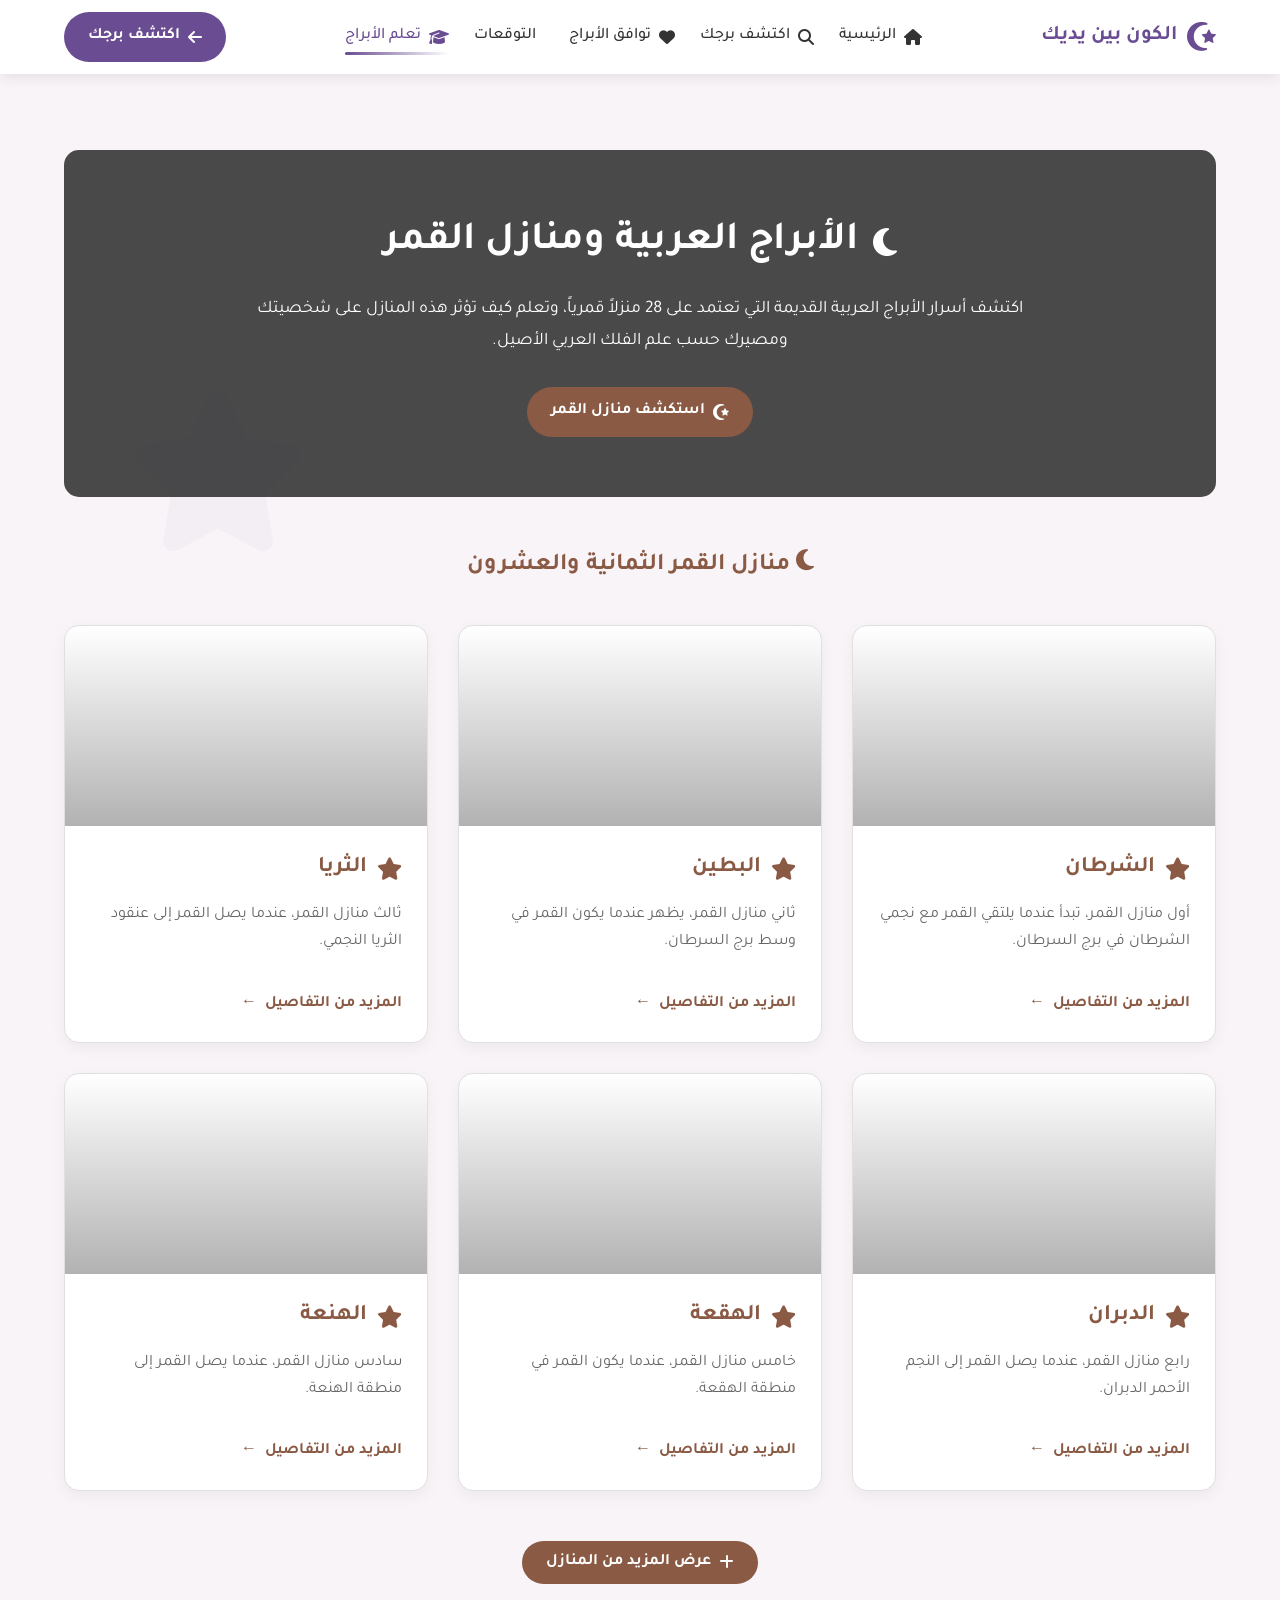
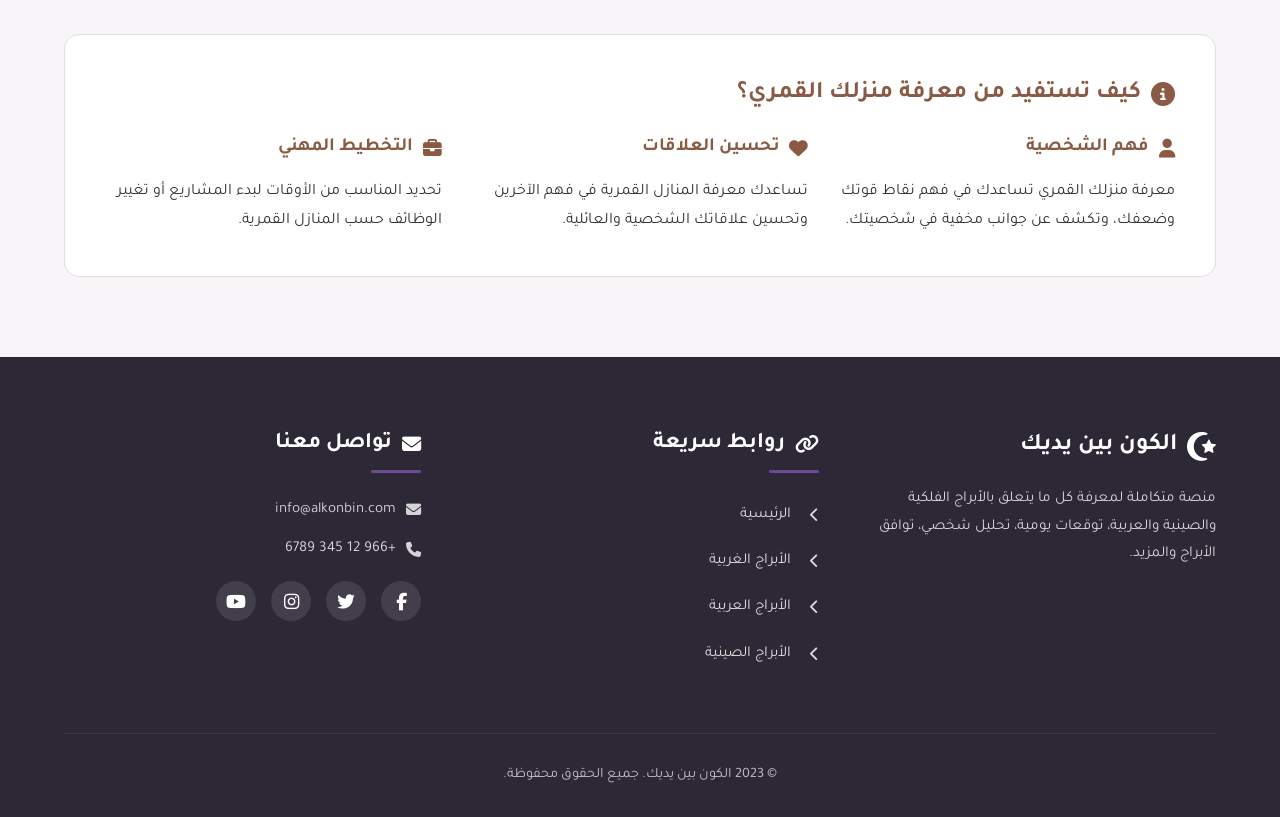
<file: arabic-zodiac.html>
<!DOCTYPE html>
<html lang="ar" dir="rtl">
<head>
    <meta charset="UTF-8">
    <meta name="viewport" content="width=device-width, initial-scale=1.0">
    <title>الكون بين يديك - الأبراج العربية</title>
    <link rel="stylesheet" href="https://cdnjs.cloudflare.com/ajax/libs/font-awesome/6.4.0/css/all.min.css">
    <link href="https://fonts.googleapis.com/css2?family=Tajawal:wght@400;500;700&display=swap" rel="stylesheet">
    <style>
        :root {
            --primary-color: #6a4c93;
            --primary-light: #8a6cb3;
            --arabic-color: #8a5a44;
            --arabic-light: #9c6b4f;
            --text-color: #333;
            --light-bg: #f9f4f8;
            --dark-bg: #2c2836;
            --white: #ffffff;
            --gray: #f5f5f5;
            --dark-gray: #e0e0e0;
        }

        * {
            margin: 0;
            padding: 0;
            box-sizing: border-box;
            font-family: 'Tajawal', sans-serif;
        }

        body {
            background-color: var(--light-bg);
            color: var(--text-color);
            line-height: 1.6;
        }

        .container {
            width: 90%;
            max-width: 1200px;
            margin: 0 auto;
        }

        /* تحسينات الأزرار */
        .btn {
            display: inline-flex;
            align-items: center;
            justify-content: center;
            gap: 8px;
            padding: 12px 24px;
            border-radius: 30px;
            font-weight: bold;
            transition: all 0.3s ease;
            text-align: center;
            cursor: pointer;
            border: none;
            font-size: 1rem;
            text-decoration: none;
        }

        .btn-primary {
            background-color: var(--primary-color);
            color: var(--white);
        }

        .btn-arabic {
            background-color: var(--arabic-color);
            color: var(--white);
        }

        .btn-primary:hover {
            background-color: var(--primary-light);
            transform: translateY(-2px);
            box-shadow: 0 4px 12px rgba(106, 76, 147, 0.3);
        }

        .btn-arabic:hover {
            background-color: var(--arabic-light);
            transform: translateY(-2px);
            box-shadow: 0 4px 12px rgba(138, 90, 68, 0.3);
        }

        /* تحسين الهيدر */
        .main-header {
            background-color: var(--white);
            box-shadow: 0 2px 15px rgba(0,0,0,0.1);
            position: fixed;
            width: 100%;
            top: 0;
            z-index: 1000;
            padding: 12px 0;
        }

        .main-header .container {
            display: flex;
            justify-content: space-between;
            align-items: center;
        }

        .logo {
            display: flex;
            align-items: center;
            gap: 10px;
            font-size: 1.3rem;
            font-weight: 700;
            color: var(--primary-color);
            text-decoration: none;
        }

        .logo-icon {
            font-size: 1.8rem;
            color: var(--primary-color);
        }

        .main-nav ul {
            display: flex;
            list-style: none;
            gap: 25px;
        }

        .main-nav a {
            color: var(--text-color);
            font-weight: 500;
            transition: all 0.3s;
            padding: 5px 0;
            position: relative;
            display: flex;
            align-items: center;
            gap: 8px;
            text-decoration: none;
        }

        .main-nav a.active,
        .main-nav a:hover {
            color: var(--primary-color);
        }

        .main-nav a.active:after {
            content: '';
            position: absolute;
            bottom: 0;
            left: 0;
            width: 100%;
            height: 3px;
            background: linear-gradient(90deg, var(--primary-color), transparent);
            border-radius: 3px;
        }

        .mobile-menu-btn {
            display: none;
            flex-direction: column;
            justify-content: space-between;
            width: 30px;
            height: 22px;
            cursor: pointer;
            background: none;
            border: none;
        }

        .mobile-menu-btn span {
            display: block;
            width: 100%;
            height: 3px;
            background-color: var(--primary-color);
            border-radius: 3px;
            transition: all 0.3s;
        }

        /* قسم الأبراج العربية */
        .arabic-zodiac-section {
            padding: 150px 0 80px;
            position: relative;
        }

        .arabic-zodiac-intro {
            background: linear-gradient(rgba(0, 0, 0, 0.7), rgba(0, 0, 0, 0.7)), url('https://images.unsplash.com/photo-1534447677768-be436bb09401?ixlib=rb-1.2.1&auto=format&fit=crop&w=1350&q=80') center/cover;
            color: white;
            padding: 60px 40px;
            border-radius: 15px;
            margin-bottom: 50px;
            position: relative;
            overflow: hidden;
            text-align: center;
        }

        .arabic-zodiac-intro-content {
            position: relative;
            z-index: 1;
            max-width: 800px;
            margin: 0 auto;
        }

        .arabic-zodiac-intro h1 {
            font-size: 2.5rem;
            margin-bottom: 20px;
            display: flex;
            align-items: center;
            justify-content: center;
            gap: 15px;
        }

        .arabic-zodiac-intro h1 i {
            font-size: 2rem;
        }

        .arabic-zodiac-intro p {
            font-size: 1.1rem;
            line-height: 1.8;
            margin-bottom: 30px;
        }

        .arabic-moon-houses {
            display: grid;
            grid-template-columns: repeat(auto-fill, minmax(300px, 1fr));
            gap: 30px;
            margin-bottom: 50px;
        }

        .moon-house-card {
            background-color: var(--white);
            border-radius: 15px;
            overflow: hidden;
            box-shadow: 0 5px 15px rgba(0,0,0,0.05);
            transition: all 0.3s;
            border: 1px solid var(--dark-gray);
        }

        .moon-house-card:hover {
            transform: translateY(-10px);
            box-shadow: 0 15px 30px rgba(0,0,0,0.1);
        }

        .moon-house-image {
            height: 200px;
            background-size: cover;
            background-position: center;
            position: relative;
        }

        .moon-house-image:before {
            content: '';
            position: absolute;
            top: 0;
            left: 0;
            width: 100%;
            height: 100%;
            background: linear-gradient(to top, rgba(0,0,0,0.3), transparent);
        }

        .moon-house-content {
            padding: 25px;
        }

        .moon-house-content h3 {
            color: var(--arabic-color);
            margin-bottom: 15px;
            font-size: 1.4rem;
            display: flex;
            align-items: center;
            gap: 10px;
        }

        .moon-house-content p {
            color: #666;
            margin-bottom: 20px;
            line-height: 1.7;
        }

        .moon-house-details {
            max-height: 0;
            overflow: hidden;
            transition: max-height 0.5s ease;
            padding: 0 20px;
        }

        .moon-house-card.active .moon-house-details {
            max-height: 500px;
            padding: 0 20px 20px;
        }

        .learn-more {
            color: var(--arabic-color);
            font-weight: 600;
            display: inline-flex;
            align-items: center;
            transition: all 0.3s;
            text-decoration: none;
            margin-top: 15px;
            cursor: pointer;
        }

        .learn-more:hover {
            color: var(--arabic-light);
        }

        .learn-more:after {
            content: '←';
            margin-right: 8px;
            transition: margin 0.3s;
        }

        .learn-more:hover:after {
            margin-right: 12px;
        }

        .learn-more.active:after {
            content: '↑';
        }

        /* تأثيرات إضافية */
        .floating-element {
            position: absolute;
            font-size: 10rem;
            opacity: 0.03;
            color: var(--primary-color);
            z-index: -1;
            animation: float 15s infinite ease-in-out;
        }

        @keyframes float {
            0%, 100% {
                transform: translateY(0) rotate(0deg);
            }
            50% {
                transform: translateY(-20px) rotate(5deg);
            }
        }

        /* الفوتر */
        .main-footer {
            background-color: var(--dark-bg);
            color: var(--white);
            padding: 70px 0 30px;
            position: relative;
        }

        .footer-grid {
            display: grid;
            grid-template-columns: repeat(auto-fit, minmax(250px, 1fr));
            gap: 40px;
            margin-bottom: 50px;
        }

        .footer-logo {
            display: flex;
            align-items: center;
            gap: 10px;
            font-size: 1.5rem;
            font-weight: 700;
            color: var(--white);
            margin-bottom: 20px;
            text-decoration: none;
        }

        .footer-logo i {
            font-size: 1.8rem;
        }

        .footer-about p {
            line-height: 1.8;
            opacity: 0.8;
            font-size: 0.95rem;
        }

        .footer-links h3,
        .footer-contact h3 {
            font-size: 1.4rem;
            margin-bottom: 25px;
            position: relative;
            padding-bottom: 10px;
            display: flex;
            align-items: center;
            gap: 10px;
        }

        .footer-links h3 i,
        .footer-contact h3 i {
            font-size: 1.2rem;
        }

        .footer-links h3:after,
        .footer-contact h3:after {
            content: '';
            position: absolute;
            bottom: 0;
            right: 0;
            width: 50px;
            height: 3px;
            background-color: var(--primary-color);
            border-radius: 2px;
        }

        .footer-links ul {
            list-style: none;
        }

        .footer-links li {
            margin-bottom: 12px;
        }

        .footer-links a {
            color: #ddd;
            transition: all 0.3s;
            display: flex;
            align-items: center;
            gap: 8px;
            padding: 5px 0;
            font-size: 0.95rem;
            text-decoration: none;
        }

        .footer-links a:hover {
            color: var(--white);
            padding-right: 10px;
        }

        .footer-links a i {
            font-size: 0.9rem;
            width: 20px;
        }

        .footer-contact p {
            margin-bottom: 15px;
            opacity: 0.8;
            font-size: 0.95rem;
            display: flex;
            align-items: center;
            gap: 10px;
        }

        .social-links {
            display: flex;
            gap: 15px;
            margin-top: 20px;
        }

        .social-links a {
            display: flex;
            align-items: center;
            justify-content: center;
            width: 40px;
            height: 40px;
            background-color: rgba(255,255,255,0.1);
            border-radius: 50%;
            transition: all 0.3s;
            text-decoration: none;
            color: var(--white);
        }

        .social-links a:hover {
            background-color: var(--primary-color);
            transform: translateY(-3px);
        }

        .social-links i {
            font-size: 1.1rem;
        }

        .copyright {
            text-align: center;
            padding-top: 30px;
            border-top: 1px solid rgba(255,255,255,0.1);
            opacity: 0.7;
            font-size: 0.9rem;
        }

        /* تصميم متجاوب */
        @media (max-width: 992px) {
            .arabic-moon-houses {
                grid-template-columns: repeat(auto-fill, minmax(250px, 1fr));
            }
        }

        @media (max-width: 768px) {
            .main-nav {
                display: none;
                position: fixed;
                top: 80px;
                right: 0;
                width: 280px;
                background-color: var(--white);
                padding: 20px;
                box-shadow: -5px 5px 15px rgba(0,0,0,0.1);
                border-radius: 0 0 0 15px;
            }
            
            .main-nav.active {
                display: block;
                animation: slideIn 0.3s ease-out;
            }
            
            @keyframes slideIn {
                from {
                    transform: translateX(100%);
                }
                to {
                    transform: translateX(0);
                }
            }
            
            .main-nav ul {
                flex-direction: column;
                gap: 15px;
            }
            
            .mobile-menu-btn {
                display: flex;
            }
            
            .mobile-menu-btn.active span:nth-child(1) {
                transform: translateY(9px) rotate(45deg);
            }
            
            .mobile-menu-btn.active span:nth-child(2) {
                opacity: 0;
            }
            
            .mobile-menu-btn.active span:nth-child(3) {
                transform: translateY(-9px) rotate(-45deg);
            }
            
            .header-cta {
                display: none;
            }
            
            .arabic-zodiac-section {
                padding: 120px 0 60px;
            }
            
            .arabic-zodiac-intro h1 {
                font-size: 2rem;
            }
        }

        @media (max-width: 576px) {
            .arabic-moon-houses {
                grid-template-columns: 1fr;
            }
            
            .footer-grid {
                grid-template-columns: 1fr;
            }
            
            .arabic-zodiac-intro {
                padding: 40px 20px;
            }
        }
    </style>
</head>
<body>
    <!-- شريط التنقل -->
    <header class="main-header">
        <div class="container">
            <a href="index.html" class="logo">
                <i class="fas fa-star-and-crescent logo-icon"></i>
                <span>الكون بين يديك</span>
            </a>
            <nav class="main-nav">
                <ul>
                    <li><a href="index.html"><i class="fas fa-home"></i> الرئيسية</a></li>
                    <li><a href="discover.html"><i class="fas fa-search"></i> اكتشف برجك</a></li>
                    <li><a href="compatibility.html"><i class="fas fa-heart"></i> توافق الأبراج</a></li>
                    <li><a href="predictions.html"><i class="fas fa-crystal-ball"></i> التوقعات</a></li>
                    <li><a href="learn.html" class="active"><i class="fas fa-graduation-cap"></i> تعلم الأبراج</a></li>
                </ul>
            </nav>
            <div class="header-cta">
                <a href="discover.html" class="btn btn-primary">
                    <i class="fas fa-arrow-left"></i> اكتشف برجك
                </a>
            </div>
            <button class="mobile-menu-btn">
                <span></span>
                <span></span>
                <span></span>
            </button>
        </div>
    </header>

    <!-- قسم الأبراج العربية -->
    <main class="arabic-zodiac-section">
        <i class="fas fa-star floating-element" style="top: 20%; left: 10%;"></i>
        <i class="fas fa-moon floating-element" style="bottom: 30%; right: 15%; animation-delay: 2s;"></i>
        
        <div class="container">
            <!-- مقدمة الأبراج العربية -->
            <div class="arabic-zodiac-intro">
                <div class="arabic-zodiac-intro-content">
                    <h1>
                        <i class="fas fa-moon"></i>
                        الأبراج العربية ومنازل القمر
                    </h1>
                    <p>اكتشف أسرار الأبراج العربية القديمة التي تعتمد على 28 منزلاً قمرياً، وتعلم كيف تؤثر هذه المنازل على شخصيتك ومصيرك حسب علم الفلك العربي الأصيل.</p>
                    <a href="#moon-houses" class="btn btn-arabic">
                        <i class="fas fa-star-and-crescent"></i> استكشف منازل القمر
                    </a>
                </div>
            </div>

            <!-- منازل القمر -->
            <h2 id="moon-houses" style="text-align: center; margin-bottom: 40px; color: var(--arabic-color);">
                <i class="fas fa-moon"></i>
                منازل القمر الثمانية والعشرون
            </h2>

            <div class="arabic-moon-houses">
                <!-- المنازل الـ28 -->
                <div class="moon-house-card">
                    <div class="moon-house-image" style="background-image: url('https://images.unsplash.com/photo-1614642264762-d0a3b8bf3700?ixlib=rb-1.2.1&auto=format&fit=crop&w=500&q=80');"></div>
                    <div class="moon-house-content">
                        <h3><i class="fas fa-star"></i> الشرطان</h3>
                        <p>أول منازل القمر، تبدأ عندما يلتقي القمر مع نجمي الشرطان في برج السرطان.</p>
                        <div class="moon-house-details">
                            <p><strong>التأثير:</strong> وقت مناسب لبدء المشاريع الجديدة واتخاذ القرارات المهمة.</p>
                            <p><strong>صفات المولود:</strong> طموح، شجاع، قيادي، يحب التحديات.</p>
                        </div>
                        <div class="learn-more">المزيد من التفاصيل</div>
                    </div>
                </div>

                <div class="moon-house-card">
                    <div class="moon-house-image" style="background-image: url('https://images.unsplash.com/photo-1534447677768-be436bb09401?ixlib=rb-1.2.1&auto=format&fit=crop&w=500&q=80');"></div>
                    <div class="moon-house-content">
                        <h3><i class="fas fa-star"></i> البطين</h3>
                        <p>ثاني منازل القمر، يظهر عندما يكون القمر في وسط برج السرطان.</p>
                        <div class="moon-house-details">
                            <p><strong>التأثير:</strong> وقت مناسب للاستقرار العائلي وبناء المنزل.</p>
                            <p><strong>صفات المولود:</strong> عاطفي، عائلي، محب للأمان والاستقرار.</p>
                        </div>
                        <div class="learn-more">المزيد من التفاصيل</div>
                    </div>
                </div>

                <div class="moon-house-card">
                    <div class="moon-house-image" style="background-image: url('https://images.unsplash.com/photo-1543722530-d2c3201371e7?ixlib=rb-1.2.1&auto=format&fit=crop&w=500&q=80');"></div>
                    <div class="moon-house-content">
                        <h3><i class="fas fa-star"></i> الثريا</h3>
                        <p>ثالث منازل القمر، عندما يصل القمر إلى عنقود الثريا النجمي.</p>
                        <div class="moon-house-details">
                            <p><strong>التأثير:</strong> وقت مناسب للتعلم واكتساب المعرفة.</p>
                            <p><strong>صفات المولود:</strong> ذكي، فضولي، محب للعلم والتعلم.</p>
                        </div>
                        <div class="learn-more">المزيد من التفاصيل</div>
                    </div>
                </div>

                <div class="moon-house-card">
                    <div class="moon-house-image" style="background-image: url('https://images.unsplash.com/photo-1462331940025-496dfbfc7564?ixlib=rb-1.2.1&auto=format&fit=crop&w=500&q=80');"></div>
                    <div class="moon-house-content">
                        <h3><i class="fas fa-star"></i> الدبران</h3>
                        <p>رابع منازل القمر، عندما يصل القمر إلى النجم الأحمر الدبران.</p>
                        <div class="moon-house-details">
                            <p><strong>التأثير:</strong> وقت مناسب لتعزيز الثقة بالنفس والقيادة.</p>
                            <p><strong>صفات المولود:</strong> قوي الشخصية، طموح، لديه إرادة صلبة.</p>
                        </div>
                        <div class="learn-more">المزيد من التفاصيل</div>
                    </div>
                </div>

                <div class="moon-house-card">
                    <div class="moon-house-image" style="background-image: url('https://images.unsplash.com/photo-1516589178581-6cd7833ae3b2?ixlib=rb-1.2.1&auto=format&fit=crop&w=500&q=80');"></div>
                    <div class="moon-house-content">
                        <h3><i class="fas fa-star"></i> الهقعة</h3>
                        <p>خامس منازل القمر، عندما يكون القمر في منطقة الهقعة.</p>
                        <div class="moon-house-details">
                            <p><strong>التأثير:</strong> وقت مناسب للتأمل والتفكير العميق.</p>
                            <p><strong>صفات المولود:</strong> مفكر، عميق، يحب الفلسفة والتحليل.</p>
                        </div>
                        <div class="learn-more">المزيد من التفاصيل</div>
                    </div>
                </div>

                <div class="moon-house-card">
                    <div class="moon-house-image" style="background-image: url('https://images.unsplash.com/photo-1483721310020-03333e577078?ixlib=rb-1.2.1&auto=format&fit=crop&w=500&q=80');"></div>
                    <div class="moon-house-content">
                        <h3><i class="fas fa-star"></i> الهنعة</h3>
                        <p>سادس منازل القمر، عندما يصل القمر إلى منطقة الهنعة.</p>
                        <div class="moon-house-details">
                            <p><strong>التأثير:</strong> وقت مناسب للراحة والاسترخاء.</p>
                            <p><strong>صفات المولود:</strong> هادئ، متزن، يحب السلام والاستقرار.</p>
                        </div>
                        <div class="learn-more">المزيد من التفاصيل</div>
                    </div>
                </div>

                <!-- يمكن إضافة المزيد من المنازل هنا -->
            </div>

            <!-- زر تحميل المزيد -->
            <div style="text-align: center; margin-top: 30px;">
                <button class="btn btn-arabic" id="load-more">
                    <i class="fas fa-plus"></i> عرض المزيد من المنازل
                </button>
            </div>

            <!-- معلومات إضافية -->
            <div style="background-color: var(--white); padding: 40px; border-radius: 15px; margin-top: 50px; border: 1px solid var(--dark-gray);">
                <h2 style="color: var(--arabic-color); margin-bottom: 20px; display: flex; align-items: center; gap: 10px;">
                    <i class="fas fa-info-circle"></i>
                    كيف تستفيد من معرفة منزلك القمري؟
                </h2>
                <div style="display: grid; grid-template-columns: repeat(auto-fit, minmax(300px, 1fr)); gap: 30px;">
                    <div>
                        <h3 style="color: var(--arabic-color); margin-bottom: 15px; display: flex; align-items: center; gap: 10px;">
                            <i class="fas fa-user"></i> فهم الشخصية
                        </h3>
                        <p style="line-height: 1.8;">معرفة منزلك القمري تساعدك في فهم نقاط قوتك وضعفك، وتكشف عن جوانب مخفية في شخصيتك.</p>
                    </div>
                    <div>
                        <h3 style="color: var(--arabic-color); margin-bottom: 15px; display: flex; align-items: center; gap: 10px;">
                            <i class="fas fa-heart"></i> تحسين العلاقات
                        </h3>
                        <p style="line-height: 1.8;">تساعدك معرفة المنازل القمرية في فهم الآخرين وتحسين علاقاتك الشخصية والعائلية.</p>
                    </div>
                    <div>
                        <h3 style="color: var(--arabic-color); margin-bottom: 15px; display: flex; align-items: center; gap: 10px;">
                            <i class="fas fa-briefcase"></i> التخطيط المهني
                        </h3>
                        <p style="line-height: 1.8;">تحديد المناسب من الأوقات لبدء المشاريع أو تغيير الوظائف حسب المنازل القمرية.</p>
                    </div>
                </div>
            </div>
        </div>
    </main>

    <!-- الفوتر -->
    <footer class="main-footer">
        <div class="container">
            <div class="footer-grid">
                <div class="footer-about">
                    <a href="index.html" class="footer-logo">
                        <i class="fas fa-star-and-crescent"></i>
                        <span>الكون بين يديك</span>
                    </a>
                    <p>منصة متكاملة لمعرفة كل ما يتعلق بالأبراج الفلكية والصينية والعربية، توقعات يومية، تحليل شخصي، توافق الأبراج والمزيد.</p>
                </div>
                <div class="footer-links">
                    <h3>
                        <i class="fas fa-link"></i>
                        روابط سريعة
                    </h3>
                    <ul>
                        <li><a href="index.html"><i class="fas fa-chevron-left"></i> الرئيسية</a></li>
                        <li><a href="discover.html"><i class="fas fa-chevron-left"></i> الأبراج الغربية</a></li>
                        <li><a href="arabic-zodiac.html"><i class="fas fa-chevron-left"></i> الأبراج العربية</a></li>
                        <li><a href="chinese-zodiac.html"><i class="fas fa-chevron-left"></i> الأبراج الصينية</a></li>
                    </ul>
                </div>
                <div class="footer-contact">
                    <h3>
                        <i class="fas fa-envelope"></i>
                        تواصل معنا
                    </h3>
                    <p>
                        <i class="fas fa-envelope"></i>
                        info@alkonbin.com
                    </p>
                    <p>
                        <i class="fas fa-phone"></i>
                        +966 12 345 6789
                    </p>
                    <div class="social-links">
                        <a href="#"><i class="fab fa-facebook-f"></i></a>
                        <a href="#"><i class="fab fa-twitter"></i></a>
                        <a href="#"><i class="fab fa-instagram"></i></a>
                        <a href="#"><i class="fab fa-youtube"></i></a>
                    </div>
                </div>
            </div>
            <div class="copyright">
                <p>© 2023 الكون بين يديك. جميع الحقوق محفوظة.</p>
            </div>
        </div>
    </footer>

    <!-- السكريبتات -->
    <script>
        document.addEventListener('DOMContentLoaded', function() {
            // القائمة المتنقلة
            const mobileMenuBtn = document.querySelector('.mobile-menu-btn');
            const mainNav = document.querySelector('.main-nav');
            
            if (mobileMenuBtn && mainNav) {
                mobileMenuBtn.addEventListener('click', () => {
                    mainNav.classList.toggle('active');
                    mobileMenuBtn.classList.toggle('active');
                });
            }

            // تفاصيل منازل القمر
            const learnMoreBtns = document.querySelectorAll('.learn-more');
            learnMoreBtns.forEach(btn => {
                btn.addEventListener('click', function() {
                    const card = this.closest('.moon-house-card');
                    card.classList.toggle('active');
                    this.classList.toggle('active');
                });
            });

            // تأثيرات عند التمرير
            window.addEventListener('scroll', function() {
                const moonHouses = document.querySelectorAll('.moon-house-card');
                moonHouses.forEach((house, index) => {
                    const housePosition = house.getBoundingClientRect().top;
                    const screenPosition = window.innerHeight / 1.3;
                    
                    if (housePosition < screenPosition) {
                        house.style.transitionDelay = `${index * 0.1}s`;
                        house.style.opacity = '1';
                        house.style.transform = 'translateY(0)';
                    }
                });
            });

            // زر تحميل المزيد
            const loadMoreBtn = document.getElementById('load-more');
            if (loadMoreBtn) {
                loadMoreBtn.addEventListener('click', function() {
                    // هنا يمكن إضافة المزيد من المنازل عبر AJAX أو عرضها
                    alert('سيتم تحميل المزيد من المنازل القمرية في التحديثات القادمة');
                });
            }

            // تهيئة العناصر للتحريك
            const moonHouses = document.querySelectorAll('.moon-house-card');
            moonHouses.forEach(house => {
                house.style.opacity = '0';
                house.style.transform = 'translateY(20px)';
                house.style.transition = 'all 0.5s ease';
            });
        });
    </script>
</body>
</html>
</file>
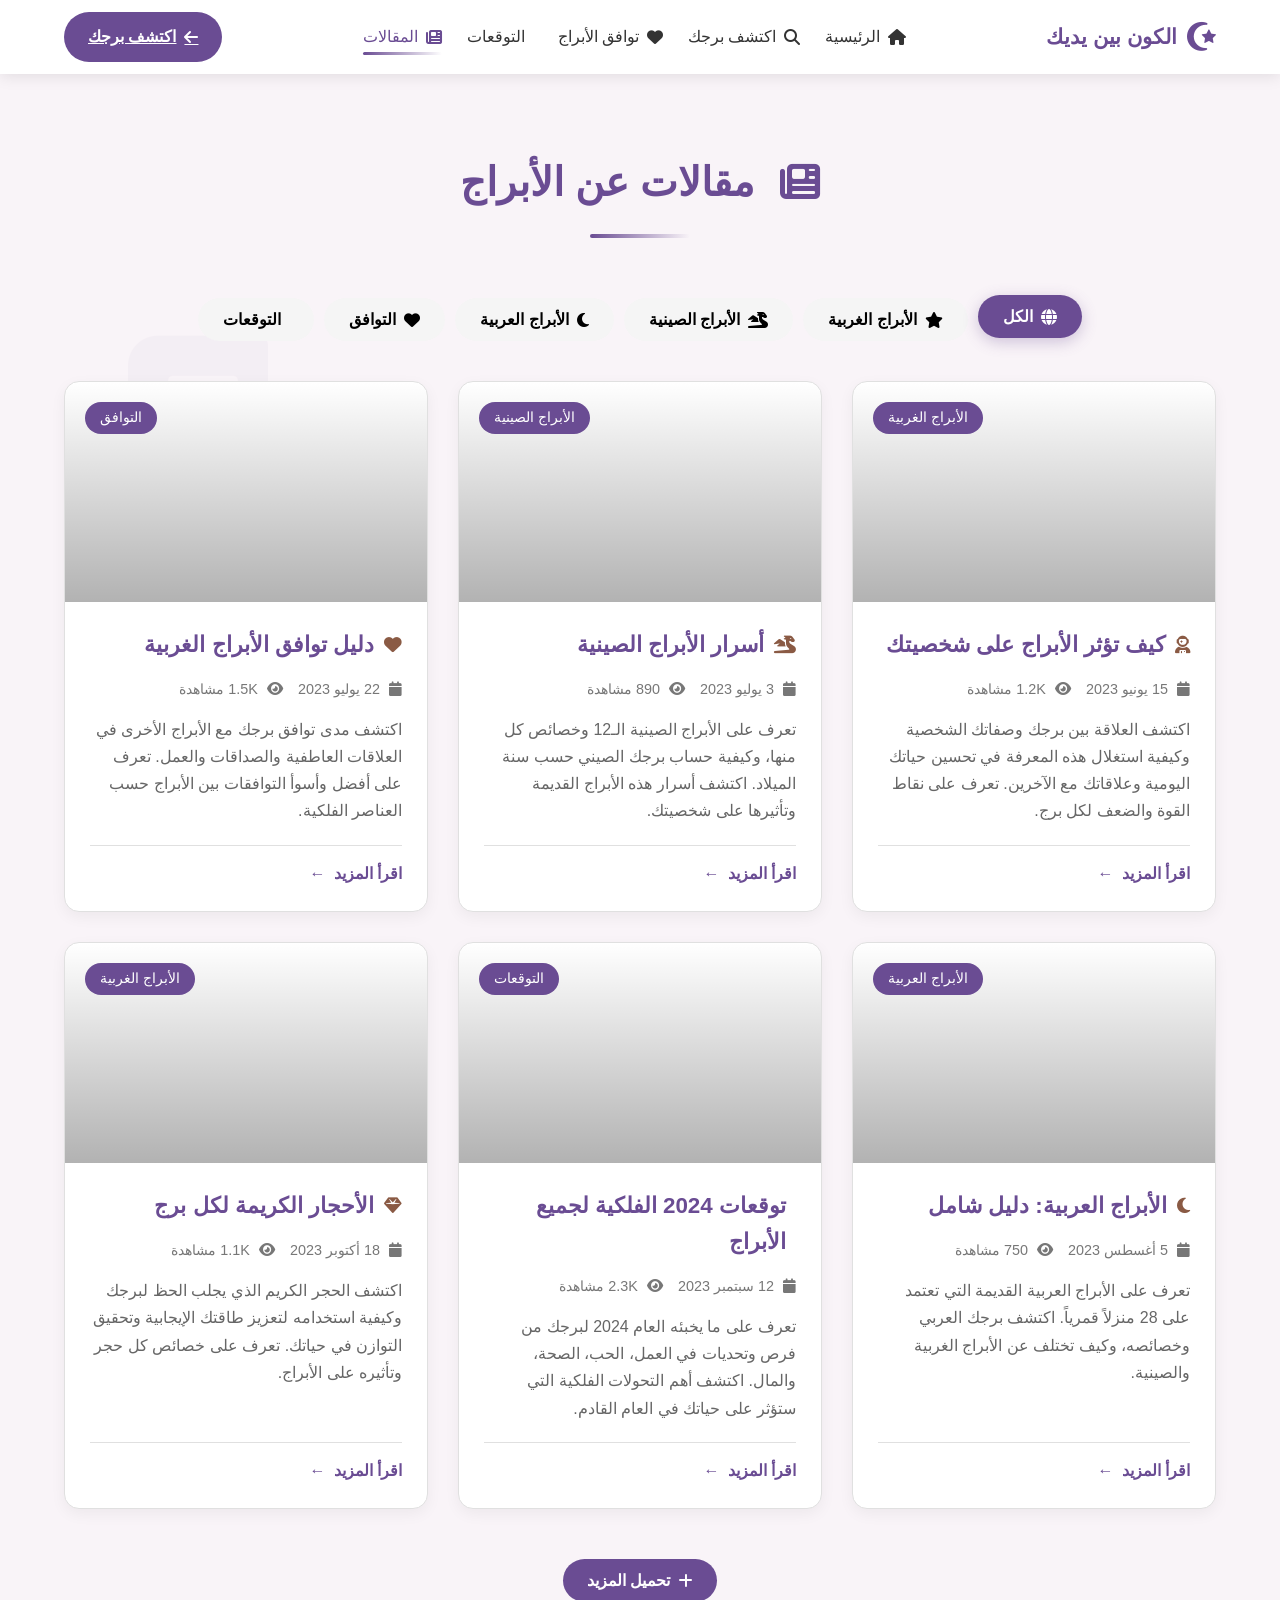
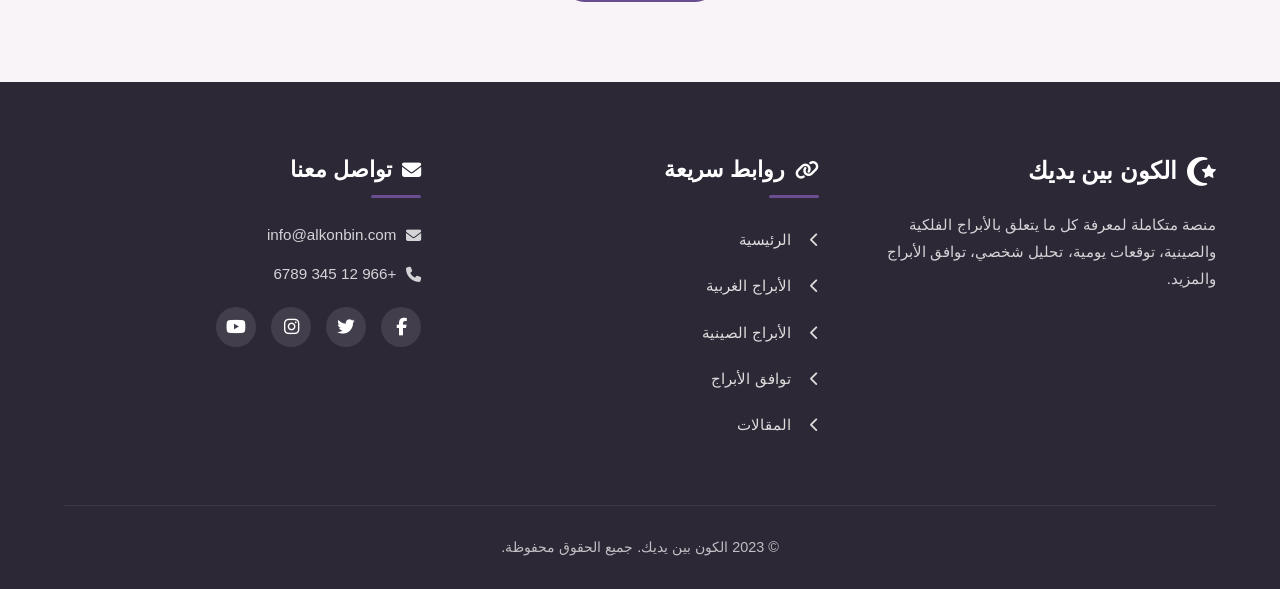
<file: articles.html>
<!DOCTYPE html>
<html lang="ar" dir="rtl">
<head>
    <meta charset="UTF-8">
    <meta name="viewport" content="width=device-width, initial-scale=1.0">
    <title>الكون بين يديك - المقالات</title>
    <link rel="stylesheet" href="https://cdnjs.cloudflare.com/ajax/libs/font-awesome/6.4.0/css/all.min.css">
    <style>
        :root {
            --primary-color: #6a4c93;
            --primary-light: #8a6cb3;
            --secondary-color: #8a5a44;
            --chinese-color: #c52a2a;
            --text-color: #333;
            --light-bg: #f9f4f8;
            --dark-bg: #2c2836;
            --white: #ffffff;
            --gray: #f5f5f5;
            --dark-gray: #e0e0e0;
        }

        * {
            margin: 0;
            padding: 0;
            box-sizing: border-box;
            font-family: 'Tajawal', sans-serif;
        }

        body {
            background-color: var(--light-bg);
            color: var(--text-color);
            line-height: 1.6;
        }

        .container {
            width: 90%;
            max-width: 1200px;
            margin: 0 auto;
        }

        /* تحسينات الأزرار */
        .btn {
            display: inline-flex;
            align-items: center;
            gap: 8px;
            padding: 12px 24px;
            border-radius: 30px;
            font-weight: bold;
            transition: all 0.3s ease;
            text-align: center;
            cursor: pointer;
            border: none;
            font-size: 1rem;
        }

        .btn-primary {
            background-color: var(--primary-color);
            color: var(--white);
        }

        .btn-primary:hover {
            background-color: var(--primary-light);
            transform: translateY(-2px);
            box-shadow: 0 4px 12px rgba(106, 76, 147, 0.3);
        }

        /* تحسين الهيدر */
        .main-header {
            background-color: var(--white);
            box-shadow: 0 2px 15px rgba(0,0,0,0.1);
            position: fixed;
            width: 100%;
            top: 0;
            z-index: 1000;
            padding: 12px 0;
        }

        .main-header .container {
            display: flex;
            justify-content: space-between;
            align-items: center;
        }

        .logo {
            display: flex;
            align-items: center;
            gap: 10px;
            font-size: 1.3rem;
            font-weight: 700;
            color: var(--primary-color);
        }

        .logo-icon {
            font-size: 1.8rem;
            color: var(--primary-color);
        }

        .main-nav ul {
            display: flex;
            list-style: none;
            gap: 25px;
        }

        .main-nav a {
            color: var(--text-color);
            font-weight: 500;
            transition: all 0.3s;
            padding: 5px 0;
            position: relative;
            display: flex;
            align-items: center;
            gap: 8px;
            text-decoration: none;
        }

        .main-nav a.active,
        .main-nav a:hover {
            color: var(--primary-color);
        }

        .main-nav a.active:after {
            content: '';
            position: absolute;
            bottom: 0;
            left: 0;
            width: 100%;
            height: 3px;
            background: linear-gradient(90deg, var(--primary-color), transparent);
            border-radius: 3px;
        }

        .mobile-menu-btn {
            display: none;
            flex-direction: column;
            justify-content: space-between;
            width: 30px;
            height: 22px;
            cursor: pointer;
        }

        .mobile-menu-btn span {
            display: block;
            width: 100%;
            height: 3px;
            background-color: var(--primary-color);
            border-radius: 3px;
            transition: all 0.3s;
        }

        /* قسم المقالات الرئيسي */
        .articles-main-section {
            padding: 150px 0 80px;
            position: relative;
        }

        .section-title {
            text-align: center;
            font-size: 2.5rem;
            color: var(--primary-color);
            margin-bottom: 60px;
            position: relative;
        }

        .section-title:after {
            content: '';
            display: block;
            width: 100px;
            height: 4px;
            background: linear-gradient(90deg, var(--primary-color), transparent);
            margin: 20px auto 0;
            border-radius: 2px;
        }

        .section-title i {
            margin-left: 15px;
        }

        /* نظام التبويب */
        .articles-tabs {
            display: flex;
            justify-content: center;
            gap: 10px;
            margin-bottom: 40px;
            flex-wrap: wrap;
        }

        .articles-tab {
            padding: 12px 25px;
            border-radius: 30px;
            border: none;
            font-weight: 600;
            cursor: pointer;
            transition: all 0.3s;
            background-color: var(--gray);
            display: flex;
            align-items: center;
            gap: 8px;
            font-size: 1rem;
        }

        .articles-tab:hover {
            transform: translateY(-3px);
            box-shadow: 0 4px 12px rgba(0,0,0,0.1);
        }

        .articles-tab.active {
            background-color: var(--primary-color);
            color: white;
            transform: translateY(-3px);
            box-shadow: 0 4px 15px rgba(106, 76, 147, 0.3);
        }

        /* شبكة المقالات */
        .articles-grid {
            display: grid;
            grid-template-columns: repeat(auto-fill, minmax(350px, 1fr));
            gap: 30px;
            margin-bottom: 50px;
        }

        .article-card {
            background-color: var(--white);
            border-radius: 15px;
            overflow: hidden;
            box-shadow: 0 5px 15px rgba(0,0,0,0.05);
            transition: all 0.3s;
            border: 1px solid var(--dark-gray);
            display: flex;
            flex-direction: column;
            height: 100%;
        }

        .article-card:hover {
            transform: translateY(-10px);
            box-shadow: 0 15px 30px rgba(0,0,0,0.1);
        }

        .article-image {
            height: 220px;
            background-size: cover;
            background-position: center;
            position: relative;
        }

        .article-image:before {
            content: '';
            position: absolute;
            top: 0;
            left: 0;
            width: 100%;
            height: 100%;
            background: linear-gradient(to top, rgba(0,0,0,0.3), transparent);
        }

        .article-category {
            position: absolute;
            top: 20px;
            left: 20px;
            background-color: var(--primary-color);
            color: white;
            padding: 5px 15px;
            border-radius: 30px;
            font-size: 0.85rem;
            font-weight: 500;
        }

        .article-content {
            padding: 25px;
            flex-grow: 1;
            display: flex;
            flex-direction: column;
        }

        .article-content h3 {
            color: var(--primary-color);
            margin-bottom: 15px;
            font-size: 1.4rem;
            display: flex;
            align-items: center;
            gap: 10px;
        }

        .article-content h3 i {
            font-size: 1.1rem;
            color: var(--secondary-color);
        }

        .article-meta {
            display: flex;
            align-items: center;
            gap: 15px;
            margin-bottom: 15px;
            font-size: 0.9rem;
            color: #777;
        }

        .article-meta i {
            margin-left: 5px;
        }

        .article-excerpt {
            color: #666;
            margin-bottom: 20px;
            line-height: 1.7;
            flex-grow: 1;
        }

        .read-more {
            color: var(--primary-color);
            font-weight: 600;
            display: inline-flex;
            align-items: center;
            transition: all 0.3s;
            text-decoration: none;
            margin-top: auto;
            padding-top: 15px;
            border-top: 1px solid var(--dark-gray);
        }

        .read-more:hover {
            color: var(--primary-light);
        }

        .read-more:after {
            content: '←';
            margin-right: 8px;
            transition: margin 0.3s;
        }

        .read-more:hover:after {
            margin-right: 12px;
        }

        /* تفاصيل المقال */
        .article-details {
            display: none;
            background-color: var(--white);
            border-radius: 15px;
            padding: 30px;
            margin-top: 20px;
            box-shadow: 0 5px 15px rgba(0,0,0,0.05);
            border: 1px solid var(--dark-gray);
        }

        .article-details.active {
            display: block;
            animation: fadeIn 0.5s ease;
        }

        @keyframes fadeIn {
            from { opacity: 0; transform: translateY(10px); }
            to { opacity: 1; transform: translateY(0); }
        }

        .article-details-header {
            margin-bottom: 25px;
        }

        .article-details-title {
            font-size: 1.8rem;
            color: var(--primary-color);
            margin-bottom: 10px;
        }

        .article-details-meta {
            display: flex;
            align-items: center;
            gap: 20px;
            color: #777;
            margin-bottom: 20px;
        }

        .article-details-image {
            width: 100%;
            height: 400px;
            background-size: cover;
            background-position: center;
            border-radius: 10px;
            margin-bottom: 25px;
        }

        .article-details-content {
            line-height: 1.8;
            font-size: 1.1rem;
        }

        .article-details-content p {
            margin-bottom: 20px;
        }

        .article-details-content h2 {
            color: var(--primary-color);
            margin: 30px 0 15px;
            font-size: 1.5rem;
        }

        .article-details-content ul,
        .article-details-content ol {
            margin-bottom: 20px;
            padding-right: 20px;
        }

        .article-details-content li {
            margin-bottom: 10px;
        }

        .close-details {
            display: inline-flex;
            align-items: center;
            gap: 8px;
            padding: 10px 20px;
            background-color: var(--primary-color);
            color: white;
            border-radius: 30px;
            margin-top: 30px;
            cursor: pointer;
            transition: all 0.3s;
            border: none;
            font-weight: 500;
        }

        .close-details:hover {
            background-color: var(--primary-light);
            transform: translateY(-3px);
        }

        /* زر التحميل المزيد */
        .load-more {
            text-align: center;
            margin-top: 40px;
        }

        /* تأثيرات إضافية */
        .floating-element {
            position: absolute;
            font-size: 10rem;
            opacity: 0.03;
            color: var(--primary-color);
            z-index: -1;
            animation: float 15s infinite ease-in-out;
        }

        @keyframes float {
            0%, 100% {
                transform: translateY(0) rotate(0deg);
            }
            50% {
                transform: translateY(-20px) rotate(5deg);
            }
        }

        /* الفوتر */
        .main-footer {
            background-color: var(--dark-bg);
            color: var(--white);
            padding: 70px 0 30px;
            position: relative;
        }

        .footer-grid {
            display: grid;
            grid-template-columns: repeat(auto-fit, minmax(250px, 1fr));
            gap: 40px;
            margin-bottom: 50px;
        }

        .footer-logo {
            display: flex;
            align-items: center;
            gap: 10px;
            font-size: 1.5rem;
            font-weight: 700;
            color: var(--white);
            margin-bottom: 20px;
        }

        .footer-logo i {
            font-size: 1.8rem;
        }

        .footer-about p {
            line-height: 1.8;
            opacity: 0.8;
            font-size: 0.95rem;
        }

        .footer-links h3,
        .footer-contact h3 {
            font-size: 1.4rem;
            margin-bottom: 25px;
            position: relative;
            padding-bottom: 10px;
            display: flex;
            align-items: center;
            gap: 10px;
        }

        .footer-links h3 i,
        .footer-contact h3 i {
            font-size: 1.2rem;
        }

        .footer-links h3:after,
        .footer-contact h3:after {
            content: '';
            position: absolute;
            bottom: 0;
            right: 0;
            width: 50px;
            height: 3px;
            background-color: var(--primary-color);
            border-radius: 2px;
        }

        .footer-links ul {
            list-style: none;
        }

        .footer-links li {
            margin-bottom: 12px;
        }

        .footer-links a {
            color: #ddd;
            transition: all 0.3s;
            display: flex;
            align-items: center;
            gap: 8px;
            padding: 5px 0;
            font-size: 0.95rem;
            text-decoration: none;
        }

        .footer-links a:hover {
            color: var(--white);
            padding-right: 10px;
        }

        .footer-links a i {
            font-size: 0.9rem;
            width: 20px;
        }

        .footer-contact p {
            margin-bottom: 15px;
            opacity: 0.8;
            font-size: 0.95rem;
            display: flex;
            align-items: center;
            gap: 10px;
        }

        .social-links {
            display: flex;
            gap: 15px;
            margin-top: 20px;
        }

        .social-links a {
            display: flex;
            align-items: center;
            justify-content: center;
            width: 40px;
            height: 40px;
            background-color: rgba(255,255,255,0.1);
            border-radius: 50%;
            transition: all 0.3s;
            text-decoration: none;
            color: var(--white);
        }

        .social-links a:hover {
            background-color: var(--primary-color);
            transform: translateY(-3px);
        }

        .social-links i {
            font-size: 1.1rem;
        }

        .copyright {
            text-align: center;
            padding-top: 30px;
            border-top: 1px solid rgba(255,255,255,0.1);
            opacity: 0.7;
            font-size: 0.9rem;
        }

        /* تصميم متجاوب */
        @media (max-width: 992px) {
            .articles-grid {
                grid-template-columns: repeat(auto-fill, minmax(300px, 1fr));
            }
            
            .article-details-image {
                height: 300px;
            }
        }

        @media (max-width: 768px) {
            .main-nav {
                display: none;
                position: fixed;
                top: 80px;
                right: 0;
                width: 280px;
                background-color: var(--white);
                padding: 20px;
                box-shadow: -5px 5px 15px rgba(0,0,0,0.1);
                border-radius: 0 0 0 15px;
            }
            
            .main-nav.active {
                display: block;
                animation: slideIn 0.3s ease-out;
            }
            
            @keyframes slideIn {
                from {
                    transform: translateX(100%);
                }
                to {
                    transform: translateX(0);
                }
            }
            
            .main-nav ul {
                flex-direction: column;
                gap: 15px;
            }
            
            .mobile-menu-btn {
                display: flex;
            }
            
            .mobile-menu-btn.active span:nth-child(1) {
                transform: translateY(9px) rotate(45deg);
            }
            
            .mobile-menu-btn.active span:nth-child(2) {
                opacity: 0;
            }
            
            .mobile-menu-btn.active span:nth-child(3) {
                transform: translateY(-9px) rotate(-45deg);
            }
            
            .header-cta {
                display: none;
            }
            
            .articles-main-section {
                padding: 120px 0 60px;
            }
            
            .section-title {
                font-size: 2rem;
            }
            
            .article-details-title {
                font-size: 1.5rem;
            }
            
            .article-details-content {
                font-size: 1rem;
            }
        }

        @media (max-width: 576px) {
            .articles-tabs {
                justify-content: flex-start;
                overflow-x: auto;
                padding-bottom: 10px;
                scrollbar-width: none;
            }
            
            .articles-tabs::-webkit-scrollbar {
                display: none;
            }
            
            .articles-tab {
                flex-shrink: 0;
            }
            
            .articles-grid {
                grid-template-columns: 1fr;
            }
            
            .article-image {
                height: 180px;
            }
            
            .article-details-image {
                height: 200px;
            }
            
            .footer-grid {
                grid-template-columns: 1fr;
            }
        }
    </style>
</head>
<body>
    <!-- شريط التنقل -->
    <header class="main-header">
        <div class="container">
            <div class="logo">
                <i class="fas fa-star-and-crescent logo-icon"></i>
                <span>الكون بين يديك</span>
            </div>
            <nav class="main-nav">
                <ul>
                    <li><a href="index.html"><i class="fas fa-home"></i> الرئيسية</a></li>
                    <li><a href="discover.html"><i class="fas fa-search"></i> اكتشف برجك</a></li>
                    <li><a href="compatibility.html"><i class="fas fa-heart"></i> توافق الأبراج</a></li>
                    <li><a href="predictions.html"><i class="fas fa-crystal-ball"></i> التوقعات</a></li>
                    <li><a href="articles.html" class="active"><i class="fas fa-newspaper"></i> المقالات</a></li>
                </ul>
            </nav>
            <div class="header-cta">
                <a href="discover.html" class="btn btn-primary">
                    <i class="fas fa-arrow-left"></i> اكتشف برجك
                </a>
            </div>
            <div class="mobile-menu-btn">
                <span></span>
                <span></span>
                <span></span>
            </div>
        </div>
    </header>

    <!-- المحتوى الرئيسي -->
    <main class="articles-main-section">
        <i class="fas fa-book floating-element" style="top: 20%; left: 10%;"></i>
        <i class="fas fa-pen floating-element" style="bottom: 30%; right: 15%; animation-delay: 2s;"></i>
        
        <div class="container">
            <h2 class="section-title">
                <i class="fas fa-newspaper"></i>
                مقالات عن الأبراج
            </h2>
            
            <!-- تبويبات التصنيف -->
            <div class="articles-tabs">
                <button class="articles-tab active" data-category="all">
                    <i class="fas fa-globe"></i> الكل
                </button>
                <button class="articles-tab" data-category="western">
                    <i class="fas fa-star"></i> الأبراج الغربية
                </button>
                <button class="articles-tab" data-category="chinese">
                    <i class="fas fa-dragon"></i> الأبراج الصينية
                </button>
                <button class="articles-tab" data-category="arabic">
                    <i class="fas fa-moon"></i> الأبراج العربية
                </button>
                <button class="articles-tab" data-category="compatibility">
                    <i class="fas fa-heart"></i> التوافق
                </button>
                <button class="articles-tab" data-category="predictions">
                    <i class="fas fa-crystal-ball"></i> التوقعات
                </button>
            </div>
            
            <!-- شبكة المقالات -->
            <div class="articles-grid" id="articles-grid">
                <!-- المقال 1 -->
                <article class="article-card" data-category="western">
                    <div class="article-image" style="background-image: url('https://images.unsplash.com/photo-1534447677768-be436bb09401?ixlib=rb-1.2.1&auto=format&fit=crop&w=500&q=80');">
                        <span class="article-category">الأبراج الغربية</span>
                    </div>
                    <div class="article-content">
                        <h3>
                            <i class="fas fa-user-astronaut"></i>
                            كيف تؤثر الأبراج على شخصيتك
                        </h3>
                        <div class="article-meta">
                            <span><i class="fas fa-calendar"></i> 15 يونيو 2023</span>
                            <span><i class="fas fa-eye"></i> 1.2K مشاهدة</span>
                        </div>
                        <p class="article-excerpt">
                            اكتشف العلاقة بين برجك وصفاتك الشخصية وكيفية استغلال هذه المعرفة في تحسين حياتك اليومية وعلاقاتك مع الآخرين. تعرف على نقاط القوة والضعف لكل برج.
                        </p>
                        <a href="#" class="read-more" data-article="1">اقرأ المزيد</a>
                    </div>
                    
                    <!-- تفاصيل المقال -->
                    <div class="article-details" id="article-details-1">
                        <div class="article-details-header">
                            <h2 class="article-details-title">كيف تؤثر الأبراج على شخصيتك</h2>
                            <div class="article-details-meta">
                                <span><i class="fas fa-calendar"></i> 15 يونيو 2023</span>
                                <span><i class="fas fa-eye"></i> 1.2K مشاهدة</span>
                                <span><i class="fas fa-tag"></i> الأبراج الغربية</span>
                            </div>
                        </div>
                        <div class="article-details-image" style="background-image: url('https://images.unsplash.com/photo-1534447677768-be436bb09401?ixlib=rb-1.2.1&auto=format&fit=crop&w=1000&q=80');"></div>
                        <div class="article-details-content">
                            <p>لطالما اعتقد البشر منذ القدم أن للأبراج تأثيرًا على شخصياتنا وسلوكياتنا. في هذا المقال، سنستكشف كيف يمكن لبرجك الفلكي أن يؤثر على شخصيتك، وكيف يمكنك استخدام هذه المعرفة لتحسين حياتك.</p>
                            
                            <h2>الأبراج وعلم النفس</h2>
                            <p>تشير الدراسات إلى أن هناك علاقة بين تاريخ ميلاد الشخص وصفاته الشخصية. بينما يرفض بعض العلماء هذه الفكرة، إلا أن الكثيرين يجدون تطابقًا بين صفاتهم وصفات برجهم.</p>
                            
                            <h2>نقاط القوة والضعف لكل برج</h2>
                            <p>كل برج فلكي له مجموعة من الصفات المميزة:</p>
                            <ul>
                                <li><strong>الحمل (21 مارس - 19 أبريل):</strong> قيادي، شجاع، متسرع</li>
                                <li><strong>الثور (20 أبريل - 20 مايو):</strong> عملي، صبور، عنيد</li>
                                <li><strong>الجوزاء (21 مايو - 20 يونيو):</strong> اجتماعي، فضولي، متقلب</li>
                                <li><strong>السرطان (21 يونيو - 22 يوليو):</strong> عاطفي، حنون، حساس</li>
                                <li><strong>الأسد (23 يوليو - 22 أغسطس):</strong> كريم، واثق، متعجرف</li>
                                <li><strong>العذراء (23 أغسطس - 22 سبتمبر):</strong> منظم، دقيق، قلق</li>
                                <li><strong>الميزان (23 سبتمبر - 22 أكتوبر):</strong> عادل، اجتماعي، متردد</li>
                                <li><strong>العقرب (23 أكتوبر - 21 نوفمبر):</strong> غامض، عاطفي، متشكك</li>
                                <li><strong>القوس (22 نوفمبر - 21 ديسمبر):</strong> مغامر، متفائل، غير صبور</li>
                                <li><strong>الجدي (22 ديسمبر - 19 يناير):</strong> طموح، مسؤول، متشائم</li>
                                <li><strong>الدلو (20 يناير - 18 فبراير):</strong> مستقل، إنساني، غير عاطفي</li>
                                <li><strong>الحوت (19 فبراير - 20 مارس):</strong> حدسي، عاطفي، هارب من الواقع</li>
                            </ul>
                            
                            <h2>كيف تستفيد من معرفة برجك</h2>
                            <p>يمكنك استخدام معرفتك ببرجك لتطوير نفسك:</p>
                            <ol>
                                <li>تعرف على نقاط قوتك واستغلها</li>
                                <li>اعمل على تحسين نقاط ضعفك</li>
                                <li>افهم كيفية تفاعلك مع الآخرين</li>
                                <li>اختر المهن والهوايات المناسبة لصفاتك</li>
                            </ol>
                            
                            <p>في النهاية، تذكر أن الأبراج هي مجرد دليل وليس حتمية. لديك دائمًا حرية الاختيار والقدرة على تغيير نفسك للأفضل.</p>
                        </div>
                        <button class="close-details">
                            <i class="fas fa-times"></i> إغلاق المقال
                        </button>
                    </div>
                </article>
                
                <!-- المقال 2 -->
                <article class="article-card" data-category="chinese">
                    <div class="article-image" style="background-image: url('https://images.unsplash.com/photo-1548188489-06d58a6e598f?ixlib=rb-1.2.1&auto=format&fit=crop&w=500&q=80');">
                        <span class="article-category">الأبراج الصينية</span>
                    </div>
                    <div class="article-content">
                        <h3>
                            <i class="fas fa-dragon"></i>
                            أسرار الأبراج الصينية
                        </h3>
                        <div class="article-meta">
                            <span><i class="fas fa-calendar"></i> 3 يوليو 2023</span>
                            <span><i class="fas fa-eye"></i> 890 مشاهدة</span>
                        </div>
                        <p class="article-excerpt">
                            تعرف على الأبراج الصينية الـ12 وخصائص كل منها، وكيفية حساب برجك الصيني حسب سنة الميلاد. اكتشف أسرار هذه الأبراج القديمة وتأثيرها على شخصيتك.
                        </p>
                        <a href="#" class="read-more" data-article="2">اقرأ المزيد</a>
                    </div>
                    
                    <!-- تفاصيل المقال -->
                    <div class="article-details" id="article-details-2">
                        <div class="article-details-header">
                            <h2 class="article-details-title">أسرار الأبراج الصينية</h2>
                            <div class="article-details-meta">
                                <span><i class="fas fa-calendar"></i> 3 يوليو 2023</span>
                                <span><i class="fas fa-eye"></i> 890 مشاهدة</span>
                                <span><i class="fas fa-tag"></i> الأبراج الصينية</span>
                            </div>
                        </div>
                        <div class="article-details-image" style="background-image: url('https://images.unsplash.com/photo-1548188489-06d58a6e598f?ixlib=rb-1.2.1&auto=format&fit=crop&w=1000&q=80');"></div>
                        <div class="article-details-content">
                            <p>تمثل الأبراج الصينية جزءًا مهمًا من الثقافة الصينية القديمة، حيث يعود تاريخها إلى أكثر من 2000 عام. في هذا المقال، سنستكشف أسرار هذه الأبراج وكيفية تأثيرها على شخصياتنا.</p>
                            
                            <h2>أصل الأبراج الصينية</h2>
                            <p>تقول الأسطورة الصينية أن الإمبراطور السماوي دعا جميع الحيوانات إلى حفل، لكن 12 حيوانًا فقط حضرت. كتقدير لهم، قرر الإمبراطور تسمية كل سنة باسم أحد هذه الحيوانات حسب ترتيب وصولهم.</p>
                            
                            <h2>كيف تحسب برجك الصيني</h2>
                            <p>يعتمد البرج الصيني على السنة القمرية التي ولدت فيها. يمكنك تحديد برجك باستخدام الجدول التالي:</p>
                            
                            <ul>
                                <li><strong>الفأر:</strong> 2020, 2008, 1996, 1984, 1972, 1960</li>
                                <li><strong>الثور:</strong> 2021, 2009, 1997, 1985, 1973, 1961</li>
                                <li><strong>النمر:</strong> 2022, 2010, 1998, 1986, 1974, 1962</li>
                                <li><strong>الأرنب:</strong> 2023, 2011, 1999, 1987, 1975, 1963</li>
                                <li><strong>التنين:</strong> 2024, 2012, 2000, 1988, 1976, 1964</li>
                                <li><strong>الأفعى:</strong> 2025, 2013, 2001, 1989, 1977, 1965</li>
                                <li><strong>الحصان:</strong> 2026, 2014, 2002, 1990, 1978, 1966</li>
                                <li><strong>العنزة:</strong> 2027, 2015, 2003, 1991, 1979, 1967</li>
                                <li><strong>القرد:</strong> 2028, 2016, 2004, 1992, 1980, 1968</li>
                                <li><strong>الديك:</strong> 2029, 2017, 2005, 1993, 1981, 1969</li>
                                <li><strong>الكلب:</strong> 2030, 2018, 2006, 1994, 1982, 1970</li>
                                <li><strong>الخنزير:</strong> 2031, 2019, 2007, 1995, 1983, 1971</li>
                            </ul>
                            
                            <h2>صفات الأبراج الصينية</h2>
                            <p>كل برج صيني له صفات مميزة:</p>
                            <ul>
                                <li><strong>الفأر:</strong> ذكي، سريع البديهة، اجتماعي</li>
                                <li><strong>الثور:</strong> صبور، موثوق، عملي</li>
                                <li><strong>النمر:</strong> شجاع، قوي، مفعم بالطاقة</li>
                                <li><strong>الأرنب:</strong> لطيف، حساس، دبلوماسي</li>
                                <li><strong>التنين:</strong> قوي، طموح، كاريزمي</li>
                                <li><strong>الأفعى:</strong> حكيم، حدسي، غامض</li>
                                <li><strong>الحصان:</strong> نشيط، مستقيم، مغامر</li>
                                <li><strong>العنزة:</strong> مبدع، لطيف، متعاون</li>
                                <li><strong>القرد:</strong> ذكي، مرن، مبتكر</li>
                                <li><strong>الديك:</strong> صادق، منظم، واثق</li>
                                <li><strong>الكلب:</strong> وفي، صادق، مسئول</li>
                                <li><strong>الخنزير:</strong> كريم، صبور، متفائل</li>
                            </ul>
                            
                            <h2>توافق الأبراج الصينية</h2>
                            <p>يعتمد توافق الأبراج الصينية على نظرية العناصر الخمسة (الخشب، النار، الأرض، المعدن، الماء) وعلى علاقات الحيوانات مع بعضها. بعض الأبراج تتوافق بشكل طبيعي، بينما قد تواجه أخرى صعوبات في التفاهم.</p>
                            
                            <p>في النهاية، تذكر أن الأبراج الصينية هي جزء من ثقافة غنية وتقاليد عريقة، ويمكن أن تقدم نظرة ثاقبة لشخصيتك وعلاقاتك، لكنها ليست حتمية.</p>
                        </div>
                        <button class="close-details">
                            <i class="fas fa-times"></i> إغلاق المقال
                        </button>
                    </div>
                </article>
                
                <!-- المقال 3 -->
                <article class="article-card" data-category="compatibility">
                    <div class="article-image" style="background-image: url('https://images.unsplash.com/photo-1516589178581-6cd7833ae3b2?ixlib=rb-1.2.1&auto=format&fit=crop&w=500&q=80');">
                        <span class="article-category">التوافق</span>
                    </div>
                    <div class="article-content">
                        <h3>
                            <i class="fas fa-heart"></i>
                            دليل توافق الأبراج الغربية
                        </h3>
                        <div class="article-meta">
                            <span><i class="fas fa-calendar"></i> 22 يوليو 2023</span>
                            <span><i class="fas fa-eye"></i> 1.5K مشاهدة</span>
                        </div>
                        <p class="article-excerpt">
                            اكتشف مدى توافق برجك مع الأبراج الأخرى في العلاقات العاطفية والصداقات والعمل. تعرف على أفضل وأسوأ التوافقات بين الأبراج حسب العناصر الفلكية.
                        </p>
                        <a href="#" class="read-more" data-article="3">اقرأ المزيد</a>
                    </div>
                    
                    <!-- تفاصيل المقال -->
                    <div class="article-details" id="article-details-3">
                        <div class="article-details-header">
                            <h2 class="article-details-title">دليل توافق الأبراج الغربية</h2>
                            <div class="article-details-meta">
                                <span><i class="fas fa-calendar"></i> 22 يوليو 2023</span>
                                <span><i class="fas fa-eye"></i> 1.5K مشاهدة</span>
                                <span><i class="fas fa-tag"></i> التوافق</span>
                            </div>
                        </div>
                        <div class="article-details-image" style="background-image: url('https://images.unsplash.com/photo-1516589178581-6cd7833ae3b2?ixlib=rb-1.2.1&auto=format&fit=crop&w=1000&q=80');"></div>
                        <div class="article-details-content">
                            <p>يعد توافق الأبراج من أكثر المواضيع الفلكية إثارة للاهتمام. في هذا المقال، سنستكشف كيف تتفاعل الأبراج مع بعضها في العلاقات العاطفية والصداقات والعمل.</p>
                            
                            <h2>توافق الأبراج حسب العناصر</h2>
                            <p>تنقسم الأبراج الغربية إلى أربعة عناصر: ناري، ترابي، هوائي، ومائي. عادةً ما تتوافق الأبراج من نفس العنصر بشكل جيد:</p>
                            
                            <ul>
                                <li><strong>الأبراج النارية (الحمل، الأسد، القوس):</strong> متحمسة، عفوية، قد تكون متسرعة</li>
                                <li><strong>الأبراج الترابية (الثور، العذراء، الجدي):</strong> عملية، واقعية، قد تكون متحفظة</li>
                                <li><strong>الأبراج الهوائية (الجوزاء، الميزان، الدلو):</strong> فكرية، اجتماعية، قد تكون غير عاطفية</li>
                                <li><strong>الأبراج المائية (السرطان، العقرب، الحوت):</strong> عاطفية، حدسية، قد تكون حساسة</li>
                            </ul>
                            
                            <h2>أفضل التوافقات العاطفية</h2>
                            <p>بعض الأبراج تتوافق بشكل طبيعي:</p>
                            <ul>
                                <li><strong>الحمل مع القوس:</strong> علاقة مليئة بالحماس والمغامرة</li>
                                <li><strong>الثور مع السرطان:</strong> علاقة مستقرة وعاطفية</li>
                                <li><strong>الجوزاء مع الميزان:</strong> علاقة فكرية واجتماعية</li>
                                <li><strong>الأسد مع الدلو:</strong> علاقة إبداعية ومثيرة</li>
                                <li><strong>العذراء مع الجدي:</strong> علاقة عملية ومنظمة</li>
                                <li><strong>العقرب مع الحوت:</strong> علاقة عاطفية وغامضة</li>
                            </ul>
                            
                            <h2>التوافقات الصعبة</h2>
                            <p>بعض الأبراج قد تواجه تحديات في التفاهم:</p>
                            <ul>
                                <li><strong>الحمل مع الجدي:</strong> قد يختلفان في النظرة للحياة</li>
                                <li><strong>الثور مع الدلو:</strong> قد يصعب التفاهم بينهما</li>
                                <li><strong>السرطان مع الميزان:</strong> قد تختلف احتياجاتهما العاطفية</li>
                                <li><strong>الأسد مع العقرب:</strong> صراع على السيطرة</li>
                                <li><strong>القوس مع العذراء:</strong> قد يختلفان في الأسلوب</li>
                                <li><strong>الحوت مع الجوزاء:</strong> قد يصعب التواصل بينهما</li>
                            </ul>
                            
                            <h2>نصائح لتحسين التوافق</h2>
                            <ol>
                                <li>افهم نقاط القوة والضعف في برجك وبرج شريكك</li>
                                <li>تعلم كيفية التواصل بشكل فعال مع أنماط الشخصيات المختلفة</li>
                                <li>احترم الاختلافات بينكما واستغلها لتعزيز العلاقة</li>
                                <li>تعلم من تجارب العلاقات السابقة</li>
                                <li>تذكر أن التوافق الفلكي هو مجرد دليل وليس حتمية</li>
                            </ol>
                            
                            <p>في النهاية، تذكر أن العلاقات الناجحة تعتمد على التفاهم والاحترام المتبادل، بغض النظر عن الأبراج. يمكن للأبراج أن تقدم نظرة ثاقبة، لكنها لا تحدد مصير العلاقة.</p>
                        </div>
                        <button class="close-details">
                            <i class="fas fa-times"></i> إغلاق المقال
                        </button>
                    </div>
                </article>
                
                <!-- المقال 4 -->
                <article class="article-card" data-category="arabic">
                    <div class="article-image" style="background-image: url('https://images.unsplash.com/photo-1483721310020-03333e577078?ixlib=rb-1.2.1&auto=format&fit=crop&w=500&q=80');">
                        <span class="article-category">الأبراج العربية</span>
                    </div>
                    <div class="article-content">
                        <h3>
                            <i class="fas fa-moon"></i>
                            الأبراج العربية: دليل شامل
                        </h3>
                        <div class="article-meta">
                            <span><i class="fas fa-calendar"></i> 5 أغسطس 2023</span>
                            <span><i class="fas fa-eye"></i> 750 مشاهدة</span>
                        </div>
                        <p class="article-excerpt">
                            تعرف على الأبراج العربية القديمة التي تعتمد على 28 منزلاً قمرياً. اكتشف برجك العربي وخصائصه، وكيف تختلف عن الأبراج الغربية والصينية.
                        </p>
                        <a href="#" class="read-more" data-article="4">اقرأ المزيد</a>
                    </div>
                    
                    <!-- تفاصيل المقال -->
                    <div class="article-details" id="article-details-4">
                        <div class="article-details-header">
                            <h2 class="article-details-title">الأبراج العربية: دليل شامل</h2>
                            <div class="article-details-meta">
                                <span><i class="fas fa-calendar"></i> 5 أغسطس 2023</span>
                                <span><i class="fas fa-eye"></i> 750 مشاهدة</span>
                                <span><i class="fas fa-tag"></i> الأبراج العربية</span>
                            </div>
                        </div>
                        <div class="article-details-image" style="background-image: url('https://images.unsplash.com/photo-1483721310020-03333e577078?ixlib=rb-1.2.1&auto=format&fit=crop&w=1000&q=80');"></div>
                        <div class="article-details-content">
                            <p>تمتلك الثقافة العربية نظامًا فلكيًا غنيًا يعتمد على تقسيم السماء إلى 28 منزلاً قمرياً، كل منها له خصائص وتأثيرات مختلفة. في هذا المقال، سنستكشف هذا النظام الفريد وكيفية تحديد برجك العربي.</p>
                            
                            <h2>نظام المنازل القمرية</h2>
                            <p>يعتمد الفلك العربي التقليدي على تقسيم دائرة البروج إلى 28 منزلاً قمرياً، كل منها يمثل موقعًا معينًا للقمر في السماء. هذه المنازل هي:</p>
                            
                            <ul>
                                <li>الشرطان</li>
                                <li>البطين</li>
                                <li>الثريا</li>
                                <li>الدبران</li>
                                <li>الهقعة</li>
                                <li>الهنعة</li>
                                <li>الذراع</li>
                                <li>النثرة</li>
                                <li>الطرف</li>
                                <li>الجبهة</li>
                                <li>الزبرة</li>
                                <li>الصرفة</li>
                                <li>العواء</li>
                                <li>السماك</li>
                                <li>الغفر</li>
                                <li>الزبانا</li>
                                <li>الإكليل</li>
                                <li>القلب</li>
                                <li>الشولة</li>
                                <li>النعائم</li>
                                <li>البلدة</li>
                                <li>سعد الذابح</li>
                                <li>سعد بلع</li>
                                <li>سعد السعود</li>
                                <li>سعد الأخبية</li>
                                <li>الفرغ المقدم</li>
                                <li>الفرغ المؤخر</li>
                                <li>الرشا</li>
                            </ul>
                            
                            <h2>كيف تحدد برجك العربي</h2>
                            <p>لحساب برجك العربي، تحتاج إلى معرفة موقع القمر وقت ميلادك. يمكن استخدام التقويم القمري العربي أو أحد التطبيقات الفلكية لتحديد المنزل القمري الذي كان فيه القمر عند ولادتك.</p>
                            
                            <h2>خصائص الأبراج العربية</h2>
                            <p>كل منزل قمري له خصائص مميزة تؤثر على الشخص المولود تحته:</p>
                            <ul>
                                <li><strong>الشرطان:</strong> شخصية قوية وقيادية</li>
                                <li><strong>الثريا:</strong> ذكاء وحكمة</li>
                                <li><strong>الدبران:</strong> طموح وعزيمة</li>
                                <li><strong>الهقعة:</strong> إبداع وحساسية</li>
                                <li><strong>القلب:</strong> شجاعة وتضحية</li>
                                <li><strong>سعد السعود:</strong> حظ وتفاؤل</li>
                                <li><strong>الرشا:</strong> حدس وتفكير عميق</li>
                            </ul>
                            
                            <h2>الفرق بين الأبراج العربية والغربية</h2>
                            <p>تختلف الأبراج العربية عن الغربية في عدة نقاط:</p>
                            <ol>
                                <li>تعتمد على القمر وليس الشمس</li>
                                <li>عددها 28 برجًا بدلاً من 12</li>
                                <li>تركز أكثر على الجوانب الروحانية</li>
                                <li>تستخدم في التوقعات اليومية أكثر من تحليل الشخصية</li>
                            </ol>
                            
                            <h2>استخدامات الأبراج العربية</h2>
                            <p>استخدم العرب القدماء المنازل القمرية في:</p>
                            <ul>
                                <li>تحديد الأوقات المناسبة للسفر والزواج</li>
                                <li>التنبؤ بالأحوال الجوية</li>
                                <li>اختيار الأسماء الميمونة</li>
                                <li>تحديد أنسب أوقات الزراعة والحصاد</li>
                            </ul>
                            
                            <p>في النهاية، تمثل الأبراج العربية جزءًا مهمًا من التراث الفلكي العربي، وتقدم نظرة فريدة لتأثير الأجرام السماوية على حياتنا.</p>
                        </div>
                        <button class="close-details">
                            <i class="fas fa-times"></i> إغلاق المقال
                        </button>
                    </div>
                </article>
                
                <!-- المقال 5 -->
                <article class="article-card" data-category="predictions">
                    <div class="article-image" style="background-image: url('https://images.unsplash.com/photo-1462331940025-496dfbfc7564?ixlib=rb-1.2.1&auto=format&fit=crop&w=500&q=80');">
                        <span class="article-category">التوقعات</span>
                    </div>
                    <div class="article-content">
                        <h3>
                            <i class="fas fa-crystal-ball"></i>
                            توقعات 2024 الفلكية لجميع الأبراج
                        </h3>
                        <div class="article-meta">
                            <span><i class="fas fa-calendar"></i> 12 سبتمبر 2023</span>
                            <span><i class="fas fa-eye"></i> 2.3K مشاهدة</span>
                        </div>
                        <p class="article-excerpt">
                            تعرف على ما يخبئه العام 2024 لبرجك من فرص وتحديات في العمل، الحب، الصحة، والمال. اكتشف أهم التحولات الفلكية التي ستؤثر على حياتك في العام القادم.
                        </p>
                        <a href="#" class="read-more" data-article="5">اقرأ المزيد</a>
                    </div>
                    
                    <!-- تفاصيل المقال -->
                    <div class="article-details" id="article-details-5">
                        <div class="article-details-header">
                            <h2 class="article-details-title">توقعات 2024 الفلكية لجميع الأبراج</h2>
                            <div class="article-details-meta">
                                <span><i class="fas fa-calendar"></i> 12 سبتمبر 2023</span>
                                <span><i class="fas fa-eye"></i> 2.3K مشاهدة</span>
                                <span><i class="fas fa-tag"></i> التوقعات</span>
                            </div>
                        </div>
                        <div class="article-details-image" style="background-image: url('https://images.unsplash.com/photo-1462331940025-496dfbfc7564?ixlib=rb-1.2.1&auto=format&fit=crop&w=1000&q=80');"></div>
                        <div class="article-details-content">
                            <p>يعد عام 2024 عامًا مميزًا من الناحية الفلكية، حيث سنشهد عدة تحولات كوكبية مهمة ستؤثر على جميع الأبراج. في هذا المقال، سنستعرض توقعات العام لجميع الأبراج الغربية.</p>
                            
                            <h2>أهم الأحداث الفلكية في 2024</h2>
                            <ul>
                                <li>زحل في الحوت (مارس 2024 - فبراير 2026)</li>
                                <li>المشتري في الجوزاء (مايو 2024 - مايو 2025)</li>
                                <li>خسوفان قمريان وكسوفان شمسيان</li>
                                <li>عطارد الرجعي: يناير، مايو، سبتمبر</li>
                            </ul>
                            
                            <h2>توقعات الأبراج النارية (الحمل، الأسد، القوس)</h2>
                            <p><strong>الحمل:</strong> عام مميز على المستوى المهني مع دخول زحل إلى برجك العاشر. قد تواجه بعض التحديات ولكنها ستقويك.</p>
                            <p><strong>الأسد:</strong> عام من التوسع والتعلم مع وجود المشتري في برجك التاسع. فرص للسفر والدراسة.</p>
                            <p><strong>القوس:</strong> عام مالي جيد مع وجود المشتري في برجك الثاني. ركز على الادخار والاستثمار.</p>
                            
                            <h2>توقعات الأبراج الترابية (الثور، العذراء، الجدي)</h2>
                            <p><strong>الثور:</strong> عام عاطفي مميز مع وجود المشتري في برجك السابع. علاقات جديدة أو تطوير العلاقات الحالية.</p>
                            <p><strong>العذراء:</strong> عام صحي جيد مع وجود المشتري في برجك السادس. وقت مثالي لبدء روتين صحي جديد.</p>
                            <p><strong>الجدي:</strong> عام من التغييرات مع وجود زحل في برجك الرابع. قد تشهد تغييرات في المنزل أو الأسرة.</p>
                            
                            <h2>توقعات الأبراج الهوائية (الجوزاء، الميزان، الدلو)</h2>
                            <p><strong>الجوزاء:</strong> عام مميز مع وجود المشتري في برجك. وقت مناسب لبدء مشاريع جديدة وتحقيق أهدافك.</p>
                            <p><strong>الميزان:</strong> عام روحي عميق مع وجود زحل في برجك الثامن. وقت للتأمل والبحث عن معنى أعمق للحياة.</p>
                            <p><strong>الدلو:</strong> عام اجتماعي مع وجود المشتري في برجك الحادي عشر. توسع في دائرة معارفك وأصدقائك.</p>
                            
                            <h2>توقعات الأبراج المائية (السرطان، العقرب، الحوت)</h2>
                            <p><strong>السرطان:</strong> عام مهني مميز مع وجود المشتري في برجك العاشر. ترقيات أو اعتراف بعملك الجاد.</p>
                            <p><strong>العقرب:</strong> عام من النمو الشخصي مع وجود زحل في برجك السادس. تعلم مهارات جديدة وتنظيم وقتك.</p>
                            <p><strong>الحوت:</strong> عام تحويلي مع وجود زحل في برجك. وقت للتخلص من العادات السيئة وبناء أسس جديدة.</p>
                            
                            <h2>نصائح عامة لجميع الأبراج في 2024</h2>
                            <ol>
                                <li>استغل فترة المشتري في الجوزاء لتعلم مهارات جديدة وتوسيع معارفك</li>
                                <li>كن صبورًا أثناء فترات عطارد الرجعي وتجنب اتخاذ قرارات مهمة</li>
                                <li>استخدم طاقة زحل في الحوت لتعميق اتصالك الروحي</li>
                                <li>احتفل بإنجازاتك الصغيرة والكبيرة على حد سواء</li>
                                <li>تذكر أن التوقعات الفلكية هي مجرد دليل وليس حتمية</li>
                            </ol>
                            
                            <p>في النهاية، يعد عام 2024 عامًا من الفرص والتحديات لجميع الأبراج. المفتاح هو الاستعداد الجيد والمرونة في التعامل مع التغييرات.</p>
                        </div>
                        <button class="close-details">
                            <i class="fas fa-times"></i> إغلاق المقال
                        </button>
                    </div>
                </article>
                
                <!-- المقال 6 -->
                <article class="article-card" data-category="western">
                    <div class="article-image" style="background-image: url('https://images.unsplash.com/photo-1534447677768-be436bb09401?ixlib=rb-1.2.1&auto=format&fit=crop&w=500&q=80');">
                        <span class="article-category">الأبراج الغربية</span>
                    </div>
                    <div class="article-content">
                        <h3>
                            <i class="fas fa-gem"></i>
                            الأحجار الكريمة لكل برج
                        </h3>
                        <div class="article-meta">
                            <span><i class="fas fa-calendar"></i> 18 أكتوبر 2023</span>
                            <span><i class="fas fa-eye"></i> 1.1K مشاهدة</span>
                        </div>
                        <p class="article-excerpt">
                            اكتشف الحجر الكريم الذي يجلب الحظ لبرجك وكيفية استخدامه لتعزيز طاقتك الإيجابية وتحقيق التوازن في حياتك. تعرف على خصائص كل حجر وتأثيره على الأبراج.
                        </p>
                        <a href="#" class="read-more" data-article="6">اقرأ المزيد</a>
                    </div>
                    
                    <!-- تفاصيل المقال -->
                    <div class="article-details" id="article-details-6">
                        <div class="article-details-header">
                            <h2 class="article-details-title">الأحجار الكريمة لكل برج</h2>
                            <div class="article-details-meta">
                                <span><i class="fas fa-calendar"></i> 18 أكتوبر 2023</span>
                                <span><i class="fas fa-eye"></i> 1.1K مشاهدة</span>
                                <span><i class="fas fa-tag"></i> الأبراج الغربية</span>
                            </div>
                        </div>
                        <div class="article-details-image" style="background-image: url('https://images.unsplash.com/photo-1534447677768-be436bb09401?ixlib=rb-1.2.1&auto=format&fit=crop&w=1000&q=80');"></div>
                        <div class="article-details-content">
                            <p>لكل برج فلكي أحجار كريمة معينة تتناسب مع طاقته وتساعده على تحقيق التوازن. في هذا المقال، سنستكشف الأحجار المناسبة لكل برج وكيفية الاستفادة منها.</p>
                            
                            <h2>الأحجار الكريمة للأبراج النارية (الحمل، الأسد، القوس)</h2>
                            <p><strong>الحمل (المريخ):</strong> العقيق الأحمر - يعزز الشجاعة والطاقة</p>
                            <p><strong>الأسد (الشمس):</strong> حجر الشمس - يعزز الثقة والكاريزما</p>
                            <p><strong>القوس (المشتري):</strong> الفيروز - يجلب الحظ ويساعد في الرحلات</p>
                            
                            <h2>الأحجار الكريمة للأبراج الترابية (الثور، العذراء، الجدي)</h2>
                            <p><strong>الثور (الزهرة):</strong> الزمرد - يعزز الحب والانسجام</p>
                            <p><strong>العذراء (عطارد):</strong> الجزع الأصفر - يساعد في التركيز والتنظيم</p>
                            <p><strong>الجدي (زحل):</strong> العقيق الأسود - يعزز الانضباط والتحمل</p>
                            
                            <h2>الأحجار الكريمة للأبراج الهوائية (الجوزاء، الميزان، الدلو)</h2>
                            <p><strong>الجوزاء (عطارد):</strong> حجر القمر - يعزز الحدس والتواصل</p>
                            <p><strong>الميزان (الزهرة):</strong> الأوبال - يعزز الجمال والتوازن</p>
                            <p><strong>الدلو (زحل/أورانوس):</strong> اللازورد - يعزز الإبداع والابتكار</p>
                            
                            <h2>الأحجار الكريمة للأبراج المائية (السرطان، العقرب، الحوت)</h2>
                            <p><strong>السرطان (القمر):</strong> اللؤلؤ - يعزز المشاعر والحماية</p>
                            <p><strong>العقرب (بلوتو):</strong> الجمشت - يساعد في التحول الروحي</p>
                            <p><strong>الحوت (نبتون):</strong> حجر الدم - يعزز الحدس والتواصل الروحي</p>
                            
                            <h2>كيف تستخدم الأحجار الكريمة</h2>
                            <ol>
                                <li>اختر الحجر المناسب لبرجك أو لهدف معين</li>
                                <li>نظف الحجر تحت الماء الجاري أو بضوء القمر</li>
                                <li>احمله معك أو ارتديه كمجوهرات</li>
                                <li>استخدمه أثناء التأمل للتركيز على أهدافك</li>
                                <li>ضعه في مكان مناسب في منزلك أو مكان عملك</li>
                            </ol>
                            
                            <h2>فوائد الأحجار الكريمة</h2>
                            <ul>
                                <li>تعزيز الطاقة الإيجابية</li>
                                <li>جلب الحظ والفرص</li>
                                <li>تحسين الصحة والعافية</li>
                                <li>تعزيز العلاقات والحب</li>
                                <li>تحقيق التوازن العاطفي والروحي</li>
                            </ul>
                            
                            <p>في النهاية، تذكر أن الأحجار الكريمة هي أدوات مساعدة وليست حلولًا سحرية. قوتها الحقيقية تأتي من إيمانك بها واستخدامك الواعي لطاقتها.</p>
                        </div>
                        <button class="close-details">
                            <i class="fas fa-times"></i> إغلاق المقال
                        </button>
                    </div>
                </article>
            </div>
            
            <!-- زر التحميل المزيد -->
            <div class="load-more">
                <button class="btn btn-primary">
                    <i class="fas fa-plus"></i> تحميل المزيد
                </button>
            </div>
        </div>
    </main>

    <!-- الفوتر -->
    <footer class="main-footer">
        <div class="container">
            <div class="footer-grid">
                <div class="footer-about">
                    <div class="footer-logo">
                        <i class="fas fa-star-and-crescent"></i>
                        <span>الكون بين يديك</span>
                    </div>
                    <p>منصة متكاملة لمعرفة كل ما يتعلق بالأبراج الفلكية والصينية، توقعات يومية، تحليل شخصي، توافق الأبراج والمزيد.</p>
                </div>
                <div class="footer-links">
                    <h3>
                        <i class="fas fa-link"></i>
                        روابط سريعة
                    </h3>
                    <ul>
                        <li><a href="index.html"><i class="fas fa-chevron-left"></i> الرئيسية</a></li>
                        <li><a href="discover.html"><i class="fas fa-chevron-left"></i> الأبراج الغربية</a></li>
                        <li><a href="chinese-zodiac.html"><i class="fas fa-chevron-left"></i> الأبراج الصينية</a></li>
                        <li><a href="compatibility.html"><i class="fas fa-chevron-left"></i> توافق الأبراج</a></li>
                        <li><a href="articles.html"><i class="fas fa-chevron-left"></i> المقالات</a></li>
                    </ul>
                </div>
                <div class="footer-contact">
                    <h3>
                        <i class="fas fa-envelope"></i>
                        تواصل معنا
                    </h3>
                    <p>
                        <i class="fas fa-envelope"></i>
                        info@alkonbin.com
                    </p>
                    <p>
                        <i class="fas fa-phone"></i>
                        +966 12 345 6789
                    </p>
                    <div class="social-links">
                        <a href="#"><i class="fab fa-facebook-f"></i></a>
                        <a href="#"><i class="fab fa-twitter"></i></a>
                        <a href="#"><i class="fab fa-instagram"></i></a>
                        <a href="#"><i class="fab fa-youtube"></i></a>
                    </div>
                </div>
            </div>
            <div class="copyright">
                <p>© 2023 الكون بين يديك. جميع الحقوق محفوظة.</p>
            </div>
        </div>
    </footer>

    <!-- السكريبتات -->
    <script>
        // عرض/إخفاء تفاصيل المقال
        document.addEventListener('DOMContentLoaded', function() {
            const readMoreLinks = document.querySelectorAll('.read-more');
            const closeButtons = document.querySelectorAll('.close-details');
            
            readMoreLinks.forEach(link => {
                link.addEventListener('click', function(e) {
                    e.preventDefault();
                    const articleId = this.getAttribute('data-article');
                    const articleDetails = document.getElementById(`article-details-${articleId}`);
                    
                    // إخفاء جميع تفاصيل المقالات الأخرى
                    document.querySelectorAll('.article-details').forEach(details => {
                        details.classList.remove('active');
                    });
                    
                    // عرض تفاصيل المقال المحدد
                    articleDetails.classList.add('active');
                    
                    // التمرير إلى تفاصيل المقال
                    articleDetails.scrollIntoView({ behavior: 'smooth' });
                });
            });
            
            closeButtons.forEach(button => {
                button.addEventListener('click', function() {
                    this.parentElement.classList.remove('active');
                });
            });
            
            // تصفية المقالات حسب التصنيف
            const tabs = document.querySelectorAll('.articles-tab');
            
            tabs.forEach(tab => {
                tab.addEventListener('click', function() {
                    const category = this.getAttribute('data-category');
                    
                    // تحديث التبويب النشط
                    tabs.forEach(t => t.classList.remove('active'));
                    this.classList.add('active');
                    
                    // تصفية المقالات
                    const articles = document.querySelectorAll('.article-card');
                    
                    articles.forEach(article => {
                        if (category === 'all' || article.getAttribute('data-category') === category) {
                            article.style.display = 'block';
                        } else {
                            article.style.display = 'none';
                        }
                    });
                });
            });
            
            // القائمة المتنقلة
            const mobileMenuBtn = document.querySelector('.mobile-menu-btn');
            const mainNav = document.querySelector('.main-nav');
            
            if (mobileMenuBtn && mainNav) {
                mobileMenuBtn.addEventListener('click', () => {
                    mainNav.classList.toggle('active');
                    mobileMenuBtn.classList.toggle('active');
                });
            }
        });
    </script>
</body>
</html>
</file>
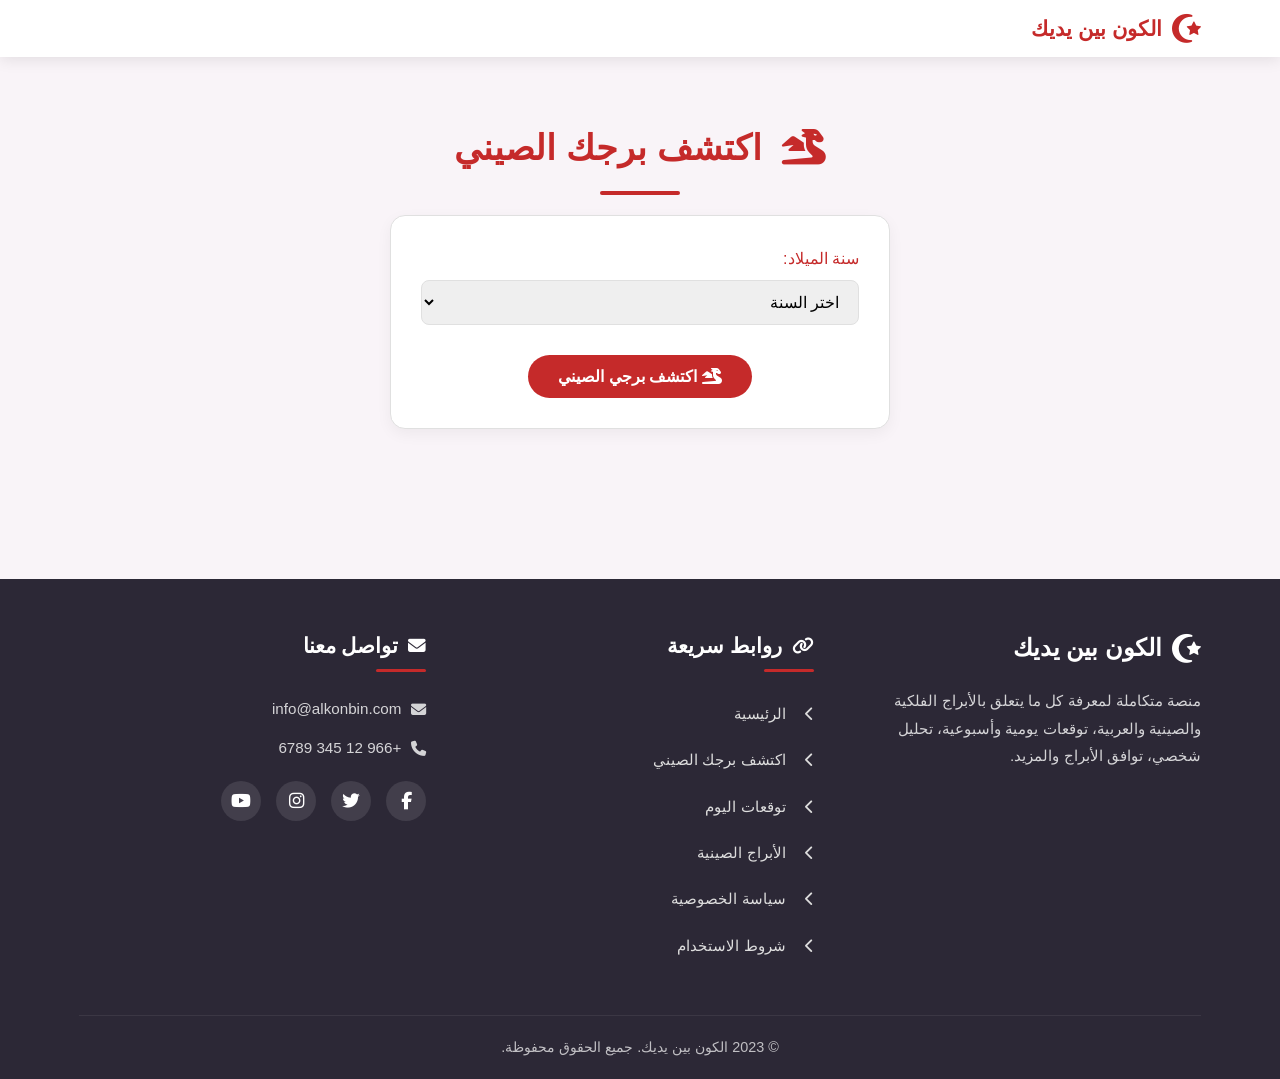
<file: chinese-discover.html>
<!DOCTYPE html>
<html lang="ar" dir="rtl">
<head>
    <meta charset="UTF-8">
    <meta name="viewport" content="width=device-width, initial-scale=1.0">
    <title>اكتشف برجك الصيني - الكون بين يديك</title>
    <link rel="stylesheet" href="https://cdnjs.cloudflare.com/ajax/libs/font-awesome/6.4.0/css/all.min.css">
    <style>
        :root {
            --primary-color: #c52a2a;
            --primary-light: #e74c3c;
            --secondary-color: #8a5a44;
            --western-color: #6a4c93;
            --text-color: #333;
            --light-bg: #f9f4f8;
            --dark-bg: #2c2836;
            --white: #ffffff;
            --gray: #f5f5f5;
            --dark-gray: #e0e0e0;
            --wood: #8a5a44;
            --fire: #ff6b6b;
            --earth: #d2b48c;
            --metal: #b8b8b8;
            --water: #1dd1a1;
            --positive: #2ecc71;
            --negative: #e74c3c;
        }

        * {
            margin: 0;
            padding: 0;
            box-sizing: border-box;
            font-family: 'Tajawal', sans-serif;
        }

        body {
            background-color: var(--light-bg);
            color: var(--text-color);
            line-height: 1.6;
        }

        .container {
            width: 90%;
            max-width: 1200px;
            margin: 0 auto;
            padding: 0 15px;
        }

        /* شريط التنقل */
        .main-header {
            background-color: var(--white);
            box-shadow: 0 2px 15px rgba(0,0,0,0.1);
            position: fixed;
            width: 100%;
            top: 0;
            z-index: 1000;
            padding: 12px 0;
        }

        .header-container {
            display: flex;
            justify-content: space-between;
            align-items: center;
        }

        .logo {
            display: flex;
            align-items: center;
            gap: 10px;
            font-size: 1.3rem;
            font-weight: 700;
            color: var(--primary-color);
            text-decoration: none;
        }

        .logo-icon {
            font-size: 1.8rem;
            color: var(--primary-color);
        }

        .mobile-menu-btn {
            display: none;
            flex-direction: column;
            justify-content: space-between;
            width: 30px;
            height: 22px;
            cursor: pointer;
        }

        .mobile-menu-btn span {
            display: block;
            width: 100%;
            height: 3px;
            background-color: var(--primary-color);
            border-radius: 3px;
            transition: all 0.3s;
        }

        /* القائمة الجانبية */
        .sidebar {
            position: fixed;
            top: 80px;
            right: -300px;
            width: 280px;
            height: calc(100vh - 80px);
            background-color: var(--white);
            box-shadow: -5px 5px 15px rgba(0,0,0,0.1);
            transition: all 0.3s ease;
            z-index: 999;
            overflow-y: auto;
        }

        .sidebar.active {
            right: 0;
        }

        .sidebar-nav {
            padding: 20px;
        }

        .sidebar-nav ul {
            list-style: none;
        }

        .sidebar-nav li {
            margin-bottom: 15px;
        }

        .sidebar-nav a {
            color: var(--text-color);
            font-weight: 500;
            transition: all 0.3s;
            padding: 8px 0;
            position: relative;
            display: flex;
            align-items: center;
            gap: 12px;
            text-decoration: none;
        }

        .sidebar-nav a:hover,
        .sidebar-nav a.active {
            color: var(--primary-color);
        }

        .sidebar-nav a.active:after {
            content: '';
            position: absolute;
            bottom: 0;
            right: 0;
            width: 100%;
            height: 2px;
            background: linear-gradient(90deg, var(--primary-color), transparent);
            border-radius: 2px;
        }

        .sidebar-nav i {
            font-size: 1.1rem;
            width: 24px;
            text-align: center;
        }

        /* المحتوى الرئيسي */
        .main-content {
            margin-top: 80px;
            padding: 40px 0;
        }

        /* قسم اكتشف برجك الصيني */
        .discover-section {
            text-align: center;
            margin-bottom: 50px;
        }

        .section-title {
            font-size: 2.2rem;
            color: var(--primary-color);
            margin-bottom: 20px;
            position: relative;
            display: inline-block;
        }

        .section-title:after {
            content: '';
            display: block;
            width: 80px;
            height: 4px;
            background-color: var(--primary-color);
            margin: 15px auto 0;
            border-radius: 2px;
        }

        .section-title i {
            margin-left: 10px;
        }

        .discover-form {
            max-width: 500px;
            margin: 0 auto;
            background-color: var(--white);
            padding: 30px;
            border-radius: 15px;
            box-shadow: 0 5px 15px rgba(0,0,0,0.05);
            border: 1px solid var(--dark-gray);
        }

        .form-group {
            margin-bottom: 20px;
            text-align: right;
        }

        .form-group label {
            display: block;
            margin-bottom: 8px;
            font-weight: 500;
            color: var(--primary-color);
        }

        .form-control {
            width: 100%;
            padding: 12px 15px;
            border: 1px solid var(--dark-gray);
            border-radius: 8px;
            font-size: 1rem;
            transition: all 0.3s;
        }

        .form-control:focus {
            border-color: var(--primary-color);
            box-shadow: 0 0 0 3px rgba(197, 42, 42, 0.2);
            outline: none;
        }

        .btn {
            display: inline-block;
            padding: 12px 30px;
            background-color: var(--primary-color);
            color: var(--white);
            border: none;
            border-radius: 30px;
            font-weight: bold;
            cursor: pointer;
            transition: all 0.3s;
            font-size: 1rem;
            margin-top: 10px;
        }

        .btn:hover {
            background-color: var(--primary-light);
            transform: translateY(-3px);
            box-shadow: 0 5px 15px rgba(197, 42, 42, 0.3);
        }

        /* نتائج البرج */
        .result-container {
            display: none;
            max-width: 800px;
            margin: 30px auto;
            background-color: var(--white);
            border-radius: 15px;
            padding: 30px;
            box-shadow: 0 5px 15px rgba(0,0,0,0.1);
            border: 1px solid var(--dark-gray);
            animation: fadeIn 0.5s ease;
        }

        .zodiac-header {
            display: flex;
            align-items: center;
            margin-bottom: 30px;
            flex-wrap: wrap;
        }

        .zodiac-icon-large {
            width: 100px;
            height: 100px;
            background-color: var(--light-bg);
            border-radius: 50%;
            display: flex;
            align-items: center;
            justify-content: center;
            margin-left: 20px;
            font-size: 2.5rem;
            color: var(--primary-color);
        }

        .wood .zodiac-icon-large {
            color: var(--wood);
            background-color: rgba(138, 90, 68, 0.1);
        }

        .fire .zodiac-icon-large {
            color: var(--fire);
            background-color: rgba(255, 107, 107, 0.1);
        }

        .earth .zodiac-icon-large {
            color: var(--earth);
            background-color: rgba(210, 180, 140, 0.1);
        }

        .metal .zodiac-icon-large {
            color: var(--metal);
            background-color: rgba(184, 184, 184, 0.1);
        }

        .water .zodiac-icon-large {
            color: var(--water);
            background-color: rgba(29, 209, 161, 0.1);
        }

        .zodiac-info h2 {
            font-size: 1.8rem;
            color: var(--primary-color);
            margin-bottom: 5px;
        }

        .zodiac-date {
            font-size: 1rem;
            color: #666;
            margin-bottom: 15px;
        }

        .zodiac-element {
            display: inline-flex;
            align-items: center;
            gap: 5px;
            padding: 5px 15px;
            border-radius: 30px;
            font-size: 0.9rem;
            margin-bottom: 15px;
        }

        .wood .zodiac-element {
            background-color: rgba(138, 90, 68, 0.1);
            color: var(--wood);
        }

        .fire .zodiac-element {
            background-color: rgba(255, 107, 107, 0.1);
            color: var(--fire);
        }

        .earth .zodiac-element {
            background-color: rgba(210, 180, 140, 0.1);
            color: var(--earth);
        }

        .metal .zodiac-element {
            background-color: rgba(184, 184, 184, 0.1);
            color: var(--metal);
        }

        .water .zodiac-element {
            background-color: rgba(29, 209, 161, 0.1);
            color: var(--water);
        }

        .zodiac-traits {
            margin-bottom: 30px;
        }

        .zodiac-traits h3 {
            font-size: 1.4rem;
            color: var(--primary-color);
            margin-bottom: 15px;
            border-bottom: 2px solid var(--light-bg);
            padding-bottom: 10px;
        }

        .traits-list {
            display: flex;
            flex-wrap: wrap;
            gap: 10px;
            margin-bottom: 20px;
        }

        .trait {
            padding: 8px 15px;
            background-color: var(--light-bg);
            border-radius: 30px;
            font-size: 0.9rem;
        }

        .zodiac-description {
            line-height: 1.8;
            margin-bottom: 20px;
        }
        
        /* قسم الإيجابيات والسلبيات */
        .pros-cons-section {
            display: grid;
            grid-template-columns: 1fr 1fr;
            gap: 20px;
            margin-bottom: 30px;
        }
        
        .pros-box, .cons-box {
            padding: 20px;
            border-radius: 10px;
        }
        
        .pros-box {
            background-color: rgba(46, 204, 113, 0.1);
            border: 1px solid rgba(46, 204, 113, 0.3);
        }
        
        .cons-box {
            background-color: rgba(231, 76, 60, 0.1);
            border: 1px solid rgba(231, 76, 60, 0.3);
        }
        
        .pros-box h3, .cons-box h3 {
            font-size: 1.3rem;
            margin-bottom: 15px;
            display: flex;
            align-items: center;
            gap: 10px;
        }
        
        .pros-box h3 {
            color: var(--positive);
        }
        
        .cons-box h3 {
            color: var(--negative);
        }
        
        .pros-box ul, .cons-box ul {
            list-style: none;
            padding-right: 5px;
        }
        
        .pros-box li, .cons-box li {
            margin-bottom: 10px;
            position: relative;
            padding-right: 25px;
        }
        
        .pros-box li:before {
            content: '\f00c';
            font-family: 'Font Awesome 6 Free';
            font-weight: 900;
            position: absolute;
            right: 0;
            top: 2px;
            color: var(--positive);
        }
        
        .cons-box li:before {
            content: '\f00d';
            font-family: 'Font Awesome 6 Free';
            font-weight: 900;
            position: absolute;
            right: 0;
            top: 2px;
            color: var(--negative);
        }
        
        /* قسم الحجر والكوكب */
        .details-section {
            display: grid;
            grid-template-columns: repeat(auto-fit, minmax(250px, 1fr));
            gap: 20px;
            margin-bottom: 30px;
        }
        
        .detail-card {
            background-color: var(--light-bg);
            padding: 20px;
            border-radius: 10px;
            text-align: center;
        }
        
        .detail-card i {
            font-size: 2rem;
            color: var(--primary-color);
            margin-bottom: 15px;
            display: block;
        }
        
        .detail-card h3 {
            font-size: 1.2rem;
            margin-bottom: 10px;
            color: var(--primary-color);
        }
        
        .detail-card p {
            font-size: 1rem;
            color: #555;
        }

        .compatibility-section {
            margin-top: 30px;
        }

        .compatibility-section h3 {
            font-size: 1.4rem;
            color: var(--primary-color);
            margin-bottom: 20px;
        }

        .compatibility-cards {
            display: grid;
            grid-template-columns: repeat(auto-fill, minmax(200px, 1fr));
            gap: 15px;
        }

        .compatibility-card {
            background-color: var(--light-bg);
            border-radius: 10px;
            padding: 15px;
            text-align: center;
            transition: all 0.3s;
        }

        .compatibility-card:hover {
            transform: translateY(-5px);
            box-shadow: 0 5px 15px rgba(0,0,0,0.1);
        }

        .compatibility-card .zodiac-icon {
            width: 50px;
            height: 50px;
            background-color: var(--white);
            border-radius: 50%;
            display: flex;
            align-items: center;
            justify-content: center;
            margin: 0 auto 10px;
            font-size: 1.5rem;
        }

        .compatibility-card h4 {
            font-size: 1.1rem;
            margin-bottom: 5px;
        }

        .compatibility-rate {
            font-weight: bold;
            color: var(--primary-color);
        }

        /* تأثيرات الحركة */
        @keyframes fadeIn {
            from { opacity: 0; transform: translateY(20px); }
            to { opacity: 1; transform: translateY(0); }
        }

        /* الفوتر */
        .main-footer {
            background-color: var(--dark-bg);
            color: var(--white);
            padding: 50px 0 20px;
            margin-top: 60px;
        }

        .footer-grid {
            display: grid;
            grid-template-columns: repeat(auto-fit, minmax(250px, 1fr));
            gap: 40px;
            margin-bottom: 40px;
        }

        .footer-logo {
            display: flex;
            align-items: center;
            gap: 10px;
            font-size: 1.5rem;
            font-weight: 700;
            color: var(--white);
            margin-bottom: 20px;
            text-decoration: none;
        }

        .footer-logo i {
            font-size: 1.8rem;
        }

        .footer-about p {
            line-height: 1.8;
            opacity: 0.8;
            font-size: 0.95rem;
        }

        .footer-links h3,
        .footer-contact h3 {
            font-size: 1.3rem;
            margin-bottom: 25px;
            position: relative;
            padding-bottom: 10px;
            display: flex;
            align-items: center;
            gap: 10px;
        }

        .footer-links h3 i,
        .footer-contact h3 i {
            font-size: 1.1rem;
        }

        .footer-links h3:after,
        .footer-contact h3:after {
            content: '';
            position: absolute;
            bottom: 0;
            right: 0;
            width: 50px;
            height: 3px;
            background-color: var(--primary-color);
            border-radius: 2px;
        }

        .footer-links ul {
            list-style: none;
        }

        .footer-links li {
            margin-bottom: 12px;
        }

        .footer-links a {
            color: #ddd;
            transition: all 0.3s;
            display: flex;
            align-items: center;
            gap: 8px;
            padding: 5px 0;
            font-size: 0.95rem;
            text-decoration: none;
        }

        .footer-links a:hover {
            color: var(--white);
            padding-right: 10px;
        }

        .footer-links a i {
            font-size: 0.9rem;
            width: 20px;
        }

        .footer-contact p {
            margin-bottom: 15px;
            opacity: 0.8;
            font-size: 0.95rem;
            display: flex;
            align-items: center;
            gap: 10px;
        }

        .social-links {
            display: flex;
            gap: 15px;
            margin-top: 20px;
        }

        .social-links a {
            display: flex;
            align-items: center;
            justify-content: center;
            width: 40px;
            height: 40px;
            background-color: rgba(255,255,255,0.1);
            border-radius: 50%;
            transition: all 0.3s;
            text-decoration: none;
            color: var(--white);
        }

        .social-links a:hover {
            background-color: var(--primary-color);
            transform: translateY(-3px);
        }

        .social-links i {
            font-size: 1.1rem;
        }

        .copyright {
            text-align: center;
            padding-top: 20px;
            border-top: 1px solid rgba(255,255,255,0.1);
            opacity: 0.7;
            font-size: 0.9rem;
        }

        /* تصميم متجاوب */
        @media (max-width: 992px) {
            .mobile-menu-btn {
                display: flex;
            }
            
            .zodiac-header {
                flex-direction: column;
                text-align: center;
            }
            
            .zodiac-icon-large {
                margin: 0 auto 20px;
            }
        }

        @media (max-width: 768px) {
            .discover-form {
                padding: 20px;
            }
            
            .pros-cons-section {
                grid-template-columns: 1fr;
            }
            
            .compatibility-cards {
                grid-template-columns: repeat(auto-fill, minmax(150px, 1fr));
            }
        }

        @media (max-width: 576px) {
            .section-title {
                font-size: 1.8rem;
            }
            
            .zodiac-info h2 {
                font-size: 1.5rem;
            }
            
            .compatibility-cards {
                grid-template-columns: 1fr 1fr;
            }
        }
    </style>
</head>
<body>
    <!-- شريط التنقل -->
    <header class="main-header">
        <div class="container header-container">
            <a href="index.html" class="logo">
                <i class="fas fa-star-and-crescent logo-icon"></i>
                <span>الكون بين يديك</span>
            </a>
            <div class="mobile-menu-btn">
                <span></span>
                <span></span>
                <span></span>
            </div>
        </div>
    </header>

    <!-- القائمة الجانبية -->
    <nav class="sidebar">
        <div class="sidebar-nav">
            <ul>
                <li><a href="index.html"><i class="fas fa-home"></i> الرئيسية</a></li>
                <li><a href="discover.html"><i class="fas fa-search"></i> اكتشف برجك</a></li>
                <li><a href="horoscope.html" class="active"><i class="fas fa-dragon"></i> اكتشف برجك الصيني</a></li>
                <li><a href="compatibility.html"><i class="fas fa-heart"></i> توافق الأبراج</a></li>
                <li><a href="daily-horoscope.html"><i class="fas fa-sun"></i> توقعات اليوم</a></li>
                <li><a href="weekly-horoscope.html"><i class="fas fa-calendar-week"></i> توقعات الأسبوع</a></li>
                <li><a href="chinese-zodiac.html"><i class="fas fa-dragon"></i> الأبراج الصينية</a></li>
                <li><a href="arabic-zodiac.html"><i class="fas fa-moon"></i> الأبراج العربية</a></li>
                <li><a href="articles.html"><i class="fas fa-newspaper"></i> المقالات</a></li>
                <li><a href="learn.html"><i class="fas fa-book-open"></i> تعلم الأبراج</a></li>
                <li><a href="privacy.html"><i class="fas fa-shield-alt"></i> سياسة الخصوصية</a></li>
                <li><a href="terms.html"><i class="fas fa-file-contract"></i> شروط الاستخدام</a></li>
                <li><a href="about.html"><i class="fas fa-info-circle"></i> عن الموقع</a></li>
                <li><a href="contact.html"><i class="fas fa-envelope"></i> اتصل بنا</a></li>
            </ul>
        </div>
    </nav>

    <!-- المحتوى الرئيسي -->
    <main class="main-content">
        <!-- قسم اكتشف برجك الصيني -->
        <section class="discover-section container">
            <h1 class="section-title">
                <i class="fas fa-dragon"></i>
                اكتشف برجك الصيني
            </h1>
            
            <div class="discover-form">
                <div class="form-group">
                    <label for="birth-year">سنة الميلاد:</label>
                    <select id="birth-year" class="form-control">
                        <option value="">اختر السنة</option>
                        <!-- سيتم ملؤها بالجافاسكريبت -->
                    </select>
                </div>
                
                <button id="discover-btn" class="btn">
                    <i class="fas fa-dragon"></i> اكتشف برجي الصيني
                </button>
            </div>
            
            <!-- نتائج البرج -->
            <div id="result-container" class="result-container">
                <div class="zodiac-header">
                    <div class="zodiac-icon-large">
                        <i id="zodiac-sign-icon"></i>
                    </div>
                    <div class="zodiac-info">
                        <h2 id="zodiac-sign-name"></h2>
                        <p id="zodiac-sign-date" class="zodiac-date"></p>
                        <div id="zodiac-sign-element" class="zodiac-element">
                            <i id="element-icon"></i>
                            <span id="element-name"></span>
                        </div>
                    </div>
                </div>
                
                <div class="zodiac-traits">
                    <h3>صفات برجك</h3>
                    <div id="traits-list" class="traits-list">
                        <!-- سيتم ملؤها بالجافاسكريبت -->
                    </div>
                    <p id="zodiac-description" class="zodiac-description"></p>
                </div>
                
                <!-- قسم الإيجابيات والسلبيات -->
                <div class="pros-cons-section">
                    <div class="pros-box">
                        <h3><i class="fas fa-thumbs-up"></i> مميزات برجك</h3>
                        <ul id="pros-list">
                            <!-- سيتم ملؤها بالجافاسكريبت -->
                        </ul>
                    </div>
                    <div class="cons-box">
                        <h3><i class="fas fa-thumbs-down"></i> عيوب برجك</h3>
                        <ul id="cons-list">
                            <!-- سيتم ملؤها بالجافاسكريبت -->
                        </ul>
                    </div>
                </div>
                
                <!-- قسم تفاصيل البرج -->
                <div class="details-section">
                    <div class="detail-card">
                        <i class="fas fa-gem"></i>
                        <h3>الحجر الكريم</h3>
                        <p id="zodiac-stone"></p>
                    </div>
                    <div class="detail-card">
                        <i class="fas fa-yin-yang"></i>
                        <h3>عنصر السنة</h3>
                        <p id="zodiac-year-element"></p>
                    </div>
                    <div class="detail-card">
                        <i class="fas fa-palette"></i>
                        <h3>اللون المفضل</h3>
                        <p id="zodiac-color"></p>
                    </div>
                    <div class="detail-card">
                        <i class="fas fa-flower"></i>
                        <h3>الزهرة المفضلة</h3>
                        <p id="zodiac-flower"></p>
                    </div>
                </div>
                
                <div class="compatibility-section">
                    <h3>توافق الأبراج</h3>
                    <div id="compatibility-cards" class="compatibility-cards">
                        <!-- سيتم ملؤها بالجافاسكريبت -->
                    </div>
                </div>
            </div>
        </section>
    </main>

    <!-- الفوتر -->
    <footer class="main-footer">
        <div class="container">
            <div class="footer-grid">
                <div class="footer-about">
                    <a href="index.html" class="footer-logo">
                        <i class="fas fa-star-and-crescent"></i>
                        <span>الكون بين يديك</span>
                    </a>
                    <p>منصة متكاملة لمعرفة كل ما يتعلق بالأبراج الفلكية والصينية والعربية، توقعات يومية وأسبوعية، تحليل شخصي، توافق الأبراج والمزيد.</p>
                </div>
                <div class="footer-links">
                    <h3>
                        <i class="fas fa-link"></i>
                        روابط سريعة
                    </h3>
                    <ul>
                        <li><a href="index.html"><i class="fas fa-chevron-left"></i> الرئيسية</a></li>
                        <li><a href="horoscope.html"><i class="fas fa-chevron-left"></i> اكتشف برجك الصيني</a></li>
                        <li><a href="daily-horoscope.html"><i class="fas fa-chevron-left"></i> توقعات اليوم</a></li>
                        <li><a href="chinese-zodiac.html"><i class="fas fa-chevron-left"></i> الأبراج الصينية</a></li>
                        <li><a href="privacy.html"><i class="fas fa-chevron-left"></i> سياسة الخصوصية</a></li>
                        <li><a href="terms.html"><i class="fas fa-chevron-left"></i> شروط الاستخدام</a></li>
                    </ul>
                </div>
                <div class="footer-contact">
                    <h3>
                        <i class="fas fa-envelope"></i>
                        تواصل معنا
                    </h3>
                    <p>
                        <i class="fas fa-envelope"></i>
                        info@alkonbin.com
                    </p>
                    <p>
                        <i class="fas fa-phone"></i>
                        +966 12 345 6789
                    </p>
                    <div class="social-links">
                        <a href="#"><i class="fab fa-facebook-f"></i></a>
                        <a href="#"><i class="fab fa-twitter"></i></a>
                        <a href="#"><i class="fab fa-instagram"></i></a>
                        <a href="#"><i class="fab fa-youtube"></i></a>
                    </div>
                </div>
            </div>
            <div class="copyright">
                <p>© 2023 الكون بين يديك. جميع الحقوق محفوظة.</p>
            </div>
        </div>
    </footer>

    <!-- السكريبتات -->
    <script>
        // بيانات الأبراج الصينية
        const chineseZodiacSigns = {
            rat: {
                name: "الفأر",
                years: "2020, 2008, 1996, 1984, 1972, 1960",
                element: "water",
                elementName: "مائي",
                icon: "fas fa-rat",
                traits: ["ذكي", "ماهر", "اجتماعي", "طموح", "حذر"],
                description: "برج الفأر هو أول الأبراج الصينية، يتميز أصحابه بالذكاء والدهاء والطموح. هم أشخاص اجتماعيون ومحبون للمال، لديهم قدرة على التكيف مع الظروف المختلفة. يتميزون بالحذر والبراعة في التعامل مع الآخرين.",
                pros: ["ذكي وسريع البديهة", "اجتماعي ومحب للآخرين", "طموح ونشيط", "ماهر في التعامل مع المال", "قادر على التكيف"],
                cons: ["قد يكون بخيلاً", "متقلب المزاج", "يحب السيطرة", "قد يكون عدوانيًا أحيانًا", "غير صبور"],
                stone: "العقيق، الجمشت",
                yearElement: "المعدن",
                color: "الأزرق، الذهبي",
                flower: "الزنبق، زهرة اللوتس",
                compatibility: {
                    dragon: 90, monkey: 85, ox: 80, tiger: 40, rabbit: 35,
                    snake: 30, horse: 25, goat: 20, rooster: 15, dog: 10, pig: 5
                }
            },
            ox: {
                name: "الثور",
                years: "2021, 2009, 1997, 1985, 1973, 1961",
                element: "earth",
                elementName: "ترابي",
                icon: "fas fa-bull",
                traits: ["صادق", "صبور", "قوي", "عنيد", "موثوق"],
                description: "الثور هو رمز القوة والتحمل في الأبراج الصينية. يتميز أصحابه بالصدق والصبر والقوة الجسدية. هم أشخاص عمليون وموثوق بهم، لكن قد يكونون عنيدين في آرائهم. لديهم إرادة قوية ومثابرة عالية.",
                pros: ["صادق وموثوق", "صبور ومثابر", "قوي الإرادة", "عملي ومنظم", "مخلص في العلاقات"],
                cons: ["عنيد جدًا", "بطيء في التغيير", "غير مرن", "قد يكون قاسيًا أحيانًا", "لا يعبر عن مشاعره بسهولة"],
                stone: "العقيق الأحمر، الجزع",
                yearElement: "المعدن",
                color: "الأخضر، الأصفر",
                flower: "الزنبق، زهرة الخوخ",
                compatibility: {
                    snake: 90, rooster: 85, rat: 80, tiger: 40, rabbit: 35,
                    dragon: 30, horse: 25, goat: 20, monkey: 15, dog: 10, pig: 5
                }
            },
            tiger: {
                name: "النمر",
                years: "2022, 2010, 1998, 1986, 1974, 1962",
                element: "wood",
                elementName: "خشبي",
                icon: "fas fa-paw",
                traits: ["شجاع", "قوي", "متهور", "عاطفي", "قيادي"],
                description: "النمر هو رمز القوة والشجاعة في الأبراج الصينية. يتميز أصحابه بالجرأة والحماس والعاطفة الجياشة. هم أشخاص مغامرون يحبون التحديات، وقد يكونون متهورين في بعض الأحيان. لديهم شخصية قيادية وجذابة.",
                pros: ["شجاع وجريء", "مليء بالطاقة", "عاطفي وحنون", "قيادي بطبيعته", "مبدع ومبتكر"],
                cons: ["متهور أحيانًا", "عنيد", "عديم الصبر", "قد يكون عدوانيًا", "غير منظم"],
                stone: "العقيق الأصفر، الياقوت",
                yearElement: "الماء",
                color: "الأزرق، الرمادي",
                flower: "الزنبق، زهرة الياسمين",
                compatibility: {
                    horse: 90, dog: 85, pig: 80, ox: 40, dragon: 35,
                    snake: 30, goat: 25, monkey: 20, rooster: 15, rat: 10
                }
            },
            rabbit: {
                name: "الأرنب",
                years: "2023, 2011, 1999, 1987, 1975, 1963",
                element: "wood",
                elementName: "خشبي",
                icon: "fas fa-rabbit",
                traits: ["لطيف", "حساس", "ديبلوماسي", "حذر", "ذو ذوق رفيع"],
                description: "الأرنب هو رمز الدبلوماسية والذوق الرفيع في الأبراج الصينية. يتميز أصحابه باللطافة والحساسية والذكاء الاجتماعي. هم أشخاص محبون للسلام والانسجام، ويبتعدون عن الصراعات. لديهم ذوق رفيع في الملابس والطعام.",
                pros: ["لطيف ومهذب", "حساس وعطوف", "ذو ذوق رفيع", "ديبلوماسي في التعامل", "ذكي اجتماعيًا"],
                cons: ["حساس جدًا", "غير حاسم", "يتجنب المواجهة", "قد يكون سطحيًا أحيانًا", "غير عملي"],
                stone: "اللؤلؤ، حجر القمر",
                yearElement: "الماء",
                color: "الأزرق الفاتح، الوردي",
                flower: "الزنبق، زهرة الربيع",
                compatibility: {
                    goat: 90, pig: 85, dog: 80, rooster: 40, dragon: 35,
                    snake: 30, horse: 25, monkey: 20, rat: 15, ox: 10, tiger: 5
                }
            },
            dragon: {
                name: "التنين",
                years: "2024, 2012, 2000, 1988, 1976, 1964",
                element: "earth",
                elementName: "ترابي",
                icon: "fas fa-dragon",
                traits: ["قوي", "طموح", "كاريزمي", "متهور", "متفائل"],
                description: "التنين هو رمز القوة والسلطة في الأبراج الصينية. يتميز أصحابه بالطموح والقوة والكاريزما. هم أشخاص مفعمون بالحيوية والثقة بالنفس، وقد يكونون متهورين في بعض الأحيان. لديهم شخصية جذابة ومؤثرة.",
                pros: ["قوي وطموح", "كاريزمي وجذاب", "متفائل وحيوي", "مبدع ومبتكر", "شجاع وجريء"],
                cons: ["متهور أحيانًا", "متسلط", "غير صبور", "قد يكون مغرورًا", "غير حساس لمشاعر الآخرين"],
                stone: "الياقوت، العقيق الأحمر",
                yearElement: "المعدن",
                color: "الذهبي، الأحمر",
                flower: "الزنبق، زهرة اللوتس",
                compatibility: {
                    rat: 90, monkey: 85, rooster: 80, dog: 40, pig: 35,
                    ox: 30, tiger: 25, rabbit: 20, dragon: 15, snake: 10, horse: 5, goat: 5
                }
            },
            snake: {
                name: "الأفعى",
                years: "2025, 2013, 2001, 1989, 1977, 1965",
                element: "fire",
                elementName: "ناري",
                icon: "fas fa-snake",
                traits: ["حكيم", "غامض", "حدسي", "صادق", "أناني"],
                description: "الأفعى هي رمز الحكمة والغموض في الأبراج الصينية. يتميز أصحابه بالذكاء والحدس القوي والغموض. هم أشخاص عميقون في تفكيرهم، وقد يكونون أنانيين في بعض الأحيان. لديهم قدرة على قراءة الأشخاص جيدًا.",
                pros: ["حكيم وذكي", "حدسي وحساس", "صادق مع نفسه", "هادئ ومركز", "قادر على قراءة الآخرين"],
                cons: ["غامض جدًا", "أناني أحيانًا", "يحمل الضغائن", "غير متسامح", "غير اجتماعي"],
                stone: "العقيق الأسود، الأوبال",
                yearElement: "الخشب",
                color: "الأحمر، الأسود",
                flower: "الزنبق، زهرة الأوركيد",
                compatibility: {
                    ox: 90, rooster: 85, monkey: 80, pig: 40, rat: 35,
                    tiger: 30, rabbit: 25, dragon: 20, snake: 15, horse: 10, goat: 5, dog: 5
                }
            },
            horse: {
                name: "الحصان",
                years: "2026, 2014, 2002, 1990, 1978, 1966",
                element: "fire",
                elementName: "ناري",
                icon: "fas fa-horse",
                traits: ["حيوي", "مستقل", "صادق", "غير صبور", "مغامر"],
                description: "الحصان هو رمز الحرية والحيوية في الأبراج الصينية. يتميز أصحابه بالطاقة العالية والاستقلالية والصدق. هم أشخاص مغامرون يحبون التغيير، وقد يكونون غير صبورين في بعض الأحيان. لديهم روح حرة ومستقلة.",
                pros: ["حيوي ونشيط", "مستقل وحر", "صادق ومباشر", "مغامر وشجاع", "اجتماعي ومحب للحياة"],
                cons: ["غير صبور", "متهور أحيانًا", "غير حساس", "غير ملتزم", "سريع الملل"],
                stone: "التوباز، العقيق الأحمر",
                yearElement: "الخشب",
                color: "الأحمر، البرتقالي",
                flower: "الزنبق، زهرة عباد الشمس",
                compatibility: {
                    tiger: 90, dog: 85, goat: 80, rat: 40, ox: 35,
                    rabbit: 30, dragon: 25, snake: 20, horse: 15, monkey: 10, rooster: 5, pig: 5
                }
            },
            goat: {
                name: "الماعز",
                years: "2027, 2015, 2003, 1991, 1979, 1967",
                element: "earth",
                elementName: "ترابي",
                icon: "fas fa-ram",
                traits: ["عطوف", "فني", "حساس", "غير حاسم", "متسامح"],
                description: "الماعز هو رمز الفن والعطف في الأبراج الصينية. يتميز أصحابه بالحساسية والعطف والموهبة الفنية. هم أشخاص محبون للسلام والانسجام، وقد يكونون غير حاسمين في بعض الأحيان. لديهم ذوق فني رفيع وحب للجمال.",
                pros: ["عطوف وحنون", "موهوب فنيًا", "حساس وعاطفي", "متسامح ومتفهم", "محب للسلام"],
                cons: ["غير حاسم", "ضعيف الإرادة", "يعتمد على الآخرين", "متقلب المزاج", "غير عملي"],
                stone: "حجر القمر، اللؤلؤ",
                yearElement: "المعدن",
                color: "الأخضر، الأزرق الفاتح",
                flower: "الزنبق، زهرة القرنفل",
                compatibility: {
                    rabbit: 90, pig: 85, horse: 80, ox: 40, tiger: 35,
                    dragon: 30, snake: 25, goat: 20, monkey: 15, rooster: 10, dog: 5, rat: 5
                }
            },
            monkey: {
                name: "القرد",
                years: "2028, 2016, 2004, 1992, 1980, 1968",
                element: "metal",
                elementName: "معدني",
                icon: "fas fa-monkey",
                traits: ["ذكي", "ماهر", "مبتكر", "مخادع", "غير مسؤول"],
                description: "القرد هو رمز الذكاء والمرح في الأبراج الصينية. يتميز أصحابه بالذكاء الحاد والبراعة والمهارة. هم أشخاص مبتكرون ومحبون للمرح، وقد يكونون مخادعين في بعض الأحيان. لديهم قدرة على حل المشكلات بطرق إبداعية.",
                pros: ["ذكي وسريع البديهة", "ماهر ومبتكر", "مرح واجتماعي", "قادر على حل المشكلات", "متحمس ومليء بالحيوية"],
                cons: ["مخادع أحيانًا", "غير مسؤول", "سريع الملل", "غير منظم", "غير صادق أحيانًا"],
                stone: "العقيق الأصفر، التوباز",
                yearElement: "الماء",
                color: "الأبيض، الذهبي",
                flower: "الزنبق، زهرة الكرز",
                compatibility: {
                    rat: 90, dragon: 85, snake: 80, tiger: 40, rabbit: 35,
                    horse: 30, goat: 25, monkey: 20, rooster: 15, dog: 10, pig: 5, ox: 5
                }
            },
            rooster: {
                name: "الديك",
                years: "2029, 2017, 2005, 1993, 1981, 1969",
                element: "metal",
                elementName: "معدني",
                icon: "fas fa-crow",
                traits: ["منظم", "صادق", "دقيق", "متكبر", "قاس"],
                description: "الديك هو رمز الدقة والتنظيم في الأبراج الصينية. يتميز أصحابه بالالتزام والدقة والصدق. هم أشخاص منظمون للغاية، وقد يكونون متكبرين أو قاسين في بعض الأحيان. لديهم إحساس قوي بالمسؤولية.",
                pros: ["منظم ودقيق", "صادق ومباشر", "ملتزم ومسؤول", "عملي وواقعي", "قوي الإرادة"],
                cons: ["متكبر", "قاس أحيانًا", "ناقد للآخرين", "غير مرن", "غير متسامح"],
                stone: "العقيق الأحمر، الياقوت",
                yearElement: "الخشب",
                color: "الأحمر، الذهبي",
                flower: "الزنبق، زهرة الكاميليا",
                compatibility: {
                    ox: 90, snake: 85, dragon: 80, rabbit: 40, goat: 35,
                    monkey: 30, rooster: 25, dog: 20, pig: 15, rat: 10, tiger: 5, horse: 5
                }
            },
            dog: {
                name: "الكلب",
                years: "2030, 2018, 2006, 1994, 1982, 1970",
                element: "earth",
                elementName: "ترابي",
                icon: "fas fa-dog",
                traits: ["مخلص", "صادق", "مسؤول", "قلق", "متشائم"],
                description: "الكلب هو رمز الإخلاص والصدق في الأبراج الصينية. يتميز أصحابه بالولاء والصدق والإحساس القوي بالمسؤولية. هم أشخاص يحمون من يحبون، وقد يكونون قلقين أو متشائمين في بعض الأحيان. لديهم حس أخلاقي قوي.",
                pros: ["مخلص وموثوق", "صادق ومباشر", "مسؤول وملتزم", "شجاع وجريء", "عطوف وحنون"],
                cons: ["قلق ومتوتر", "متشائم", "قاس على نفسه", "غير مرن", "غير متسامح"],
                stone: "العقيق الأسود، الجزع",
                yearElement: "النار",
                color: "الأخضر، الأحمر",
                flower: "الزنبق، زهرة الورد",
                compatibility: {
                    tiger: 90, horse: 85, rabbit: 80, dragon: 40, snake: 35,
                    goat: 30, monkey: 25, rooster: 20, dog: 15, pig: 10, rat: 5, ox: 5
                }
            },
            pig: {
                name: "الخنزير",
                years: "2031, 2019, 2007, 1995, 1983, 1971",
                element: "water",
                elementName: "مائي",
                icon: "fas fa-piggy-bank",
                traits: ["كريم", "صادق", "متفائل", "ساذج", "شهواني"],
                description: "الخنزير هو رمز الكرم والصدق في الأبراج الصينية. يتميز أصحابه بالكرم والصدق والمحبة. هم أشخاص متفائلون يحبون الحياة، وقد يكونون ساذجين في بعض الأحيان. لديهم حب للمتع الجسدية والطعام الجيد.",
                pros: ["كريم وسخي", "صادق ومباشر", "متفائل ومرح", "عطوف وحنون", "محب للحياة"],
                cons: ["ساذج", "غير منظم", "شهواني", "غير حاسم", "غير عملي"],
                stone: "حجر القمر، اللؤلؤ",
                yearElement: "النار",
                color: "الأصفر، الرمادي",
                flower: "الزنبق، زهرة الياسمين",
                compatibility: {
                    rabbit: 90, goat: 85, tiger: 80, snake: 40, horse: 35,
                    monkey: 30, rooster: 25, dog: 20, pig: 15, rat: 10, ox: 5, dragon: 5
                }
            }
        };

        // تهيئة سنوات الميلاد (من 1960 إلى 2031)
        const yearSelect = document.getElementById('birth-year');
        for (let i = 1960; i <= 2031; i++) {
            const option = document.createElement('option');
            option.value = i;
            option.textContent = i;
            yearSelect.appendChild(option);
        }

        // اكتشاف البرج الصيني
        document.getElementById('discover-btn').addEventListener('click', function() {
            const year = parseInt(document.getElementById('birth-year').value);
            
            if (!year || year < 1960 || year > 2031) {
                alert('الرجاء اختيار سنة ميلاد صحيحة بين 1960 و 2031');
                return;
            }
            
            const zodiacSign = getChineseZodiacSign(year);
            if (zodiacSign) {
                displayZodiacInfo(zodiacSign);
            } else {
                alert('حدث خطأ في تحديد البرج، الرجاء المحاولة مرة أخرى');
            }
        });

        // تحديد البرج الصيني حسب سنة الميلاد
        function getChineseZodiacSign(year) {
            const animals = [
                'rat', 'ox', 'tiger', 'rabbit', 
                'dragon', 'snake', 'horse', 'goat', 
                'monkey', 'rooster', 'dog', 'pig'
            ];
            const startYear = 1960; // سنة الفأر
            const index = (year - startYear) % 12;
            
            if (index >= 0 && index < animals.length) {
                return animals[index];
            }
            return null;
        }

        // عرض معلومات البرج
        function displayZodiacInfo(sign) {
            const zodiac = chineseZodiacSigns[sign];
            if (!zodiac) {
                alert('لا يوجد بيانات لهذا البرج');
                return;
            }
            
            const resultContainer = document.getElementById('result-container');
            
            // تعبئة المعلومات الأساسية
            document.getElementById('zodiac-sign-name').textContent = zodiac.name;
            document.getElementById('zodiac-sign-date').textContent = zodiac.years;
            document.getElementById('element-name').textContent = zodiac.elementName;
            document.getElementById('zodiac-sign-icon').className = zodiac.icon;
            document.getElementById('element-icon').className = getElementIcon(zodiac.element);
            
            // إضافة كلاس العنصر
            resultContainer.className = 'result-container ' + zodiac.element;
            
            // تعبئة الصفات
            const traitsList = document.getElementById('traits-list');
            traitsList.innerHTML = '';
            zodiac.traits.forEach(trait => {
                const traitElement = document.createElement('div');
                traitElement.className = 'trait';
                traitElement.textContent = trait;
                traitsList.appendChild(traitElement);
            });
            
            // تعبئة الوصف
            document.getElementById('zodiac-description').textContent = zodiac.description;
            
            // تعبئة الإيجابيات
            const prosList = document.getElementById('pros-list');
            prosList.innerHTML = '';
            zodiac.pros.forEach(pro => {
                const li = document.createElement('li');
                li.textContent = pro;
                prosList.appendChild(li);
            });
            
            // تعبئة السلبيات
            const consList = document.getElementById('cons-list');
            consList.innerHTML = '';
            zodiac.cons.forEach(con => {
                const li = document.createElement('li');
                li.textContent = con;
                consList.appendChild(li);
            });
            
            // تعبئة تفاصيل البرج
            document.getElementById('zodiac-stone').textContent = zodiac.stone;
            document.getElementById('zodiac-year-element').textContent = zodiac.yearElement;
            document.getElementById('zodiac-color').textContent = zodiac.color;
            document.getElementById('zodiac-flower').textContent = zodiac.flower;
            
            // تعبئة التوافق
            const compatibilityCards = document.getElementById('compatibility-cards');
            compatibilityCards.innerHTML = '';
            
            for (const [compatibleSign, rate] of Object.entries(zodiac.compatibility)) {
                const compatibleZodiac = chineseZodiacSigns[compatibleSign];
                const card = document.createElement('div');
                card.className = 'compatibility-card';
                
                card.innerHTML = `
                    <div class="zodiac-icon">
                        <i class="${compatibleZodiac.icon}"></i>
                    </div>
                    <h4>${compatibleZodiac.name}</h4>
                    <div class="compatibility-rate">${rate}%</div>
                `;
                
                compatibilityCards.appendChild(card);
            }
            
            // عرض النتائج
            resultContainer.style.display = 'block';
            window.scrollTo({
                top: resultContainer.offsetTop - 100,
                behavior: 'smooth'
            });
        }

        // الحصول على أيقونة العنصر
        function getElementIcon(element) {
            switch(element) {
                case 'wood': return 'fas fa-tree';
                case 'fire': return 'fas fa-fire';
                case 'earth': return 'fas fa-mountain';
                case 'metal': return 'fas fa-gem';
                case 'water': return 'fas fa-tint';
                default: return 'fas fa-question';
            }
        }

        // التحكم في القائمة الجانبية
        const mobileMenuBtn = document.querySelector('.mobile-menu-btn');
        const sidebar = document.querySelector('.sidebar');

        mobileMenuBtn.addEventListener('click', () => {
            mobileMenuBtn.classList.toggle('active');
            sidebar.classList.toggle('active');
            
            // تحريك الأشرطة في زر القائمة
            const spans = mobileMenuBtn.querySelectorAll('span');
            if (mobileMenuBtn.classList.contains('active')) {
                spans[0].style.transform = 'translateY(9px) rotate(45deg)';
                spans[1].style.opacity = '0';
                spans[2].style.transform = 'translateY(-9px) rotate(-45deg)';
            } else {
                spans[0].style.transform = '';
                spans[1].style.opacity = '';
                spans[2].style.transform = '';
            }
        });

        // إغلاق القائمة عند النقر خارجها
        document.addEventListener('click', (e) => {
            if (!sidebar.contains(e.target) && !mobileMenuBtn.contains(e.target)) {
                sidebar.classList.remove('active');
                mobileMenuBtn.classList.remove('active');
                
                // إعادة الأشرطة إلى وضعها الطبيعي
                const spans = mobileMenuBtn.querySelectorAll('span');
                spans[0].style.transform = '';
                spans[1].style.opacity = '';
                spans[2].style.transform = '';
            }
        });
    </script>
</body>
</html>
</file>
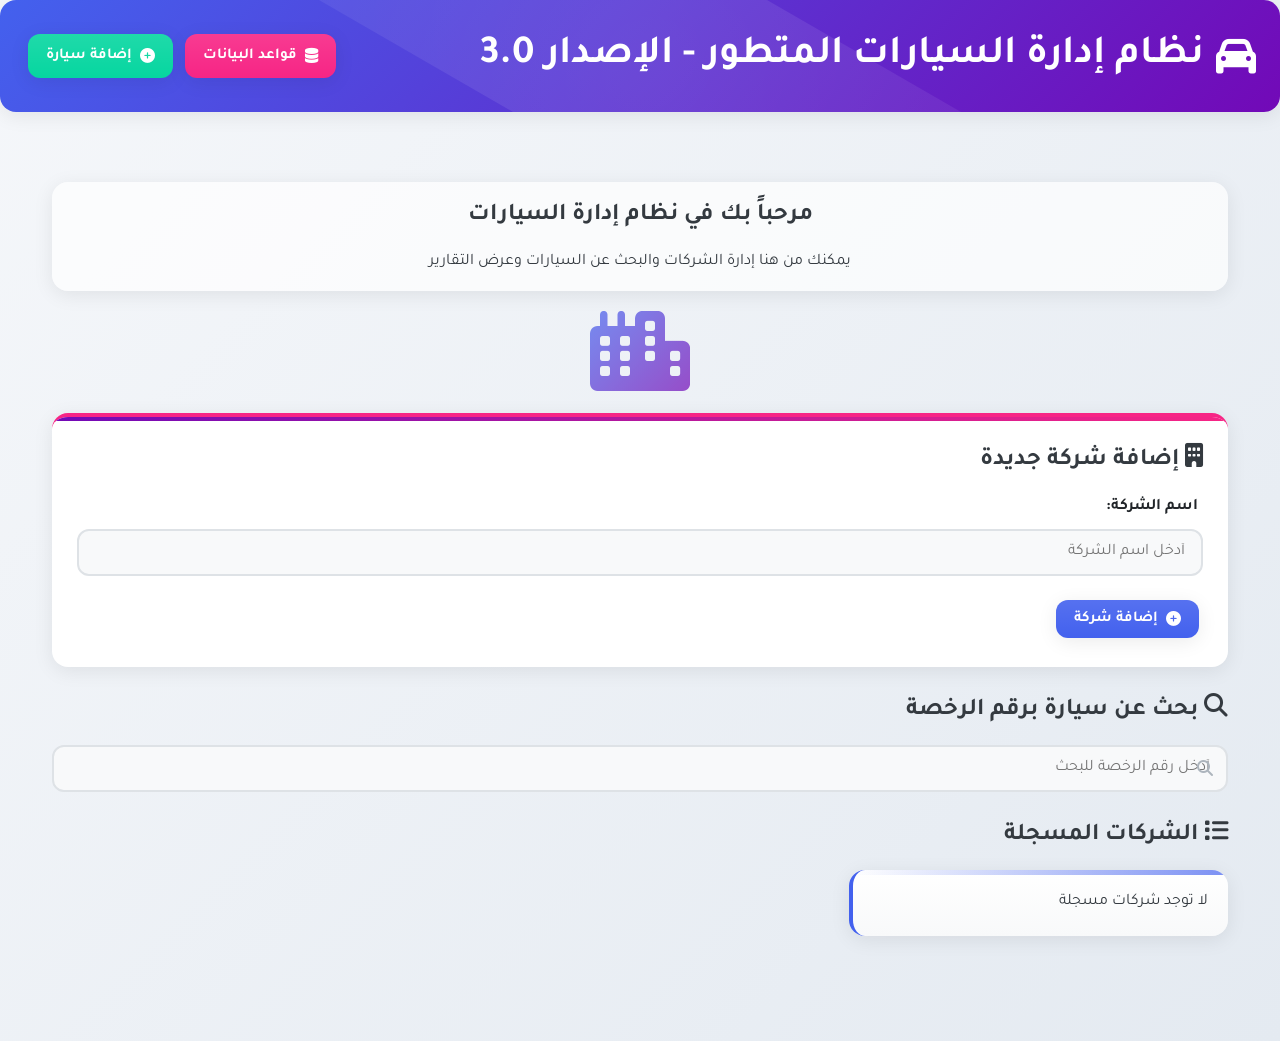
<file: Companies.html>
<!DOCTYPE html>
<html lang="ar" dir="rtl">
<head>
    <meta charset="UTF-8">
    <meta name="viewport" content="width=device-width, initial-scale=1.0">
    <title>نظام إدارة السيارات المتطور - الإصدار 3.0</title>
    <link rel="stylesheet" href="https://cdnjs.cloudflare.com/ajax/libs/font-awesome/6.4.0/css/all.min.css">
    <link href="https://fonts.googleapis.com/css2?family=Tajawal:wght@300;400;500;700;800&display=swap" rel="stylesheet">
    <style>
        :root {
            --primary: #4361ee;
            --primary-dark: #3a56d4;
            --primary-light: #627efe;
            --secondary: #7209b7;
            --secondary-light: #9d4edd;
            --accent: #f72585;
            --accent-light: #ff5c9b;
            --success: #06d6a0;
            --warning: #ffd166;
            --danger: #ef476f;
            --light: #f8f9fa;
            --dark: #212529;
            --gray-100: #f8f9fa;
            --gray-200: #e9ecef;
            --gray-300: #dee2e6;
            --gray-400: #ced4da;
            --gray-500: #adb5bd;
            --gray-600: #6c757d;
            --gray-700: #495057;
            --gray-800: #343a40;
            --gray-900: #212529;
            --border-radius: 12px;
            --border-radius-sm: 8px;
            --border-radius-lg: 16px;
            --box-shadow: 0 4px 20px rgba(0, 0, 0, 0.08);
            --box-shadow-lg: 0 10px 40px rgba(0, 0, 0, 0.12);
            --transition: all 0.3s cubic-bezier(0.25, 0.8, 0.25, 1);
        }

        * {
            box-sizing: border-box;
            margin: 0;
            padding: 0;
            font-family: 'Tajawal', 'Segoe UI', Tahoma, Geneva, Verdana, sans-serif;
        }
        
        body {
            background: linear-gradient(135deg, #f5f7fa 0%, #e4eaf1 100%);
            color: var(--gray-800);
            line-height: 1.6;
            min-height: 100vh;
            padding-bottom: 40px;
        }
        
        .container {
            width: 95%;
            max-width: 1400px;
            margin: 0 auto;
            padding: 15px;
        }
        
        /* شريط التنقل العلوي */
        .top-nav {
            background: linear-gradient(to right, var(--primary), var(--primary-dark));
            padding: 12px 20px;
            border-radius: 0 0 var(--border-radius-lg) var(--border-radius-lg);
            box-shadow: var(--box-shadow);
            margin-bottom: 20px;
            display: flex;
            justify-content: center;
            backdrop-filter: blur(10px);
        }
        
        .nav-items {
            display: flex;
            gap: 15px;
            flex-wrap: wrap;
            justify-content: center;
        }
        
        .nav-link {
            color: white;
            text-decoration: none;
            padding: 8px 15px;
            border-radius: var(--border-radius-sm);
            transition: var(--transition);
            display: flex;
            align-items: center;
            gap: 8px;
            font-weight: 500;
            position: relative;
            overflow: hidden;
        }
        
        .nav-link::before {
            content: "";
            position: absolute;
            top: 0;
            right: 0;
            width: 100%;
            height: 100%;
            background: linear-gradient(rgba(255, 255, 255, 0.1), rgba(255, 255, 255, 0));
            pointer-events: none;
        }
        
        .nav-link:hover, .nav-link.active {
            background: rgba(255, 255, 255, 0.15);
            transform: translateY(-2px);
        }
        
        header {
            background: linear-gradient(135deg, var(--primary) 0%, var(--secondary) 100%);
            color: white;
            padding: 1.5rem;
            text-align: center;
            margin-bottom: 30px;
            border-radius: var(--border-radius-lg);
            box-shadow: var(--box-shadow);
            display: flex;
            flex-direction: column;
            align-items: center;
            gap: 15px;
            position: relative;
            overflow: hidden;
        }
        
        header::before {
            content: "";
            position: absolute;
            top: -50%;
            left: -50%;
            width: 200%;
            height: 200%;
            background: radial-gradient(circle, rgba(255,255,255,0.1) 0%, transparent 70%);
            transform: rotate(30deg);
        }
        
        .header-content {
            display: flex;
            flex-direction: column;
            align-items: center;
            width: 100%;
            position: relative;
            z-index: 1;
        }
        
        h1, h2, h3, h4 {
            margin-bottom: 15px;
            font-weight: 700;
        }
        
        h1 {
            font-size: 2rem;
            display: flex;
            align-items: center;
            justify-content: center;
            gap: 12px;
            text-align: center;
        }
        
        /* أنماط الأزرار */
        .btn {
            display: inline-flex;
            align-items: center;
            justify-content: center;
            gap: 8px;
            background-color: var(--primary);
            color: white;
            border: none;
            padding: 10px 18px;
            border-radius: var(--border-radius);
            cursor: pointer;
            margin: 4px;
            transition: var(--transition);
            font-weight: 600;
            box-shadow: var(--box-shadow);
            font-size: 0.95rem;
            white-space: nowrap;
            position: relative;
            overflow: hidden;
            text-decoration: none;
        }
        
        .btn::after {
            content: "";
            position: absolute;
            top: 0;
            left: 0;
            width: 100%;
            height: 100%;
            background: linear-gradient(rgba(255, 255, 255, 0.1), rgba(255, 255, 255, 0));
            pointer-events: none;
        }
        
        .btn:hover {
            transform: translateY(-3px);
            box-shadow: var(--box-shadow-lg);
        }
        
        .btn:active {
            transform: translateY(0);
        }
        
        .btn-primary {
            background-color: var(--primary);
        }
        
        .btn-primary:hover {
            background-color: var(--primary-dark);
        }
        
        .btn-accent {
            background-color: var(--accent);
        }
        
        .btn-accent:hover {
            background-color: var(--accent-light);
        }
        
        .btn-success {
            background-color: var(--success);
        }
        
        .btn-warning {
            background-color: var(--warning);
            color: var(--gray-800);
        }
        
        .btn-danger {
            background-color: var(--danger);
        }
        
        .btn-sm {
            padding: 8px 14px;
            font-size: 0.85rem;
        }
        
        .btn-xs {
            padding: 6px 12px;
            font-size: 0.8rem;
        }
        
        /* أنماط النماذج */
        .form-container {
            background: white;
            padding: 25px;
            border-radius: var(--border-radius-lg);
            box-shadow: var(--box-shadow);
            margin-bottom: 25px;
            border-top: 4px solid var(--accent);
            position: relative;
            overflow: hidden;
        }
        
        .form-container::before {
            content: "";
            position: absolute;
            top: 0;
            right: 0;
            width: 100%;
            height: 4px;
            background: linear-gradient(to left, var(--accent), var(--secondary));
        }
        
        .form-group {
            margin-bottom: 20px;
            position: relative;
        }
        
        label {
            display: block;
            margin-bottom: 8px;
            font-weight: bold;
            color: var(--dark);
            padding-right: 5px;
        }
        
        .form-control {
            width: 100%;
            padding: 12px 16px;
            border: 2px solid var(--gray-300);
            border-radius: var(--border-radius);
            font-size: 1rem;
            transition: var(--transition);
            background: var(--gray-100);
        }
        
        .form-control:focus {
            border-color: var(--primary);
            outline: none;
            box-shadow: 0 0 0 3px rgba(67, 97, 238, 0.2);
            background: white;
        }
        
        /* أنماط البحث */
        .search-container {
            margin-bottom: 25px;
            position: relative;
        }
        
        .search-input {
            padding-right: 45px;
        }
        
        .search-icon {
            position: absolute;
            right: 15px;
            top: 50%;
            transform: translateY(-50%);
            color: var(--gray-500);
        }
        
        /* أنماط البطاقات */
        .card {
            background: linear-gradient(to bottom, white, var(--gray-100));
            padding: 20px;
            border-radius: var(--border-radius-lg);
            box-shadow: var(--box-shadow);
            margin-bottom: 20px;
            transition: var(--transition);
            border-left: 4px solid var(--primary);
            position: relative;
            overflow: hidden;
        }
        
        .card::before {
            content: "";
            position: absolute;
            top: 0;
            right: 0;
            width: 100%;
            height: 5px;
            background: linear-gradient(to left, var(--primary), transparent);
            opacity: 0.7;
        }
        
        .card:hover {
            transform: translateY(-5px);
            box-shadow: var(--box-shadow-lg);
        }
        
        .card-header {
            display: flex;
            flex-direction: column;
            justify-content: space-between;
            align-items: flex-start;
            margin-bottom: 15px;
            padding-bottom: 15px;
            border-bottom: 1px solid var(--gray-200);
            gap: 12px;
        }
        
        .card-actions {
            display: flex;
            gap: 8px;
            flex-wrap: wrap;
            width: 100%;
            justify-content: center;
        }
        
        /* أنماط الجداول */
        .table-container {
            background: white;
            border-radius: var(--border-radius-lg);
            box-shadow: var(--box-shadow);
            overflow: auto;
            margin-bottom: 25px;
        }
        
        .table {
            width: 100%;
            border-collapse: collapse;
            min-width: 600px;
        }
        
        .table th, .table td {
            padding: 14px 12px;
            text-align: right;
            border-bottom: 1px solid var(--gray-200);
        }
        
        .table th {
            background-color: var(--gray-100);
            font-weight: 700;
            color: var(--dark);
            position: sticky;
            top: 0;
            white-space: nowrap;
            border-top: 1px solid var(--gray-300);
            border-bottom: 2px solid var(--gray-300);
        }
        
        .table tr:last-child td {
            border-bottom: none;
        }
        
        .table tr {
            transition: var(--transition);
        }
        
        .table tr:hover {
            background-color: var(--gray-100);
        }
        
        /* أنماط حالة السيارة */
        .status {
            padding: 6px 12px;
            border-radius: 20px;
            font-size: 0.85rem;
            font-weight: 600;
            display: inline-block;
            text-align: center;
        }
        
        .status-active {
            background-color: rgba(6, 214, 160, 0.2);
            color: var(--success);
            border: 1px solid rgba(6, 214, 160, 0.3);
        }
        
        .status-warning {
            background-color: rgba(255, 209, 102, 0.2);
            color: var(--warning);
            border: 1px solid rgba(255, 209, 102, 0.3);
        }
        
        .status-expired {
            background-color: rgba(239, 71, 111, 0.2);
            color: var(--danger);
            border: 1px solid rgba(239, 71, 111, 0.3);
        }
        
        /* أنماط الملخص */
        .summary {
            display: grid;
            grid-template-columns: repeat(auto-fit, minmax(240px, 1fr));
            gap: 20px;
            margin-bottom: 25px;
        }
        
        .summary-box {
            background: linear-gradient(135deg, white 0%, var(--gray-100) 100%);
            padding: 25px;
            border-radius: var(--border-radius-lg);
            box-shadow: var(--box-shadow);
            text-align: center;
            transition: var(--transition);
            cursor: pointer;
            position: relative;
            overflow: hidden;
        }
        
        .summary-box::after {
            content: "";
            position: absolute;
            top: 0;
            right: 0;
            width: 100%;
            height: 5px;
        }
        
        .summary-box:hover {
            transform: translateY(-5px);
            box-shadow: var(--box-shadow-lg);
        }
        
        .summary-box i {
            font-size: 2.2rem;
            margin-bottom: 15px;
            background: linear-gradient(135deg, var(--primary), var(--secondary));
            -webkit-background-clip: text;
            -webkit-text-fill-color: transparent;
            background-clip: text;
        }
        
        .summary-active {
            border-top: 4px solid var(--success);
        }
        
        .summary-active::after {
            background: linear-gradient(to left, var(--success), transparent);
        }
        
        .summary-warning {
            border-top: 4px solid var(--warning);
        }
        
        .summary-warning::after {
            background: linear-gradient(to left, var(--warning), transparent);
        }
        
        .summary-expired {
            border-top: 4px solid var(--danger);
        }
        
        .summary-expired::after {
            background: linear-gradient(to left, var(--danger), transparent);
        }
        
        .summary-count {
            font-size: 2.2rem;
            font-weight: 800;
            margin: 10px 0;
            background: linear-gradient(135deg, var(--primary), var(--secondary));
            -webkit-background-clip: text;
            -webkit-text-fill-color: transparent;
            background-clip: text;
        }
        
        /* أنماط الصور */
        .image-container {
            display: grid;
            grid-template-columns: repeat(auto-fill, minmax(140px, 1fr));
            gap: 15px;
            margin-top: 18px;
        }
        
        .image-item {
            position: relative;
            border-radius: var(--border-radius);
            overflow: hidden;
            box-shadow: var(--box-shadow);
            transition: var(--transition);
        }
        
        .image-item:hover {
            transform: translateY(-5px);
            box-shadow: var(--box-shadow-lg);
        }
        
        .car-image {
            width: 100%;
            height: 120px;
            object-fit: cover;
            transition: var(--transition);
        }
        
        .car-image:hover {
            transform: scale(1.05);
        }
        
        .image-actions {
            position: absolute;
            top: 5px;
            left: 5px;
        }
        
        .delete-image {
            background: rgba(239, 71, 111, 0.8);
            color: white;
            width: 30px;
            height: 30px;
            border-radius: 50%;
            display: flex;
            align-items: center;
            justify-content: center;
            cursor: pointer;
            transition: var(--transition);
        }
        
        .delete-image:hover {
            transform: scale(1.1);
        }
        
        /* نافذة عرض الصورة */
        .modal {
            display: none;
            position: fixed;
            z-index: 1000;
            left: 0;
            top: 0;
            width: 100%;
            height: 100%;
            background-color: rgba(0, 0, 0, 0.9);
            padding: 60px 0;
        }
        
        .modal-content {
            display: block;
            margin: 0 auto;
            max-width: 85%;
            max-height: 80%;
            border-radius: 8px;
            box-shadow: 0 0 30px rgba(255, 255, 255, 0.1);
        }
        
        .close {
            position: absolute;
            top: 20px;
            right: 30px;
            color: #f1f1f1;
            font-size: 40px;
            font-weight: bold;
            cursor: pointer;
            z-index: 1001;
            transition: var(--transition);
        }
        
        .close:hover {
            color: var(--accent);
            transform: rotate(90deg);
        }
        
        /* تخصيص شريط التمرير */
        ::-webkit-scrollbar {
            width: 10px;
            height: 8px;
        }
        
        ::-webkit-scrollbar-track {
            background: #f1f1f1;
            border-radius: 10px;
        }
        
        ::-webkit-scrollbar-thumb {
            background: var(--primary);
            border-radius: 10px;
        }
        
        ::-webkit-scrollbar-thumb:hover {
            background: var(--primary-dark);
        }
        
        /* تخصيصات إضافية */
        .filter-bar {
            display: flex;
            gap: 12px;
            margin-bottom: 18px;
            flex-wrap: wrap;
            justify-content: center;
        }
        
        .filter-btn {
            background: white;
            border: 2px solid var(--primary);
            color: var(--primary);
            padding: 8px 15px;
            border-radius: var(--border-radius);
            cursor: pointer;
            transition: var(--transition);
            font-weight: 600;
            font-size: 0.95rem;
        }
        
        .filter-btn.active, .filter-btn:hover {
            background: var(--primary);
            color: white;
        }
        
        .badge {
            padding: 5px 12px;
            border-radius: 20px;
            font-size: 0.8rem;
            font-weight: 600;
            margin-right: 5px;
        }
        
        .badge-primary {
            background: var(--primary);
            color: white;
        }
        
        .badge-secondary {
            background: var(--secondary);
            color: white;
        }
        
        /* تخصيصات للأيقونات */
        .icon-lg {
            font-size: 1.4rem;
        }
        
        /* رسومات توضيحية */
        .illustration {
            text-align: center;
            margin: 20px 0;
        }
        
        .illustration i {
            font-size: 5rem;
            background: linear-gradient(135deg, var(--primary), var(--secondary));
            -webkit-background-clip: text;
            -webkit-text-fill-color: transparent;
            background-clip: text;
            opacity: 0.7;
        }
        
        /* أنماط الاستجابة */
        @media (min-width: 768px) {
            .container {
                padding: 20px;
            }
            
            header {
                padding: 1.5rem;
                flex-direction: row;
                justify-content: space-between;
            }
            
            .header-content {
                flex-direction: row;
                justify-content: space-between;
            }
            
            h1 {
                font-size: 2.2rem;
                margin-bottom: 0;
            }
            
            .card-header {
                flex-direction: row;
                align-items: center;
            }
            
            .card-actions {
                width: auto;
                justify-content: flex-end;
            }
            
            .btn {
                padding: 10px 18px;
                font-size: 0.95rem;
            }
            
            .form-control {
                padding: 12px 16px;
            }
            
            .table th, .table td {
                padding: 15px;
            }
            
            .top-nav {
                padding: 15px 25px;
            }
            
            .nav-items {
                gap: 20px;
            }
        }
        
        @media (min-width: 992px) {
            h1 {
                font-size: 2.5rem;
            }
            
            .summary {
                grid-template-columns: repeat(3, 1fr);
            }
        }
        
        @media (max-width: 767px) {
            .table {
                font-size: 0.92rem;
            }
            
            .table th, .table td {
                padding: 10px 8px;
            }
            
            .card {
                padding: 15px;
            }
            
            .form-container {
                padding: 18px;
            }
            
            .summary-box {
                padding: 18px;
            }
            
            .summary-box i {
                font-size: 2rem;
            }
            
            .summary-count {
                font-size: 1.8rem;
            }
            
            .image-container {
                grid-template-columns: repeat(auto-fill, minmax(120px, 1fr));
            }
            
            .car-image {
                height: 100px;
            }
            
            .top-nav {
                padding: 10px 15px;
            }
            
            .nav-items {
                gap: 10px;
            }
            
            .nav-link {
                padding: 6px 10px;
                font-size: 0.9rem;
            }
        }
        
        @media (max-width: 480px) {
            h1 {
                font-size: 1.6rem;
            }
            
            h2 {
                font-size: 1.3rem;
            }
            
            .btn {
                width: 100%;
                margin: 5px 0;
            }
            
            .card-actions {
                flex-direction: column;
            }
            
            .filter-bar {
                flex-direction: column;
            }
            
            .filter-btn {
                width: 100%;
                text-align: center;
            }
            
            .image-container {
                grid-template-columns: repeat(2, 1fr);
            }
            
            .modal-content {
                max-width: 95%;
            }
            
            .close {
                top: 15px;
                right: 20px;
                font-size: 35px;
            }
            
            .nav-items {
                flex-direction: column;
                gap: 8px;
            }
            
            .nav-link {
                justify-content: center;
            }
        }
        
        /* تأثيرات للعناصر */
        .fade-in {
            animation: fadeIn 0.5s ease-in-out;
        }
        
        @keyframes fadeIn {
            from { opacity: 0; transform: translateY(20px); }
            to { opacity: 1; transform: translateY(0); }
        }
        
        .pulse {
            animation: pulse 2s infinite;
        }
        
        @keyframes pulse {
            0% { transform: scale(1); }
            50% { transform: scale(1.05); }
            100% { transform: scale(1); }
        }
        
        /* تحسينات للشاشات الصغيرة جداً */
        @media (max-width: 350px) {
            .container {
                padding: 12px;
            }
            
            .form-container {
                padding: 15px;
            }
            
            .card {
                padding: 12px;
            }
            
            .summary-box {
                padding: 15px;
            }
            
            .summary-box i {
                font-size: 1.8rem;
            }
            
            .summary-count {
                font-size: 1.6rem;
            }
            
            h1 {
                font-size: 1.4rem;
            }
            
            h2 {
                font-size: 1.2rem;
            }
        }
        
        /* تحسينات لوضعية الأفقي (Landscape) على الهواتف */
        @media (max-height: 500px) and (orientation: landscape) {
            header {
                padding: 1rem;
                margin-bottom: 18px;
            }
            
            .container {
                padding: 12px;
            }
            
            .form-container {
                padding: 15px;
                margin-bottom: 18px;
            }
            
            .summary {
                grid-template-columns: repeat(3, 1fr);
                gap: 12px;
                margin-bottom: 18px;
            }
            
            .summary-box {
                padding: 12px;
            }
        }
        
        /* شريط التنقل السفلي للجوال */
        .mobile-nav {
            display: none;
            position: fixed;
            bottom: 0;
            left: 0;
            right: 0;
            background: white;
            box-shadow: 0 -2px 10px rgba(0, 0, 0, 0.1);
            z-index: 999;
            padding: 10px;
            border-radius: var(--border-radius-lg) var(--border-radius-lg) 0 0;
        }
        
        .mobile-nav-items {
            display: flex;
            justify-content: space-around;
        }
        
        .nav-item {
            display: flex;
            flex-direction: column;
            align-items: center;
            text-decoration: none;
            color: var(--gray-600);
            font-size: 0.8rem;
            padding: 5px 10px;
            border-radius: var(--border-radius-sm);
            transition: var(--transition);
        }
        
        .nav-item.active {
            color: var(--primary);
            background: rgba(67, 97, 238, 0.1);
        }
        
        .nav-item i {
            font-size: 1.2rem;
            margin-bottom: 4px;
        }
        
        @media (max-width: 768px) {
            .mobile-nav {
                display: block;
            }
            
            body {
                padding-bottom: 70px;
            }
        }
        
        /* رسالة ترحيب */
        .welcome-message {
            text-align: center;
            margin: 20px 0;
            padding: 15px;
            background: rgba(255, 255, 255, 0.7);
            border-radius: var(--border-radius-lg);
            box-shadow: var(--box-shadow);
        }
    </style>
</head>
<body>
    <!-- الصفحة الرئيسية -->
    <div id="main-page" class="page fade-in">
        
        <header>
            <div class="header-content">
                <h1><i class="fas fa-car"></i> نظام إدارة السيارات المتطور - الإصدار 3.0</h1>
                <div>
                    <a href="Database.html" class="btn btn-accent">
                        <i class="fas fa-database"></i> قواعد البيانات
                    </a>
                    <a href="AddCar.html" class="btn btn-success">
                        <i class="fas fa-plus-circle"></i> إضافة سيارة
                    </a>
                </div>
            </div>
        </header>
        
        <div class="container">
            <!-- رسالة ترحيب -->
            <div class="welcome-message">
                <h2>مرحباً بك في نظام إدارة السيارات</h2>
                <p>يمكنك من هنا إدارة الشركات والبحث عن السيارات وعرض التقارير</p>
            </div>
            
            <!-- رسم توضيحي -->
            <div class="illustration">
                <i class="fas fa-city"></i>
            </div>
            
            <div class="form-container">
                <h2><i class="fas fa-building"></i> إضافة شركة جديدة</h2>
                <div class="form-group">
                    <label for="company-name">اسم الشركة:</label>
                    <input type="text" id="company-name" class="form-control" placeholder="أدخل اسم الشركة">
                </div>
                <button id="add-company-btn" class="btn btn-primary">
                    <i class="fas fa-plus-circle"></i> إضافة شركة
                </button>
            </div>
            
            <div class="search-container">
                <h2><i class="fas fa-search"></i> بحث عن سيارة برقم الرخصة</h2>
                <div class="form-group">
                    <input type="text" id="search-license" class="form-control search-input" placeholder="أدخل رقم الرخصة للبحث">
                    <i class="fas fa-search search-icon"></i>
                </div>
                <div id="search-results"></div>
            </div>
            
            <div>
                <h2><i class="fas fa-list"></i> الشركات المسجلة</h2>
                <div id="companies-list" class="summary"></div>
            </div>
        </div>
        
        <!-- شريط التنقل السفلي للجوال -->
        <nav class="mobile-nav">
            <div class="mobile-nav-items">
                <a href="Companies.html" class="nav-item active">
                    <i class="fas fa-building"></i>
                    <span>الشركات</span>
                </a>
                <a href="CompanyCars.html" class="nav-item">
                    <i class="fas fa-car"></i>
                    <span>السيارات</span>
                </a>
                <a href="Database.html" class="nav-item">
                    <i class="fas fa-database"></i>
                    <span>قواعد البيانات</span>
                </a>
                <a href="AddCar.html" class="nav-item">
                    <i class="fas fa-plus-circle"></i>
                    <span>إضافة</span>
                </a>
            </div>
        </nav>
    </div>

    <script>
        // بيانات التخزين
        let companies = JSON.parse(localStorage.getItem('carCompanies')) || [];
        
        // تهيئة التطبيق
        document.addEventListener('DOMContentLoaded', initApp);
        
        function initApp() {
            // تحميل البيانات وعرض الشركات
            renderCompanies();
            
            // إضافة معالجي الأحداث
            setupEventListeners();
        }
        
        function setupEventListeners() {
            // الأزرار الرئيسية
            document.getElementById('add-company-btn').addEventListener('click', addCompany);
            
            // البحث عن الرخصة
            document.getElementById('search-license').addEventListener('input', handleLicenseSearch);
        }
        
        // إضافة شركة جديدة
        function addCompany() {
            const companyName = document.getElementById('company-name').value.trim();
            
            if (!companyName) {
                alert('يرجى إدخال اسم الشركة');
                return;
            }
            
            const newCompany = {
                id: Date.now().toString(),
                name: companyName,
                cars: []
            };
            
            companies.push(newCompany);
            saveToLocalStorage();
            renderCompanies();
            document.getElementById('company-name').value = '';
            
            // تأثير إضافة الشركة
            const companyElement = document.querySelector(`[data-id="${newCompany.id}"]`).closest('.card');
            companyElement.classList.add('pulse');
            setTimeout(() => companyElement.classList.remove('pulse'), 2000);
        }
        
        // عرض الشركات
        function renderCompanies() {
            const companiesList = document.getElementById('companies-list');
            companiesList.innerHTML = '';
            
            if (companies.length === 0) {
                companiesList.innerHTML = '<div class="card"><p>لا توجد شركات مسجلة</p></div>';
                return;
            }
            
            companies.forEach(company => {
                const companyCard = document.createElement('div');
                companyCard.className = 'card fade-in';
                
                companyCard.innerHTML = `
                    <div class="card-header">
                        <div>
                            <h3>${company.name}</h3>
                            <p><span class="badge badge-primary">${company.cars.length}</span> سيارة مسجلة</p>
                        </div>
                        <div class="card-actions">
                            <a href="CompanyCars.html?company=${company.id}" class="btn btn-primary btn-sm">
                                <i class="fas fa-eye"></i> عرض السيارات
                            </a>
                            <button class="btn btn-warning btn-sm edit-company" data-id="${company.id}">
                                <i class="fas fa-edit"></i> تعديل
                            </button>
                            <button class="btn btn-danger btn-sm delete-company" data-id="${company.id}">
                                <i class="fas fa-trash"></i> حذف
                            </button>
                        </div>
                    </div>
                    <div class="card-body">
                        <p>آخر تحديث: ${new Date().toLocaleString('ar-EG')}</p>
                    </div>
                `;
                
                companiesList.appendChild(companyCard);
            });
            
            // إضافة معالجي الأحداث للأزرار
            document.querySelectorAll('.edit-company').forEach(btn => {
                btn.addEventListener('click', (e) => {
                    const companyId = e.target.closest('.edit-company').getAttribute('data-id');
                    editCompany(companyId);
                });
            });
            
            document.querySelectorAll('.delete-company').forEach(btn => {
                btn.addEventListener('click', (e) => {
                    const companyId = e.target.closest('.delete-company').getAttribute('data-id');
                    deleteCompany(companyId);
                });
            });
        }
        
        // البحث عن سيارة برقم الرخصة
        function handleLicenseSearch(e) {
            const searchTerm = e.target.value.trim();
            const resultsContainer = document.getElementById('search-results');
            resultsContainer.innerHTML = '';
            
            if (searchTerm.length < 2) return;
            
            let foundCars = [];
            
            // البحث في جميع الشركات
            companies.forEach(company => {
                company.cars.forEach(car => {
                    if (car.license.includes(searchTerm)) {
                        foundCars.push({
                            car,
                            company
                        });
                    }
                });
            });
            
            if (foundCars.length === 0) {
                resultsContainer.innerHTML = '<div class="card"><p>لم يتم العثور على نتائج</p></div>';
                return;
            }
            
            foundCars.forEach(item => {
                const resultCard = document.createElement('div');
                resultCard.className = 'card fade-in';
                
                resultCard.innerHTML = `
                    <div class="card-header">
                        <h3>${item.car.license}</h3>
                        <span class="status ${getStatusClass(item.car)}">${getStatusText(item.car)}</span>
                    </div>
                    <div class="card-body">
                        <p><strong>الشركة:</strong> ${item.company.name}</p>
                        <p><strong>الموديل:</strong> ${item.car.model}</p>
                        <p><strong>السنة:</strong> ${item.car.year}</p>
                        <p><strong>اللون:</strong> ${item.car.color}</p>
                    </div>
                    <div class="card-actions">
                        <a href="CompanyCars.html?company=${item.company.id}" class="btn btn-primary btn-xs">
                            <i class="fas fa-eye"></i> عرض التفاصيل
                        </a>
                    </div>
                `;
                
                resultsContainer.appendChild(resultCard);
            });
        }
        
        // وظائف مساعدة
        function getStatusClass(car) {
            const today = new Date();
            const expiryDate = new Date(car.expiryDate);
            
            if (expiryDate < today) {
                return 'status-expired';
            }
            
            const diffTime = Math.abs(expiryDate - today);
            const diffDays = Math.ceil(diffTime / (1000 * 60 * 60 * 24));
            
            if (diffDays <= 30) {
                return 'status-warning';
            }
            
            return 'status-active';
        }
        
        function getStatusText(car) {
            const today = new Date();
            const expiryDate = new Date(car.expiryDate);
            
            if (expiryDate < today) {
                return 'منتهية';
            }
            
            const diffTime = Math.abs(expiryDate - today);
            const diffDays = Math.ceil(diffTime / (1000 * 60 * 60 * 24));
            
            if (diffDays <= 30) {
                return `تنتهي خلال ${diffDays} يوم`;
            }
            
            return 'نشطة';
        }
        
        function editCompany(id) {
            const company = companies.find(c => c.id === id);
            if (!company) return;
            
            const newName = prompt('أدخل الاسم الجديد للشركة:', company.name);
            if (newName && newName.trim() !== '') {
                company.name = newName.trim();
                saveToLocalStorage();
                renderCompanies();
            }
        }
        
        function deleteCompany(id) {
            if (!confirm('هل أنت متأكد من حذف هذه الشركة؟ سيتم حذف جميع السيارات المرتبطة بها.')) return;
            
            companies = companies.filter(c => c.id !== id);
            saveToLocalStorage();
            renderCompanies();
        }
        
        function saveToLocalStorage() {
            localStorage.setItem('carCompanies', JSON.stringify(companies));
        }
    </script>
</body>
</html>
</file>
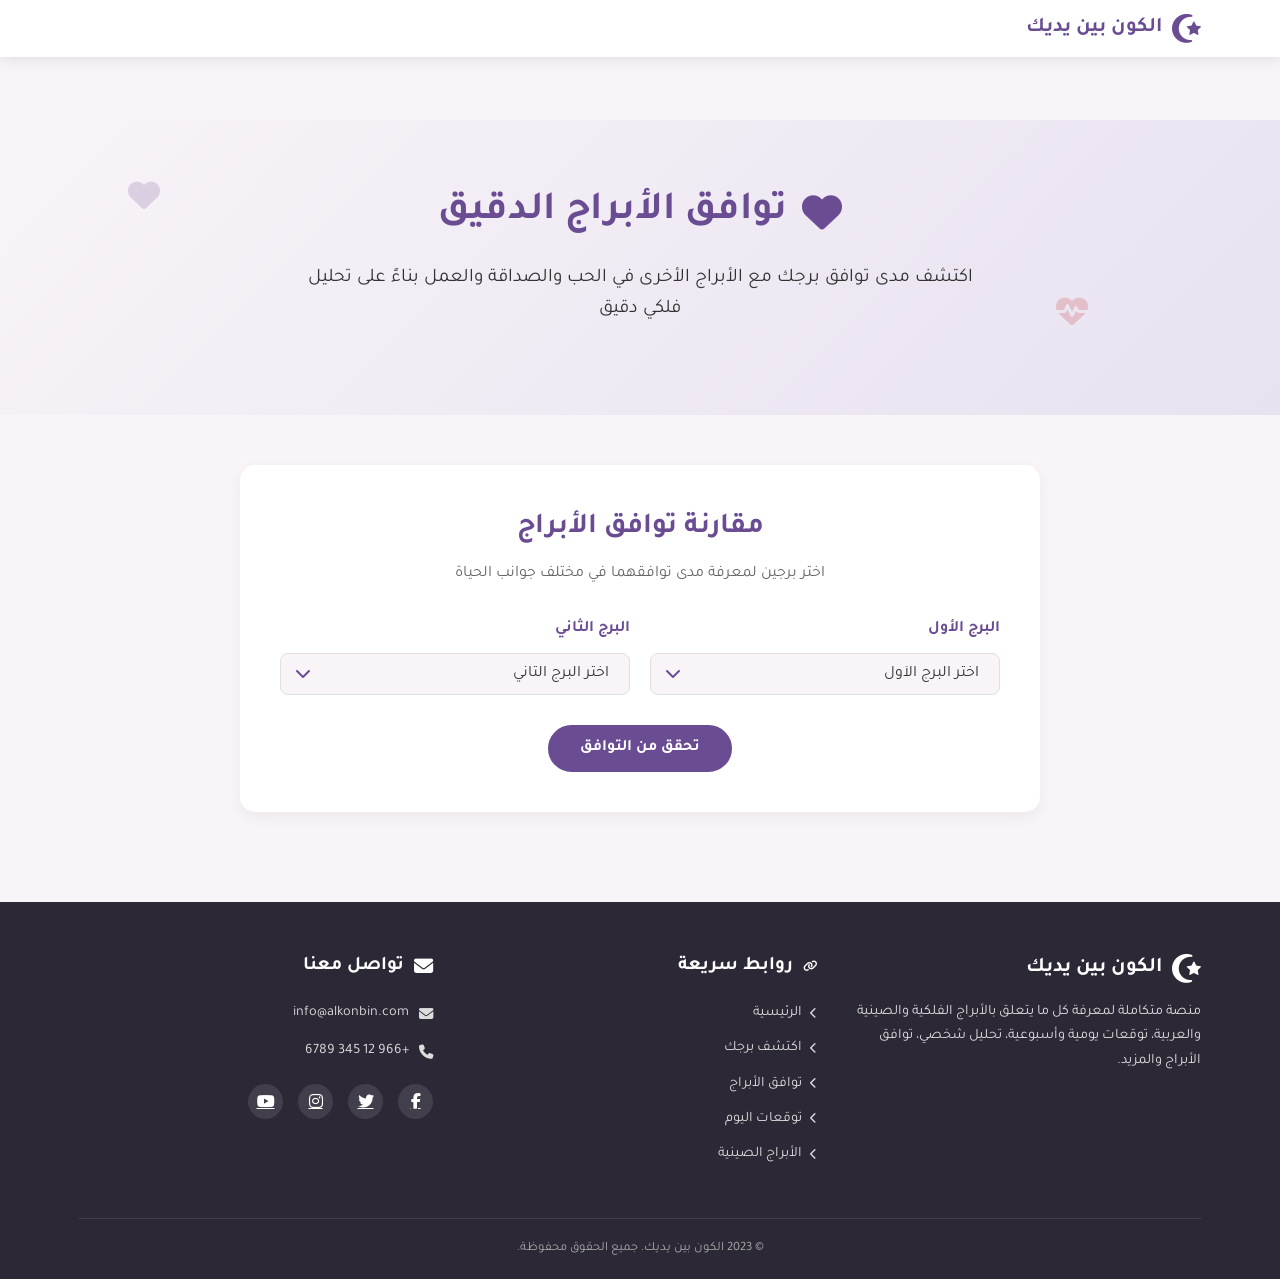
<file: compatibility.html>
<!DOCTYPE html>
<html lang="ar" dir="rtl">
<head>
    <meta charset="UTF-8">
    <meta name="viewport" content="width=device-width, initial-scale=1.0">
    <title>الكون بين يديك - توافق الأبراج الدقيق</title>
    <link rel="stylesheet" href="https://cdnjs.cloudflare.com/ajax/libs/font-awesome/6.4.0/css/all.min.css">
    <link href="https://fonts.googleapis.com/css2?family=Tajawal:wght@400;500;700&display=swap" rel="stylesheet">
    <style>
        :root {
            --primary-color: #6a4c93;
            --primary-light: #8a6cb3;
            --secondary-color: #8a5a44;
            --chinese-color: #c52a2a;
            --text-color: #333;
            --light-bg: #f9f4f8;
            --dark-bg: #2c2836;
            --white: #ffffff;
            --gray: #f5f5f5;
            --dark-gray: #e0e0e0;
            --love-color: #e91e63;
            --friendship-color: #4caf50;
            --work-color: #2196f3;
            --warning-color: #ff9800;
        }

        * {
            margin: 0;
            padding: 0;
            box-sizing: border-box;
            font-family: 'Tajawal', sans-serif;
        }

        body {
            background-color: var(--light-bg);
            color: var(--text-color);
            line-height: 1.6;
        }

        .container {
            width: 90%;
            max-width: 1200px;
            margin: 0 auto;
            padding: 0 15px;
        }

        /* شريط التنقل */
        .main-header {
            background-color: var(--white);
            box-shadow: 0 2px 15px rgba(0,0,0,0.1);
            position: fixed;
            width: 100%;
            top: 0;
            z-index: 1000;
            padding: 12px 0;
        }

        .header-container {
            display: flex;
            justify-content: space-between;
            align-items: center;
        }

        .logo {
            display: flex;
            align-items: center;
            gap: 10px;
            font-size: 1.3rem;
            font-weight: 700;
            color: var(--primary-color);
            text-decoration: none;
        }

        .logo-icon {
            font-size: 1.8rem;
            color: var(--primary-color);
        }

        .mobile-menu-btn {
            display: none;
            flex-direction: column;
            justify-content: space-between;
            width: 30px;
            height: 22px;
            cursor: pointer;
        }

        .mobile-menu-btn span {
            display: block;
            width: 100%;
            height: 3px;
            background-color: var(--primary-color);
            border-radius: 3px;
            transition: all 0.3s;
        }

        /* القائمة الجانبية */
        .sidebar {
            position: fixed;
            top: 80px;
            right: -300px;
            width: 280px;
            height: calc(100vh - 80px);
            background-color: var(--white);
            box-shadow: -5px 5px 15px rgba(0,0,0,0.1);
            transition: all 0.3s ease;
            z-index: 999;
            overflow-y: auto;
        }

        .sidebar.active {
            right: 0;
        }

        .sidebar-nav {
            padding: 20px;
        }

        .sidebar-nav ul {
            list-style: none;
        }

        .sidebar-nav li {
            margin-bottom: 15px;
        }

        .sidebar-nav a {
            color: var(--text-color);
            font-weight: 500;
            transition: all 0.3s;
            padding: 8px 0;
            position: relative;
            display: flex;
            align-items: center;
            gap: 12px;
            text-decoration: none;
        }

        .sidebar-nav a:hover,
        .sidebar-nav a.active {
            color: var(--primary-color);
        }

        .sidebar-nav a.active:after {
            content: '';
            position: absolute;
            bottom: 0;
            right: 0;
            width: 100%;
            height: 2px;
            background: linear-gradient(90deg, var(--primary-color), transparent);
            border-radius: 2px;
        }

        .sidebar-nav i {
            font-size: 1.1rem;
            width: 24px;
            text-align: center;
        }

        /* المحتوى الرئيسي */
        .main-content {
            margin-top: 80px;
            padding: 40px 0;
        }

        /* قسم البانر */
        .hero-section {
            padding: 60px 0;
            text-align: center;
            position: relative;
            overflow: hidden;
            background: linear-gradient(135deg, #f9f4f8 0%, #e8e1f0 100%);
        }

        .floating-element {
            position: absolute;
            font-size: 2rem;
            color: rgba(106, 76, 147, 0.2);
            animation: float 6s ease-in-out infinite;
        }

        .floating-chinese {
            color: rgba(197, 42, 42, 0.2);
            animation: float 8s ease-in-out infinite;
            animation-delay: 1s;
        }

        @keyframes float {
            0% { transform: translateY(0) rotate(0deg); }
            50% { transform: translateY(-20px) rotate(5deg); }
            100% { transform: translateY(0) rotate(0deg); }
        }

        .hero-section h1 {
            font-size: 2.5rem;
            color: var(--primary-color);
            margin-bottom: 20px;
            display: flex;
            align-items: center;
            justify-content: center;
            gap: 15px;
            animation: fadeInDown 1s ease;
        }

        .hero-text {
            font-size: 1.2rem;
            color: var(--text-color);
            margin-bottom: 30px;
            max-width: 700px;
            margin-left: auto;
            margin-right: auto;
            animation: fadeIn 1.5s ease;
        }

        @keyframes fadeIn {
            from { opacity: 0; }
            to { opacity: 1; }
        }

        @keyframes fadeInDown {
            from {
                opacity: 0;
                transform: translateY(-20px);
            }
            to {
                opacity: 1;
                transform: translateY(0);
            }
        }

        @keyframes fadeInUp {
            from {
                opacity: 0;
                transform: translateY(20px);
            }
            to {
                opacity: 1;
                transform: translateY(0);
            }
        }

        /* قسم توافق الأبراج */
        .comparison-section {
            margin-top: 50px;
        }

        .section-title {
            text-align: center;
            margin-bottom: 40px;
            position: relative;
        }

        .section-title h2 {
            font-size: 2rem;
            color: var(--primary-color);
            display: inline-flex;
            align-items: center;
            gap: 15px;
        }

        .section-title h2 i {
            font-size: 1.8rem;
        }

        .section-title:after {
            content: '';
            display: block;
            width: 100px;
            height: 4px;
            background: linear-gradient(to right, var(--primary-color), transparent);
            margin: 15px auto 0;
            border-radius: 2px;
        }

        /* نموذج اختيار الأبراج */
        .zodiac-form {
            background-color: var(--white);
            border-radius: 15px;
            padding: 40px;
            box-shadow: 0 5px 15px rgba(0,0,0,0.05);
            margin: 50px auto;
            max-width: 800px;
        }

        .form-title {
            text-align: center;
            margin-bottom: 30px;
        }

        .form-title h3 {
            font-size: 1.8rem;
            color: var(--primary-color);
            margin-bottom: 10px;
        }

        .form-title p {
            color: #666;
        }

        .form-group {
            margin-bottom: 25px;
        }

        .form-group label {
            display: block;
            margin-bottom: 10px;
            font-weight: 600;
            color: var(--primary-color);
        }

        .form-row {
            display: flex;
            gap: 20px;
            margin-bottom: 20px;
        }

        .form-col {
            flex: 1;
        }

        .select-wrapper {
            position: relative;
        }

        .select-wrapper:after {
            content: '\f078';
            font-family: 'Font Awesome 6 Free';
            font-weight: 900;
            position: absolute;
            top: 50%;
            left: 15px;
            transform: translateY(-50%);
            color: var(--primary-color);
            pointer-events: none;
        }

        select {
            width: 100%;
            padding: 12px 20px 12px 40px;
            border: 1px solid var(--dark-gray);
            border-radius: 8px;
            background-color: var(--light-bg);
            color: var(--text-color);
            font-size: 1rem;
            appearance: none;
            cursor: pointer;
            transition: all 0.3s;
        }

        select:focus {
            outline: none;
            border-color: var(--primary-color);
            box-shadow: 0 0 0 3px rgba(106, 76, 147, 0.2);
        }

        .form-actions {
            text-align: center;
            margin-top: 30px;
        }

        .btn {
            display: inline-block;
            padding: 12px 30px;
            background-color: var(--primary-color);
            color: var(--white);
            border-radius: 30px;
            text-decoration: none;
            font-weight: 600;
            transition: all 0.3s;
            border: 2px solid var(--primary-color);
            cursor: pointer;
            font-size: 1rem;
        }

        .btn:hover {
            background-color: transparent;
            color: var(--primary-color);
            transform: translateY(-3px);
            box-shadow: 0 5px 15px rgba(106, 76, 147, 0.3);
        }

        /* نتائج التوافق */
        .compatibility-result {
            background-color: var(--white);
            border-radius: 15px;
            padding: 40px;
            box-shadow: 0 5px 15px rgba(0,0,0,0.05);
            margin: 50px auto;
            max-width: 1000px;
            display: none;
            animation: fadeIn 0.5s ease;
        }

        .result-header {
            text-align: center;
            margin-bottom: 30px;
        }

        .result-header h3 {
            font-size: 1.8rem;
            color: var(--primary-color);
            margin-bottom: 10px;
        }

        .zodiac-pair {
            display: flex;
            justify-content: center;
            align-items: center;
            gap: 30px;
            margin-bottom: 40px;
        }

        .zodiac-item {
            text-align: center;
            flex: 1;
            max-width: 200px;
            opacity: 0;
            transform: translateY(20px);
        }

        .zodiac-icon {
            width: 100px;
            height: 100px;
            background-color: var(--light-bg);
            border-radius: 50%;
            display: flex;
            align-items: center;
            justify-content: center;
            margin: 0 auto 15px;
            font-size: 2.5rem;
            color: var(--primary-color);
            transition: all 0.3s;
            box-shadow: 0 5px 15px rgba(0,0,0,0.1);
        }

        .zodiac-name {
            font-size: 1.5rem;
            font-weight: 700;
            color: var(--primary-color);
            margin-bottom: 5px;
        }

        .zodiac-dates {
            color: #666;
            font-size: 0.9rem;
            margin-bottom: 5px;
        }

        .zodiac-element {
            color: var(--primary-light);
            font-weight: 600;
            font-size: 0.9rem;
        }

        .vs-circle {
            width: 60px;
            height: 60px;
            background-color: var(--primary-color);
            color: white;
            border-radius: 50%;
            display: flex;
            align-items: center;
            justify-content: center;
            font-size: 1.5rem;
            font-weight: bold;
            animation: pulse 2s infinite;
        }

        @keyframes pulse {
            0% { transform: scale(1); }
            50% { transform: scale(1.1); }
            100% { transform: scale(1); }
        }

        /* أقرب برج */
        .closest-match {
            background: rgba(138, 108, 179, 0.1);
            padding: 25px;
            border-radius: 12px;
            margin: 30px auto;
            text-align: center;
            border: 1px dashed var(--primary-light);
            max-width: 600px;
            opacity: 0;
            transform: translateY(20px);
        }

        .closest-match i {
            color: var(--primary-color);
            font-size: 2rem;
            margin-bottom: 15px;
        }

        .closest-match h4 {
            color: var(--primary-color);
            margin-bottom: 10px;
            font-size: 1.2rem;
        }

        .closest-match h4 span {
            color: var(--primary-light);
        }

        #common-traits {
            color: var(--text-color);
            font-weight: 500;
        }

        /* تنبيه */
        .disclaimer {
            background: rgba(255, 152, 0, 0.1);
            padding: 15px;
            border-radius: 8px;
            margin: 30px 0;
            border-right: 4px solid var(--warning-color);
            display: flex;
            gap: 10px;
            align-items: center;
        }

        .disclaimer i {
            color: var(--warning-color);
            font-size: 1.5rem;
            flex-shrink: 0;
        }

        .disclaimer p {
            color: var(--text-color);
            font-size: 0.9rem;
        }

        /* الفوتر */
        .main-footer {
            background-color: var(--dark-bg);
            color: var(--white);
            padding: 50px 0 20px;
        }

        .footer-grid {
            display: grid;
            grid-template-columns: repeat(auto-fit, minmax(250px, 1fr));
            gap: 30px;
            margin-bottom: 40px;
        }

        .footer-about {
            margin-bottom: 20px;
        }

        .footer-logo {
            display: flex;
            align-items: center;
            gap: 10px;
            font-size: 1.3rem;
            font-weight: 700;
            color: var(--white);
            text-decoration: none;
            margin-bottom: 15px;
        }

        .footer-logo i {
            font-size: 1.8rem;
        }

        .footer-about p {
            color: #ddd;
            font-size: 0.9rem;
            line-height: 1.7;
        }

        .footer-links h3,
        .footer-contact h3 {
            font-size: 1.2rem;
            margin-bottom: 20px;
            display: flex;
            align-items: center;
            gap: 10px;
        }

        .footer-links ul {
            list-style: none;
        }

        .footer-links li {
            margin-bottom: 12px;
        }

        .footer-links a {
            color: #ddd;
            text-decoration: none;
            font-size: 0.9rem;
            transition: all 0.3s;
            display: flex;
            align-items: center;
            gap: 8px;
        }

        .footer-links a:hover {
            color: var(--primary-light);
            padding-right: 5px;
        }

        .footer-links i {
            font-size: 0.7rem;
        }

        .footer-contact p {
            color: #ddd;
            font-size: 0.9rem;
            margin-bottom: 15px;
            display: flex;
            align-items: center;
            gap: 10px;
        }

        .social-links {
            display: flex;
            gap: 15px;
            margin-top: 20px;
        }

        .social-links a {
            display: flex;
            align-items: center;
            justify-content: center;
            width: 35px;
            height: 35px;
            background-color: rgba(255,255,255,0.1);
            border-radius: 50%;
            color: var(--white);
            transition: all 0.3s;
        }

        .social-links a:hover {
            background-color: var(--primary-color);
            transform: translateY(-3px);
        }

        .copyright {
            text-align: center;
            padding-top: 20px;
            border-top: 1px solid rgba(255,255,255,0.1);
            color: #aaa;
            font-size: 0.8rem;
        }

        /* تحسينات للجوال */
        @media (max-width: 768px) {
            .mobile-menu-btn {
                display: flex;
            }
            
            .hero-section h1 {
                font-size: 2rem;
                flex-direction: column;
            }
            
            .form-row {
                flex-direction: column;
                gap: 15px;
            }
            
            .zodiac-pair {
                flex-direction: column;
            }
            
            .vs-circle {
                margin: 20px 0;
            }
            
            .zodiac-item {
                max-width: 100%;
            }
            
            .zodiac-form,
            .compatibility-result {
                padding: 25px;
            }
        }

        @media (max-width: 480px) {
            .hero-section {
                padding: 40px 0;
            }
            
            .hero-section h1 {
                font-size: 1.8rem;
            }
            
            .hero-text {
                font-size: 1rem;
            }
            
            .section-title h2 {
                font-size: 1.5rem;
            }
            
            .form-title h3 {
                font-size: 1.5rem;
            }
            
            .result-header h3 {
                font-size: 1.5rem;
            }
        }
    </style>
</head>
<body>
    <!-- شريط التنقل -->
    <header class="main-header">
        <div class="container header-container">
            <a href="index.html" class="logo">
                <i class="fas fa-star-and-crescent logo-icon"></i>
                <span>الكون بين يديك</span>
            </a>
            <div class="mobile-menu-btn">
                <span></span>
                <span></span>
                <span></span>
            </div>
        </div>
    </header>

    <!-- القائمة الجانبية -->
    <nav class="sidebar">
        <div class="sidebar-nav">
            <ul>
                <li><a href="index.html"><i class="fas fa-home"></i> الرئيسية</a></li>
                <li><a href="discover.html"><i class="fas fa-search"></i> اكتشف برجك</a></li>
                <li><a href="chinese-discover.html"><i class="fas fa-dragon"></i> اكتشف برجك الصيني</a></li>
                <li><a href="compatibility.html" class="active"><i class="fas fa-heart"></i> توافق الأبراج</a></li>
                <li><a href="daily-horoscope.html"><i class="fas fa-sun"></i> توقعات اليوم</a></li>
                <li><a href="weekly-horoscope.html"><i class="fas fa-calendar-week"></i> توقعات الأسبوع</a></li>
                <li><a href="chinese-zodiac.html"><i class="fas fa-dragon"></i> الأبراج الصينية</a></li>
                <li><a href="arabic-zodiac.html"><i class="fas fa-moon"></i> الأبراج العربية</a></li>
                <li><a href="articles.html"><i class="fas fa-newspaper"></i> المقالات</a></li>
                <li><a href="learn.html"><i class="fas fa-book-open"></i> تعلم الأبراج</a></li>
                <li><a href="privacy.html"><i class="fas fa-shield-alt"></i> سياسة الخصوصية</a></li>
                <li><a href="terms.html"><i class="fas fa-file-contract"></i> شروط الاستخدام</a></li>
                <li><a href="about.html"><i class="fas fa-info-circle"></i> عن الموقع</a></li>
                <li><a href="contact.html"><i class="fas fa-envelope"></i> اتصل بنا</a></li>
            </ul>
        </div>
    </nav>

    <!-- المحتوى الرئيسي -->
    <main class="main-content">
        <!-- قسم البانر -->
        <section class="hero-section">
            <i class="fas fa-heart floating-element" style="top: 20%; left: 10%;"></i>
            <i class="fas fa-heartbeat floating-element floating-chinese" style="bottom: 30%; right: 15%;"></i>
            <div class="container">
                <h1>
                    <i class="fas fa-heart"></i>
                    توافق الأبراج الدقيق
                </h1>
                <p class="hero-text">
                    اكتشف مدى توافق برجك مع الأبراج الأخرى في الحب والصداقة والعمل بناءً على تحليل فلكي دقيق
                </p>
            </div>
        </section>

        <!-- قسم المقارنة -->
        <section class="container comparison-section">
            <!-- نموذج اختيار الأبراج -->
            <div class="zodiac-form" id="zodiac-form">
                <div class="form-title">
                    <h3>مقارنة توافق الأبراج</h3>
                    <p>اختر برجين لمعرفة مدى توافقهما في مختلف جوانب الحياة</p>
                </div>
                
                <div class="form-group">
                    <div class="form-row">
                        <div class="form-col">
                            <label for="first-zodiac">البرج الأول</label>
                            <div class="select-wrapper">
                                <select id="first-zodiac">
                                    <option value="">اختر البرج الأول</option>
                                    <option value="aries">الحمل (Aries) 21 مارس - 19 أبريل</option>
                                    <option value="taurus">الثور (Taurus) 20 أبريل - 20 مايو</option>
                                    <option value="gemini">الجوزاء (Gemini) 21 مايو - 20 يونيو</option>
                                    <option value="cancer">السرطان (Cancer) 21 يونيو - 22 يوليو</option>
                                    <option value="leo">الأسد (Leo) 23 يوليو - 22 أغسطس</option>
                                    <option value="virgo">العذراء (Virgo) 23 أغسطس - 22 سبتمبر</option>
                                    <option value="libra">الميزان (Libra) 23 سبتمبر - 22 أكتوبر</option>
                                    <option value="scorpio">العقرب (Scorpio) 23 أكتوبر - 21 نوفمبر</option>
                                    <option value="sagittarius">القوس (Sagittarius) 22 نوفمبر - 21 ديسمبر</option>
                                    <option value="capricorn">الجدي (Capricorn) 22 ديسمبر - 19 يناير</option>
                                    <option value="aquarius">الدلو (Aquarius) 20 يناير - 18 فبراير</option>
                                    <option value="pisces">الحوت (Pisces) 19 فبراير - 20 مارس</option>
                                </select>
                            </div>
                        </div>
                        
                        <div class="form-col">
                            <label for="second-zodiac">البرج الثاني</label>
                            <div class="select-wrapper">
                                <select id="second-zodiac">
                                    <option value="">اختر البرج الثاني</option>
                                    <option value="aries">الحمل (Aries) 21 مارس - 19 أبريل</option>
                                    <option value="taurus">الثور (Taurus) 20 أبريل - 20 مايو</option>
                                    <option value="gemini">الجوزاء (Gemini) 21 مايو - 20 يونيو</option>
                                    <option value="cancer">السرطان (Cancer) 21 يونيو - 22 يوليو</option>
                                    <option value="leo">الأسد (Leo) 23 يوليو - 22 أغسطس</option>
                                    <option value="virgo">العذراء (Virgo) 23 أغسطس - 22 سبتمبر</option>
                                    <option value="libra">الميزان (Libra) 23 سبتمبر - 22 أكتوبر</option>
                                    <option value="scorpio">العقرب (Scorpio) 23 أكتوبر - 21 نوفمبر</option>
                                    <option value="sagittarius">القوس (Sagittarius) 22 نوفمبر - 21 ديسمبر</option>
                                    <option value="capricorn">الجدي (Capricorn) 22 ديسمبر - 19 يناير</option>
                                    <option value="aquarius">الدلو (Aquarius) 20 يناير - 18 فبراير</option>
                                    <option value="pisces">الحوت (Pisces) 19 فبراير - 20 مارس</option>
                                </select>
                            </div>
                        </div>
                    </div>
                </div>
                
                <div class="form-actions">
                    <button id="check-compatibility" class="btn">تحقق من التوافق</button>
                </div>
            </div>
            
            <!-- نتائج التوافق -->
            <div class="compatibility-result" id="compatibility-result">
                <div class="result-header">
                    <h3>نتائج توافق الأبراج</h3>
                    <p id="compatibility-description">تحليل دقيق لعلاقة البرجين بناءً على خصائصهما الفلكية</p>
                </div>
                
                <div class="zodiac-pair">
                    <div class="zodiac-item">
                        <div class="zodiac-icon">
                            <i class="fas fa-star" id="first-zodiac-icon"></i>
                        </div>
                        <div class="zodiac-name" id="first-zodiac-name">الحمل</div>
                        <div class="zodiac-dates" id="first-zodiac-dates">21 مارس - 19 أبريل</div>
                        <div class="zodiac-element" id="first-zodiac-element">العنصر: ناري</div>
                    </div>
                    
                    <div class="vs-circle">VS</div>
                    
                    <div class="zodiac-item">
                        <div class="zodiac-icon">
                            <i class="fas fa-star" id="second-zodiac-icon"></i>
                        </div>
                        <div class="zodiac-name" id="second-zodiac-name">الثور</div>
                        <div class="zodiac-dates" id="second-zodiac-dates">20 أبريل - 20 مايو</div>
                        <div class="zodiac-element" id="second-zodiac-element">العنصر: ترابي</div>
                    </div>
                </div>

                <!-- أقرب برج -->
                <div class="closest-match">
                    <i class="fas fa-handshake"></i>
                    <h4>أقرب برج لك هو: <span id="closest-zodiac-name">القوس</span></h4>
                    <p id="common-traits">الصفات المشتركة: المغامرة، الحيوية، الصراحة</p>
                </div>
                
                <!-- تنبيه -->
                <div class="disclaimer">
                    <i class="fas fa-exclamation-triangle"></i>
                    <p>ملاحظة: هذه التحليلات تعتمد على الصفات العامة للأبراج الفلكية ولا تنطبق بالضرورة على جميع الأشخاص. لا تأخذ قرارات حياتية مهمة بناءً عليها فقط.</p>
                </div>
                
                <!-- باقي نتائج التوافق... -->
            </div>
        </section>
    </main>

    <!-- الفوتر -->
    <footer class="main-footer">
        <div class="container">
            <div class="footer-grid">
                <div class="footer-about">
                    <a href="index.html" class="footer-logo">
                        <i class="fas fa-star-and-crescent"></i>
                        <span>الكون بين يديك</span>
                    </a>
                    <p>منصة متكاملة لمعرفة كل ما يتعلق بالأبراج الفلكية والصينية والعربية، توقعات يومية وأسبوعية، تحليل شخصي، توافق الأبراج والمزيد.</p>
                </div>
                <div class="footer-links">
                    <h3>
                        <i class="fas fa-link"></i>
                        روابط سريعة
                    </h3>
                    <ul>
                        <li><a href="index.html"><i class="fas fa-chevron-left"></i> الرئيسية</a></li>
                        <li><a href="discover.html"><i class="fas fa-chevron-left"></i> اكتشف برجك</a></li>
                        <li><a href="compatibility.html"><i class="fas fa-chevron-left"></i> توافق الأبراج</a></li>
                        <li><a href="daily-horoscope.html"><i class="fas fa-chevron-left"></i> توقعات اليوم</a></li>
                        <li><a href="chinese-zodiac.html"><i class="fas fa-chevron-left"></i> الأبراج الصينية</a></li>
                    </ul>
                </div>
                <div class="footer-contact">
                    <h3>
                        <i class="fas fa-envelope"></i>
                        تواصل معنا
                    </h3>
                    <p>
                        <i class="fas fa-envelope"></i>
                        info@alkonbin.com
                    </p>
                    <p>
                        <i class="fas fa-phone"></i>
                        +966 12 345 6789
                    </p>
                    <div class="social-links">
                        <a href="#"><i class="fab fa-facebook-f"></i></a>
                        <a href="#"><i class="fab fa-twitter"></i></a>
                        <a href="#"><i class="fab fa-instagram"></i></a>
                        <a href="#"><i class="fab fa-youtube"></i></a>
                    </div>
                </div>
            </div>
            <div class="copyright">
                <p>© 2023 الكون بين يديك. جميع الحقوق محفوظة.</p>
            </div>
        </div>
    </footer>

    <!-- السكريبتات -->
    <script>
        // التحكم في القائمة الجانبية
        const mobileMenuBtn = document.querySelector('.mobile-menu-btn');
        const sidebar = document.querySelector('.sidebar');

        mobileMenuBtn.addEventListener('click', () => {
            mobileMenuBtn.classList.toggle('active');
            sidebar.classList.toggle('active');
            
            const spans = mobileMenuBtn.querySelectorAll('span');
            if (mobileMenuBtn.classList.contains('active')) {
                spans[0].style.transform = 'translateY(9px) rotate(45deg)';
                spans[1].style.opacity = '0';
                spans[2].style.transform = 'translateY(-9px) rotate(-45deg)';
            } else {
                spans[0].style.transform = '';
                spans[1].style.opacity = '';
                spans[2].style.transform = '';
            }
        });

        // إغلاق القائمة عند النقر خارجها
        document.addEventListener('click', (e) => {
            if (!sidebar.contains(e.target) && !mobileMenuBtn.contains(e.target)) {
                sidebar.classList.remove('active');
                mobileMenuBtn.classList.remove('active');
                
                const spans = mobileMenuBtn.querySelectorAll('span');
                spans[0].style.transform = '';
                spans[1].style.opacity = '';
                spans[2].style.transform = '';
            }
        });

        // بيانات الأبراج الكاملة
        const zodiacs = {
            aries: {
                name: "الحمل",
                icon: "fa-fire",
                dates: "21 مارس - 19 أبريل",
                element: "العنصر: ناري",
                traits: ["مغامر", "شجاع", "متهور", "مباشر", "حيوي", "قيادي"],
                closestMatch: "القوس",
                commonTraits: ["المغامرة", "الحيوية", "الصراحة"],
                compatibility: {
                    love: {
                        best: ["leo", "sagittarius"],
                        good: ["gemini", "aquarius"],
                        bad: ["cancer", "capricorn"]
                    },
                    friendship: {
                        best: ["gemini", "leo"],
                        good: ["sagittarius", "aquarius"],
                        bad: ["scorpio", "taurus"]
                    },
                    work: {
                        best: ["libra", "aquarius"],
                        good: ["gemini", "sagittarius"],
                        bad: ["cancer", "capricorn"]
                    }
                }
            },
            taurus: {
                name: "الثور",
                icon: "fa-leaf",
                dates: "20 أبريل - 20 مايو",
                element: "العنصر: ترابي",
                traits: ["عملي", "صابر", "عنيد", "محب للرفاهية", "وفي", "حساس"],
                closestMatch: "العذراء",
                commonTraits: ["الواقعية", "الصبر", "الإصرار"],
                compatibility: {
                    love: {
                        best: ["virgo", "capricorn"],
                        good: ["cancer", "pisces"],
                        bad: ["leo", "aquarius"]
                    },
                    friendship: {
                        best: ["cancer", "virgo"],
                        good: ["capricorn", "pisces"],
                        bad: ["aries", "sagittarius"]
                    },
                    work: {
                        best: ["virgo", "capricorn"],
                        good: ["cancer", "scorpio"],
                        bad: ["aquarius", "leo"]
                    }
                }
            },
            gemini: {
                name: "الجوزاء",
                icon: "fa-comments",
                dates: "21 مايو - 20 يونيو",
                element: "العنصر: هوائي",
                traits: ["اجتماعي", "فضولي", "متقلب", "ذكي", "مرح", "متعدد المواهب"],
                closestMatch: "الميزان",
                commonTraits: ["التواصل", "الذكاء", "المرح"],
                compatibility: {
                    love: {
                        best: ["libra", "aquarius"],
                        good: ["aries", "leo"],
                        bad: ["virgo", "pisces"]
                    },
                    friendship: {
                        best: ["libra", "aquarius"],
                        good: ["aries", "sagittarius"],
                        bad: ["virgo", "pisces"]
                    },
                    work: {
                        best: ["libra", "aquarius"],
                        good: ["aries", "leo"],
                        bad: ["virgo", "pisces"]
                    }
                }
            },
            cancer: {
                name: "السرطان",
                icon: "fa-moon",
                dates: "21 يونيو - 22 يوليو",
                element: "العنصر: مائي",
                traits: ["عاطفي", "حساس", "وقائي", "عائلي", "حدسي", "خلوق"],
                closestMatch: "العقرب",
                commonTraits: ["العاطفية", "الوفاء", "الحساسية"],
                compatibility: {
                    love: {
                        best: ["scorpio", "pisces"],
                        good: ["taurus", "virgo"],
                        bad: ["aries", "libra"]
                    },
                    friendship: {
                        best: ["scorpio", "pisces"],
                        good: ["taurus", "capricorn"],
                        bad: ["aries", "gemini"]
                    },
                    work: {
                        best: ["scorpio", "pisces"],
                        good: ["taurus", "virgo"],
                        bad: ["aries", "aquarius"]
                    }
                }
            },
            leo: {
                name: "الأسد",
                icon: "fa-sun",
                dates: "23 يوليو - 22 أغسطس",
                element: "العنصر: ناري",
                traits: ["كريم", "قوي", "فخور", "مسيطر", "مبدع", "مخلص"],
                closestMatch: "الحمل",
                commonTraits: ["القيادة", "الكرم", "الثقة"],
                compatibility: {
                    love: {
                        best: ["aries", "sagittarius"],
                        good: ["gemini", "libra"],
                        bad: ["taurus", "scorpio"]
                    },
                    friendship: {
                        best: ["aries", "sagittarius"],
                        good: ["gemini", "libra"],
                        bad: ["scorpio", "taurus"]
                    },
                    work: {
                        best: ["aries", "sagittarius"],
                        good: ["gemini", "libra"],
                        bad: ["scorpio", "taurus"]
                    }
                }
            },
            virgo: {
                name: "العذراء",
                icon: "fa-star",
                dates: "23 أغسطس - 22 سبتمبر",
                element: "العنصر: ترابي",
                traits: ["منظم", "دقيق", "ناقد", "عملي", "ذكي", "وفي"],
                closestMatch: "الثور",
                commonTraits: ["الدقة", "الواقعية", "الذكاء"],
                compatibility: {
                    love: {
                        best: ["taurus", "capricorn"],
                        good: ["cancer", "scorpio"],
                        bad: ["gemini", "sagittarius"]
                    },
                    friendship: {
                        best: ["taurus", "capricorn"],
                        good: ["cancer", "scorpio"],
                        bad: ["gemini", "sagittarius"]
                    },
                    work: {
                        best: ["taurus", "capricorn"],
                        good: ["cancer", "scorpio"],
                        bad: ["gemini", "pisces"]
                    }
                }
            },
            libra: {
                name: "الميزان",
                icon: "fa-balance-scale",
                dates: "23 سبتمبر - 22 أكتوبر",
                element: "العنصر: هوائي",
                traits: ["منصف", "اجتماعي", "متردد", "رومانسي", "ديبلوماسي", "محب للجمال"],
                closestMatch: "الجوزاء",
                commonTraits: ["التواصل", "الذوق الرفيع", "العدل"],
                compatibility: {
                    love: {
                        best: ["gemini", "aquarius"],
                        good: ["leo", "sagittarius"],
                        bad: ["cancer", "capricorn"]
                    },
                    friendship: {
                        best: ["gemini", "aquarius"],
                        good: ["leo", "sagittarius"],
                        bad: ["cancer", "capricorn"]
                    },
                    work: {
                        best: ["gemini", "aquarius"],
                        good: ["leo", "sagittarius"],
                        bad: ["cancer", "capricorn"]
                    }
                }
            },
            scorpio: {
                name: "العقرب",
                icon: "fa-scorpion",
                dates: "23 أكتوبر - 21 نوفمبر",
                element: "العنصر: مائي",
                traits: ["شغوف", "حدسي", "سري", "عنيد", "قوي", "مخلص"],
                closestMatch: "السرطان",
                commonTraits: ["العاطفية", "الوفاء", "الشغف"],
                compatibility: {
                    love: {
                        best: ["cancer", "pisces"],
                        good: ["virgo", "capricorn"],
                        bad: ["leo", "aquarius"]
                    },
                    friendship: {
                        best: ["cancer", "pisces"],
                        good: ["virgo", "capricorn"],
                        bad: ["leo", "aquarius"]
                    },
                    work: {
                        best: ["cancer", "pisces"],
                        good: ["virgo", "capricorn"],
                        bad: ["leo", "aquarius"]
                    }
                }
            },
            sagittarius: {
                name: "القوس",
                icon: "fa-arrow-right",
                dates: "22 نوفمبر - 21 ديسمبر",
                element: "العنصر: ناري",
                traits: ["متفائل", "مغامر", "صريح", "غير صبور", "فلسفي", "مرح"],
                closestMatch: "الحمل",
                commonTraits: ["المغامرة", "الصراحة", "المرح"],
                compatibility: {
                    love: {
                        best: ["aries", "leo"],
                        good: ["aquarius", "libra"],
                        bad: ["virgo", "pisces"]
                    },
                    friendship: {
                        best: ["aries", "leo"],
                        good: ["aquarius", "libra"],
                        bad: ["virgo", "pisces"]
                    },
                    work: {
                        best: ["aries", "leo"],
                        good: ["aquarius", "libra"],
                        bad: ["virgo", "pisces"]
                    }
                }
            },
            capricorn: {
                name: "الجدي",
                icon: "fa-mountain",
                dates: "22 ديسمبر - 19 يناير",
                element: "العنصر: ترابي",
                traits: ["طموح", "منضبط", "حذر", "مسؤول", "صبور", "واقعي"],
                closestMatch: "العذراء",
                commonTraits: ["الطموح", "المسؤولية", "الصبر"],
                compatibility: {
                    love: {
                        best: ["taurus", "virgo"],
                        good: ["scorpio", "pisces"],
                        bad: ["aries", "libra"]
                    },
                    friendship: {
                        best: ["taurus", "virgo"],
                        good: ["scorpio", "pisces"],
                        bad: ["aries", "libra"]
                    },
                    work: {
                        best: ["taurus", "virgo"],
                        good: ["scorpio", "pisces"],
                        bad: ["aries", "libra"]
                    }
                }
            },
            aquarius: {
                name: "الدلو",
                icon: "fa-water",
                dates: "20 يناير - 18 فبراير",
                element: "العنصر: هوائي",
                traits: ["مبتكر", "مستقل", "غير تقليدي", "فكري", "إنساني", "صادق"],
                closestMatch: "الميزان",
                commonTraits: ["الإبداع", "الاستقلالية", "الصدق"],
                compatibility: {
                    love: {
                        best: ["gemini", "libra"],
                        good: ["aries", "sagittarius"],
                        bad: ["taurus", "scorpio"]
                    },
                    friendship: {
                        best: ["gemini", "libra"],
                        good: ["aries", "sagittarius"],
                        bad: ["taurus", "scorpio"]
                    },
                    work: {
                        best: ["gemini", "libra"],
                        good: ["aries", "sagittarius"],
                        bad: ["taurus", "scorpio"]
                    }
                }
            },
            pisces: {
                name: "الحوت",
                icon: "fa-fish",
                dates: "19 فبراير - 20 مارس",
                element: "العنصر: مائي",
                traits: ["حساس", "حدسي", "حالم", "متسامح", "فني", "عطوف"],
                closestMatch: "السرطان",
                commonTraits: ["الحساسية", "الإبداع", "التسامح"],
                compatibility: {
                    love: {
                        best: ["cancer", "scorpio"],
                        good: ["taurus", "capricorn"],
                        bad: ["gemini", "sagittarius"]
                    },
                    friendship: {
                        best: ["cancer", "scorpio"],
                        good: ["taurus", "capricorn"],
                        bad: ["gemini", "sagittarius"]
                    },
                    work: {
                        best: ["cancer", "scorpio"],
                        good: ["taurus", "capricorn"],
                        bad: ["gemini", "virgo"]
                    }
                }
            }
        };

        // التحقق من التوافق
        document.getElementById('check-compatibility').addEventListener('click', function() {
            const firstZodiac = document.getElementById('first-zodiac').value;
            const secondZodiac = document.getElementById('second-zodiac').value;
            
            if (!firstZodiac || !secondZodiac) {
                alert("الرجاء اختيار البرجين للمقارنة");
                return;
            }
            
            if (firstZodiac === secondZodiac) {
                alert("الرجاء اختيار برجين مختلفين للمقارنة");
                return;
            }
            
            // عرض معلومات الأبراج المختارة
            const firstZodiacData = zodiacs[firstZodiac];
            const secondZodiacData = zodiacs[secondZodiac];
            
            document.getElementById('first-zodiac-name').textContent = firstZodiacData.name;
            document.getElementById('first-zodiac-icon').className = "fas " + firstZodiacData.icon;
            document.getElementById('first-zodiac-dates').textContent = firstZodiacData.dates;
            document.getElementById('first-zodiac-element').textContent = firstZodiacData.element;
            
            document.getElementById('second-zodiac-name').textContent = secondZodiacData.name;
            document.getElementById('second-zodiac-icon').className = "fas " + secondZodiacData.icon;
            document.getElementById('second-zodiac-dates').textContent = secondZodiacData.dates;
            document.getElementById('second-zodiac-element').textContent = secondZodiacData.element;
            
            // إظهار أقرب برج والصفات المشتركة
            document.getElementById('closest-zodiac-name').textContent = firstZodiacData.closestMatch;
            document.getElementById('common-traits').textContent = 
                `الصفات المشتركة: ${firstZodiacData.commonTraits.join("، ")}`;
            
            // تحليل التوافق
            let compatibilityDescription = `تحليل توافق ${firstZodiacData.name} (${firstZodiacData.element}) و${secondZodiacData.name} (${secondZodiacData.element})`;
            
            // تحليل الحب
            const loveCompatibility = analyzeCompatibility(firstZodiac, secondZodiac, 'love');
            compatibilityDescription += `<br><br><strong>في الحب:</strong> ${loveCompatibility.text}`;
            
            // تحليل الصداقة
            const friendshipCompatibility = analyzeCompatibility(firstZodiac, secondZodiac, 'friendship');
            compatibilityDescription += `<br><strong>في الصداقة:</strong> ${friendshipCompatibility.text}`;
            
            // تحليل العمل
            const workCompatibility = analyzeCompatibility(firstZodiac, secondZodiac, 'work');
            compatibilityDescription += `<br><strong>في العمل:</strong> ${workCompatibility.text}`;
            
            document.getElementById('compatibility-description').innerHTML = compatibilityDescription;
            
            // عرض قسم النتائج
            document.getElementById('compatibility-result').style.display = "block";
            
            // تفعيل تأثيرات الظهور
            const zodiacItems = document.querySelectorAll('.zodiac-item');
            const closestMatch = document.querySelector('.closest-match');
            
            zodiacItems.forEach((item, index) => {
                setTimeout(() => {
                    item.style.opacity = '1';
                    item.style.transform = 'translateY(0)';
                }, index * 200);
            });
            
            setTimeout(() => {
                closestMatch.style.opacity = '1';
                closestMatch.style.transform = 'translateY(0)';
            }, 400);
            
            // التمرير إلى النتائج
            document.getElementById('compatibility-result').scrollIntoView({ behavior: 'smooth' });
        });

        // تحليل التوافق
        function analyzeCompatibility(zodiac1, zodiac2, type) {
            const zodiacData = zodiacs[zodiac1].compatibility[type];
            
            if (zodiacData.best.includes(zodiac2)) {
                return {
                    level: 'best',
                    text: 'توافق ممتاز! هذه العلاقة تتميز بالانسجام والتكامل. لديكما الكثير من القواسم المشتركة التي تساعد على نجاح العلاقة.'
                };
            } else if (zodiacData.good.includes(zodiac2)) {
                return {
                    level: 'good',
                    text: 'توافق جيد. هذه العلاقة لديها إمكانيات جيدة للنجاح مع بعض الجهد من الطرفين للتفاهم والتكيف.'
                };
            } else if (zodiacData.bad.includes(zodiac2)) {
                return {
                    level: 'bad',
                    text: 'توافق صعب. هذه العلاقة تحتاج إلى الكثير من الجهد والصبر من الطرفين للتفاهم والتغلب على الاختلافات.'
                };
            } else {
                return {
                    level: 'neutral',
                    text: 'توافق متوسط. هذه العلاقة يمكن أن تنجح مع التفاهم المتبادل والرغبة في التكيف من كلا الطرفين.'
                };
            }
        }

        // تأثيرات عند التمرير
        window.addEventListener('scroll', () => {
            const resultSection = document.getElementById('compatibility-result');
            if (resultSection.style.display === "block") {
                const cards = document.querySelectorAll('.zodiac-item, .closest-match');
                cards.forEach((card, index) => {
                    const cardPosition = card.getBoundingClientRect().top;
                    const screenPosition = window.innerHeight / 1.3;
                    
                    if (cardPosition < screenPosition) {
                        card.style.animation = `fadeInUp 0.5s ease forwards ${index * 0.1}s`;
                    }
                });
            }
        });
    </script>
</body>
</html>
</file>
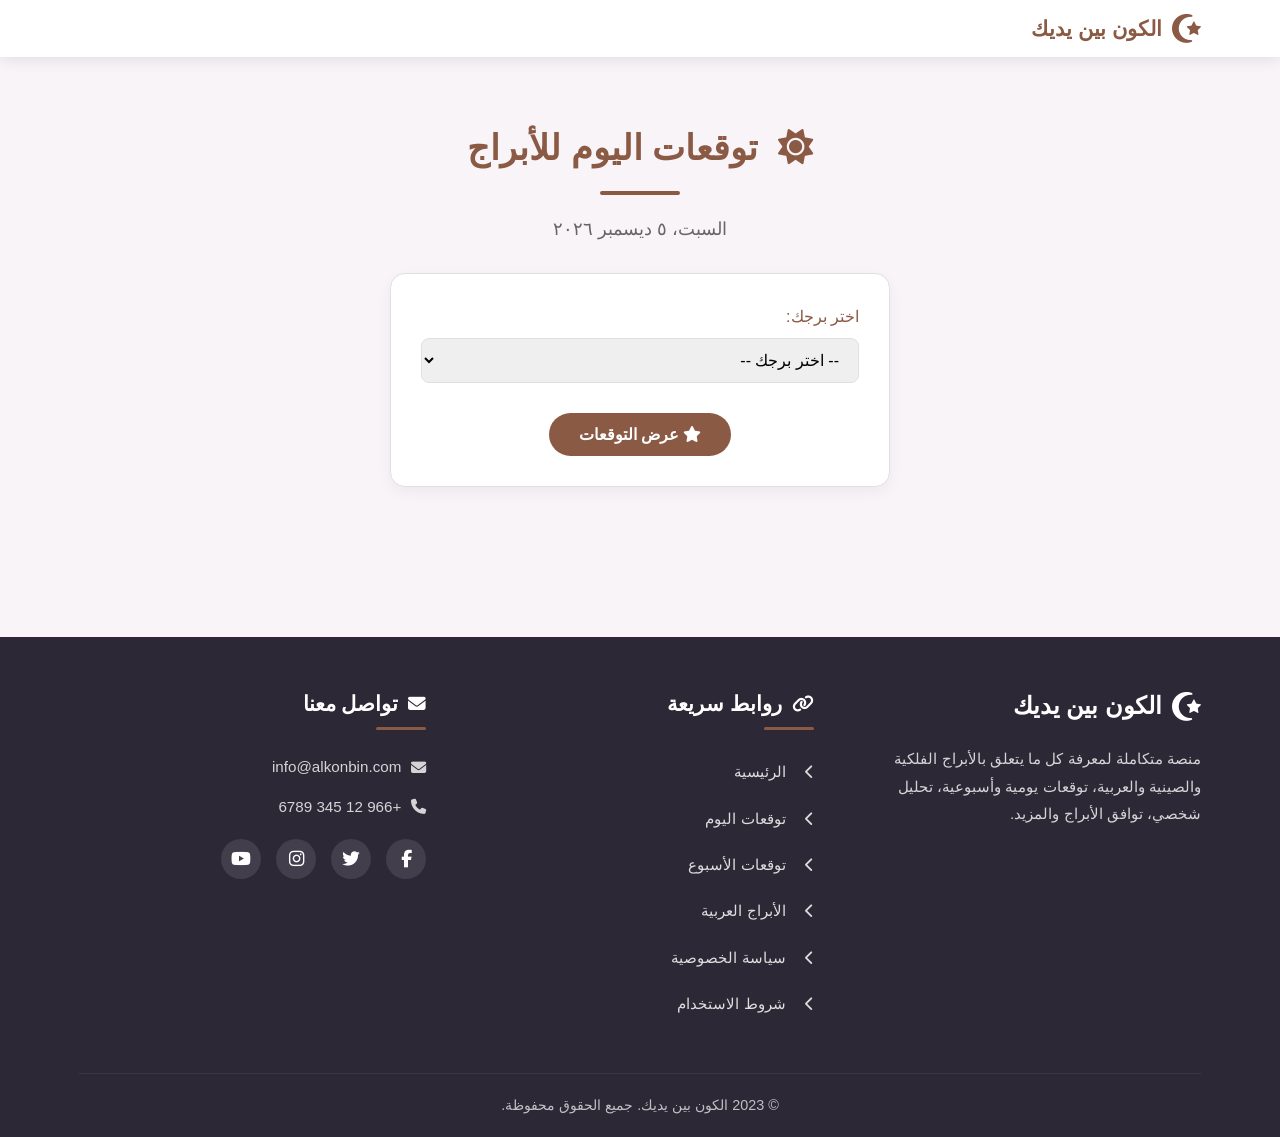
<file: daily-horoscope.html>
<!DOCTYPE html>
<html lang="ar" dir="rtl">
<head>
    <meta charset="UTF-8">
    <meta name="viewport" content="width=device-width, initial-scale=1.0">
    <title>توقعات اليوم - الأبراج العربية | الكون بين يديك</title>
    <link rel="stylesheet" href="https://cdnjs.cloudflare.com/ajax/libs/font-awesome/6.4.0/css/all.min.css">
    <style>
        :root {
            --primary-color: #8a5a44;
            --primary-light: #a87c65;
            --secondary-color: #6a4c93;
            --fire: #ff6b6b;
            --earth: #8a5a44;
            --air: #48dbfb;
            --water: #1dd1a1;
            --positive: #2ecc71;
            --negative: #e74c3c;
            --warning: #f39c12;
            --text-color: #333;
            --light-bg: #f9f4f8;
            --dark-bg: #2c2836;
            --white: #ffffff;
            --gray: #f5f5f5;
            --dark-gray: #e0e0e0;
        }

        * {
            margin: 0;
            padding: 0;
            box-sizing: border-box;
            font-family: 'Tajawal', sans-serif;
        }

        body {
            background-color: var(--light-bg);
            color: var(--text-color);
            line-height: 1.6;
        }

        .container {
            width: 90%;
            max-width: 1200px;
            margin: 0 auto;
            padding: 0 15px;
        }

        /* شريط التنقل */
        .main-header {
            background-color: var(--white);
            box-shadow: 0 2px 15px rgba(0,0,0,0.1);
            position: fixed;
            width: 100%;
            top: 0;
            z-index: 1000;
            padding: 12px 0;
        }

        .header-container {
            display: flex;
            justify-content: space-between;
            align-items: center;
        }

        .logo {
            display: flex;
            align-items: center;
            gap: 10px;
            font-size: 1.3rem;
            font-weight: 700;
            color: var(--primary-color);
            text-decoration: none;
        }

        .logo-icon {
            font-size: 1.8rem;
            color: var(--primary-color);
        }

        .mobile-menu-btn {
            display: none;
            flex-direction: column;
            justify-content: space-between;
            width: 30px;
            height: 22px;
            cursor: pointer;
        }

        .mobile-menu-btn span {
            display: block;
            width: 100%;
            height: 3px;
            background-color: var(--primary-color);
            border-radius: 3px;
            transition: all 0.3s;
        }

        /* القائمة الجانبية */
        .sidebar {
            position: fixed;
            top: 80px;
            right: -300px;
            width: 280px;
            height: calc(100vh - 80px);
            background-color: var(--white);
            box-shadow: -5px 5px 15px rgba(0,0,0,0.1);
            transition: all 0.3s ease;
            z-index: 999;
            overflow-y: auto;
        }

        .sidebar.active {
            right: 0;
        }

        .sidebar-nav {
            padding: 20px;
        }

        .sidebar-nav ul {
            list-style: none;
        }

        .sidebar-nav li {
            margin-bottom: 15px;
        }

        .sidebar-nav a {
            color: var(--text-color);
            font-weight: 500;
            transition: all 0.3s;
            padding: 8px 0;
            position: relative;
            display: flex;
            align-items: center;
            gap: 12px;
            text-decoration: none;
        }

        .sidebar-nav a:hover,
        .sidebar-nav a.active {
            color: var(--primary-color);
        }

        .sidebar-nav a.active:after {
            content: '';
            position: absolute;
            bottom: 0;
            right: 0;
            width: 100%;
            height: 2px;
            background: linear-gradient(90deg, var(--primary-color), transparent);
            border-radius: 2px;
        }

        .sidebar-nav i {
            font-size: 1.1rem;
            width: 24px;
            text-align: center;
        }

        /* المحتوى الرئيسي */
        .main-content {
            margin-top: 80px;
            padding: 40px 0;
        }

        /* قسم توقعات اليوم */
        .horoscope-section {
            text-align: center;
            margin-bottom: 50px;
        }

        .section-title {
            font-size: 2.2rem;
            color: var(--primary-color);
            margin-bottom: 20px;
            position: relative;
            display: inline-block;
        }

        .section-title:after {
            content: '';
            display: block;
            width: 80px;
            height: 4px;
            background-color: var(--primary-color);
            margin: 15px auto 0;
            border-radius: 2px;
        }

        .section-title i {
            margin-left: 10px;
        }

        .current-date {
            font-size: 1.1rem;
            color: #666;
            margin-bottom: 30px;
        }

        /* نموذج اختيار البرج */
        .zodiac-select-form {
            max-width: 500px;
            margin: 0 auto;
            background-color: var(--white);
            padding: 30px;
            border-radius: 15px;
            box-shadow: 0 5px 15px rgba(0,0,0,0.05);
            border: 1px solid var(--dark-gray);
        }

        .form-group {
            margin-bottom: 20px;
            text-align: right;
        }

        .form-group label {
            display: block;
            margin-bottom: 8px;
            font-weight: 500;
            color: var(--primary-color);
        }

        .form-control {
            width: 100%;
            padding: 12px 15px;
            border: 1px solid var(--dark-gray);
            border-radius: 8px;
            font-size: 1rem;
            transition: all 0.3s;
        }

        .form-control:focus {
            border-color: var(--primary-color);
            box-shadow: 0 0 0 3px rgba(138, 90, 68, 0.2);
            outline: none;
        }

        .btn {
            display: inline-block;
            padding: 12px 30px;
            background-color: var(--primary-color);
            color: var(--white);
            border: none;
            border-radius: 30px;
            font-weight: bold;
            cursor: pointer;
            transition: all 0.3s;
            font-size: 1rem;
            margin-top: 10px;
        }

        .btn:hover {
            background-color: var(--primary-light);
            transform: translateY(-3px);
            box-shadow: 0 5px 15px rgba(138, 90, 68, 0.3);
        }

        /* نتائج التوقعات */
        .horoscope-result {
            display: none;
            max-width: 800px;
            margin: 30px auto;
            background-color: var(--white);
            border-radius: 15px;
            padding: 30px;
            box-shadow: 0 5px 15px rgba(0,0,0,0.1);
            border: 1px solid var(--dark-gray);
            animation: fadeIn 0.5s ease;
        }

        .zodiac-header {
            display: flex;
            align-items: center;
            margin-bottom: 30px;
            flex-wrap: wrap;
        }

        .zodiac-icon-large {
            width: 100px;
            height: 100px;
            background-color: var(--light-bg);
            border-radius: 50%;
            display: flex;
            align-items: center;
            justify-content: center;
            margin-left: 20px;
            font-size: 2.5rem;
            color: var(--primary-color);
        }

        .fire .zodiac-icon-large {
            color: var(--fire);
            background-color: rgba(255, 107, 107, 0.1);
        }

        .earth .zodiac-icon-large {
            color: var(--earth);
            background-color: rgba(138, 90, 68, 0.1);
        }

        .air .zodiac-icon-large {
            color: var(--air);
            background-color: rgba(72, 219, 251, 0.1);
        }

        .water .zodiac-icon-large {
            color: var(--water);
            background-color: rgba(29, 209, 161, 0.1);
        }

        .zodiac-info h2 {
            font-size: 1.8rem;
            color: var(--primary-color);
            margin-bottom: 5px;
        }

        .zodiac-date {
            font-size: 1rem;
            color: #666;
            margin-bottom: 15px;
        }

        .zodiac-element {
            display: inline-flex;
            align-items: center;
            gap: 5px;
            padding: 5px 15px;
            border-radius: 30px;
            font-size: 0.9rem;
            margin-bottom: 15px;
        }

        .fire .zodiac-element {
            background-color: rgba(255, 107, 107, 0.1);
            color: var(--fire);
        }

        .earth .zodiac-element {
            background-color: rgba(138, 90, 68, 0.1);
            color: var(--earth);
        }

        .air .zodiac-element {
            background-color: rgba(72, 219, 251, 0.1);
            color: var(--air);
        }

        .water .zodiac-element {
            background-color: rgba(29, 209, 161, 0.1);
            color: var(--water);
        }

        .horoscope-content {
            margin-bottom: 30px;
        }

        .horoscope-section-title {
            font-size: 1.4rem;
            color: var(--primary-color);
            margin-bottom: 15px;
            border-bottom: 2px solid var(--light-bg);
            padding-bottom: 10px;
            display: flex;
            align-items: center;
            gap: 10px;
        }

        .horoscope-text {
            line-height: 1.8;
            margin-bottom: 20px;
        }

        .rating-stars {
            display: flex;
            gap: 5px;
            margin-bottom: 15px;
        }

        .rating-star {
            color: #ffc107;
            font-size: 1.2rem;
        }

        .advice-section {
            margin-top: 30px;
        }

        .advice-box {
            padding: 20px;
            border-radius: 10px;
            margin-bottom: 20px;
        }

        .do-advice {
            background-color: rgba(46, 204, 113, 0.1);
            border: 1px solid rgba(46, 204, 113, 0.3);
        }

        .dont-advice {
            background-color: rgba(231, 76, 60, 0.1);
            border: 1px solid rgba(231, 76, 60, 0.3);
        }

        .advice-title {
            font-size: 1.2rem;
            margin-bottom: 15px;
            display: flex;
            align-items: center;
            gap: 10px;
        }

        .do-advice .advice-title {
            color: var(--positive);
        }

        .dont-advice .advice-title {
            color: var(--negative);
        }

        .advice-list {
            list-style: none;
            padding-right: 5px;
        }

        .advice-list li {
            margin-bottom: 10px;
            position: relative;
            padding-right: 25px;
        }

        .do-advice li:before {
            content: '\f00c';
            font-family: 'Font Awesome 6 Free';
            font-weight: 900;
            position: absolute;
            right: 0;
            top: 2px;
            color: var(--positive);
        }

        .dont-advice li:before {
            content: '\f00d';
            font-family: 'Font Awesome 6 Free';
            font-weight: 900;
            position: absolute;
            right: 0;
            top: 2px;
            color: var(--negative);
        }

        .lucky-items {
            display: flex;
            justify-content: space-around;
            margin-top: 30px;
            flex-wrap: wrap;
            gap: 20px;
        }

        .lucky-item {
            text-align: center;
            min-width: 100px;
        }

        .lucky-value {
            font-size: 1.5rem;
            font-weight: bold;
            color: var(--primary-color);
            margin-top: 5px;
        }

        .lucky-label {
            font-size: 0.9rem;
            color: #666;
        }

        .lucky-number {
            background-color: var(--primary-color);
            color: var(--white);
            width: 50px;
            height: 50px;
            border-radius: 50%;
            display: flex;
            align-items: center;
            justify-content: center;
            font-weight: bold;
            font-size: 1.5rem;
            margin: 0 auto 10px;
        }

        /* تأثيرات الحركة */
        @keyframes fadeIn {
            from { opacity: 0; transform: translateY(20px); }
            to { opacity: 1; transform: translateY(0); }
        }

        /* الفوتر */
        .main-footer {
            background-color: var(--dark-bg);
            color: var(--white);
            padding: 50px 0 20px;
            margin-top: 60px;
        }

        .footer-grid {
            display: grid;
            grid-template-columns: repeat(auto-fit, minmax(250px, 1fr));
            gap: 40px;
            margin-bottom: 40px;
        }

        .footer-logo {
            display: flex;
            align-items: center;
            gap: 10px;
            font-size: 1.5rem;
            font-weight: 700;
            color: var(--white);
            margin-bottom: 20px;
            text-decoration: none;
        }

        .footer-logo i {
            font-size: 1.8rem;
        }

        .footer-about p {
            line-height: 1.8;
            opacity: 0.8;
            font-size: 0.95rem;
        }

        .footer-links h3,
        .footer-contact h3 {
            font-size: 1.3rem;
            margin-bottom: 25px;
            position: relative;
            padding-bottom: 10px;
            display: flex;
            align-items: center;
            gap: 10px;
        }

        .footer-links h3 i,
        .footer-contact h3 i {
            font-size: 1.1rem;
        }

        .footer-links h3:after,
        .footer-contact h3:after {
            content: '';
            position: absolute;
            bottom: 0;
            right: 0;
            width: 50px;
            height: 3px;
            background-color: var(--primary-color);
            border-radius: 2px;
        }

        .footer-links ul {
            list-style: none;
        }

        .footer-links li {
            margin-bottom: 12px;
        }

        .footer-links a {
            color: #ddd;
            transition: all 0.3s;
            display: flex;
            align-items: center;
            gap: 8px;
            padding: 5px 0;
            font-size: 0.95rem;
            text-decoration: none;
        }

        .footer-links a:hover {
            color: var(--white);
            padding-right: 10px;
        }

        .footer-links a i {
            font-size: 0.9rem;
            width: 20px;
        }

        .footer-contact p {
            margin-bottom: 15px;
            opacity: 0.8;
            font-size: 0.95rem;
            display: flex;
            align-items: center;
            gap: 10px;
        }

        .social-links {
            display: flex;
            gap: 15px;
            margin-top: 20px;
        }

        .social-links a {
            display: flex;
            align-items: center;
            justify-content: center;
            width: 40px;
            height: 40px;
            background-color: rgba(255,255,255,0.1);
            border-radius: 50%;
            transition: all 0.3s;
            text-decoration: none;
            color: var(--white);
        }

        .social-links a:hover {
            background-color: var(--primary-color);
            transform: translateY(-3px);
        }

        .social-links i {
            font-size: 1.1rem;
        }

        .copyright {
            text-align: center;
            padding-top: 20px;
            border-top: 1px solid rgba(255,255,255,0.1);
            opacity: 0.7;
            font-size: 0.9rem;
        }

        /* تصميم متجاوب */
        @media (max-width: 992px) {
            .mobile-menu-btn {
                display: flex;
            }
            
            .zodiac-header {
                flex-direction: column;
                text-align: center;
            }
            
            .zodiac-icon-large {
                margin: 0 auto 20px;
            }
        }

        @media (max-width: 768px) {
            .zodiac-select-form {
                padding: 20px;
            }
            
            .lucky-items {
                flex-direction: column;
                align-items: center;
            }
        }

        @media (max-width: 576px) {
            .section-title {
                font-size: 1.8rem;
            }
            
            .zodiac-info h2 {
                font-size: 1.5rem;
            }
        }
    </style>
</head>
<body>
    <!-- شريط التنقل -->
    <header class="main-header">
        <div class="container header-container">
            <a href="index.html" class="logo">
                <i class="fas fa-star-and-crescent logo-icon"></i>
                <span>الكون بين يديك</span>
            </a>
            <div class="mobile-menu-btn">
                <span></span>
                <span></span>
                <span></span>
            </div>
        </div>
    </header>

    <!-- القائمة الجانبية -->
    <nav class="sidebar">
        <div class="sidebar-nav">
            <ul>
                <li><a href="index.html"><i class="fas fa-home"></i> الرئيسية</a></li>
                <li><a href="discover.html"><i class="fas fa-search"></i> اكتشف برجك</a></li>
                <li><a href="horoscope.html"><i class="fas fa-dragon"></i> اكتشف برجك الصيني</a></li>
                <li><a href="compatibility.html"><i class="fas fa-heart"></i> توافق الأبراج</a></li>
                <li><a href="daily-horoscope.html" class="active"><i class="fas fa-sun"></i> توقعات اليوم</a></li>
                <li><a href="weekly-horoscope.html"><i class="fas fa-calendar-week"></i> توقعات الأسبوع</a></li>
                <li><a href="chinese-zodiac.html"><i class="fas fa-dragon"></i> الأبراج الصينية</a></li>
                <li><a href="arabic-zodiac.html"><i class="fas fa-moon"></i> الأبراج العربية</a></li>
                <li><a href="articles.html"><i class="fas fa-newspaper"></i> المقالات</a></li>
                <li><a href="learn.html"><i class="fas fa-book-open"></i> تعلم الأبراج</a></li>
                <li><a href="privacy.html"><i class="fas fa-shield-alt"></i> سياسة الخصوصية</a></li>
                <li><a href="terms.html"><i class="fas fa-file-contract"></i> شروط الاستخدام</a></li>
                <li><a href="about.html"><i class="fas fa-info-circle"></i> عن الموقع</a></li>
                <li><a href="contact.html"><i class="fas fa-envelope"></i> اتصل بنا</a></li>
            </ul>
        </div>
    </nav>

    <!-- المحتوى الرئيسي -->
    <main class="main-content">
        <!-- قسم توقعات اليوم -->
        <section class="horoscope-section container">
            <h1 class="section-title">
                <i class="fas fa-sun"></i>
                توقعات اليوم للأبراج
            </h1>
            
            <div class="current-date" id="current-date">
                <!-- سيتم ملؤها بالجافاسكريبت -->
            </div>
            
            <!-- نموذج اختيار البرج -->
            <div class="zodiac-select-form">
                <div class="form-group">
                    <label for="zodiac-sign">اختر برجك:</label>
                    <select id="zodiac-sign" class="form-control">
                        <option value="">-- اختر برجك --</option>
                        <option value="aries">الحمل (21 مارس - 19 أبريل)</option>
                        <option value="taurus">الثور (20 أبريل - 20 مايو)</option>
                        <option value="gemini">الجوزاء (21 مايو - 20 يونيو)</option>
                        <option value="cancer">السرطان (21 يونيو - 22 يوليو)</option>
                        <option value="leo">الأسد (23 يوليو - 22 أغسطس)</option>
                        <option value="virgo">العذراء (23 أغسطس - 22 سبتمبر)</option>
                        <option value="libra">الميزان (23 سبتمبر - 22 أكتوبر)</option>
                        <option value="scorpio">العقرب (23 أكتوبر - 21 نوفمبر)</option>
                        <option value="sagittarius">القوس (22 نوفمبر - 21 ديسمبر)</option>
                        <option value="capricorn">الجدي (22 ديسمبر - 19 يناير)</option>
                        <option value="aquarius">الدلو (20 يناير - 18 فبراير)</option>
                        <option value="pisces">الحوت (19 فبراير - 20 مارس)</option>
                    </select>
                </div>
                
                <button id="show-horoscope" class="btn">
                    <i class="fas fa-star"></i> عرض التوقعات
                </button>
            </div>
            
            <!-- نتائج التوقعات -->
            <div id="horoscope-result" class="horoscope-result">
                <!-- سيتم ملؤها بالجافاسكريبت -->
            </div>
        </section>
    </main>

    <!-- الفوتر -->
    <footer class="main-footer">
        <div class="container">
            <div class="footer-grid">
                <div class="footer-about">
                    <a href="index.html" class="footer-logo">
                        <i class="fas fa-star-and-crescent"></i>
                        <span>الكون بين يديك</span>
                    </a>
                    <p>منصة متكاملة لمعرفة كل ما يتعلق بالأبراج الفلكية والصينية والعربية، توقعات يومية وأسبوعية، تحليل شخصي، توافق الأبراج والمزيد.</p>
                </div>
                <div class="footer-links">
                    <h3>
                        <i class="fas fa-link"></i>
                        روابط سريعة
                    </h3>
                    <ul>
                        <li><a href="index.html"><i class="fas fa-chevron-left"></i> الرئيسية</a></li>
                        <li><a href="daily-horoscope.html"><i class="fas fa-chevron-left"></i> توقعات اليوم</a></li>
                        <li><a href="weekly-horoscope.html"><i class="fas fa-chevron-left"></i> توقعات الأسبوع</a></li>
                        <li><a href="arabic-zodiac.html"><i class="fas fa-chevron-left"></i> الأبراج العربية</a></li>
                        <li><a href="privacy.html"><i class="fas fa-chevron-left"></i> سياسة الخصوصية</a></li>
                        <li><a href="terms.html"><i class="fas fa-chevron-left"></i> شروط الاستخدام</a></li>
                    </ul>
                </div>
                <div class="footer-contact">
                    <h3>
                        <i class="fas fa-envelope"></i>
                        تواصل معنا
                    </h3>
                    <p>
                        <i class="fas fa-envelope"></i>
                        info@alkonbin.com
                    </p>
                    <p>
                        <i class="fas fa-phone"></i>
                        +966 12 345 6789
                    </p>
                    <div class="social-links">
                        <a href="#"><i class="fab fa-facebook-f"></i></a>
                        <a href="#"><i class="fab fa-twitter"></i></a>
                        <a href="#"><i class="fab fa-instagram"></i></a>
                        <a href="#"><i class="fab fa-youtube"></i></a>
                    </div>
                </div>
            </div>
            <div class="copyright">
                <p>© 2023 الكون بين يديك. جميع الحقوق محفوظة.</p>
            </div>
        </div>
    </footer>

    <!-- السكريبتات -->
    <script>
        // بيانات التوقعات اليومية للأبراج
        const dailyHoroscopes = {
            aries: {
                name: "الحمل",
                date: "21 مارس - 19 أبريل",
                element: "fire",
                elementName: "ناري",
                icon: "fas fa-fire",
                love: {
                    rating: 4,
                    text: "اليوم هو يوم مميز للحب والعلاقات العاطفية. قد تلتقي بشخص مميز أو تشعر بتقارب أكبر مع شريكك الحالي. استغل هذه الطاقة الإيجابية لتعزيز علاقاتك."
                },
                work: {
                    rating: 3,
                    text: "قد تواجه بعض التحديات في العمل اليوم، لكن لا تقلق. لديك الطاقة والقدرة على تخطيها. كن صبوراً وحاول التعلم من هذه التحديات."
                },
                health: {
                    rating: 4,
                    text: "صحتك اليوم جيدة بشكل عام، لكن احذر من الإرهاق. خذ قسطاً من الراحة ومارس بعض التمارين الخفيفة لتنشيط جسمك."
                },
                advice: {
                    do: [
                        "تواصل مع أحبائك وعبّر عن مشاعرك",
                        "استغل طاقتك في بدء مشاريع جديدة"
                    ],
                    dont: [
                        "تجنب التهور في القرارات المهمة",
                        "لا تهمل صحتك رغم انشغالك"
                    ]
                },
                lucky: {
                    number: 7,
                    color: "أحمر",
                    time: "10 صباحاً - 12 ظهراً"
                }
            },
            taurus: {
                name: "الثور",
                date: "20 أبريل - 20 مايو",
                element: "earth",
                elementName: "ترابي",
                icon: "fas fa-bull",
                love: {
                    rating: 3,
                    text: "اليوم قد تشعر ببعض البرود العاطفي. لا تتسرع في اتخاذ قرارات مهمة في العلاقات. خذ وقتك للتفكير والتأمل."
                },
                work: {
                    rating: 4,
                    text: "يوم ممتاز للعمل والمشاريع المالية. قد تحصل على فرصة جيدة أو عرض مغرٍ. كن واقعياً في تقييمك ولا تتردد في طلب المشورة."
                },
                health: {
                    rating: 2,
                    text: "انتبه لنظامك الغذائي اليوم. قد تشعر ببعض الخمول، لذا حاول تناول وجبات صحية ومتوازنة لتعزيز طاقتك."
                },
                advice: {
                    do: [
                        "ركز على الجانب المالي واستثمر بحكمة",
                        "مارس التأمل لتهدئة عقلك"
                    ],
                    dont: [
                        "لا تتجاهل علامات التعب الجسدي",
                        "تجنب الصراعات العاطفية اليوم"
                    ]
                },
                lucky: {
                    number: 4,
                    color: "أخضر",
                    time: "3 عصراً - 5 مساءً"
                }
            },
            gemini: {
                name: "الجوزاء",
                date: "21 مايو - 20 يونيو",
                element: "air",
                elementName: "هوائي",
                icon: "fas fa-comments",
                love: {
                    rating: 5,
                    text: "يوم رائع للعلاقات العاطفية! إذا كنت أعزب، قد تلتقي بشخص مميز. إذا كنت في علاقة، ستشعر بتقارب أكبر مع شريكك."
                },
                work: {
                    rating: 2,
                    text: "قد تواجه بعض الصعوبات في التواصل مع الزملاء اليوم. كن صبوراً وحاول أن تكون واضحاً في تعبيراتك لتجنب سوء الفهم."
                },
                health: {
                    rating: 3,
                    text: "صحتك اليوم جيدة بشكل عام، لكن انتبه للتوتر. مارس بعض تمارين الاسترخاء أو التأمل للحفاظ على توازنك الداخلي."
                },
                advice: {
                    do: [
                        "استغل طاقتك الإبداعية في مشاريعك",
                        "تواصل مع أصدقائك المقربين"
                    ],
                    dont: [
                        "لا تبالغ في ردود أفعالك العاطفية",
                        "تجنب تأجيل المهام المهمة"
                    ]
                },
                lucky: {
                    number: 9,
                    color: "أصفر",
                    time: "8 صباحاً - 10 صباحاً"
                }
            },
            cancer: {
                name: "السرطان",
                date: "21 يونيو - 22 يوليو",
                element: "water",
                elementName: "مائي",
                icon: "fas fa-crab",
                love: {
                    rating: 4,
                    text: "اليوم يوم عاطفي للغاية. ستشعر بحاجة للتواصل مع أحبائك. إذا كنت في علاقة، عبّر عن مشاعرك لشريكك بصدق."
                },
                work: {
                    rating: 3,
                    text: "قد تشعر بعدم الارتياح في العمل اليوم. حاول التركيز على المهام الروتينية وتجنب اتخاذ قرارات مهمة."
                },
                health: {
                    rating: 3,
                    text: "انتبه لصحتك النفسية اليوم. مارس الأنشطة التي تهدئ أعصابك وتشعرك بالاسترخاء."
                },
                advice: {
                    do: [
                        "اقض وقتاً مع عائلتك",
                        "مارس الكتابة أو الفنون للتعبير عن مشاعرك"
                    ],
                    dont: [
                        "لا تبالغ في الحساسية تجاه تعليقات الآخرين",
                        "تجنب العزلة الطويلة"
                    ]
                },
                lucky: {
                    number: 2,
                    color: "أبيض",
                    time: "7 مساءً - 9 مساءً"
                }
            },
            leo: {
                name: "الأسد",
                date: "23 يوليو - 22 أغسطس",
                element: "fire",
                elementName: "ناري",
                icon: "fas fa-lion",
                love: {
                    rating: 5,
                    text: "يوم رائع للعلاقات العاطفية! أنت في أفضل حالاتك اليوم وسيكون جذاباً للآخرين. استغل هذه الطاقة الإيجابية."
                },
                work: {
                    rating: 4,
                    text: "يوم ممتاز للقيادة والعمل الجماعي. ستتمكن من إلهام الآخرين وإقناعهم بأفكارك. استغل هذه الفرصة."
                },
                health: {
                    rating: 4,
                    text: "طاقتك اليوم عالية. مارس الرياضة لتفريغ هذه الطاقة الزائدة، لكن احذر من الإفراط في بذل الجهد."
                },
                advice: {
                    do: [
                        "استغل كاريزماك في التأثير على الآخرين",
                        "ابدأ مشروعاً جديداً كنت تؤجله"
                    ],
                    dont: [
                        "لا تكن متعجرفاً أو متسلطاً",
                        "تجنب الإنفاق المفرط"
                    ]
                },
                lucky: {
                    number: 1,
                    color: "ذهبي",
                    time: "12 ظهراً - 2 ظهراً"
                }
            },
            virgo: {
                name: "العذراء",
                date: "23 أغسطس - 22 سبتمبر",
                element: "earth",
                elementName: "ترابي",
                icon: "fas fa-virgin",
                love: {
                    rating: 3,
                    text: "اليوم قد تكون أكثر تحفظاً في التعبير عن مشاعرك. لا بأس في ذلك، لكن حاول ألا تبعد شريكك عنك."
                },
                work: {
                    rating: 5,
                    text: "يوم ممتاز للعمل والتركيز على التفاصيل. ستتمكن من إنجاز الكثير من المهام بدقة وكفاءة."
                },
                health: {
                    rating: 3,
                    text: "انتبه للتوتر اليوم. حاول أن تأخذ فترات راحة منتظمة ولا ترهق نفسك بالتفكير الزائد."
                },
                advice: {
                    do: [
                        "ركز على تنظيم عملك وحياتك",
                        "احرص على نظام غذائي صحي"
                    ],
                    dont: [
                        "لا تنتقد الآخرين بشكل مفرط",
                        "تجنب المثالية الزائدة"
                    ]
                },
                lucky: {
                    number: 5,
                    color: "أزرق",
                    time: "9 صباحاً - 11 صباحاً"
                }
            },
            libra: {
                name: "الميزان",
                date: "23 سبتمبر - 22 أكتوبر",
                element: "air",
                elementName: "هوائي",
                icon: "fas fa-balance-scale",
                love: {
                    rating: 4,
                    text: "اليوم يوم متناغم للعلاقات. ستشعر بالتوازن والانسجام مع شريكك. إذا كنت أعزب، قد تلتقي بشخص متوافق معك."
                },
                work: {
                    rating: 3,
                    text: "قد تواجه صعوبة في اتخاذ القرارات اليوم. لا بأس في طلب المشورة من الآخرين قبل الاختيار."
                },
                health: {
                    rating: 4,
                    text: "صحتك اليوم جيدة. مارس تمارين التوازن مثل اليوجا لتعزيز تناغمك الداخلي."
                },
                advice: {
                    do: [
                        "اقض وقتاً في الأماكن الفنية أو الجمالية",
                        "استمع لآراء الآخرين قبل اتخاذ القرارات"
                    ],
                    dont: [
                        "لا تؤجل القرارات المهمة",
                        "تجنب المواقف غير المتوازنة"
                    ]
                },
                lucky: {
                    number: 6,
                    color: "زهري",
                    time: "4 عصراً - 6 مساءً"
                }
            },
            scorpio: {
                name: "العقرب",
                date: "23 أكتوبر - 21 نوفمبر",
                element: "water",
                elementName: "مائي",
                icon: "fas fa-scorpion",
                love: {
                    rating: 4,
                    text: "اليوم ستشعر بشغف عاطفي قوي. إذا كنت في علاقة، ستشعر بتقارب عميق مع شريكك. إذا كنت أعزب، قد تنجذب لشخص غامض."
                },
                work: {
                    rating: 4,
                    text: "ستتمكن اليوم من كشف الحقائق المخفية. استغل حدسك القوي في العمل لاتخاذ القرارات الصحيحة."
                },
                health: {
                    rating: 3,
                    text: "انتبه لمشاعرك الداخلية اليوم. التوتر قد يؤثر على صحتك، لذا خذ وقتاً للاسترخاء."
                },
                advice: {
                    do: [
                        "ثق بحدسك في اتخاذ القرارات",
                        "كن صادقاً مع نفسك والآخرين"
                    ],
                    dont: [
                        "لا تكن متحكماً أو غيوراً",
                        "تجنب الكتمان الزائد للمشاعر"
                    ]
                },
                lucky: {
                    number: 8,
                    color: "أحمر غامق",
                    time: "10 مساءً - 12 مساءً"
                }
            },
            sagittarius: {
                name: "القوس",
                date: "22 نوفمبر - 21 ديسمبر",
                element: "fire",
                elementName: "ناري",
                icon: "fas fa-arrow-right",
                love: {
                    rating: 4,
                    text: "اليوم يوم ممتع للعلاقات. ستستمتع بالحوارات المثيرة مع شريكك أو مع أشخاص جدد. حافظ على روحك المرحة."
                },
                work: {
                    rating: 3,
                    text: "قد تشعر بالملل من الروتين اليوم. حاول إضافة بعض التجديد لعملك أو البدء بمشروع جديد."
                },
                health: {
                    rating: 4,
                    text: "طاقتك اليوم عالية. مارس الرياضة أو الأنشطة الخارجية لتفريغ هذه الطاقة الإيجابية."
                },
                advice: {
                    do: [
                        "اقرأ كتاباً جديداً أو تعلم شيئاً مختلفاً",
                        "خطط لرحلة أو مغامرة جديدة"
                    ],
                    dont: [
                        "لا تكن متهوراً في قراراتك",
                        "تجنب الوعد بأكثر مما تستطيع تنفيذه"
                    ]
                },
                lucky: {
                    number: 3,
                    color: "أرجواني",
                    time: "1 ظهراً - 3 عصراً"
                }
            },
            capricorn: {
                name: "الجدي",
                date: "22 ديسمبر - 19 يناير",
                element: "earth",
                elementName: "ترابي",
                icon: "fas fa-goat",
                love: {
                    rating: 3,
                    text: "اليوم قد تكون أكثر جدية في علاقاتك. لا بأس في ذلك، لكن حاول أن تظهر بعض الدفء العاطفي لشريكك."
                },
                work: {
                    rating: 5,
                    text: "يوم ممتاز للعمل والتركيز على الأهداف الطويلة المدى. ستتمكن من إنجاز الكثير من المهام الصعبة."
                },
                health: {
                    rating: 3,
                    text: "انتبه لظهرك ومفاصلك اليوم. لا ترهق نفسك وحاول الجلوس بوضعية صحيحة."
                },
                advice: {
                    do: [
                        "ركز على أهدافك العملية",
                        "خطط للمستقبل بطريقة منظمة"
                    ],
                    dont: [
                        "لا تكن متشائماً",
                        "تجنب العمل لساعات طويلة دون راحة"
                    ]
                },
                lucky: {
                    number: 10,
                    color: "بني",
                    time: "2 ظهراً - 4 عصراً"
                }
            },
            aquarius: {
                name: "الدلو",
                date: "20 يناير - 18 فبراير",
                element: "air",
                elementName: "هوائي",
                icon: "fas fa-water",
                love: {
                    rating: 3,
                    text: "اليوم قد تكون أكثر ميلاً للصداقة في علاقاتك. لا بأس في ذلك، لكن حاول أن تظهر بعض المشاعر لشريكك."
                },
                work: {
                    rating: 4,
                    text: "يوم ممتاز للأفكار الإبداعية والمشاريع الجماعية. ستتمكن من إقناع الآخرين بأفكارك المبتكرة."
                },
                health: {
                    rating: 3,
                    text: "انتبه لدورتك الدموية اليوم. حاول المشي أو ممارسة تمارين خفيفة لتنشيط الدورة الدموية."
                },
                advice: {
                    do: [
                        "تواصل مع أصدقائك وزملائك",
                        "شارك أفكارك المبتكرة مع الآخرين"
                    ],
                    dont: [
                        "لا تكن منعزلاً أكثر من اللازم",
                        "تجنب التمرد من أجل التمرد فقط"
                    ]
                },
                lucky: {
                    number: 11,
                    color: "أزرق فاتح",
                    time: "5 مساءً - 7 مساءً"
                }
            },
            pisces: {
                name: "الحوت",
                date: "19 فبراير - 20 مارس",
                element: "water",
                elementName: "مائي",
                icon: "fas fa-fish",
                love: {
                    rating: 5,
                    text: "اليوم يوم عاطفي للغاية. ستشعر بتواصل روحي عميق مع شريكك. إذا كنت أعزب، قد تلتقي بشخص يشعرك بالفهم والقبول."
                },
                work: {
                    rating: 3,
                    text: "قد تواجه صعوبة في التركيز على الواقع اليوم. حاول أن تبقى متجهاً نحو أهداف عملية."
                },
                health: {
                    rating: 3,
                    text: "انتبه لمشاعرك اليوم، فقد تؤثر على صحتك الجسدية. خذ وقتاً للاسترخاء والتأمل."
                },
                advice: {
                    do: [
                        "مارس الفنون أو الكتابة الإبداعية",
                        "اقض وقتاً في التأمل أو الأنشطة الروحية"
                    ],
                    dont: [
                        "لا تهرب من الواقع بالمفرط",
                        "تجنب الأشخاص السلبيين"
                    ]
                },
                lucky: {
                    number: 7,
                    color: "بنفسجي",
                    time: "6 صباحاً - 8 صباحاً"
                }
            }
        };

        // عرض التاريخ الحالي
        function updateCurrentDate() {
            const now = new Date();
            const options = { weekday: 'long', year: 'numeric', month: 'long', day: 'numeric' };
            const dateString = now.toLocaleDateString('ar-EG', options);
            document.getElementById('current-date').textContent = dateString;
        }

        // عرض توقعات البرج المختار
        function showHoroscope() {
            const zodiacSign = document.getElementById('zodiac-sign').value;
            
            if (!zodiacSign) {
                alert('الرجاء اختيار برجك');
                return;
            }
            
            const horoscope = dailyHoroscopes[zodiacSign];
            const resultContainer = document.getElementById('horoscope-result');
            
            // تعبئة المعلومات الأساسية
            resultContainer.className = `horoscope-result ${horoscope.element}`;
            resultContainer.innerHTML = `
                <div class="zodiac-header">
                    <div class="zodiac-icon-large">
                        <i class="${horoscope.icon}"></i>
                    </div>
                    <div class="zodiac-info">
                        <h2>${horoscope.name}</h2>
                        <p class="zodiac-date">${horoscope.date}</p>
                        <div class="zodiac-element">
                            <i class="${getElementIcon(horoscope.element)}"></i>
                            <span>${horoscope.elementName}</span>
                        </div>
                    </div>
                </div>
                
                <div class="horoscope-content">
                    <h3 class="horoscope-section-title">
                        <i class="fas fa-heart"></i> الحب والعاطفة
                    </h3>
                    <div class="rating-stars">
                        ${getRatingStars(horoscope.love.rating)}
                    </div>
                    <p class="horoscope-text">${horoscope.love.text}</p>
                </div>
                
                <div class="horoscope-content">
                    <h3 class="horoscope-section-title">
                        <i class="fas fa-briefcase"></i> العمل والمال
                    </h3>
                    <div class="rating-stars">
                        ${getRatingStars(horoscope.work.rating)}
                    </div>
                    <p class="horoscope-text">${horoscope.work.text}</p>
                </div>
                
                <div class="horoscope-content">
                    <h3 class="horoscope-section-title">
                        <i class="fas fa-heartbeat"></i> الصحة والطاقة
                    </h3>
                    <div class="rating-stars">
                        ${getRatingStars(horoscope.health.rating)}
                    </div>
                    <p class="horoscope-text">${horoscope.health.text}</p>
                </div>
                
                <div class="advice-section">
                    <div class="advice-box do-advice">
                        <h4 class="advice-title">
                            <i class="fas fa-thumbs-up"></i> ما يجب عليك فعله اليوم
                        </h4>
                        <ul class="advice-list">
                            ${horoscope.advice.do.map(item => `<li>${item}</li>`).join('')}
                        </ul>
                    </div>
                    
                    <div class="advice-box dont-advice">
                        <h4 class="advice-title">
                            <i class="fas fa-thumbs-down"></i> ما يجب تجنبه اليوم
                        </h4>
                        <ul class="advice-list">
                            ${horoscope.advice.dont.map(item => `<li>${item}</li>`).join('')}
                        </ul>
                    </div>
                </div>
                
                <div class="lucky-items">
                    <div class="lucky-item">
                        <div class="lucky-number">${horoscope.lucky.number}</div>
                        <span class="lucky-label">رقم الحظ</span>
                    </div>
                    <div class="lucky-item">
                        <div class="lucky-value">${horoscope.lucky.color}</div>
                        <span class="lucky-label">لون الحظ</span>
                    </div>
                    <div class="lucky-item">
                        <div class="lucky-value">${horoscope.lucky.time}</div>
                        <span class="lucky-label">وقت الحظ</span>
                    </div>
                </div>
            `;
            
            // عرض النتائج
            resultContainer.style.display = 'block';
            window.scrollTo({
                top: resultContainer.offsetTop - 100,
                behavior: 'smooth'
            });
        }

        // الحصول على أيقونة العنصر
        function getElementIcon(element) {
            switch(element) {
                case 'fire': return 'fas fa-fire';
                case 'earth': return 'fas fa-mountain';
                case 'air': return 'fas fa-wind';
                case 'water': return 'fas fa-tint';
                default: return 'fas fa-question';
            }
        }

        // توليد نجوم التقييم
        function getRatingStars(rating) {
            let stars = '';
            for (let i = 1; i <= 5; i++) {
                if (i <= rating) {
                    stars += '<i class="fas fa-star rating-star"></i>';
                } else {
                    stars += '<i class="far fa-star rating-star"></i>';
                }
            }
            return stars;
        }

        // التحكم في القائمة الجانبية
        const mobileMenuBtn = document.querySelector('.mobile-menu-btn');
        const sidebar = document.querySelector('.sidebar');

        mobileMenuBtn.addEventListener('click', () => {
            mobileMenuBtn.classList.toggle('active');
            sidebar.classList.toggle('active');
            
            // تحريك الأشرطة في زر القائمة
            const spans = mobileMenuBtn.querySelectorAll('span');
            if (mobileMenuBtn.classList.contains('active')) {
                spans[0].style.transform = 'translateY(9px) rotate(45deg)';
                spans[1].style.opacity = '0';
                spans[2].style.transform = 'translateY(-9px) rotate(-45deg)';
            } else {
                spans[0].style.transform = '';
                spans[1].style.opacity = '';
                spans[2].style.transform = '';
            }
        });

        // إغلاق القائمة عند النقر خارجها
        document.addEventListener('click', (e) => {
            if (!sidebar.contains(e.target) && !mobileMenuBtn.contains(e.target)) {
                sidebar.classList.remove('active');
                mobileMenuBtn.classList.remove('active');
                
                // إعادة الأشرطة إلى وضعها الطبيعي
                const spans = mobileMenuBtn.querySelectorAll('span');
                spans[0].style.transform = '';
                spans[1].style.opacity = '';
                spans[2].style.transform = '';
            }
        });

        // تهيئة الأحداث عند تحميل الصفحة
        window.addEventListener('load', () => {
            updateCurrentDate();
            document.getElementById('show-horoscope').addEventListener('click', showHoroscope);
        });
    </script>
</body>
</html>
</file>
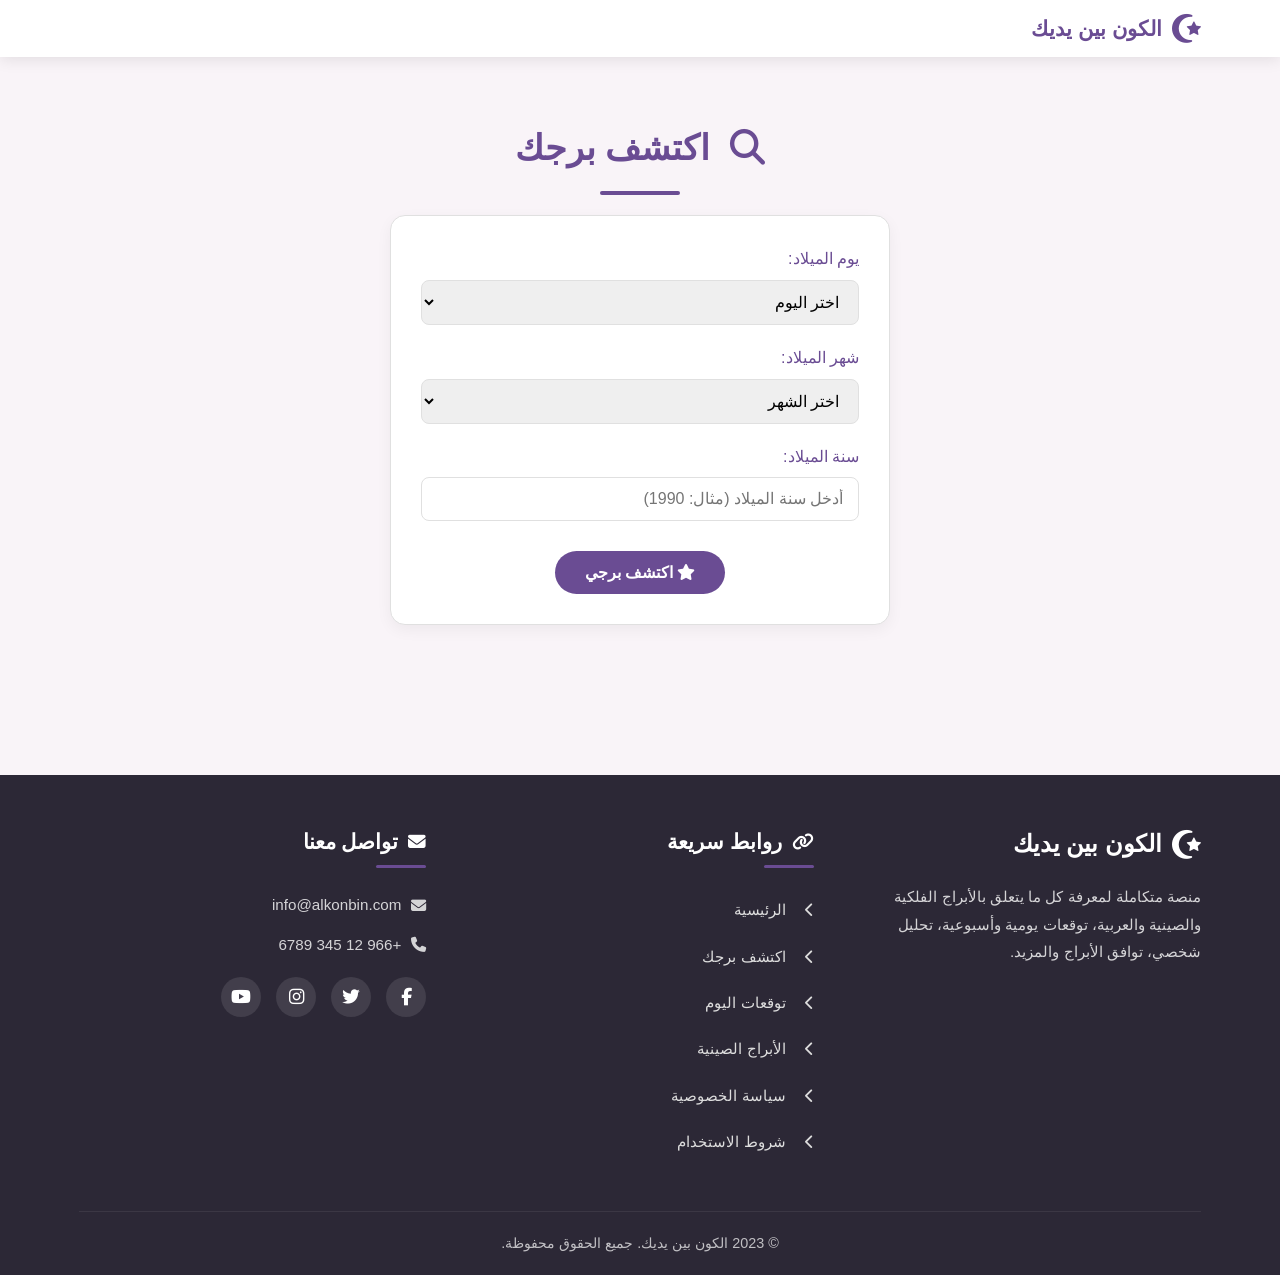
<file: discover.html>
<!DOCTYPE html>
<html lang="ar" dir="rtl">
<head>
    <meta charset="UTF-8">
    <meta name="viewport" content="width=device-width, initial-scale=1.0">
    <title>اكتشف برجك - الكون بين يديك</title>
    <link rel="stylesheet" href="https://cdnjs.cloudflare.com/ajax/libs/font-awesome/6.4.0/css/all.min.css">
    <style>
        :root {
            --primary-color: #6a4c93;
            --primary-light: #8a6cb3;
            --secondary-color: #8a5a44;
            --chinese-color: #c52a2a;
            --text-color: #333;
            --light-bg: #f9f4f8;
            --dark-bg: #2c2836;
            --white: #ffffff;
            --gray: #f5f5f5;
            --dark-gray: #e0e0e0;
            --fire: #ff6b6b;
            --earth: #8a5a44;
            --air: #48dbfb;
            --water: #1dd1a1;
            --positive: #2ecc71;
            --negative: #e74c3c;
        }

        * {
            margin: 0;
            padding: 0;
            box-sizing: border-box;
            font-family: 'Tajawal', sans-serif;
        }

        body {
            background-color: var(--light-bg);
            color: var(--text-color);
            line-height: 1.6;
        }

        .container {
            width: 90%;
            max-width: 1200px;
            margin: 0 auto;
            padding: 0 15px;
        }

        /* شريط التنقل */
        .main-header {
            background-color: var(--white);
            box-shadow: 0 2px 15px rgba(0,0,0,0.1);
            position: fixed;
            width: 100%;
            top: 0;
            z-index: 1000;
            padding: 12px 0;
        }

        .header-container {
            display: flex;
            justify-content: space-between;
            align-items: center;
        }

        .logo {
            display: flex;
            align-items: center;
            gap: 10px;
            font-size: 1.3rem;
            font-weight: 700;
            color: var(--primary-color);
            text-decoration: none;
        }

        .logo-icon {
            font-size: 1.8rem;
            color: var(--primary-color);
        }

        .mobile-menu-btn {
            display: none;
            flex-direction: column;
            justify-content: space-between;
            width: 30px;
            height: 22px;
            cursor: pointer;
        }

        .mobile-menu-btn span {
            display: block;
            width: 100%;
            height: 3px;
            background-color: var(--primary-color);
            border-radius: 3px;
            transition: all 0.3s;
        }

        /* القائمة الجانبية */
        .sidebar {
            position: fixed;
            top: 80px;
            right: -300px;
            width: 280px;
            height: calc(100vh - 80px);
            background-color: var(--white);
            box-shadow: -5px 5px 15px rgba(0,0,0,0.1);
            transition: all 0.3s ease;
            z-index: 999;
            overflow-y: auto;
        }

        .sidebar.active {
            right: 0;
        }

        .sidebar-nav {
            padding: 20px;
        }

        .sidebar-nav ul {
            list-style: none;
        }

        .sidebar-nav li {
            margin-bottom: 15px;
        }

        .sidebar-nav a {
            color: var(--text-color);
            font-weight: 500;
            transition: all 0.3s;
            padding: 8px 0;
            position: relative;
            display: flex;
            align-items: center;
            gap: 12px;
            text-decoration: none;
        }

        .sidebar-nav a:hover,
        .sidebar-nav a.active {
            color: var(--primary-color);
        }

        .sidebar-nav a.active:after {
            content: '';
            position: absolute;
            bottom: 0;
            right: 0;
            width: 100%;
            height: 2px;
            background: linear-gradient(90deg, var(--primary-color), transparent);
            border-radius: 2px;
        }

        .sidebar-nav i {
            font-size: 1.1rem;
            width: 24px;
            text-align: center;
        }

        /* المحتوى الرئيسي */
        .main-content {
            margin-top: 80px;
            padding: 40px 0;
        }

        /* قسم اكتشف برجك */
        .discover-section {
            text-align: center;
            margin-bottom: 50px;
        }

        .section-title {
            font-size: 2.2rem;
            color: var(--primary-color);
            margin-bottom: 20px;
            position: relative;
            display: inline-block;
        }

        .section-title:after {
            content: '';
            display: block;
            width: 80px;
            height: 4px;
            background-color: var(--primary-color);
            margin: 15px auto 0;
            border-radius: 2px;
        }

        .section-title i {
            margin-left: 10px;
        }

        .discover-form {
            max-width: 500px;
            margin: 0 auto;
            background-color: var(--white);
            padding: 30px;
            border-radius: 15px;
            box-shadow: 0 5px 15px rgba(0,0,0,0.05);
            border: 1px solid var(--dark-gray);
        }

        .form-group {
            margin-bottom: 20px;
            text-align: right;
        }

        .form-group label {
            display: block;
            margin-bottom: 8px;
            font-weight: 500;
            color: var(--primary-color);
        }

        .form-control {
            width: 100%;
            padding: 12px 15px;
            border: 1px solid var(--dark-gray);
            border-radius: 8px;
            font-size: 1rem;
            transition: all 0.3s;
        }

        .form-control:focus {
            border-color: var(--primary-color);
            box-shadow: 0 0 0 3px rgba(106, 76, 147, 0.2);
            outline: none;
        }

        .btn {
            display: inline-block;
            padding: 12px 30px;
            background-color: var(--primary-color);
            color: var(--white);
            border: none;
            border-radius: 30px;
            font-weight: bold;
            cursor: pointer;
            transition: all 0.3s;
            font-size: 1rem;
            margin-top: 10px;
        }

        .btn:hover {
            background-color: var(--primary-light);
            transform: translateY(-3px);
            box-shadow: 0 5px 15px rgba(106, 76, 147, 0.3);
        }

        /* نتائج البرج */
        .result-container {
            display: none;
            max-width: 800px;
            margin: 30px auto;
            background-color: var(--white);
            border-radius: 15px;
            padding: 30px;
            box-shadow: 0 5px 15px rgba(0,0,0,0.1);
            border: 1px solid var(--dark-gray);
            animation: fadeIn 0.5s ease;
        }

        .zodiac-header {
            display: flex;
            align-items: center;
            margin-bottom: 30px;
            flex-wrap: wrap;
        }

        .zodiac-icon-large {
            width: 100px;
            height: 100px;
            background-color: var(--light-bg);
            border-radius: 50%;
            display: flex;
            align-items: center;
            justify-content: center;
            margin-left: 20px;
            font-size: 2.5rem;
            color: var(--primary-color);
        }

        .fire .zodiac-icon-large {
            color: var(--fire);
            background-color: rgba(255, 107, 107, 0.1);
        }

        .earth .zodiac-icon-large {
            color: var(--earth);
            background-color: rgba(138, 90, 68, 0.1);
        }

        .air .zodiac-icon-large {
            color: var(--air);
            background-color: rgba(72, 219, 251, 0.1);
        }

        .water .zodiac-icon-large {
            color: var(--water);
            background-color: rgba(29, 209, 161, 0.1);
        }

        .zodiac-info h2 {
            font-size: 1.8rem;
            color: var(--primary-color);
            margin-bottom: 5px;
        }

        .zodiac-date {
            font-size: 1rem;
            color: #666;
            margin-bottom: 15px;
        }

        .zodiac-element {
            display: inline-flex;
            align-items: center;
            gap: 5px;
            padding: 5px 15px;
            border-radius: 30px;
            font-size: 0.9rem;
            margin-bottom: 15px;
        }

        .fire .zodiac-element {
            background-color: rgba(255, 107, 107, 0.1);
            color: var(--fire);
        }

        .earth .zodiac-element {
            background-color: rgba(138, 90, 68, 0.1);
            color: var(--earth);
        }

        .air .zodiac-element {
            background-color: rgba(72, 219, 251, 0.1);
            color: var(--air);
        }

        .water .zodiac-element {
            background-color: rgba(29, 209, 161, 0.1);
            color: var(--water);
        }

        .zodiac-traits {
            margin-bottom: 30px;
        }

        .zodiac-traits h3 {
            font-size: 1.4rem;
            color: var(--primary-color);
            margin-bottom: 15px;
            border-bottom: 2px solid var(--light-bg);
            padding-bottom: 10px;
        }

        .traits-list {
            display: flex;
            flex-wrap: wrap;
            gap: 10px;
            margin-bottom: 20px;
        }

        .trait {
            padding: 8px 15px;
            background-color: var(--light-bg);
            border-radius: 30px;
            font-size: 0.9rem;
        }

        .zodiac-description {
            line-height: 1.8;
            margin-bottom: 20px;
        }
        
        /* قسم الإيجابيات والسلبيات */
        .pros-cons-section {
            display: grid;
            grid-template-columns: 1fr 1fr;
            gap: 20px;
            margin-bottom: 30px;
        }
        
        .pros-box, .cons-box {
            padding: 20px;
            border-radius: 10px;
        }
        
        .pros-box {
            background-color: rgba(46, 204, 113, 0.1);
            border: 1px solid rgba(46, 204, 113, 0.3);
        }
        
        .cons-box {
            background-color: rgba(231, 76, 60, 0.1);
            border: 1px solid rgba(231, 76, 60, 0.3);
        }
        
        .pros-box h3, .cons-box h3 {
            font-size: 1.3rem;
            margin-bottom: 15px;
            display: flex;
            align-items: center;
            gap: 10px;
        }
        
        .pros-box h3 {
            color: var(--positive);
        }
        
        .cons-box h3 {
            color: var(--negative);
        }
        
        .pros-box ul, .cons-box ul {
            list-style: none;
            padding-right: 5px;
        }
        
        .pros-box li, .cons-box li {
            margin-bottom: 10px;
            position: relative;
            padding-right: 25px;
        }
        
        .pros-box li:before {
            content: '\f00c';
            font-family: 'Font Awesome 6 Free';
            font-weight: 900;
            position: absolute;
            right: 0;
            top: 2px;
            color: var(--positive);
        }
        
        .cons-box li:before {
            content: '\f00d';
            font-family: 'Font Awesome 6 Free';
            font-weight: 900;
            position: absolute;
            right: 0;
            top: 2px;
            color: var(--negative);
        }
        
        /* قسم الحجر والكوكب */
        .details-section {
            display: grid;
            grid-template-columns: repeat(auto-fit, minmax(250px, 1fr));
            gap: 20px;
            margin-bottom: 30px;
        }
        
        .detail-card {
            background-color: var(--light-bg);
            padding: 20px;
            border-radius: 10px;
            text-align: center;
        }
        
        .detail-card i {
            font-size: 2rem;
            color: var(--primary-color);
            margin-bottom: 15px;
            display: block;
        }
        
        .detail-card h3 {
            font-size: 1.2rem;
            margin-bottom: 10px;
            color: var(--primary-color);
        }
        
        .detail-card p {
            font-size: 1rem;
            color: #555;
        }

        .compatibility-section {
            margin-top: 30px;
        }

        .compatibility-section h3 {
            font-size: 1.4rem;
            color: var(--primary-color);
            margin-bottom: 20px;
        }

        .compatibility-cards {
            display: grid;
            grid-template-columns: repeat(auto-fill, minmax(200px, 1fr));
            gap: 15px;
        }

        .compatibility-card {
            background-color: var(--light-bg);
            border-radius: 10px;
            padding: 15px;
            text-align: center;
            transition: all 0.3s;
        }

        .compatibility-card:hover {
            transform: translateY(-5px);
            box-shadow: 0 5px 15px rgba(0,0,0,0.1);
        }

        .compatibility-card .zodiac-icon {
            width: 50px;
            height: 50px;
            background-color: var(--white);
            border-radius: 50%;
            display: flex;
            align-items: center;
            justify-content: center;
            margin: 0 auto 10px;
            font-size: 1.5rem;
        }

        .compatibility-card h4 {
            font-size: 1.1rem;
            margin-bottom: 5px;
        }

        .compatibility-rate {
            font-weight: bold;
            color: var(--primary-color);
        }

        /* قسم العمر وتهنئة الميلاد */
        .age-section {
            background-color: rgba(106, 76, 147, 0.1);
            padding: 20px;
            border-radius: 10px;
            margin-bottom: 30px;
            border: 1px solid rgba(106, 76, 147, 0.2);
            text-align: center;
        }

        .age-section h3 {
            font-size: 1.4rem;
            color: var(--primary-color);
            margin-bottom: 15px;
            display: flex;
            align-items: center;
            justify-content: center;
            gap: 10px;
        }

        .age-section h3 i {
            font-size: 1.3rem;
        }

        .age-value {
            font-size: 1.8rem;
            font-weight: bold;
            color: var(--primary-color);
            margin: 10px 0;
        }

        .birthday-message {
            font-size: 1.1rem;
            line-height: 1.6;
            margin-top: 15px;
            padding: 15px;
            border-radius: 8px;
            background-color: rgba(255, 215, 0, 0.1);
            border: 1px solid rgba(255, 215, 0, 0.3);
            color: #8a6d3b;
        }

        .birthday-message.happy-birthday {
            background-color: rgba(255, 0, 0, 0.1);
            border: 1px solid rgba(255, 0, 0, 0.3);
            color: #a94442;
            font-weight: bold;
        }

        .birthday-message.coming-soon {
            background-color: rgba(0, 128, 0, 0.1);
            border: 1px solid rgba(0, 128, 0, 0.3);
            color: #3c763d;
        }

        /* تأثيرات الحركة */
        @keyframes fadeIn {
            from { opacity: 0; transform: translateY(20px); }
            to { opacity: 1; transform: translateY(0); }
        }

        /* الفوتر */
        .main-footer {
            background-color: var(--dark-bg);
            color: var(--white);
            padding: 50px 0 20px;
            margin-top: 60px;
        }

        .footer-grid {
            display: grid;
            grid-template-columns: repeat(auto-fit, minmax(250px, 1fr));
            gap: 40px;
            margin-bottom: 40px;
        }

        .footer-logo {
            display: flex;
            align-items: center;
            gap: 10px;
            font-size: 1.5rem;
            font-weight: 700;
            color: var(--white);
            margin-bottom: 20px;
            text-decoration: none;
        }

        .footer-logo i {
            font-size: 1.8rem;
        }

        .footer-about p {
            line-height: 1.8;
            opacity: 0.8;
            font-size: 0.95rem;
        }

        .footer-links h3,
        .footer-contact h3 {
            font-size: 1.3rem;
            margin-bottom: 25px;
            position: relative;
            padding-bottom: 10px;
            display: flex;
            align-items: center;
            gap: 10px;
        }

        .footer-links h3 i,
        .footer-contact h3 i {
            font-size: 1.1rem;
        }

        .footer-links h3:after,
        .footer-contact h3:after {
            content: '';
            position: absolute;
            bottom: 0;
            right: 0;
            width: 50px;
            height: 3px;
            background-color: var(--primary-color);
            border-radius: 2px;
        }

        .footer-links ul {
            list-style: none;
        }

        .footer-links li {
            margin-bottom: 12px;
        }

        .footer-links a {
            color: #ddd;
            transition: all 0.3s;
            display: flex;
            align-items: center;
            gap: 8px;
            padding: 5px 0;
            font-size: 0.95rem;
            text-decoration: none;
        }

        .footer-links a:hover {
            color: var(--white);
            padding-right: 10px;
        }

        .footer-links a i {
            font-size: 0.9rem;
            width: 20px;
        }

        .footer-contact p {
            margin-bottom: 15px;
            opacity: 0.8;
            font-size: 0.95rem;
            display: flex;
            align-items: center;
            gap: 10px;
        }

        .social-links {
            display: flex;
            gap: 15px;
            margin-top: 20px;
        }

        .social-links a {
            display: flex;
            align-items: center;
            justify-content: center;
            width: 40px;
            height: 40px;
            background-color: rgba(255,255,255,0.1);
            border-radius: 50%;
            transition: all 0.3s;
            text-decoration: none;
            color: var(--white);
        }

        .social-links a:hover {
            background-color: var(--primary-color);
            transform: translateY(-3px);
        }

        .social-links i {
            font-size: 1.1rem;
        }

        .copyright {
            text-align: center;
            padding-top: 20px;
            border-top: 1px solid rgba(255,255,255,0.1);
            opacity: 0.7;
            font-size: 0.9rem;
        }

        /* تصميم متجاوب */
        @media (max-width: 992px) {
            .mobile-menu-btn {
                display: flex;
            }
            
            .zodiac-header {
                flex-direction: column;
                text-align: center;
            }
            
            .zodiac-icon-large {
                margin: 0 auto 20px;
            }
        }

        @media (max-width: 768px) {
            .discover-form {
                padding: 20px;
            }
            
            .pros-cons-section {
                grid-template-columns: 1fr;
            }
            
            .compatibility-cards {
                grid-template-columns: repeat(auto-fill, minmax(150px, 1fr));
            }
        }

        @media (max-width: 576px) {
            .section-title {
                font-size: 1.8rem;
            }
            
            .zodiac-info h2 {
                font-size: 1.5rem;
            }
            
            .compatibility-cards {
                grid-template-columns: 1fr 1fr;
            }
        }
    </style>
</head>
<body>
    <!-- شريط التنقل -->
    <header class="main-header">
        <div class="container header-container">
            <a href="index.html" class="logo">
                <i class="fas fa-star-and-crescent logo-icon"></i>
                <span>الكون بين يديك</span>
            </a>
            <div class="mobile-menu-btn">
                <span></span>
                <span></span>
                <span></span>
            </div>
        </div>
    </header>

    <!-- القائمة الجانبية -->
    <nav class="sidebar">
        <div class="sidebar-nav">
            <ul>
                <li><a href="index.html"><i class="fas fa-home"></i> الرئيسية</a></li>
                <li><a href="discover.html" class="active"><i class="fas fa-search"></i> اكتشف برجك</a></li>
                <li><a href="chinese-discover.html"><i class="fas fa-dragon"></i> اكتشف برجك الصيني</a></li>
                <li><a href="compatibility.html"><i class="fas fa-heart"></i> توافق الأبراج</a></li>
                <li><a href="daily-horoscope.html"><i class="fas fa-sun"></i> توقعات اليوم</a></li>
                <li><a href="weekly-horoscope.html"><i class="fas fa-calendar-week"></i> توقعات الأسبوع</a></li>
                <li><a href="chinese-zodiac.html"><i class="fas fa-dragon"></i> الأبراج الصينية</a></li>
                <li><a href="arabic-zodiac.html"><i class="fas fa-moon"></i> الأبراج العربية</a></li>
                <li><a href="articles.html"><i class="fas fa-newspaper"></i> المقالات</a></li>
                <li><a href="learn.html"><i class="fas fa-book-open"></i> تعلم الأبراج</a></li>
                <li><a href="privacy.html"><i class="fas fa-shield-alt"></i> سياسة الخصوصية</a></li>
                <li><a href="terms.html"><i class="fas fa-file-contract"></i> شروط الاستخدام</a></li>
                <li><a href="about.html"><i class="fas fa-info-circle"></i> عن الموقع</a></li>
                <li><a href="contact.html"><i class="fas fa-envelope"></i> اتصل بنا</a></li>
            </ul>
        </div>
    </nav>

    <!-- المحتوى الرئيسي -->
    <main class="main-content">
        <!-- قسم اكتشف برجك -->
        <section class="discover-section container">
            <h1 class="section-title">
                <i class="fas fa-search"></i>
                اكتشف برجك
            </h1>
            
            <div class="discover-form">
                <div class="form-group">
                    <label for="birth-day">يوم الميلاد:</label>
                    <select id="birth-day" class="form-control">
                        <option value="">اختر اليوم</option>
                        
                        <!-- سيتم ملؤها بالجافاسكريبت -->
                    </select>
                </div>
                
                <div class="form-group">
                    <label for="birth-month">شهر الميلاد:</label>
                    <select id="birth-month" class="form-control">
                        <option value="">اختر الشهر</option>
                        <option value="1">1 (يناير)</option>
                        <option value="2">2 (فبراير)</option>
                        <option value="3">3 (مارس)</option>
                        <option value="4">4 (أبريل)</option>
                        <option value="5">5 (مايو)</option>
                        <option value="6">6 (يونيو)</option>
                        <option value="7">7 (يوليو)</option>
                        <option value="8">8 (أغسطس)</option>
                        <option value="9">9 (سبتمبر)</option>
                        <option value="10">10 (أكتوبر)</option>
                        <option value="11">11 (نوفمبر)</option>
                        <option value="12">12 (ديسمبر)</option>
                    </select>
                </div>
                
                <div class="form-group">
                    <label for="birth-year">سنة الميلاد:</label>
                    <input type="number" id="birth-year" class="form-control" placeholder="أدخل سنة الميلاد (مثال: 1990)" min="1900" max="2100">
                </div>
                
                <button id="discover-btn" class="btn">
                    <i class="fas fa-star"></i> اكتشف برجي
                </button>
            </div>
            
            <!-- نتائج البرج -->
            <div id="result-container" class="result-container">
                <!-- قسم العمر وتهنئة الميلاد -->
                <div id="age-section" class="age-section">
                    <h3>
                        <i class="fas fa-birthday-cake"></i>
                        عمرك وتهنئة الميلاد
                    </h3>
                    <div id="age-value" class="age-value"></div>
                    <div id="birthday-message" class="birthday-message"></div>
                </div>
                
                <div class="zodiac-header">
                    <div class="zodiac-icon-large">
                        <i id="zodiac-sign-icon"></i>
                    </div>
                    <div class="zodiac-info">
                        <h2 id="zodiac-sign-name"></h2>
                        <p id="zodiac-sign-date" class="zodiac-date"></p>
                        <div id="zodiac-sign-element" class="zodiac-element">
                            <i id="element-icon"></i>
                            <span id="element-name"></span>
                        </div>
                    </div>
                </div>
                
                <div class="zodiac-traits">
                    <h3>صفات برجك</h3>
                    <div id="traits-list" class="traits-list">
                        <!-- سيتم ملؤها بالجافاسكريبت -->
                    </div>
                    <p id="zodiac-description" class="zodiac-description"></p>
                </div>
                
                <!-- قسم الإيجابيات والسلبيات -->
                <div class="pros-cons-section">
                    <div class="pros-box">
                        <h3><i class="fas fa-thumbs-up"></i> مميزات برجك</h3>
                        <ul id="pros-list">
                            <!-- سيتم ملؤها بالجافاسكريبت -->
                        </ul>
                    </div>
                    <div class="cons-box">
                        <h3><i class="fas fa-thumbs-down"></i> عيوب برجك</h3>
                        <ul id="cons-list">
                            <!-- سيتم ملؤها بالجافاسكريبت -->
                        </ul>
                    </div>
                </div>
                
                <!-- قسم تفاصيل البرج -->
                <div class="details-section">
                    <div class="detail-card">
                        <i class="fas fa-gem"></i>
                        <h3>الحجر الكريم</h3>
                        <p id="zodiac-stone"></p>
                    </div>
                    <div class="detail-card">
                        <i class="fas fa-globe"></i>
                        <h3>الكوكب الحاكم</h3>
                        <p id="zodiac-planet"></p>
                    </div>
                    <div class="detail-card">
                        <i class="fas fa-palette"></i>
                        <h3>اللون المفضل</h3>
                        <p id="zodiac-color"></p>
                    </div>
                    <div class="detail-card">
                        <i class="fas fa-flower"></i>
                        <h3>الزهرة المفضلة</h3>
                        <p id="zodiac-flower"></p>
                    </div>
                </div>
                
                <div class="compatibility-section">
                    <h3>توافق الأبراج</h3>
                    <div id="compatibility-cards" class="compatibility-cards">
                        <!-- سيتم ملؤها بالجافاسكريبت -->
                    </div>
                </div>
            </div>
        </section>
    </main>

    <!-- الفوتر -->
    <footer class="main-footer">
        <div class="container">
            <div class="footer-grid">
                <div class="footer-about">
                    <a href="index.html" class="footer-logo">
                        <i class="fas fa-star-and-crescent"></i>
                        <span>الكون بين يديك</span>
                    </a>
                    <p>منصة متكاملة لمعرفة كل ما يتعلق بالأبراج الفلكية والصينية والعربية، توقعات يومية وأسبوعية، تحليل شخصي، توافق الأبراج والمزيد.</p>
                </div>
                <div class="footer-links">
                    <h3>
                        <i class="fas fa-link"></i>
                        روابط سريعة
                    </h3>
                    <ul>
                        <li><a href="index.html"><i class="fas fa-chevron-left"></i> الرئيسية</a></li>
                        <li><a href="discover.html"><i class="fas fa-chevron-left"></i> اكتشف برجك</a></li>
                        <li><a href="daily-horoscope.html"><i class="fas fa-chevron-left"></i> توقعات اليوم</a></li>
                        <li><a href="chinese-zodiac.html"><i class="fas fa-chevron-left"></i> الأبراج الصينية</a></li>
                        <li><a href="privacy.html"><i class="fas fa-chevron-left"></i> سياسة الخصوصية</a></li>
                        <li><a href="terms.html"><i class="fas fa-chevron-left"></i> شروط الاستخدام</a></li>
                    </ul>
                </div>
                <div class="footer-contact">
                    <h3>
                        <i class="fas fa-envelope"></i>
                        تواصل معنا
                    </h3>
                    <p>
                        <i class="fas fa-envelope"></i>
                        info@alkonbin.com
                    </p>
                    <p>
                        <i class="fas fa-phone"></i>
                        +966 12 345 6789
                    </p>
                    <div class="social-links">
                        <a href="#"><i class="fab fa-facebook-f"></i></a>
                        <a href="#"><i class="fab fa-twitter"></i></a>
                        <a href="#"><i class="fab fa-instagram"></i></a>
                        <a href="#"><i class="fab fa-youtube"></i></a>
                    </div>
                </div>
            </div>
            <div class="copyright">
                <p>© 2023 الكون بين يديك. جميع الحقوق محفوظة.</p>
            </div>
        </div>
    </footer>

    <!-- السكريبتات -->
    <script>
        // بيانات الأبراج
        const zodiacSigns = {
            aries: {
                name: "الحمل",
                date: "21 مارس - 19 أبريل",
                element: "fire",
                elementName: "ناري",
                icon: "fas fa-fire",
                traits: ["قيادي", "شجاع", "طموح", "متهور", "صريح"],
                description: "برج الحمل هو أول الأبراج الفلكية، يتميز أصحابه بالشجاعة والقيادية والطموح. هم أشخاص مفعمون بالطاقة والحيوية، يحبون التحديات ولا يخافون من المخاطرة. يتميزون بالصراحة المباشرة وقد يفتقرون أحيانًا للصبر.",
                pros: ["شجاع وجريء", "مليء بالطاقة والحماس", "قيادي بطبيعته", "صريح وواضح", "متفائل ومبتكر"],
                cons: ["متهور أحيانًا", "عديم الصبر", "عنيد", "عدواني في بعض المواقف", "يتخذ قرارات متسرعة"],
                stone: "الألماس، العقيق الأحمر",
                planet: "المريخ",
                color: "الأحمر، القرمزي",
                flower: "الزنبق، القرنفل",
                compatibility: {
                    leo: 90,
                    sagittarius: 85,
                    gemini: 80,
                    aquarius: 75,
                    libra: 70,
                    taurus: 40,
                    cancer: 35,
                    capricorn: 30,
                    virgo: 25,
                    scorpio: 20,
                    pisces: 15
                }
            },
            taurus: {
                name: "الثور",
                date: "20 أبريل - 20 مايو",
                element: "earth",
                elementName: "ترابي",
                icon: "fas fa-bull",
                traits: ["عملي", "صبور", "موثوق", "عنيد", "محب للرفاهية"],
                description: "أصحاب برج الثور معروفون بقوتهم وصبرهم وثباتهم. هم أشخاص عمليون يحبون الاستقرار والرفاهية، ويتمسكون بآرائهم مما قد يجعلهم يبدون عنيدين. لديهم ذوق رفيع ويقدّرون الجمال والراحة المادية.",
                pros: ["موثوق به", "صبور ومثابر", "عملي وواقعي", "يحب الجمال والفنون", "مخلص في العلاقات"],
                cons: ["عنيد جدًا", "مقاوم للتغيير", "مادي بعض الشيء", "يكتم مشاعره أحيانًا", "بطيء في اتخاذ القرارات"],
                stone: "الزمرد، العقيق الأخضر",
                planet: "الزهرة",
                color: "الأخضر، الوردي",
                flower: "الوردة، زهرة الربيع",
                compatibility: {
                    virgo: 90,
                    capricorn: 85,
                    cancer: 80,
                    pisces: 75,
                    scorpio: 70,
                    gemini: 40,
                    leo: 35,
                    aquarius: 30,
                    libra: 25,
                    aries: 20,
                    sagittarius: 15
                }
            },
            gemini: {
                name: "الجوزاء",
                date: "21 مايو - 20 يونيو",
                element: "air",
                elementName: "هوائي",
                icon: "fas fa-gemini",
                traits: ["اجتماعي", "فضولي", "متعدد المواهب", "متردد", "سريع الملل"],
                description: "الجوزاء هم أشخاص اجتماعيون، فضوليون، ومتعددو المواهب. لديهم قدرة ممتازة على التواصل والتكيف مع المواقف المختلفة. قد يعانون من التردد وسرعة الملل بسبب حبهم للتغيير وتجربة أشياء جديدة.",
                pros: ["ذكي وسريع البديهة", "مبدع ومبتكر", "اجتماعي ولبق", "مرن ويتكيف بسهولة", "متحمس ومليء بالحيوية"],
                cons: ["سريع الملل", "غير منظم", "سطحي أحيانًا", "متردد في اتخاذ القرارات", "يتغير بسرعة"],
                stone: "الأكوامارين، التوباز",
                planet: "عطارد",
                color: "الأصفر، الفاتح",
                flower: "اللافندر، زهرة الياسمين",
                compatibility: {
                    libra: 90,
                    aquarius: 85,
                    aries: 80,
                    leo: 75,
                    sagittarius: 70,
                    virgo: 40,
                    scorpio: 35,
                    pisces: 30,
                    taurus: 25,
                    cancer: 20,
                    capricorn: 15
                }
            },
            cancer: {
                name: "السرطان",
                date: "21 يونيو - 22 يوليو",
                element: "water",
                elementName: "مائي",
                icon: "fas fa-crab",
                traits: ["عاطفي", "حساس", "عائلي", "متقلب المزاج", "غير مباشر"],
                description: "السرطان هو أكثر الأبراج عاطفية وحساسية. هم أشخاص عائليون بامتياز، يقدّرون الأمان والاستقرار العاطفي. قد يكونون متقلبي المزاج ويستخدمون أسلوبًا غير مباشر في التعبير عن مشاعرهم.",
                pros: ["حنون وعطوف", "مخلص للغاية", "حدسي وحساس", "يتمتع بذاكرة قوية", "يهتم بالآخرين"],
                cons: ["متقلب المزاج", "حساس جدًا", "غير مباشر في التعبير", "يميل للعزلة أحيانًا", "يتذكر الإساءات"],
                stone: "اللؤلؤ، حجر القمر",
                planet: "القمر",
                color: "الأبيض، الفضي",
                flower: "الزنبق الأبيض، الياسمين",
                compatibility: {
                    scorpio: 90,
                    pisces: 85,
                    taurus: 80,
                    virgo: 75,
                    capricorn: 70,
                    aries: 40,
                    gemini: 35,
                    libra: 30,
                    sagittarius: 25,
                    aquarius: 20,
                    leo: 15
                }
            },
            leo: {
                name: "الأسد",
                date: "23 يوليو - 22 أغسطس",
                element: "fire",
                elementName: "ناري",
                icon: "fas fa-lion",
                traits: ["كاريزمي", "كريم", "واثق", "متسلط", "يحب الاهتمام"],
                description: "الأسد هو ملك الأبراج، يتميز أصحابه بالكاريزما والثقة بالنفس والكرم. يحبون أن يكونوا مركز الاهتمام وقد يبدون متسلطين أحيانًا. لديهم روح قيادية ويحبون مساعدة الآخرين.",
                pros: ["كاريزمي وجذاب", "كريم وسخي", "واثق من نفسه", "مبدع ومليء بالحيوية", "قيادي بطبيعته"],
                cons: ["يحب لفت الانتباه", "متسلط أحيانًا", "عنيد", "لا يحب النقد", "مغرور بعض الشيء"],
                stone: "العقيق الأصفر، الياقوت",
                planet: "الشمس",
                color: "الذهبي، البرتقالي",
                flower: "عباد الشمس، الورد الجوري",
                compatibility: {
                    aries: 90,
                    sagittarius: 85,
                    gemini: 80,
                    libra: 75,
                    aquarius: 70,
                    taurus: 40,
                    cancer: 35,
                    virgo: 30,
                    scorpio: 25,
                    capricorn: 20,
                    pisces: 15
                }
            },
            virgo: {
                name: "العذراء",
                date: "23 أغسطس - 22 سبتمبر",
                element: "earth",
                elementName: "ترابي",
                icon: "fas fa-virgin",
                traits: ["منظم", "دقيق", "عملي", "ناقد", "قلق"],
                description: "العذراء هم أشخاص عمليون ومنظمون للغاية، يهتمون بالتفاصيل والدقة. لديهم قدرة تحليلية ممتازة وقد يبدون ناقدين للآخرين. يميلون للقلق والتفكير الزائد في الأمور.",
                pros: ["منظم ودقيق", "ذكي وحاد الذكاء", "عملي وواقعي", "مخلص وموثوق", "يهتم بالتفاصيل"],
                cons: ["ناقد للآخرين", "قلق ومتوتر", "مثالي أكثر من اللازم", "غير متسامح مع الأخطاء", "قاس على نفسه"],
                stone: "الياقوت الأزرق، الجزع",
                planet: "عطارد",
                color: "الأزرق الداكن، البيج",
                flower: "الأقحوان، الياسمين",
                compatibility: {
                    taurus: 90,
                    capricorn: 85,
                    cancer: 80,
                    scorpio: 75,
                    pisces: 70,
                    gemini: 40,
                    leo: 35,
                    libra: 30,
                    sagittarius: 25,
                    aquarius: 20,
                    aries: 15
                }
            },
            libra: {
                name: "الميزان",
                date: "23 سبتمبر - 22 أكتوبر",
                element: "air",
                elementName: "هوائي",
                icon: "fas fa-balance-scale",
                traits: ["ديبلوماسي", "عادل", "اجتماعي", "متردد", "يتجنب الصراع"],
                description: "الميزان هو برج العدل والتناغم، يتميز أصحابه بالديبلوماسية والذوق الرفيع. هم أشخاص اجتماعيون يحبون الجمال والانسجام، وقد يعانون من التردد في اتخاذ القرارات ويتجنبون الصراعات.",
                pros: ["ديبلوماسي ولبق", "عادل ومنطقي", "اجتماعي ومحب للسلام", "ذو ذوق رفيع", "مرن ومتسامح"],
                cons: ["متردد", "يتجنب المواجهة", "غير حاسم", "يعتمد على الآخرين", "سطحي أحيانًا"],
                stone: "الأوبال، الزمرد",
                planet: "الزهرة",
                color: "الأزرق الفاتح، الوردي",
                flower: "الورد، زهرة الربيع",
                compatibility: {
                    gemini: 90,
                    aquarius: 85,
                    leo: 80,
                    sagittarius: 75,
                    aries: 70,
                    cancer: 40,
                    virgo: 35,
                    scorpio: 30,
                    capricorn: 25,
                    pisces: 20,
                    taurus: 15
                }
            },
            scorpio: {
                name: "العقرب",
                date: "23 أكتوبر - 21 نوفمبر",
                element: "water",
                elementName: "مائي",
                icon: "fas fa-scorpion",
                traits: ["شغوف", "حدسي", "صادق", "غيور", "انفعالي"],
                description: "العقرب هو أحد أكثر الأبراج غموضًا وشغفًا. يتميز أصحابه بالحدس القوي والإرادة الصلبة. هم أشخاص مخلصون لكن قد يكونون غيورين وانفعاليين إذا تم استفزازهم.",
                pros: ["شغوف ومتفاني", "حدسي وحكيم", "صادق ومباشر", "مخلص للغاية", "قوي الإرادة"],
                cons: ["غيور", "انفعالي", "يحمل الضغائن", "سري", "قاس أحيانًا"],
                stone: "التوباز، العقيق الأسود",
                planet: "بلوتو والمريخ",
                color: "الأحمر الداكن، الأسود",
                flower: "الأوركيد، القرنفل الأحمر",
                compatibility: {
                    cancer: 90,
                    pisces: 85,
                    virgo: 80,
                    capricorn: 75,
                    taurus: 70,
                    leo: 40,
                    libra: 35,
                    sagittarius: 30,
                    aquarius: 25,
                    aries: 20,
                    gemini: 15
                }
            },
            sagittarius: {
                name: "القوس",
                date: "22 نوفمبر - 21 ديسمبر",
                element: "fire",
                elementName: "ناري",
                icon: "fas fa-arrow-right",
                traits: ["مغامر", "متفائل", "صادق", "متهور", "غير صبور"],
                description: "القوس هم أشخاص محبون للمغامرة والسفر، متفائلون ويمتلكون روحًا حرة. يتميزون بالصراحة والحماس، لكن قد يفتقرون للصبر والالتزام في بعض الأحيان.",
                pros: ["متفائل ومرح", "صادق ومباشر", "مغامر وشجاع", "فلسفي وحكيم", "مستقل وحر"],
                cons: ["غير صبور", "متهور أحيانًا", "غير حساس", "غير ملتزم", "غير عملي"],
                stone: "التورمالين الأزرق، الفيروز",
                planet: "المشتري",
                color: "الأزرق الغامق، الأرجواني",
                flower: "القرنفل، النرجس البري",
                compatibility: {
                    aries: 90,
                    leo: 85,
                    libra: 80,
                    aquarius: 75,
                    gemini: 70,
                    virgo: 40,
                    scorpio: 35,
                    capricorn: 30,
                    pisces: 25,
                    taurus: 20,
                    cancer: 15
                }
            },
            capricorn: {
                name: "الجدي",
                date: "22 ديسمبر - 19 يناير",
                element: "earth",
                elementName: "ترابي",
                icon: "fas fa-goat",
                traits: ["طموح", "مسؤول", "منضبط", "متشائم", "قاس"],
                description: "الجدي هو أكثر الأبراج طموحًا وانضباطًا. هم أشخاص عمليون ومسؤولون، يضعون أهدافًا واضحة ويعملون بجد لتحقيقها. قد يبدون متشائمين أو قاسين على أنفسهم والآخرين أحيانًا.",
                pros: ["طموح ومثابر", "مسؤول وموثوق", "منضبط وصبور", "عملي وواقعي", "قوي الإرادة"],
                cons: ["متشائم", "قاس على نفسه والآخرين", "بخيل بعض الشيء", "غير عاطفي", "مقاوم للتغيير"],
                stone: "العقيق الأسود، الجزع",
                planet: "زحل",
                color: "البني، الأسود",
                flower: "البنفسج، زهرة الصبار",
                compatibility: {
                    taurus: 90,
                    virgo: 85,
                    scorpio: 80,
                    pisces: 75,
                    cancer: 70,
                    sagittarius: 40,
                    aquarius: 35,
                    aries: 30,
                    gemini: 25,
                    leo: 20,
                    libra: 15
                }
            },
            aquarius: {
                name: "الدلو",
                date: "20 يناير - 18 فبراير",
                element: "air",
                elementName: "هوائي",
                icon: "fas fa-water",
                traits: ["مبتكر", "إنساني", "مستقل", "غير تقليدي", "بارد عاطفيًا"],
                description: "الدلو هم أشخاص مبدعون ومستقلون، لديهم أفكار غير تقليدية ويهتمون بالقضايا الإنسانية. يحبون الحرية وقد يبدون باردين عاطفيًا أو منعزلين في بعض الأحيان.",
                pros: ["مبتكر ومبدع", "إنساني واجتماعي", "مستقل وحر", "ذكي وحاد الذكاء", "متسامح ومنفتح"],
                cons: ["غير عاطفي", "غير عملي", "عنيد", "منعزل أحيانًا", "غير متسق"],
                stone: "الجمشت، العقيق الأزرق",
                planet: "أورانوس وزحل",
                color: "الأزرق الكهربائي، الفضي",
                flower: "الزنبق، الأوركيد",
                compatibility: {
                    gemini: 90,
                    libra: 85,
                    sagittarius: 80,
                    aries: 75,
                    leo: 70,
                    taurus: 40,
                    cancer: 35,
                    virgo: 30,
                    scorpio: 25,
                    capricorn: 20,
                    pisces: 15
                }
            },
            pisces: {
                name: "الحوت",
                date: "19 فبراير - 20 مارس",
                element: "water",
                elementName: "مائي",
                icon: "fas fa-fish",
                traits: ["حساس", "حدسي", "فني", "حالم", "غير عملي"],
                description: "الحوت هو آخر الأبراج وأكثرها حساسية وحدسًا. هم أشخاص عاطفيون للغاية، مبدعون وفنون، لكن قد يكونون غير عمليين ويحبون الهروب من الواقع إلى عالم الأحلام.",
                pros: ["حساس وعطوف", "حدسي وحكيم", "مبدع وفني", "متسامح ومتفهم", "مخلص في العلاقات"],
                cons: ["غير عملي", "حالم أكثر من اللازم", "سريع التأثر", "غير منظم", "غير حاسم"],
                stone: "حجر القمر، الأماثيست",
                planet: "نبتون والمشتري",
                color: "الأزرق المائي، البنفسجي",
                flower: "الزنبق المائي، الياسمين",
                compatibility: {
                    cancer: 90,
                    scorpio: 85,
                    taurus: 80,
                    virgo: 75,
                    capricorn: 70,
                    gemini: 40,
                    leo: 35,
                    libra: 30,
                    sagittarius: 25,
                    aquarius: 20,
                    aries: 15
                }
            }
        };

        // تهيئة أيام الميلاد
        const daySelect = document.getElementById('birth-day');
        for (let i = 1; i <= 31; i++) {
            const option = document.createElement('option');
            option.value = i;
            option.textContent = i;
            daySelect.appendChild(option);
        }

        // اكتشاف البرج
        document.getElementById('discover-btn').addEventListener('click', function() {
            const day = parseInt(document.getElementById('birth-day').value);
            const month = parseInt(document.getElementById('birth-month').value);
            const year = parseInt(document.getElementById('birth-year').value);
            
            if (!day || !month) {
                alert('الرجاء اختيار يوم وشهر الميلاد');
                return;
            }
            
            if (!year || year < 1900 || year > new Date().getFullYear()) {
                alert('الرجاء إدخال سنة ميلاد صحيحة بين 1900 والعام الحالي');
                return;
            }
            
            const zodiacSign = getZodiacSign(day, month);
            displayZodiacInfo(zodiacSign, day, month, year);
        });

        // تحديد البرج حسب تاريخ الميلاد
        function getZodiacSign(day, month) {
            if ((month === 3 && day >= 21) || (month === 4 && day <= 19)) return 'aries';
            if ((month === 4 && day >= 20) || (month === 5 && day <= 20)) return 'taurus';
            if ((month === 5 && day >= 21) || (month === 6 && day <= 20)) return 'gemini';
            if ((month === 6 && day >= 21) || (month === 7 && day <= 22)) return 'cancer';
            if ((month === 7 && day >= 23) || (month === 8 && day <= 22)) return 'leo';
            if ((month === 8 && day >= 23) || (month === 9 && day <= 22)) return 'virgo';
            if ((month === 9 && day >= 23) || (month === 10 && day <= 22)) return 'libra';
            if ((month === 10 && day >= 23) || (month === 11 && day <= 21)) return 'scorpio';
            if ((month === 11 && day >= 22) || (month === 12 && day <= 21)) return 'sagittarius';
            if ((month === 12 && day >= 22) || (month === 1 && day <= 19)) return 'capricorn';
            if ((month === 1 && day >= 20) || (month === 2 && day <= 18)) return 'aquarius';
            if ((month === 2 && day >= 19) || (month === 3 && day <= 20)) return 'pisces';
        }

        // حساب العمر والتحقق من عيد الميلاد
        function calculateAgeAndBirthday(day, month, year) {
            const today = new Date();
            const currentYear = today.getFullYear();
            const currentMonth = today.getMonth() + 1; // الأشهر من 0-11
            const currentDay = today.getDate();
            
            let age = currentYear - year;
            
            // إذا لم يحن عيد الميلاد بعد هذا العام، نطرح سنة واحدة
            if (currentMonth < month || (currentMonth === month && currentDay < day)) {
                age--;
            }
            
            // حساب الأيام المتبقية لعيد الميلاد أو إذا كان اليوم هو عيد الميلاد
            let nextBirthday = new Date(currentYear, month - 1, day);
            if (today > nextBirthday) {
                nextBirthday.setFullYear(currentYear + 1);
            }
            
            const diffTime = nextBirthday - today;
            const diffDays = Math.ceil(diffTime / (1000 * 60 * 60 * 24));
            
            let message = '';
            let messageClass = '';
            
            if (diffDays === 0) {
                // اليوم هو عيد الميلاد
                message = `🎉🎂 كل عام وأنت بخير! 🎂🎉\nنتمنى لك عيد ميلاد سعيدًا مليئًا بالفرح والحب والنجاح!`;
                messageClass = 'happy-birthday';
            } else if (diffDays <= 7) {
                // عيد الميلاد خلال أسبوع
                const messages = [
                    `عيد ميلادك بعد ${diffDays} أيام فقط! استعد للاحتفال! 🎉`,
                    `أيام قليلة تفصلك عن عيد ميلادك! ${diffDays} أيام فقط! 🎂`,
                    `استعد! عيد ميلادك اقترب! متبقي ${diffDays} أيام فقط! 🥳`,
                    `فرصتك للاحتفال قريبة! عيد ميلادك بعد ${diffDays} أيام! 🎊`
                ];
                message = messages[Math.floor(Math.random() * messages.length)];
                messageClass = 'coming-soon';
            } else {
                // عيد الميلاد ليس قريبًا
                message = `عيد ميلادك القادم بعد ${diffDays} يومًا.`;
            }
            
            return {
                age: age,
                message: message,
                messageClass: messageClass
            };
        }

        // عرض معلومات البرج
        function displayZodiacInfo(sign, day, month, year) {
            const zodiac = zodiacSigns[sign];
            const resultContainer = document.getElementById('result-container');
            
            // تعبئة المعلومات الأساسية
            document.getElementById('zodiac-sign-name').textContent = zodiac.name;
            document.getElementById('zodiac-sign-date').textContent = zodiac.date;
            document.getElementById('element-name').textContent = zodiac.elementName;
            document.getElementById('zodiac-sign-icon').className = zodiac.icon;
            document.getElementById('element-icon').className = getElementIcon(zodiac.element);
            
            // إضافة كلاس العنصر
            resultContainer.className = 'result-container ' + zodiac.element;
            
            // تعبئة الصفات
            const traitsList = document.getElementById('traits-list');
            traitsList.innerHTML = '';
            zodiac.traits.forEach(trait => {
                const traitElement = document.createElement('div');
                traitElement.className = 'trait';
                traitElement.textContent = trait;
                traitsList.appendChild(traitElement);
            });
            
            // تعبئة الوصف
            document.getElementById('zodiac-description').textContent = zodiac.description;
            
            // تعبئة الإيجابيات
            const prosList = document.getElementById('pros-list');
            prosList.innerHTML = '';
            zodiac.pros.forEach(pro => {
                const li = document.createElement('li');
                li.textContent = pro;
                prosList.appendChild(li);
            });
            
            // تعبئة السلبيات
            const consList = document.getElementById('cons-list');
            consList.innerHTML = '';
            zodiac.cons.forEach(con => {
                const li = document.createElement('li');
                li.textContent = con;
                consList.appendChild(li);
            });
            
            // تعبئة تفاصيل البرج
            document.getElementById('zodiac-stone').textContent = zodiac.stone;
            document.getElementById('zodiac-planet').textContent = zodiac.planet;
            document.getElementById('zodiac-color').textContent = zodiac.color;
            document.getElementById('zodiac-flower').textContent = zodiac.flower;
            
            // تعبئة التوافق
            const compatibilityCards = document.getElementById('compatibility-cards');
            compatibilityCards.innerHTML = '';
            
            for (const [compatibleSign, rate] of Object.entries(zodiac.compatibility)) {
                const compatibleZodiac = zodiacSigns[compatibleSign];
                const card = document.createElement('div');
                card.className = 'compatibility-card';
                
                card.innerHTML = `
                    <div class="zodiac-icon">
                        <i class="${compatibleZodiac.icon}"></i>
                    </div>
                    <h4>${compatibleZodiac.name}</h4>
                    <div class="compatibility-rate">${rate}%</div>
                `;
                
                compatibilityCards.appendChild(card);
            }
            
            // حساب العمر وتهنئة الميلاد
            const ageInfo = calculateAgeAndBirthday(day, month, year);
            document.getElementById('age-value').textContent = `عمرك: ${ageInfo.age} سنة`;
            
            const birthdayMessage = document.getElementById('birthday-message');
            birthdayMessage.textContent = ageInfo.message;
            birthdayMessage.className = 'birthday-message ' + ageInfo.messageClass;
            
            // عرض النتائج
            resultContainer.style.display = 'block';
            window.scrollTo({
                top: resultContainer.offsetTop - 100,
                behavior: 'smooth'
            });
        }

        // الحصول على أيقونة العنصر
        function getElementIcon(element) {
            switch(element) {
                case 'fire': return 'fas fa-fire';
                case 'earth': return 'fas fa-mountain';
                case 'air': return 'fas fa-wind';
                case 'water': return 'fas fa-tint';
                default: return 'fas fa-question';
            }
        }

        // التحكم في القائمة الجانبية
        const mobileMenuBtn = document.querySelector('.mobile-menu-btn');
        const sidebar = document.querySelector('.sidebar');

        mobileMenuBtn.addEventListener('click', () => {
            mobileMenuBtn.classList.toggle('active');
            sidebar.classList.toggle('active');
            
            // تحريك الأشرطة في زر القائمة
            const spans = mobileMenuBtn.querySelectorAll('span');
            if (mobileMenuBtn.classList.contains('active')) {
                spans[0].style.transform = 'translateY(9px) rotate(45deg)';
                spans[1].style.opacity = '0';
                spans[2].style.transform = 'translateY(-9px) rotate(-45deg)';
            } else {
                spans[0].style.transform = '';
                spans[1].style.opacity = '';
                spans[2].style.transform = '';
            }
        });

        // إغلاق القائمة عند النقر خارجها
        document.addEventListener('click', (e) => {
            if (!sidebar.contains(e.target) && !mobileMenuBtn.contains(e.target)) {
                sidebar.classList.remove('active');
                mobileMenuBtn.classList.remove('active');
                
                // إعادة الأشرطة إلى وضعها الطبيعي
                const spans = mobileMenuBtn.querySelectorAll('span');
                spans[0].style.transform = '';
                spans[1].style.opacity = '';
                spans[2].style.transform = '';
            }
        });
    </script>
</body>
</html>
</file>
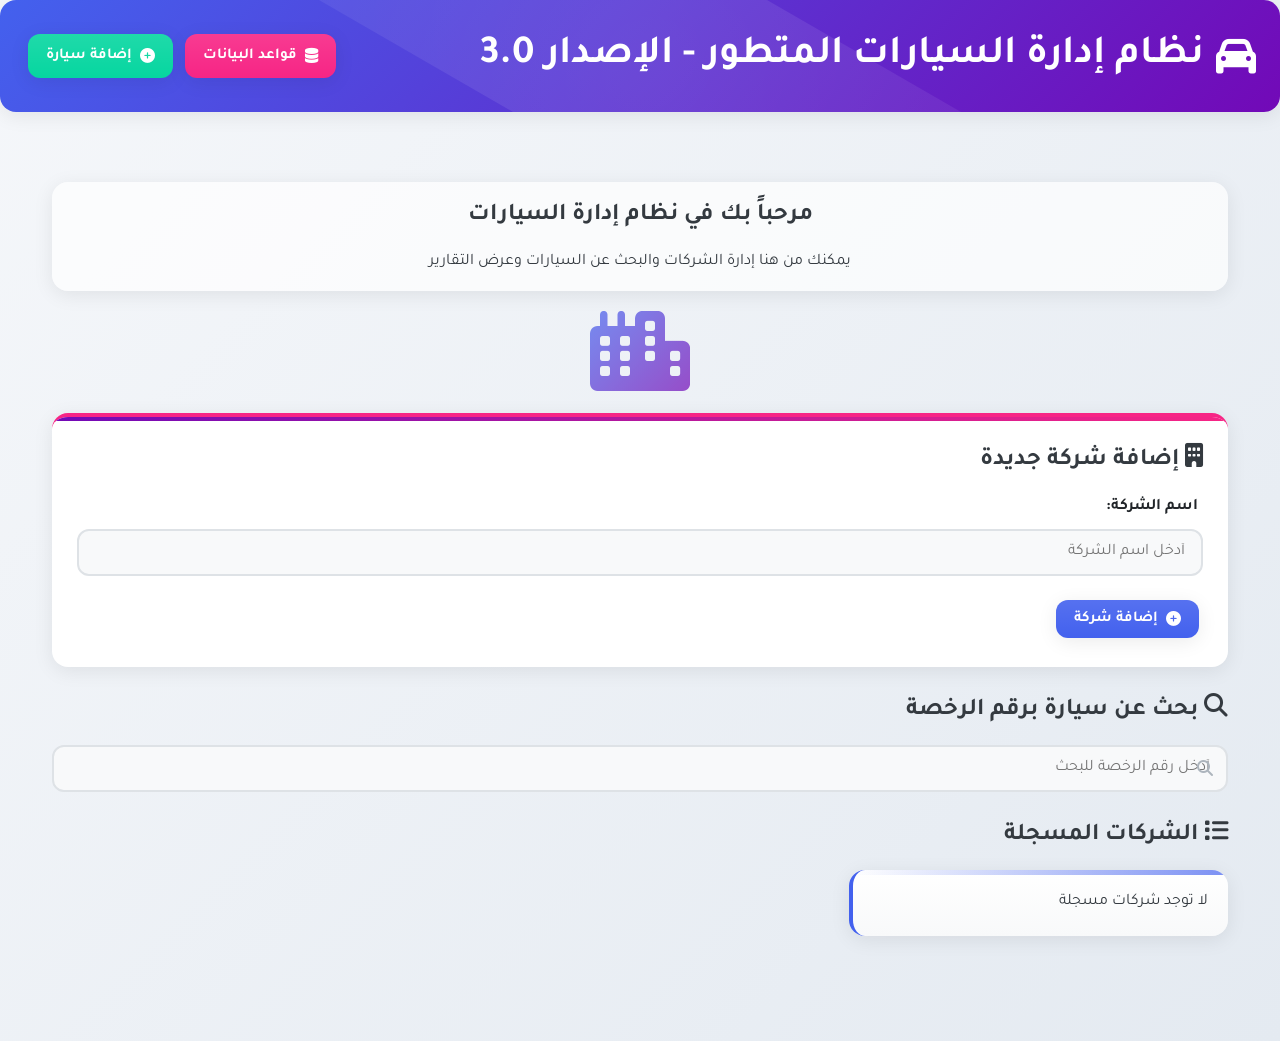
<file: Fjfjfx.html>
<!DOCTYPE html>
<html lang="ar" dir="rtl">
<head>
    <meta charset="UTF-8">
    <meta name="viewport" content="width=device-width, initial-scale=1.0">
    <title>نظام إدارة السيارات المتطور - الإصدار 3.0</title>
    <link rel="stylesheet" href="https://cdnjs.cloudflare.com/ajax/libs/font-awesome/6.4.0/css/all.min.css">
    <link href="https://fonts.googleapis.com/css2?family=Tajawal:wght@300;400;500;700;800&display=swap" rel="stylesheet">
    <style>
        :root {
            --primary: #4361ee;
            --primary-dark: #3a56d4;
            --primary-light: #627efe;
            --secondary: #7209b7;
            --secondary-light: #9d4edd;
            --accent: #f72585;
            --accent-light: #ff5c9b;
            --success: #06d6a0;
            --warning: #ffd166;
            --danger: #ef476f;
            --light: #f8f9fa;
            --dark: #212529;
            --gray-100: #f8f9fa;
            --gray-200: #e9ecef;
            --gray-300: #dee2e6;
            --gray-400: #ced4da;
            --gray-500: #adb5bd;
            --gray-600: #6c757d;
            --gray-700: #495057;
            --gray-800: #343a40;
            --gray-900: #212529;
            --border-radius: 12px;
            --border-radius-sm: 8px;
            --border-radius-lg: 16px;
            --box-shadow: 0 4px 20px rgba(0, 0, 0, 0.08);
            --box-shadow-lg: 0 10px 40px rgba(0, 0, 0, 0.12);
            --transition: all 0.3s cubic-bezier(0.25, 0.8, 0.25, 1);
        }

        * {
            box-sizing: border-box;
            margin: 0;
            padding: 0;
            font-family: 'Tajawal', 'Segoe UI', Tahoma, Geneva, Verdana, sans-serif;
        }
        
        body {
            background: linear-gradient(135deg, #f5f7fa 0%, #e4eaf1 100%);
            color: var(--gray-800);
            line-height: 1.6;
            min-height: 100vh;
            padding-bottom: 40px;
        }
        
        .container {
            width: 95%;
            max-width: 1400px;
            margin: 0 auto;
            padding: 15px;
        }
        
        /* شريط التنقل العلوي */
        .top-nav {
            background: linear-gradient(to right, var(--primary), var(--primary-dark));
            padding: 12px 20px;
            border-radius: 0 0 var(--border-radius-lg) var(--border-radius-lg);
            box-shadow: var(--box-shadow);
            margin-bottom: 20px;
            display: flex;
            justify-content: center;
            backdrop-filter: blur(10px);
        }
        
        .nav-items {
            display: flex;
            gap: 15px;
            flex-wrap: wrap;
            justify-content: center;
        }
        
        .nav-link {
            color: white;
            text-decoration: none;
            padding: 8px 15px;
            border-radius: var(--border-radius-sm);
            transition: var(--transition);
            display: flex;
            align-items: center;
            gap: 8px;
            font-weight: 500;
            position: relative;
            overflow: hidden;
        }
        
        .nav-link::before {
            content: "";
            position: absolute;
            top: 0;
            right: 0;
            width: 100%;
            height: 100%;
            background: linear-gradient(rgba(255, 255, 255, 0.1), rgba(255, 255, 255, 0));
            pointer-events: none;
        }
        
        .nav-link:hover, .nav-link.active {
            background: rgba(255, 255, 255, 0.15);
            transform: translateY(-2px);
        }
        
        header {
            background: linear-gradient(135deg, var(--primary) 0%, var(--secondary) 100%);
            color: white;
            padding: 1.5rem;
            text-align: center;
            margin-bottom: 30px;
            border-radius: var(--border-radius-lg);
            box-shadow: var(--box-shadow);
            display: flex;
            flex-direction: column;
            align-items: center;
            gap: 15px;
            position: relative;
            overflow: hidden;
        }
        
        header::before {
            content: "";
            position: absolute;
            top: -50%;
            left: -50%;
            width: 200%;
            height: 200%;
            background: radial-gradient(circle, rgba(255,255,255,0.1) 0%, transparent 70%);
            transform: rotate(30deg);
        }
        
        .header-content {
            display: flex;
            flex-direction: column;
            align-items: center;
            width: 100%;
            position: relative;
            z-index: 1;
        }
        
        h1, h2, h3, h4 {
            margin-bottom: 15px;
            font-weight: 700;
        }
        
        h1 {
            font-size: 2rem;
            display: flex;
            align-items: center;
            justify-content: center;
            gap: 12px;
            text-align: center;
        }
        
        /* أنماط الأزرار */
        .btn {
            display: inline-flex;
            align-items: center;
            justify-content: center;
            gap: 8px;
            background-color: var(--primary);
            color: white;
            border: none;
            padding: 10px 18px;
            border-radius: var(--border-radius);
            cursor: pointer;
            margin: 4px;
            transition: var(--transition);
            font-weight: 600;
            box-shadow: var(--box-shadow);
            font-size: 0.95rem;
            white-space: nowrap;
            position: relative;
            overflow: hidden;
            text-decoration: none;
        }
        
        .btn::after {
            content: "";
            position: absolute;
            top: 0;
            left: 0;
            width: 100%;
            height: 100%;
            background: linear-gradient(rgba(255, 255, 255, 0.1), rgba(255, 255, 255, 0));
            pointer-events: none;
        }
        
        .btn:hover {
            transform: translateY(-3px);
            box-shadow: var(--box-shadow-lg);
        }
        
        .btn:active {
            transform: translateY(0);
        }
        
        .btn-primary {
            background-color: var(--primary);
        }
        
        .btn-primary:hover {
            background-color: var(--primary-dark);
        }
        
        .btn-accent {
            background-color: var(--accent);
        }
        
        .btn-accent:hover {
            background-color: var(--accent-light);
        }
        
        .btn-success {
            background-color: var(--success);
        }
        
        .btn-warning {
            background-color: var(--warning);
            color: var(--gray-800);
        }
        
        .btn-danger {
            background-color: var(--danger);
        }
        
        .btn-sm {
            padding: 8px 14px;
            font-size: 0.85rem;
        }
        
        .btn-xs {
            padding: 6px 12px;
            font-size: 0.8rem;
        }
        
        /* أنماط النماذج */
        .form-container {
            background: white;
            padding: 25px;
            border-radius: var(--border-radius-lg);
            box-shadow: var(--box-shadow);
            margin-bottom: 25px;
            border-top: 4px solid var(--accent);
            position: relative;
            overflow: hidden;
        }
        
        .form-container::before {
            content: "";
            position: absolute;
            top: 0;
            right: 0;
            width: 100%;
            height: 4px;
            background: linear-gradient(to left, var(--accent), var(--secondary));
        }
        
        .form-group {
            margin-bottom: 20px;
            position: relative;
        }
        
        label {
            display: block;
            margin-bottom: 8px;
            font-weight: bold;
            color: var(--dark);
            padding-right: 5px;
        }
        
        .form-control {
            width: 100%;
            padding: 12px 16px;
            border: 2px solid var(--gray-300);
            border-radius: var(--border-radius);
            font-size: 1rem;
            transition: var(--transition);
            background: var(--gray-100);
        }
        
        .form-control:focus {
            border-color: var(--primary);
            outline: none;
            box-shadow: 0 0 0 3px rgba(67, 97, 238, 0.2);
            background: white;
        }
        
        /* أنماط البحث */
        .search-container {
            margin-bottom: 25px;
            position: relative;
        }
        
        .search-input {
            padding-right: 45px;
        }
        
        .search-icon {
            position: absolute;
            right: 15px;
            top: 50%;
            transform: translateY(-50%);
            color: var(--gray-500);
        }
        
        /* أنماط البطاقات */
        .card {
            background: linear-gradient(to bottom, white, var(--gray-100));
            padding: 20px;
            border-radius: var(--border-radius-lg);
            box-shadow: var(--box-shadow);
            margin-bottom: 20px;
            transition: var(--transition);
            border-left: 4px solid var(--primary);
            position: relative;
            overflow: hidden;
        }
        
        .card::before {
            content: "";
            position: absolute;
            top: 0;
            right: 0;
            width: 100%;
            height: 5px;
            background: linear-gradient(to left, var(--primary), transparent);
            opacity: 0.7;
        }
        
        .card:hover {
            transform: translateY(-5px);
            box-shadow: var(--box-shadow-lg);
        }
        
        .card-header {
            display: flex;
            flex-direction: column;
            justify-content: space-between;
            align-items: flex-start;
            margin-bottom: 15px;
            padding-bottom: 15px;
            border-bottom: 1px solid var(--gray-200);
            gap: 12px;
        }
        
        .card-actions {
            display: flex;
            gap: 8px;
            flex-wrap: wrap;
            width: 100%;
            justify-content: center;
        }
        
        /* أنماط الجداول */
        .table-container {
            background: white;
            border-radius: var(--border-radius-lg);
            box-shadow: var(--box-shadow);
            overflow: auto;
            margin-bottom: 25px;
        }
        
        .table {
            width: 100%;
            border-collapse: collapse;
            min-width: 600px;
        }
        
        .table th, .table td {
            padding: 14px 12px;
            text-align: right;
            border-bottom: 1px solid var(--gray-200);
        }
        
        .table th {
            background-color: var(--gray-100);
            font-weight: 700;
            color: var(--dark);
            position: sticky;
            top: 0;
            white-space: nowrap;
            border-top: 1px solid var(--gray-300);
            border-bottom: 2px solid var(--gray-300);
        }
        
        .table tr:last-child td {
            border-bottom: none;
        }
        
        .table tr {
            transition: var(--transition);
        }
        
        .table tr:hover {
            background-color: var(--gray-100);
        }
        
        /* أنماط حالة السيارة */
        .status {
            padding: 6px 12px;
            border-radius: 20px;
            font-size: 0.85rem;
            font-weight: 600;
            display: inline-block;
            text-align: center;
        }
        
        .status-active {
            background-color: rgba(6, 214, 160, 0.2);
            color: var(--success);
            border: 1px solid rgba(6, 214, 160, 0.3);
        }
        
        .status-warning {
            background-color: rgba(255, 209, 102, 0.2);
            color: var(--warning);
            border: 1px solid rgba(255, 209, 102, 0.3);
        }
        
        .status-expired {
            background-color: rgba(239, 71, 111, 0.2);
            color: var(--danger);
            border: 1px solid rgba(239, 71, 111, 0.3);
        }
        
        /* أنماط الملخص */
        .summary {
            display: grid;
            grid-template-columns: repeat(auto-fit, minmax(240px, 1fr));
            gap: 20px;
            margin-bottom: 25px;
        }
        
        .summary-box {
            background: linear-gradient(135deg, white 0%, var(--gray-100) 100%);
            padding: 25px;
            border-radius: var(--border-radius-lg);
            box-shadow: var(--box-shadow);
            text-align: center;
            transition: var(--transition);
            cursor: pointer;
            position: relative;
            overflow: hidden;
        }
        
        .summary-box::after {
            content: "";
            position: absolute;
            top: 0;
            right: 0;
            width: 100%;
            height: 5px;
        }
        
        .summary-box:hover {
            transform: translateY(-5px);
            box-shadow: var(--box-shadow-lg);
        }
        
        .summary-box i {
            font-size: 2.2rem;
            margin-bottom: 15px;
            background: linear-gradient(135deg, var(--primary), var(--secondary));
            -webkit-background-clip: text;
            -webkit-text-fill-color: transparent;
            background-clip: text;
        }
        
        .summary-active {
            border-top: 4px solid var(--success);
        }
        
        .summary-active::after {
            background: linear-gradient(to left, var(--success), transparent);
        }
        
        .summary-warning {
            border-top: 4px solid var(--warning);
        }
        
        .summary-warning::after {
            background: linear-gradient(to left, var(--warning), transparent);
        }
        
        .summary-expired {
            border-top: 4px solid var(--danger);
        }
        
        .summary-expired::after {
            background: linear-gradient(to left, var(--danger), transparent);
        }
        
        .summary-count {
            font-size: 2.2rem;
            font-weight: 800;
            margin: 10px 0;
            background: linear-gradient(135deg, var(--primary), var(--secondary));
            -webkit-background-clip: text;
            -webkit-text-fill-color: transparent;
            background-clip: text;
        }
        
        /* أنماط الصور */
        .image-container {
            display: grid;
            grid-template-columns: repeat(auto-fill, minmax(140px, 1fr));
            gap: 15px;
            margin-top: 18px;
        }
        
        .image-item {
            position: relative;
            border-radius: var(--border-radius);
            overflow: hidden;
            box-shadow: var(--box-shadow);
            transition: var(--transition);
        }
        
        .image-item:hover {
            transform: translateY(-5px);
            box-shadow: var(--box-shadow-lg);
        }
        
        .car-image {
            width: 100%;
            height: 120px;
            object-fit: cover;
            transition: var(--transition);
        }
        
        .car-image:hover {
            transform: scale(1.05);
        }
        
        .image-actions {
            position: absolute;
            top: 5px;
            left: 5px;
        }
        
        .delete-image {
            background: rgba(239, 71, 111, 0.8);
            color: white;
            width: 30px;
            height: 30px;
            border-radius: 50%;
            display: flex;
            align-items: center;
            justify-content: center;
            cursor: pointer;
            transition: var(--transition);
        }
        
        .delete-image:hover {
            transform: scale(1.1);
        }
        
        /* نافذة عرض الصورة */
        .modal {
            display: none;
            position: fixed;
            z-index: 1000;
            left: 0;
            top: 0;
            width: 100%;
            height: 100%;
            background-color: rgba(0, 0, 0, 0.9);
            padding: 60px 0;
        }
        
        .modal-content {
            display: block;
            margin: 0 auto;
            max-width: 85%;
            max-height: 80%;
            border-radius: 8px;
            box-shadow: 0 0 30px rgba(255, 255, 255, 0.1);
        }
        
        .close {
            position: absolute;
            top: 20px;
            right: 30px;
            color: #f1f1f1;
            font-size: 40px;
            font-weight: bold;
            cursor: pointer;
            z-index: 1001;
            transition: var(--transition);
        }
        
        .close:hover {
            color: var(--accent);
            transform: rotate(90deg);
        }
        
        /* تخصيص شريط التمرير */
        ::-webkit-scrollbar {
            width: 10px;
            height: 8px;
        }
        
        ::-webkit-scrollbar-track {
            background: #f1f1f1;
            border-radius: 10px;
        }
        
        ::-webkit-scrollbar-thumb {
            background: var(--primary);
            border-radius: 10px;
        }
        
        ::-webkit-scrollbar-thumb:hover {
            background: var(--primary-dark);
        }
        
        /* تخصيصات إضافية */
        .filter-bar {
            display: flex;
            gap: 12px;
            margin-bottom: 18px;
            flex-wrap: wrap;
            justify-content: center;
        }
        
        .filter-btn {
            background: white;
            border: 2px solid var(--primary);
            color: var(--primary);
            padding: 8px 15px;
            border-radius: var(--border-radius);
            cursor: pointer;
            transition: var(--transition);
            font-weight: 600;
            font-size: 0.95rem;
        }
        
        .filter-btn.active, .filter-btn:hover {
            background: var(--primary);
            color: white;
        }
        
        .badge {
            padding: 5px 12px;
            border-radius: 20px;
            font-size: 0.8rem;
            font-weight: 600;
            margin-right: 5px;
        }
        
        .badge-primary {
            background: var(--primary);
            color: white;
        }
        
        .badge-secondary {
            background: var(--secondary);
            color: white;
        }
        
        /* تخصيصات للأيقونات */
        .icon-lg {
            font-size: 1.4rem;
        }
        
        /* رسومات توضيحية */
        .illustration {
            text-align: center;
            margin: 20px 0;
        }
        
        .illustration i {
            font-size: 5rem;
            background: linear-gradient(135deg, var(--primary), var(--secondary));
            -webkit-background-clip: text;
            -webkit-text-fill-color: transparent;
            background-clip: text;
            opacity: 0.7;
        }
        
        /* أنماط الاستجابة */
        @media (min-width: 768px) {
            .container {
                padding: 20px;
            }
            
            header {
                padding: 1.5rem;
                flex-direction: row;
                justify-content: space-between;
            }
            
            .header-content {
                flex-direction: row;
                justify-content: space-between;
            }
            
            h1 {
                font-size: 2.2rem;
                margin-bottom: 0;
            }
            
            .card-header {
                flex-direction: row;
                align-items: center;
            }
            
            .card-actions {
                width: auto;
                justify-content: flex-end;
            }
            
            .btn {
                padding: 10px 18px;
                font-size: 0.95rem;
            }
            
            .form-control {
                padding: 12px 16px;
            }
            
            .table th, .table td {
                padding: 15px;
            }
            
            .top-nav {
                padding: 15px 25px;
            }
            
            .nav-items {
                gap: 20px;
            }
        }
        
        @media (min-width: 992px) {
            h1 {
                font-size: 2.5rem;
            }
            
            .summary {
                grid-template-columns: repeat(3, 1fr);
            }
        }
        
        @media (max-width: 767px) {
            .table {
                font-size: 0.92rem;
            }
            
            .table th, .table td {
                padding: 10px 8px;
            }
            
            .card {
                padding: 15px;
            }
            
            .form-container {
                padding: 18px;
            }
            
            .summary-box {
                padding: 18px;
            }
            
            .summary-box i {
                font-size: 2rem;
            }
            
            .summary-count {
                font-size: 1.8rem;
            }
            
            .image-container {
                grid-template-columns: repeat(auto-fill, minmax(120px, 1fr));
            }
            
            .car-image {
                height: 100px;
            }
            
            .top-nav {
                padding: 10px 15px;
            }
            
            .nav-items {
                gap: 10px;
            }
            
            .nav-link {
                padding: 6px 10px;
                font-size: 0.9rem;
            }
        }
        
        @media (max-width: 480px) {
            h1 {
                font-size: 1.6rem;
            }
            
            h2 {
                font-size: 1.3rem;
            }
            
            .btn {
                width: 100%;
                margin: 5px 0;
            }
            
            .card-actions {
                flex-direction: column;
            }
            
            .filter-bar {
                flex-direction: column;
            }
            
            .filter-btn {
                width: 100%;
                text-align: center;
            }
            
            .image-container {
                grid-template-columns: repeat(2, 1fr);
            }
            
            .modal-content {
                max-width: 95%;
            }
            
            .close {
                top: 15px;
                right: 20px;
                font-size: 35px;
            }
            
            .nav-items {
                flex-direction: column;
                gap: 8px;
            }
            
            .nav-link {
                justify-content: center;
            }
        }
        
        /* تأثيرات للعناصر */
        .fade-in {
            animation: fadeIn 0.5s ease-in-out;
        }
        
        @keyframes fadeIn {
            from { opacity: 0; transform: translateY(20px); }
            to { opacity: 1; transform: translateY(0); }
        }
        
        .pulse {
            animation: pulse 2s infinite;
        }
        
        @keyframes pulse {
            0% { transform: scale(1); }
            50% { transform: scale(1.05); }
            100% { transform: scale(1); }
        }
        
        /* تحسينات للشاشات الصغيرة جداً */
        @media (max-width: 350px) {
            .container {
                padding: 12px;
            }
            
            .form-container {
                padding: 15px;
            }
            
            .card {
                padding: 12px;
            }
            
            .summary-box {
                padding: 15px;
            }
            
            .summary-box i {
                font-size: 1.8rem;
            }
            
            .summary-count {
                font-size: 1.6rem;
            }
            
            h1 {
                font-size: 1.4rem;
            }
            
            h2 {
                font-size: 1.2rem;
            }
        }
        
        /* تحسينات لوضعية الأفقي (Landscape) على الهواتف */
        @media (max-height: 500px) and (orientation: landscape) {
            header {
                padding: 1rem;
                margin-bottom: 18px;
            }
            
            .container {
                padding: 12px;
            }
            
            .form-container {
                padding: 15px;
                margin-bottom: 18px;
            }
            
            .summary {
                grid-template-columns: repeat(3, 1fr);
                gap: 12px;
                margin-bottom: 18px;
            }
            
            .summary-box {
                padding: 12px;
            }
        }
        
        /* شريط التنقل السفلي للجوال */
        .mobile-nav {
            display: none;
            position: fixed;
            bottom: 0;
            left: 0;
            right: 0;
            background: white;
            box-shadow: 0 -2px 10px rgba(0, 0, 0, 0.1);
            z-index: 999;
            padding: 10px;
            border-radius: var(--border-radius-lg) var(--border-radius-lg) 0 0;
        }
        
        .mobile-nav-items {
            display: flex;
            justify-content: space-around;
        }
        
        .nav-item {
            display: flex;
            flex-direction: column;
            align-items: center;
            text-decoration: none;
            color: var(--gray-600);
            font-size: 0.8rem;
            padding: 5px 10px;
            border-radius: var(--border-radius-sm);
            transition: var(--transition);
        }
        
        .nav-item.active {
            color: var(--primary);
            background: rgba(67, 97, 238, 0.1);
        }
        
        .nav-item i {
            font-size: 1.2rem;
            margin-bottom: 4px;
        }
        
        @media (max-width: 768px) {
            .mobile-nav {
                display: block;
            }
            
            body {
                padding-bottom: 70px;
            }
        }
        
        /* رسالة ترحيب */
        .welcome-message {
            text-align: center;
            margin: 20px 0;
            padding: 15px;
            background: rgba(255, 255, 255, 0.7);
            border-radius: var(--border-radius-lg);
            box-shadow: var(--box-shadow);
        }
    </style>
</head>
<body>
    <!-- الصفحة الرئيسية -->
    <div id="main-page" class="page fade-in">
        
        <header>
            <div class="header-content">
                <h1><i class="fas fa-car"></i> نظام إدارة السيارات المتطور - الإصدار 3.0</h1>
                <div>
                    <a href="Database.html" class="btn btn-accent">
                        <i class="fas fa-database"></i> قواعد البيانات
                    </a>
                    <a href="AddCar.html" class="btn btn-success">
                        <i class="fas fa-plus-circle"></i> إضافة سيارة
                    </a>
                </div>
            </div>
        </header>
        
        <div class="container">
            <!-- رسالة ترحيب -->
            <div class="welcome-message">
                <h2>مرحباً بك في نظام إدارة السيارات</h2>
                <p>يمكنك من هنا إدارة الشركات والبحث عن السيارات وعرض التقارير</p>
            </div>
            
            <!-- رسم توضيحي -->
            <div class="illustration">
                <i class="fas fa-city"></i>
            </div>
            
            <div class="form-container">
                <h2><i class="fas fa-building"></i> إضافة شركة جديدة</h2>
                <div class="form-group">
                    <label for="company-name">اسم الشركة:</label>
                    <input type="text" id="company-name" class="form-control" placeholder="أدخل اسم الشركة">
                </div>
                <button id="add-company-btn" class="btn btn-primary">
                    <i class="fas fa-plus-circle"></i> إضافة شركة
                </button>
            </div>
            
            <div class="search-container">
                <h2><i class="fas fa-search"></i> بحث عن سيارة برقم الرخصة</h2>
                <div class="form-group">
                    <input type="text" id="search-license" class="form-control search-input" placeholder="أدخل رقم الرخصة للبحث">
                    <i class="fas fa-search search-icon"></i>
                </div>
                <div id="search-results"></div>
            </div>
            
            <div>
                <h2><i class="fas fa-list"></i> الشركات المسجلة</h2>
                <div id="companies-list" class="summary"></div>
            </div>
        </div>
        
        <!-- شريط التنقل السفلي للجوال -->
        <nav class="mobile-nav">
            <div class="mobile-nav-items">
                <a href="Companies.html" class="nav-item active">
                    <i class="fas fa-building"></i>
                    <span>الشركات</span>
                </a>
                <a href="CompanyCars.html" class="nav-item">
                    <i class="fas fa-car"></i>
                    <span>السيارات</span>
                </a>
                <a href="Database.html" class="nav-item">
                    <i class="fas fa-database"></i>
                    <span>قواعد البيانات</span>
                </a>
                <a href="AddCar.html" class="nav-item">
                    <i class="fas fa-plus-circle"></i>
                    <span>إضافة</span>
                </a>
            </div>
        </nav>
    </div>

    <script>
        // بيانات التخزين
        let companies = JSON.parse(localStorage.getItem('carCompanies')) || [];
        
        // تهيئة التطبيق
        document.addEventListener('DOMContentLoaded', initApp);
        
        function initApp() {
            // تحميل البيانات وعرض الشركات
            renderCompanies();
            
            // إضافة معالجي الأحداث
            setupEventListeners();
        }
        
        function setupEventListeners() {
            // الأزرار الرئيسية
            document.getElementById('add-company-btn').addEventListener('click', addCompany);
            
            // البحث عن الرخصة
            document.getElementById('search-license').addEventListener('input', handleLicenseSearch);
        }
        
        // إضافة شركة جديدة
        function addCompany() {
            const companyName = document.getElementById('company-name').value.trim();
            
            if (!companyName) {
                alert('يرجى إدخال اسم الشركة');
                return;
            }
            
            const newCompany = {
                id: Date.now().toString(),
                name: companyName,
                cars: []
            };
            
            companies.push(newCompany);
            saveToLocalStorage();
            renderCompanies();
            document.getElementById('company-name').value = '';
            
            // تأثير إضافة الشركة
            const companyElement = document.querySelector(`[data-id="${newCompany.id}"]`).closest('.card');
            companyElement.classList.add('pulse');
            setTimeout(() => companyElement.classList.remove('pulse'), 2000);
        }
        
        // عرض الشركات
        function renderCompanies() {
            const companiesList = document.getElementById('companies-list');
            companiesList.innerHTML = '';
            
            if (companies.length === 0) {
                companiesList.innerHTML = '<div class="card"><p>لا توجد شركات مسجلة</p></div>';
                return;
            }
            
            companies.forEach(company => {
                const companyCard = document.createElement('div');
                companyCard.className = 'card fade-in';
                
                companyCard.innerHTML = `
                    <div class="card-header">
                        <div>
                            <h3>${company.name}</h3>
                            <p><span class="badge badge-primary">${company.cars.length}</span> سيارة مسجلة</p>
                        </div>
                        <div class="card-actions">
                            <a href="CompanyCars.html?company=${company.id}" class="btn btn-primary btn-sm">
                                <i class="fas fa-eye"></i> عرض السيارات
                            </a>
                            <button class="btn btn-warning btn-sm edit-company" data-id="${company.id}">
                                <i class="fas fa-edit"></i> تعديل
                            </button>
                            <button class="btn btn-danger btn-sm delete-company" data-id="${company.id}">
                                <i class="fas fa-trash"></i> حذف
                            </button>
                        </div>
                    </div>
                    <div class="card-body">
                        <p>آخر تحديث: ${new Date().toLocaleString('ar-EG')}</p>
                    </div>
                `;
                
                companiesList.appendChild(companyCard);
            });
            
            // إضافة معالجي الأحداث للأزرار
            document.querySelectorAll('.edit-company').forEach(btn => {
                btn.addEventListener('click', (e) => {
                    const companyId = e.target.closest('.edit-company').getAttribute('data-id');
                    editCompany(companyId);
                });
            });
            
            document.querySelectorAll('.delete-company').forEach(btn => {
                btn.addEventListener('click', (e) => {
                    const companyId = e.target.closest('.delete-company').getAttribute('data-id');
                    deleteCompany(companyId);
                });
            });
        }
        
        // البحث عن سيارة برقم الرخصة
        function handleLicenseSearch(e) {
            const searchTerm = e.target.value.trim();
            const resultsContainer = document.getElementById('search-results');
            resultsContainer.innerHTML = '';
            
            if (searchTerm.length < 2) return;
            
            let foundCars = [];
            
            // البحث في جميع الشركات
            companies.forEach(company => {
                company.cars.forEach(car => {
                    if (car.license.includes(searchTerm)) {
                        foundCars.push({
                            car,
                            company
                        });
                    }
                });
            });
            
            if (foundCars.length === 0) {
                resultsContainer.innerHTML = '<div class="card"><p>لم يتم العثور على نتائج</p></div>';
                return;
            }
            
            foundCars.forEach(item => {
                const resultCard = document.createElement('div');
                resultCard.className = 'card fade-in';
                
                resultCard.innerHTML = `
                    <div class="card-header">
                        <h3>${item.car.license}</h3>
                        <span class="status ${getStatusClass(item.car)}">${getStatusText(item.car)}</span>
                    </div>
                    <div class="card-body">
                        <p><strong>الشركة:</strong> ${item.company.name}</p>
                        <p><strong>الموديل:</strong> ${item.car.model}</p>
                        <p><strong>السنة:</strong> ${item.car.year}</p>
                        <p><strong>اللون:</strong> ${item.car.color}</p>
                    </div>
                    <div class="card-actions">
                        <a href="CompanyCars.html?company=${item.company.id}" class="btn btn-primary btn-xs">
                            <i class="fas fa-eye"></i> عرض التفاصيل
                        </a>
                    </div>
                `;
                
                resultsContainer.appendChild(resultCard);
            });
        }
        
        // وظائف مساعدة
        function getStatusClass(car) {
            const today = new Date();
            const expiryDate = new Date(car.expiryDate);
            
            if (expiryDate < today) {
                return 'status-expired';
            }
            
            const diffTime = Math.abs(expiryDate - today);
            const diffDays = Math.ceil(diffTime / (1000 * 60 * 60 * 24));
            
            if (diffDays <= 30) {
                return 'status-warning';
            }
            
            return 'status-active';
        }
        
        function getStatusText(car) {
            const today = new Date();
            const expiryDate = new Date(car.expiryDate);
            
            if (expiryDate < today) {
                return 'منتهية';
            }
            
            const diffTime = Math.abs(expiryDate - today);
            const diffDays = Math.ceil(diffTime / (1000 * 60 * 60 * 24));
            
            if (diffDays <= 30) {
                return `تنتهي خلال ${diffDays} يوم`;
            }
            
            return 'نشطة';
        }
        
        function editCompany(id) {
            const company = companies.find(c => c.id === id);
            if (!company) return;
            
            const newName = prompt('أدخل الاسم الجديد للشركة:', company.name);
            if (newName && newName.trim() !== '') {
                company.name = newName.trim();
                saveToLocalStorage();
                renderCompanies();
            }
        }
        
        function deleteCompany(id) {
            if (!confirm('هل أنت متأكد من حذف هذه الشركة؟ سيتم حذف جميع السيارات المرتبطة بها.')) return;
            
            companies = companies.filter(c => c.id !== id);
            saveToLocalStorage();
            renderCompanies();
        }
        
        function saveToLocalStorage() {
            localStorage.setItem('carCompanies', JSON.stringify(companies));
        }
    </script>
</body>
</html>
</file>
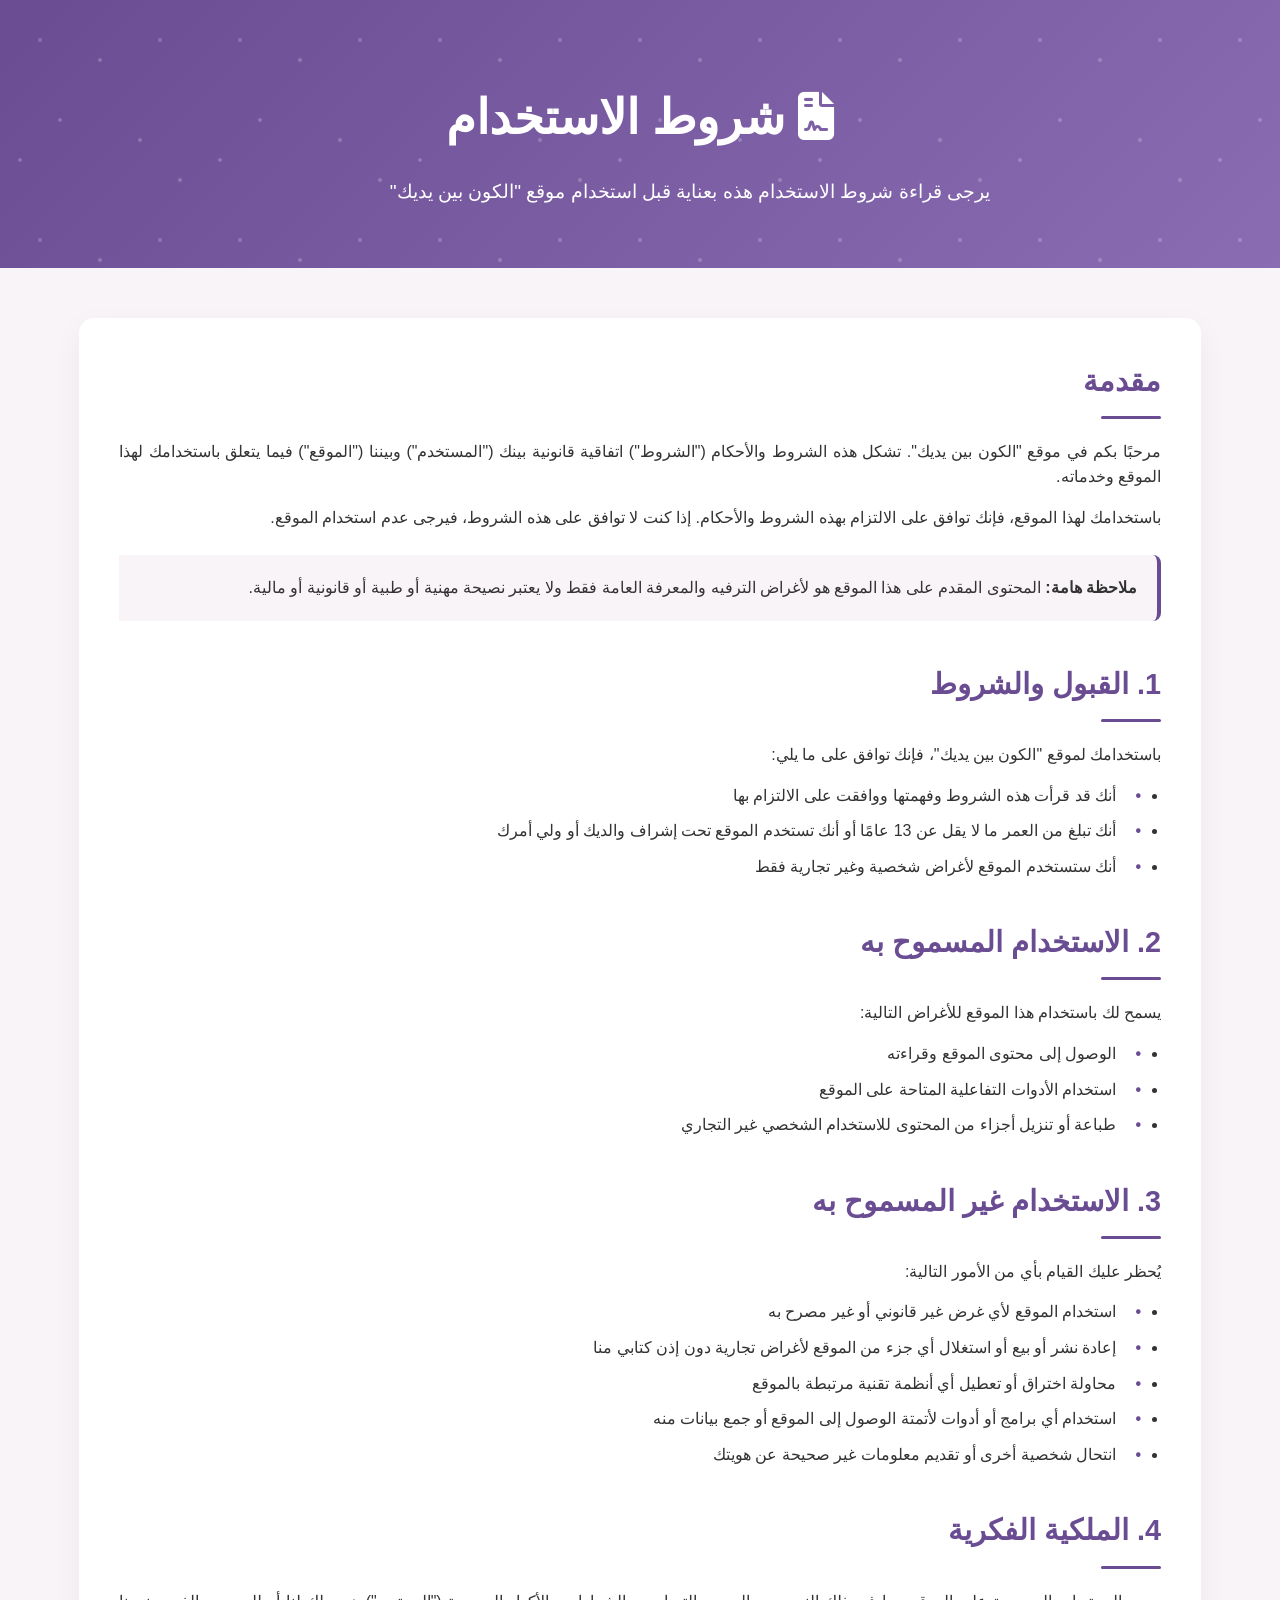
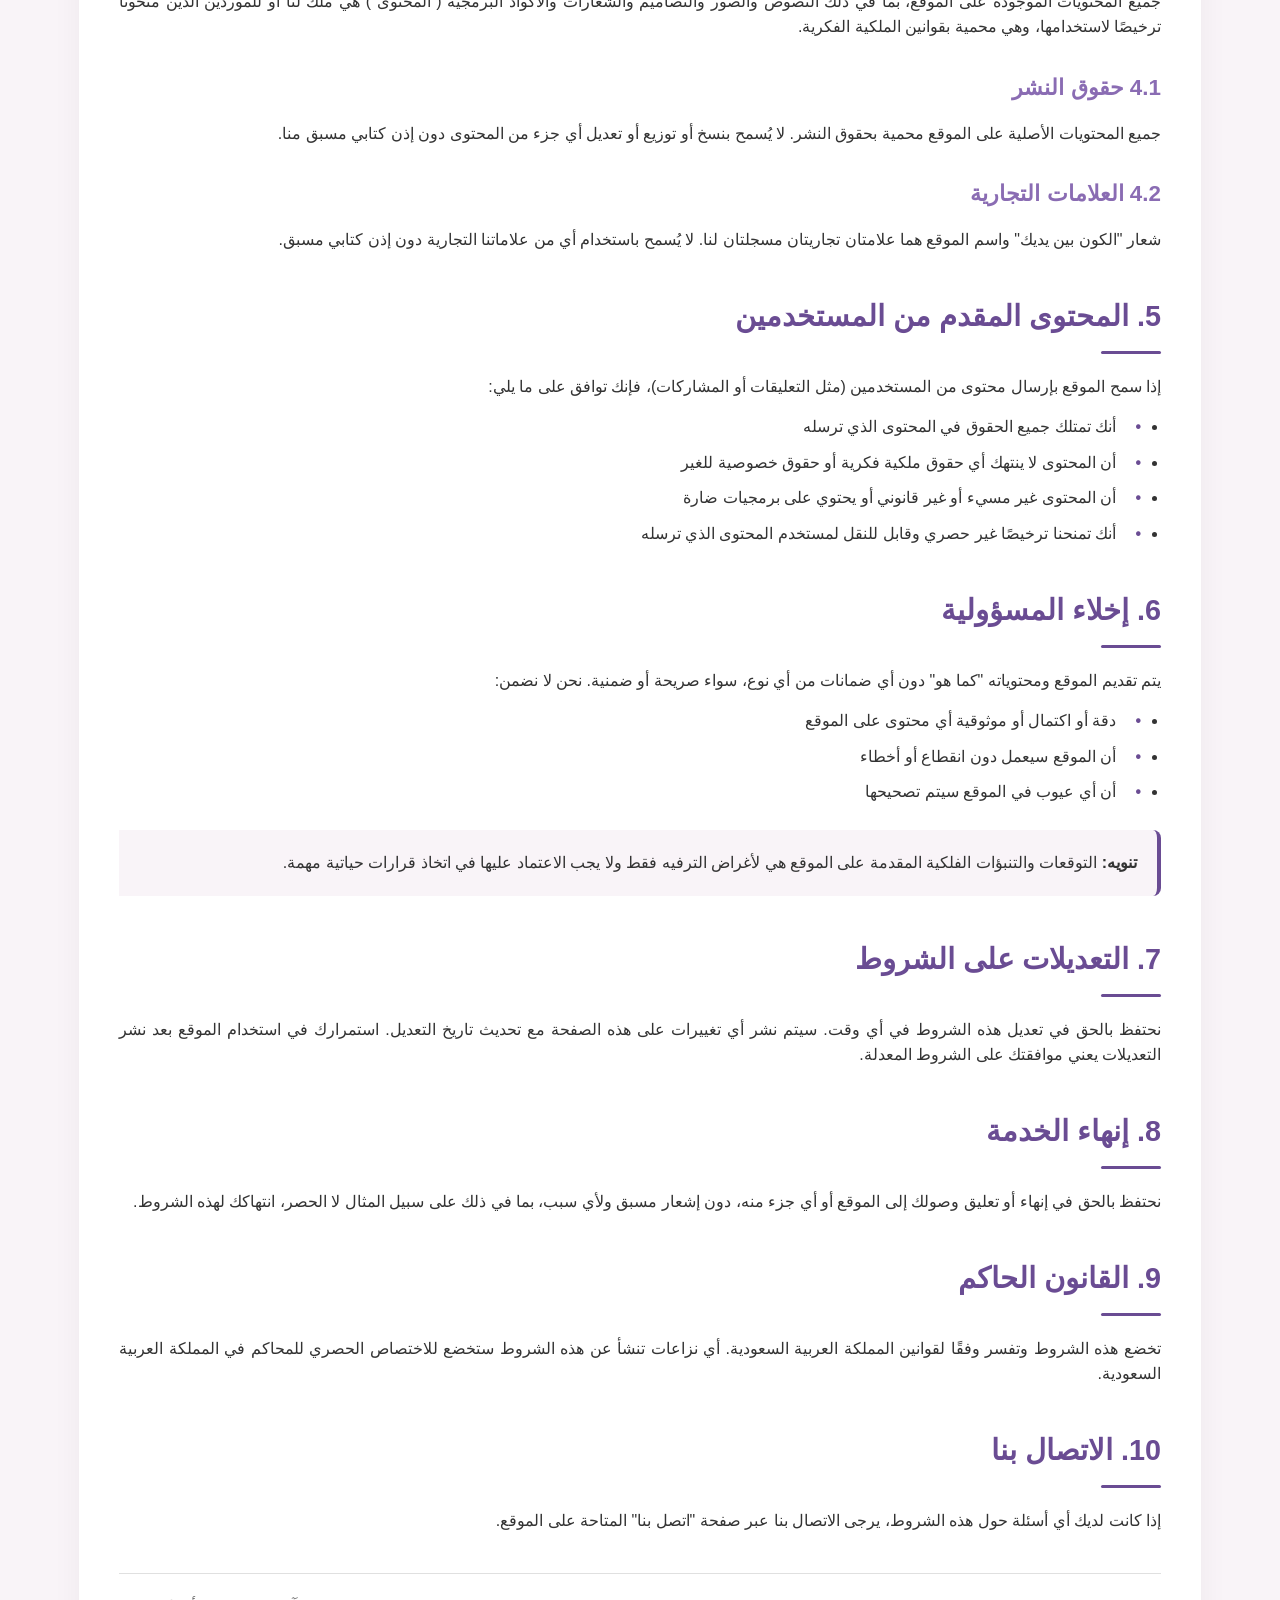
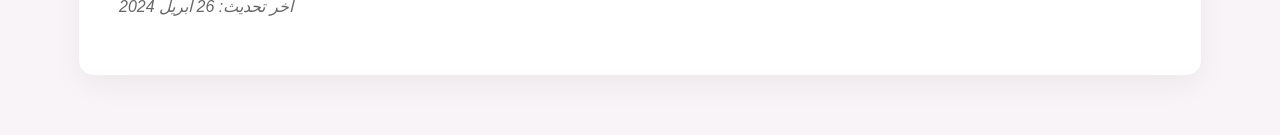
<file: terms.html>
<!DOCTYPE html>
<html lang="ar" dir="rtl">
<head>
    <meta charset="UTF-8">
    <meta name="viewport" content="width=device-width, initial-scale=1.0">
    <title>شروط الاستخدام - الكون بين يديك</title>
    <link rel="stylesheet" href="https://cdnjs.cloudflare.com/ajax/libs/font-awesome/6.4.0/css/all.min.css">
    <style>
        :root {
            --primary-color: #6a4c93;
            --primary-light: #8a6cb3;
            --text-color: #333;
            --light-bg: #f9f4f8;
            --white: #ffffff;
            --gray: #f5f5f5;
            --dark-gray: #e0e0e0;
        }

        * {
            margin: 0;
            padding: 0;
            box-sizing: border-box;
            font-family: 'Tajawal', sans-serif;
        }

        body {
            background-color: var(--light-bg);
            color: var(--text-color);
            line-height: 1.6;
        }

        .container {
            width: 90%;
            max-width: 1200px;
            margin: 0 auto;
            padding: 0 15px;
        }

        /* ترويسة الصفحة */
        .terms-header {
            background: linear-gradient(135deg, var(--primary-color) 0%, var(--primary-light) 100%);
            color: var(--white);
            padding: 80px 0 60px;
            text-align: center;
            position: relative;
            overflow: hidden;
            margin-bottom: 50px;
        }

        .terms-header h1 {
            font-size: 3rem;
            margin-bottom: 20px;
            position: relative;
            z-index: 2;
            animation: fadeInDown 1s ease;
        }

        .terms-header p {
            font-size: 1.2rem;
            max-width: 700px;
            margin: 0 auto;
            position: relative;
            z-index: 2;
            animation: fadeIn 1.5s ease;
        }

        .stars-bg {
            position: absolute;
            top: 0;
            left: 0;
            width: 100%;
            height: 100%;
            background-image: url('data:image/svg+xml;utf8,<svg xmlns="http://www.w3.org/2000/svg" width="100" height="100" viewBox="0 0 100 100"><circle cx="20" cy="20" r="1" fill="white" opacity="0.7"/><circle cx="50" cy="30" r="1" fill="white" opacity="0.7"/><circle cx="80" cy="20" r="1" fill="white" opacity="0.7"/><circle cx="30" cy="60" r="1" fill="white" opacity="0.7"/><circle cx="70" cy="70" r="1" fill="white" opacity="0.7"/><circle cx="10" cy="80" r="1" fill="white" opacity="0.7"/><circle cx="90" cy="90" r="1" fill="white" opacity="0.7"/></svg>');
            background-size: 200px 200px;
            opacity: 0.3;
            animation: starsMove 100s linear infinite;
        }

        /* محتوى الصفحة */
        .terms-content {
            background-color: var(--white);
            padding: 40px;
            border-radius: 15px;
            box-shadow: 0 10px 30px rgba(0,0,0,0.05);
            margin-bottom: 60px;
        }

        h2 {
            color: var(--primary-color);
            font-size: 1.8rem;
            margin: 40px 0 20px;
            position: relative;
            padding-bottom: 15px;
        }

        h2:first-child {
            margin-top: 0;
        }

        h2:after {
            content: '';
            position: absolute;
            bottom: 0;
            right: 0;
            width: 60px;
            height: 3px;
            background-color: var(--primary-color);
            border-radius: 3px;
        }

        h3 {
            color: var(--primary-light);
            font-size: 1.4rem;
            margin: 30px 0 15px;
        }

        p {
            margin-bottom: 15px;
            text-align: justify;
        }

        ul {
            margin-bottom: 20px;
            padding-right: 20px;
        }

        li {
            margin-bottom: 10px;
            position: relative;
            padding-right: 25px;
        }

        li:before {
            content: '•';
            position: absolute;
            right: 0;
            top: 0;
            color: var(--primary-color);
            font-weight: bold;
        }

        .note-box {
            background-color: var(--light-bg);
            border-right: 4px solid var(--primary-color);
            padding: 20px;
            margin: 25px 0;
            border-radius: 0 8px 8px 0;
        }

        .note-box p:last-child {
            margin-bottom: 0;
        }

        .last-updated {
            text-align: left;
            font-style: italic;
            color: #666;
            margin-top: 40px;
            border-top: 1px solid var(--dark-gray);
            padding-top: 20px;
        }

        /* تأثيرات الحركة */
        @keyframes fadeIn {
            from { opacity: 0; }
            to { opacity: 1; }
        }

        @keyframes fadeInDown {
            from {
                opacity: 0;
                transform: translateY(-30px);
            }
            to {
                opacity: 1;
                transform: translateY(0);
            }
        }

        @keyframes starsMove {
            from { background-position: 0 0; }
            to { background-position: 1000px 1000px; }
        }

        /* تصميم متجاوب */
        @media (max-width: 768px) {
            .terms-header h1 {
                font-size: 2.2rem;
            }
            
            .terms-header p {
                font-size: 1rem;
            }
            
            .terms-content {
                padding: 30px;
            }
            
            h2 {
                font-size: 1.5rem;
            }
            
            h3 {
                font-size: 1.2rem;
            }
        }

        @media (max-width: 576px) {
            .terms-header h1 {
                font-size: 1.8rem;
            }
            
            .terms-content {
                padding: 25px;
            }
        }
    </style>
</head>
<body>
    <!-- يمكنك إضافة شريط التنقل والفوتر من الموقع الرئيسي هنا -->

    <main class="main-content">
        <!-- ترويسة الصفحة -->
        <section class="terms-header">
            <div class="stars-bg"></div>
            <div class="container">
                <h1><i class="fas fa-file-contract"></i> شروط الاستخدام</h1>
                <p>يرجى قراءة شروط الاستخدام هذه بعناية قبل استخدام موقع "الكون بين يديك"</p>
            </div>
        </section>

        <div class="container">
            <div class="terms-content">
                <h2>مقدمة</h2>
                <p>مرحبًا بكم في موقع "الكون بين يديك". تشكل هذه الشروط والأحكام ("الشروط") اتفاقية قانونية بينك ("المستخدم") وبيننا ("الموقع") فيما يتعلق باستخدامك لهذا الموقع وخدماته.</p>
                <p>باستخدامك لهذا الموقع، فإنك توافق على الالتزام بهذه الشروط والأحكام. إذا كنت لا توافق على هذه الشروط، فيرجى عدم استخدام الموقع.</p>

                <div class="note-box">
                    <p><strong>ملاحظة هامة:</strong> المحتوى المقدم على هذا الموقع هو لأغراض الترفيه والمعرفة العامة فقط ولا يعتبر نصيحة مهنية أو طبية أو قانونية أو مالية.</p>
                </div>

                <h2>1. القبول والشروط</h2>
                <p>باستخدامك لموقع "الكون بين يديك"، فإنك توافق على ما يلي:</p>
                <ul>
                    <li>أنك قد قرأت هذه الشروط وفهمتها ووافقت على الالتزام بها</li>
                    <li>أنك تبلغ من العمر ما لا يقل عن 13 عامًا أو أنك تستخدم الموقع تحت إشراف والديك أو ولي أمرك</li>
                    <li>أنك ستستخدم الموقع لأغراض شخصية وغير تجارية فقط</li>
                </ul>

                <h2>2. الاستخدام المسموح به</h2>
                <p>يسمح لك باستخدام هذا الموقع للأغراض التالية:</p>
                <ul>
                    <li>الوصول إلى محتوى الموقع وقراءته</li>
                    <li>استخدام الأدوات التفاعلية المتاحة على الموقع</li>
                    <li>طباعة أو تنزيل أجزاء من المحتوى للاستخدام الشخصي غير التجاري</li>
                </ul>

                <h2>3. الاستخدام غير المسموح به</h2>
                <p>يُحظر عليك القيام بأي من الأمور التالية:</p>
                <ul>
                    <li>استخدام الموقع لأي غرض غير قانوني أو غير مصرح به</li>
                    <li>إعادة نشر أو بيع أو استغلال أي جزء من الموقع لأغراض تجارية دون إذن كتابي منا</li>
                    <li>محاولة اختراق أو تعطيل أي أنظمة تقنية مرتبطة بالموقع</li>
                    <li>استخدام أي برامج أو أدوات لأتمتة الوصول إلى الموقع أو جمع بيانات منه</li>
                    <li>انتحال شخصية أخرى أو تقديم معلومات غير صحيحة عن هويتك</li>
                </ul>

                <h2>4. الملكية الفكرية</h2>
                <p>جميع المحتويات الموجودة على الموقع، بما في ذلك النصوص والصور والتصاميم والشعارات والأكواد البرمجية ("المحتوى") هي ملك لنا أو للموردين الذين منحونا ترخيصًا لاستخدامها، وهي محمية بقوانين الملكية الفكرية.</p>

                <h3>4.1 حقوق النشر</h3>
                <p>جميع المحتويات الأصلية على الموقع محمية بحقوق النشر. لا يُسمح بنسخ أو توزيع أو تعديل أي جزء من المحتوى دون إذن كتابي مسبق منا.</p>

                <h3>4.2 العلامات التجارية</h3>
                <p>شعار "الكون بين يديك" واسم الموقع هما علامتان تجاريتان مسجلتان لنا. لا يُسمح باستخدام أي من علاماتنا التجارية دون إذن كتابي مسبق.</p>

                <h2>5. المحتوى المقدم من المستخدمين</h2>
                <p>إذا سمح الموقع بإرسال محتوى من المستخدمين (مثل التعليقات أو المشاركات)، فإنك توافق على ما يلي:</p>
                <ul>
                    <li>أنك تمتلك جميع الحقوق في المحتوى الذي ترسله</li>
                    <li>أن المحتوى لا ينتهك أي حقوق ملكية فكرية أو حقوق خصوصية للغير</li>
                    <li>أن المحتوى غير مسيء أو غير قانوني أو يحتوي على برمجيات ضارة</li>
                    <li>أنك تمنحنا ترخيصًا غير حصري وقابل للنقل لمستخدم المحتوى الذي ترسله</li>
                </ul>

                <h2>6. إخلاء المسؤولية</h2>
                <p>يتم تقديم الموقع ومحتوياته "كما هو" دون أي ضمانات من أي نوع، سواء صريحة أو ضمنية. نحن لا نضمن:</p>
                <ul>
                    <li>دقة أو اكتمال أو موثوقية أي محتوى على الموقع</li>
                    <li>أن الموقع سيعمل دون انقطاع أو أخطاء</li>
                    <li>أن أي عيوب في الموقع سيتم تصحيحها</li>
                </ul>

                <div class="note-box">
                    <p><strong>تنويه:</strong> التوقعات والتنبؤات الفلكية المقدمة على الموقع هي لأغراض الترفيه فقط ولا يجب الاعتماد عليها في اتخاذ قرارات حياتية مهمة.</p>
                </div>

                <h2>7. التعديلات على الشروط</h2>
                <p>نحتفظ بالحق في تعديل هذه الشروط في أي وقت. سيتم نشر أي تغييرات على هذه الصفحة مع تحديث تاريخ التعديل. استمرارك في استخدام الموقع بعد نشر التعديلات يعني موافقتك على الشروط المعدلة.</p>

                <h2>8. إنهاء الخدمة</h2>
                <p>نحتفظ بالحق في إنهاء أو تعليق وصولك إلى الموقع أو أي جزء منه، دون إشعار مسبق ولأي سبب، بما في ذلك على سبيل المثال لا الحصر، انتهاكك لهذه الشروط.</p>

                <h2>9. القانون الحاكم</h2>
                <p>تخضع هذه الشروط وتفسر وفقًا لقوانين المملكة العربية السعودية. أي نزاعات تنشأ عن هذه الشروط ستخضع للاختصاص الحصري للمحاكم في المملكة العربية السعودية.</p>

                <h2>10. الاتصال بنا</h2>
                <p>إذا كانت لديك أي أسئلة حول هذه الشروط، يرجى الاتصال بنا عبر صفحة "اتصل بنا" المتاحة على الموقع.</p>

                <p class="last-updated">آخر تحديث: 26 أبريل 2024</p>
            </div>
        </div>
    </main>

    <!-- يمكنك إضافة فوتر الموقع هنا -->

    <script>
        // تأثيرات عند التمرير
        document.addEventListener('DOMContentLoaded', function() {
            const contentElements = document.querySelectorAll('.terms-content h2, .terms-content h3, .terms-content p, .terms-content ul, .terms-content .note-box');
            
            const observer = new IntersectionObserver((entries) => {
                entries.forEach(entry => {
                    if (entry.isIntersecting) {
                        entry.target.style.opacity = 1;
                        entry.target.style.transform = 'translateY(0)';
                    }
                });
            }, { threshold: 0.1 });
            
            contentElements.forEach(element => {
                element.style.opacity = 0;
                element.style.transform = 'translateY(20px)';
                element.style.transition = 'all 0.6s ease';
                observer.observe(element);
            });
        });
    </script>
</body>
</html>
</file>
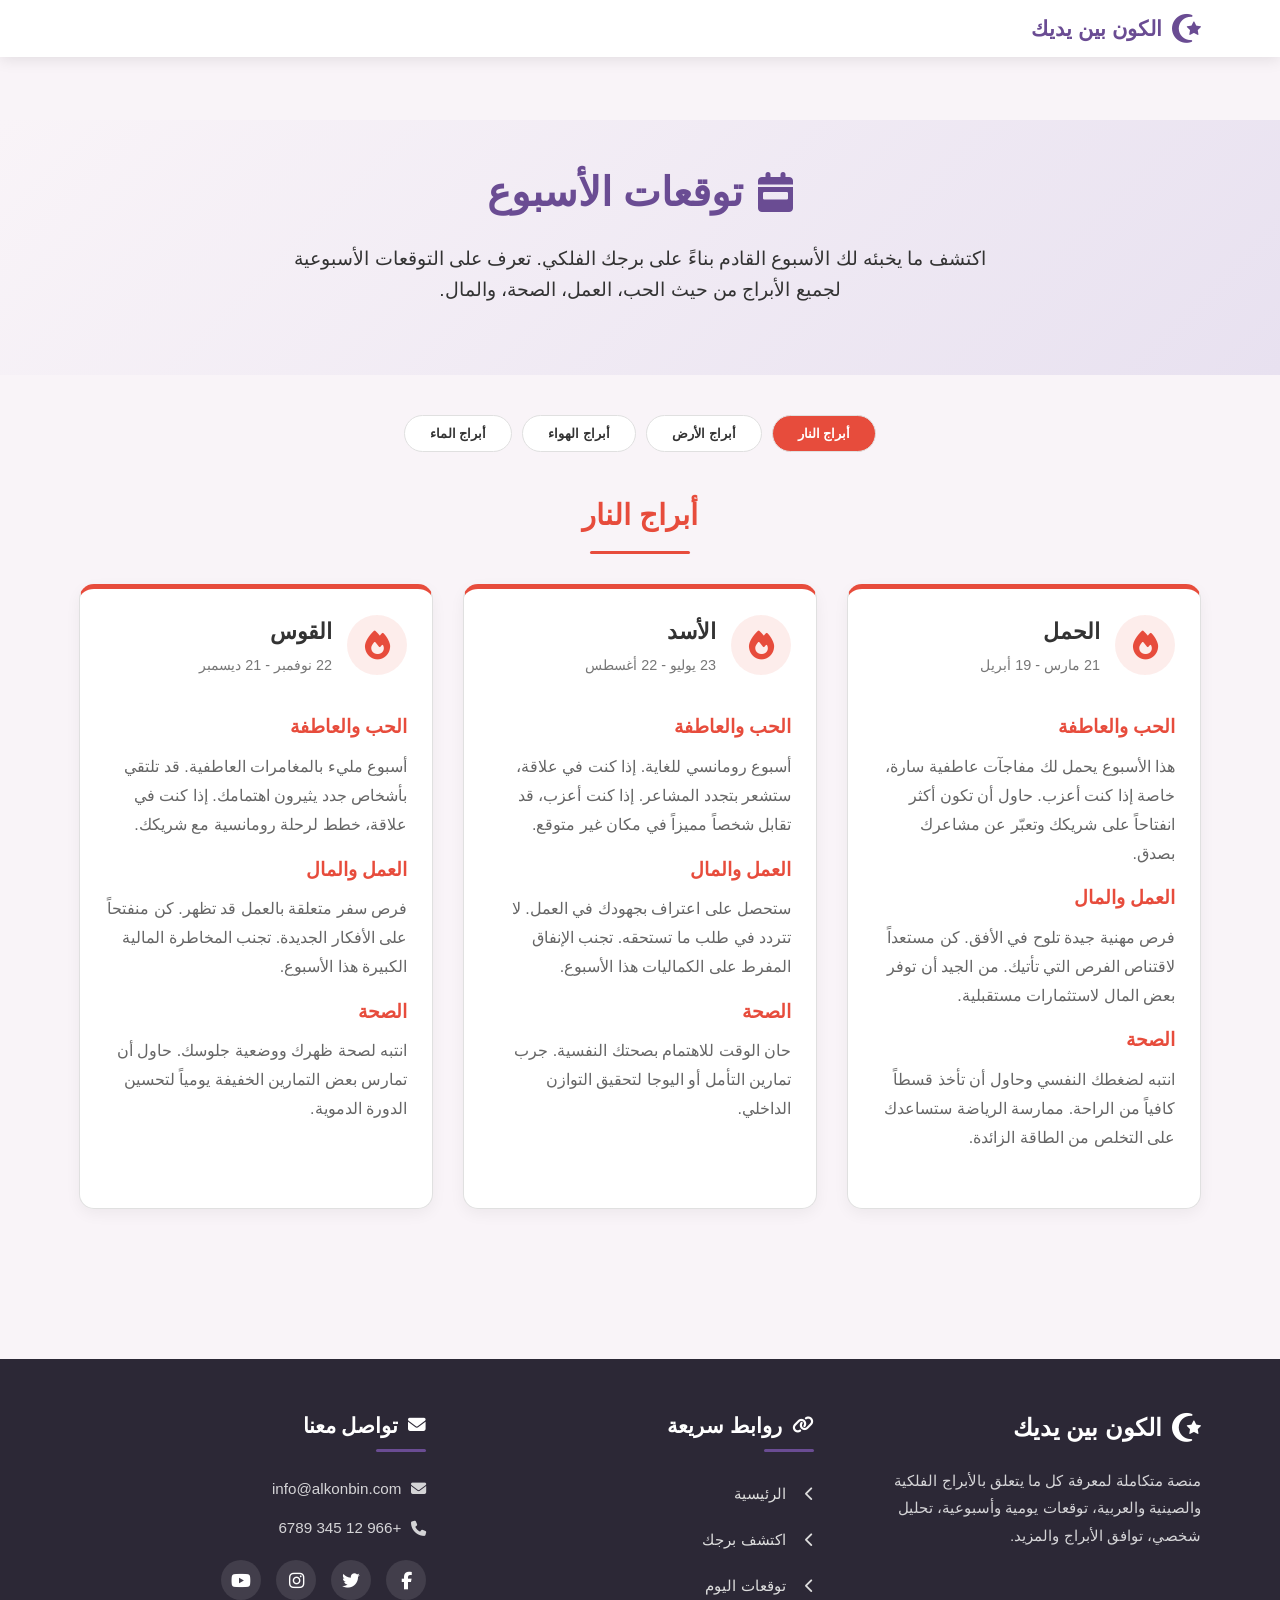
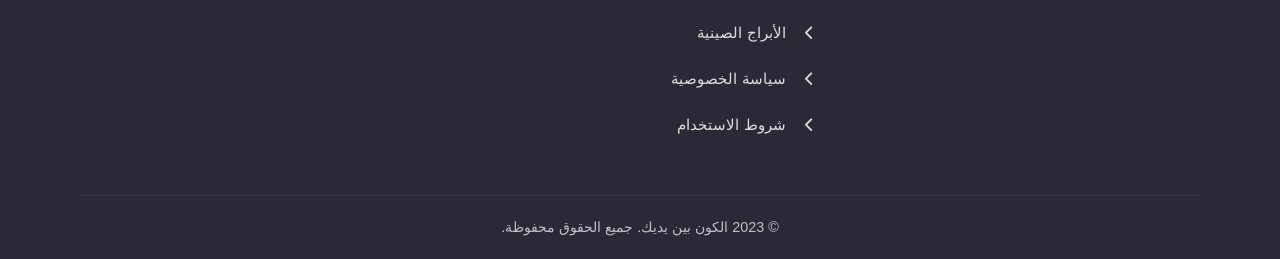
<file: weekly-horoscope.html>
<!DOCTYPE html>
<html lang="ar" dir="rtl">
<head>
    <meta charset="UTF-8">
    <meta name="viewport" content="width=device-width, initial-scale=1.0">
    <title>الكون بين يديك - توقعات الأسبوع</title>
    <link rel="stylesheet" href="https://cdnjs.cloudflare.com/ajax/libs/font-awesome/6.4.0/css/all.min.css">
    <style>
        :root {
            --primary-color: #6a4c93;
            --primary-light: #8a6cb3;
            --secondary-color: #8a5a44;
            --chinese-color: #c52a2a;
            --text-color: #333;
            --light-bg: #f9f4f8;
            --dark-bg: #2c2836;
            --white: #ffffff;
            --gray: #f5f5f5;
            --dark-gray: #e0e0e0;
            --fire-color: #e74c3c;
            --earth-color: #8a5a44;
            --air-color: #3498db;
            --water-color: #2980b9;
        }

        * {
            margin: 0;
            padding: 0;
            box-sizing: border-box;
            font-family: 'Tajawal', sans-serif;
        }

        body {
            background-color: var(--light-bg);
            color: var(--text-color);
            line-height: 1.6;
        }

        .container {
            width: 90%;
            max-width: 1200px;
            margin: 0 auto;
            padding: 0 15px;
        }

        /* شريط التنقل */
        .main-header {
            background-color: var(--white);
            box-shadow: 0 2px 15px rgba(0,0,0,0.1);
            position: fixed;
            width: 100%;
            top: 0;
            z-index: 1000;
            padding: 12px 0;
        }

        .header-container {
            display: flex;
            justify-content: space-between;
            align-items: center;
        }

        .logo {
            display: flex;
            align-items: center;
            gap: 10px;
            font-size: 1.3rem;
            font-weight: 700;
            color: var(--primary-color);
            text-decoration: none;
        }

        .logo-icon {
            font-size: 1.8rem;
            color: var(--primary-color);
        }

        .mobile-menu-btn {
            display: none;
            flex-direction: column;
            justify-content: space-between;
            width: 30px;
            height: 22px;
            cursor: pointer;
        }

        .mobile-menu-btn span {
            display: block;
            width: 100%;
            height: 3px;
            background-color: var(--primary-color);
            border-radius: 3px;
            transition: all 0.3s;
        }

        /* القائمة الجانبية */
        .sidebar {
            position: fixed;
            top: 80px;
            right: -300px;
            width: 280px;
            height: calc(100vh - 80px);
            background-color: var(--white);
            box-shadow: -5px 5px 15px rgba(0,0,0,0.1);
            transition: all 0.3s ease;
            z-index: 999;
            overflow-y: auto;
        }

        .sidebar.active {
            right: 0;
        }

        .sidebar-nav {
            padding: 20px;
        }

        .sidebar-nav ul {
            list-style: none;
        }

        .sidebar-nav li {
            margin-bottom: 15px;
        }

        .sidebar-nav a {
            color: var(--text-color);
            font-weight: 500;
            transition: all 0.3s;
            padding: 8px 0;
            position: relative;
            display: flex;
            align-items: center;
            gap: 12px;
            text-decoration: none;
        }

        .sidebar-nav a:hover,
        .sidebar-nav a.active {
            color: var(--primary-color);
        }

        .sidebar-nav a.active:after {
            content: '';
            position: absolute;
            bottom: 0;
            right: 0;
            width: 100%;
            height: 2px;
            background: linear-gradient(90deg, var(--primary-color), transparent);
            border-radius: 2px;
        }

        .sidebar-nav i {
            font-size: 1.1rem;
            width: 24px;
            text-align: center;
        }

        /* المحتوى الرئيسي */
        .main-content {
            margin-top: 80px;
            padding: 40px 0;
        }

        /* قسم البانر */
        .page-header {
            padding: 40px 0;
            text-align: center;
            position: relative;
            overflow: hidden;
            background: linear-gradient(135deg, #f9f4f8 0%, #e8e1f0 100%);
            margin-bottom: 40px;
        }

        .page-header h1 {
            font-size: 2.5rem;
            color: var(--primary-color);
            margin-bottom: 20px;
            display: flex;
            align-items: center;
            justify-content: center;
            gap: 15px;
        }

        .page-header p {
            font-size: 1.2rem;
            color: var(--text-color);
            margin-bottom: 30px;
            max-width: 700px;
            margin-left: auto;
            margin-right: auto;
        }

        /* توقعات الأسبوع */
        .horoscope-tabs {
            display: flex;
            justify-content: center;
            margin-bottom: 30px;
            flex-wrap: wrap;
            gap: 10px;
        }

        .tab-btn {
            padding: 10px 25px;
            background-color: var(--white);
            border: 1px solid var(--dark-gray);
            border-radius: 30px;
            cursor: pointer;
            transition: all 0.3s;
            font-weight: 600;
            color: var(--text-color);
        }

        .tab-btn:hover {
            background-color: var(--primary-color);
            color: var(--white);
            transform: translateY(-3px);
        }

        .tab-btn.active {
            background-color: var(--primary-color);
            color: var(--white);
        }

        .fire-btn.active {
            background-color: var(--fire-color);
        }

        .earth-btn.active {
            background-color: var(--earth-color);
        }

        .air-btn.active {
            background-color: var(--air-color);
        }

        .water-btn.active {
            background-color: var(--water-color);
        }

        .horoscope-content {
            display: none;
        }

        .horoscope-content.active {
            display: block;
            animation: fadeIn 0.5s ease;
        }

        .zodiac-signs {
            display: grid;
            grid-template-columns: repeat(auto-fit, minmax(300px, 1fr));
            gap: 30px;
            margin-bottom: 50px;
        }

        .zodiac-card {
            background-color: var(--white);
            border-radius: 15px;
            padding: 25px;
            box-shadow: 0 5px 15px rgba(0,0,0,0.05);
            transition: all 0.3s;
            border: 1px solid var(--dark-gray);
        }

        .zodiac-card.fire {
            border-top: 5px solid var(--fire-color);
        }

        .zodiac-card.earth {
            border-top: 5px solid var(--earth-color);
        }

        .zodiac-card.air {
            border-top: 5px solid var(--air-color);
        }

        .zodiac-card.water {
            border-top: 5px solid var(--water-color);
        }

        .zodiac-card-header {
            display: flex;
            align-items: center;
            margin-bottom: 20px;
            gap: 15px;
        }

        .zodiac-icon {
            width: 60px;
            height: 60px;
            background-color: var(--light-bg);
            border-radius: 50%;
            display: flex;
            align-items: center;
            justify-content: center;
            font-size: 1.8rem;
        }

        .fire .zodiac-icon {
            color: var(--fire-color);
            background-color: rgba(231, 76, 60, 0.1);
        }

        .earth .zodiac-icon {
            color: var(--earth-color);
            background-color: rgba(138, 90, 68, 0.1);
        }

        .air .zodiac-icon {
            color: var(--air-color);
            background-color: rgba(52, 152, 219, 0.1);
        }

        .water .zodiac-icon {
            color: var(--water-color);
            background-color: rgba(41, 128, 185, 0.1);
        }

        .zodiac-title {
            font-size: 1.4rem;
            color: var(--text-color);
        }

        .zodiac-dates {
            font-size: 0.9rem;
            color: #777;
            margin-top: 5px;
        }

        .zodiac-content {
            padding: 15px 0;
        }

        .zodiac-content h3 {
            color: var(--primary-color);
            margin-bottom: 10px;
            font-size: 1.2rem;
        }

        .fire .zodiac-content h3 {
            color: var(--fire-color);
        }

        .earth .zodiac-content h3 {
            color: var(--earth-color);
        }

        .air .zodiac-content h3 {
            color: var(--air-color);
        }

        .water .zodiac-content h3 {
            color: var(--water-color);
        }

        .zodiac-content p {
            color: #666;
            line-height: 1.8;
            margin-bottom: 15px;
        }

        .element-title {
            text-align: center;
            margin: 40px 0 30px;
            font-size: 1.8rem;
            position: relative;
            padding-bottom: 15px;
        }

        .element-title:after {
            content: '';
            position: absolute;
            bottom: 0;
            right: 50%;
            transform: translateX(50%);
            width: 100px;
            height: 3px;
            border-radius: 3px;
        }

        .fire-title {
            color: var(--fire-color);
        }

        .fire-title:after {
            background-color: var(--fire-color);
        }

        .earth-title {
            color: var(--earth-color);
        }

        .earth-title:after {
            background-color: var(--earth-color);
        }

        .air-title {
            color: var(--air-color);
        }

        .air-title:after {
            background-color: var(--air-color);
        }

        .water-title {
            color: var(--water-color);
        }

        .water-title:after {
            background-color: var(--water-color);
        }

        /* تأثيرات الحركة */
        @keyframes fadeIn {
            from { opacity: 0; }
            to { opacity: 1; }
        }

        /* الفوتر */
        .main-footer {
            background-color: var(--dark-bg);
            color: var(--white);
            padding: 50px 0 20px;
            margin-top: 60px;
        }

        .footer-grid {
            display: grid;
            grid-template-columns: repeat(auto-fit, minmax(250px, 1fr));
            gap: 40px;
            margin-bottom: 40px;
        }

        .footer-logo {
            display: flex;
            align-items: center;
            gap: 10px;
            font-size: 1.5rem;
            font-weight: 700;
            color: var(--white);
            margin-bottom: 20px;
            text-decoration: none;
        }

        .footer-logo i {
            font-size: 1.8rem;
        }

        .footer-about p {
            line-height: 1.8;
            opacity: 0.8;
            font-size: 0.95rem;
        }

        .footer-links h3,
        .footer-contact h3 {
            font-size: 1.3rem;
            margin-bottom: 25px;
            position: relative;
            padding-bottom: 10px;
            display: flex;
            align-items: center;
            gap: 10px;
        }

        .footer-links h3 i,
        .footer-contact h3 i {
            font-size: 1.1rem;
        }

        .footer-links h3:after,
        .footer-contact h3:after {
            content: '';
            position: absolute;
            bottom: 0;
            right: 0;
            width: 50px;
            height: 3px;
            background-color: var(--primary-color);
            border-radius: 2px;
        }

        .footer-links ul {
            list-style: none;
        }

        .footer-links li {
            margin-bottom: 12px;
        }

        .footer-links a {
            color: #ddd;
            transition: all 0.3s;
            display: flex;
            align-items: center;
            gap: 8px;
            padding: 5px 0;
            font-size: 0.95rem;
            text-decoration: none;
        }

        .footer-links a:hover {
            color: var(--white);
            padding-right: 10px;
        }

        .footer-links a i {
            font-size: 0.9rem;
            width: 20px;
        }

        .footer-contact p {
            margin-bottom: 15px;
            opacity: 0.8;
            font-size: 0.95rem;
            display: flex;
            align-items: center;
            gap: 10px;
        }

        .social-links {
            display: flex;
            gap: 15px;
            margin-top: 20px;
        }

        .social-links a {
            display: flex;
            align-items: center;
            justify-content: center;
            width: 40px;
            height: 40px;
            background-color: rgba(255,255,255,0.1);
            border-radius: 50%;
            transition: all 0.3s;
            text-decoration: none;
            color: var(--white);
        }

        .social-links a:hover {
            background-color: var(--primary-color);
            transform: translateY(-3px);
        }

        .social-links i {
            font-size: 1.1rem;
        }

        .copyright {
            text-align: center;
            padding-top: 20px;
            border-top: 1px solid rgba(255,255,255,0.1);
            opacity: 0.7;
            font-size: 0.9rem;
        }

        /* تصميم متجاوب */
        @media (max-width: 992px) {
            .page-header h1 {
                font-size: 2rem;
            }
            
            .page-header p {
                font-size: 1.1rem;
            }
            
            .mobile-menu-btn {
                display: flex;
            }
        }

        @media (max-width: 768px) {
            .zodiac-signs {
                grid-template-columns: 1fr;
            }
            
            .horoscope-tabs {
                flex-direction: column;
                align-items: center;
            }
            
            .tab-btn {
                width: 100%;
                max-width: 250px;
                text-align: center;
            }
        }

        @media (max-width: 576px) {
            .page-header h1 {
                font-size: 1.8rem;
            }
            
            .zodiac-card {
                padding: 20px;
            }
            
            .zodiac-icon {
                width: 50px;
                height: 50px;
                font-size: 1.5rem;
            }
            
            .zodiac-title {
                font-size: 1.2rem;
            }
        }
    </style>
</head>
<body>
    <!-- شريط التنقل -->
    <header class="main-header">
        <div class="container header-container">
            <a href="index.html" class="logo">
                <i class="fas fa-star-and-crescent logo-icon"></i>
                <span>الكون بين يديك</span>
            </a>
            <div class="mobile-menu-btn">
                <span></span>
                <span></span>
                <span></span>
            </div>
        </div>
    </header>

    <!-- القائمة الجانبية -->
    <nav class="sidebar">
        <div class="sidebar-nav">
            <ul>
                <li><a href="index.html"><i class="fas fa-home"></i> الرئيسية</a></li>
                <li><a href="discover.html"><i class="fas fa-search"></i> اكتشف برجك</a></li>
                <li><a href="chinese-discover.html"><i class="fas fa-dragon"></i> اكتشف برجك الصيني</a></li>
                <li><a href="compatibility.html"><i class="fas fa-heart"></i> توافق الأبراج</a></li>
                <li><a href="daily-horoscope.html"><i class="fas fa-sun"></i> توقعات اليوم</a></li>
                <li><a href="weekly-horoscope.html" class="active"><i class="fas fa-calendar-week"></i> توقعات الأسبوع</a></li>
                <li><a href="chinese-zodiac.html"><i class="fas fa-dragon"></i> الأبراج الصينية</a></li>
                <li><a href="arabic-zodiac.html"><i class="fas fa-moon"></i> الأبراج العربية</a></li>
                <li><a href="articles.html"><i class="fas fa-newspaper"></i> المقالات</a></li>
                <li><a href="learn.html"><i class="fas fa-book-open"></i> تعلم الأبراج</a></li>
                <li><a href="privacy.html"><i class="fas fa-shield-alt"></i> سياسة الخصوصية</a></li>
                <li><a href="terms.html"><i class="fas fa-file-contract"></i> شروط الاستخدام</a></li>
                <li><a href="about.html"><i class="fas fa-info-circle"></i> عن الموقع</a></li>
                <li><a href="contact.html"><i class="fas fa-envelope"></i> اتصل بنا</a></li>
            </ul>
        </div>
    </nav>

    <!-- المحتوى الرئيسي -->
    <main class="main-content">
        <!-- عنوان الصفحة -->
        <section class="page-header">
            <div class="container">
                <h1>
                    <i class="fas fa-calendar-week"></i>
                    توقعات الأسبوع
                </h1>
                <p>
                    اكتشف ما يخبئه لك الأسبوع القادم بناءً على برجك الفلكي. تعرف على التوقعات الأسبوعية لجميع الأبراج من حيث الحب، العمل، الصحة، والمال.
                </p>
            </div>
        </section>

        <!-- توقعات الأسبوع -->
        <section class="container">
            <!-- أزرار التبويب حسب العناصر -->
            <div class="horoscope-tabs">
                <button class="tab-btn fire-btn active" data-tab="fire">أبراج النار</button>
                <button class="tab-btn earth-btn" data-tab="earth">أبراج الأرض</button>
                <button class="tab-btn air-btn" data-tab="air">أبراج الهواء</button>
                <button class="tab-btn water-btn" data-tab="water">أبراج الماء</button>
            </div>

            <!-- محتوى أبراج النار -->
            <div class="horoscope-content fire active">
                <h2 class="element-title fire-title">أبراج النار</h2>
                <div class="zodiac-signs">
                    <!-- برج الحمل -->
                    <div class="zodiac-card fire">
                        <div class="zodiac-card-header">
                            <div class="zodiac-icon">
                                <i class="fas fa-fire"></i>
                            </div>
                            <div>
                                <h3 class="zodiac-title">الحمل</h3>
                                <p class="zodiac-dates">21 مارس - 19 أبريل</p>
                            </div>
                        </div>
                        <div class="zodiac-content">
                            <h3>الحب والعاطفة</h3>
                            <p>هذا الأسبوع يحمل لك مفاجآت عاطفية سارة، خاصة إذا كنت أعزب. حاول أن تكون أكثر انفتاحاً على شريكك وتعبّر عن مشاعرك بصدق.</p>
                            
                            <h3>العمل والمال</h3>
                            <p>فرص مهنية جيدة تلوح في الأفق. كن مستعداً لاقتناص الفرص التي تأتيك. من الجيد أن توفر بعض المال لاستثمارات مستقبلية.</p>
                            
                            <h3>الصحة</h3>
                            <p>انتبه لضغطك النفسي وحاول أن تأخذ قسطاً كافياً من الراحة. ممارسة الرياضة ستساعدك على التخلص من الطاقة الزائدة.</p>
                        </div>
                    </div>
                    
                    <!-- برج الأسد -->
                    <div class="zodiac-card fire">
                        <div class="zodiac-card-header">
                            <div class="zodiac-icon">
                                <i class="fas fa-fire"></i>
                            </div>
                            <div>
                                <h3 class="zodiac-title">الأسد</h3>
                                <p class="zodiac-dates">23 يوليو - 22 أغسطس</p>
                            </div>
                        </div>
                        <div class="zodiac-content">
                            <h3>الحب والعاطفة</h3>
                            <p>أسبوع رومانسي للغاية. إذا كنت في علاقة، ستشعر بتجدد المشاعر. إذا كنت أعزب، قد تقابل شخصاً مميزاً في مكان غير متوقع.</p>
                            
                            <h3>العمل والمال</h3>
                            <p>ستحصل على اعتراف بجهودك في العمل. لا تتردد في طلب ما تستحقه. تجنب الإنفاق المفرط على الكماليات هذا الأسبوع.</p>
                            
                            <h3>الصحة</h3>
                            <p>حان الوقت للاهتمام بصحتك النفسية. جرب تمارين التأمل أو اليوجا لتحقيق التوازن الداخلي.</p>
                        </div>
                    </div>
                    
                    <!-- برج القوس -->
                    <div class="zodiac-card fire">
                        <div class="zodiac-card-header">
                            <div class="zodiac-icon">
                                <i class="fas fa-fire"></i>
                            </div>
                            <div>
                                <h3 class="zodiac-title">القوس</h3>
                                <p class="zodiac-dates">22 نوفمبر - 21 ديسمبر</p>
                            </div>
                        </div>
                        <div class="zodiac-content">
                            <h3>الحب والعاطفة</h3>
                            <p>أسبوع مليء بالمغامرات العاطفية. قد تلتقي بأشخاص جدد يثيرون اهتمامك. إذا كنت في علاقة، خطط لرحلة رومانسية مع شريكك.</p>
                            
                            <h3>العمل والمال</h3>
                            <p>فرص سفر متعلقة بالعمل قد تظهر. كن منفتحاً على الأفكار الجديدة. تجنب المخاطرة المالية الكبيرة هذا الأسبوع.</p>
                            
                            <h3>الصحة</h3>
                            <p>انتبه لصحة ظهرك ووضعية جلوسك. حاول أن تمارس بعض التمارين الخفيفة يومياً لتحسين الدورة الدموية.</p>
                        </div>
                    </div>
                </div>
            </div>

            <!-- محتوى أبراج الأرض -->
            <div class="horoscope-content earth">
                <h2 class="element-title earth-title">أبراج الأرض</h2>
                <div class="zodiac-signs">
                    <!-- برج الثور -->
                    <div class="zodiac-card earth">
                        <div class="zodiac-card-header">
                            <div class="zodiac-icon">
                                <i class="fas fa-mountain"></i>
                            </div>
                            <div>
                                <h3 class="zodiac-title">الثور</h3>
                                <p class="zodiac-dates">20 أبريل - 20 مايو</p>
                            </div>
                        </div>
                        <div class="zodiac-content">
                            <h3>الحب والعاطفة</h3>
                            <p>أسبوع مستقر عاطفياً. إذا كنت في علاقة، ستشعر بمزيد من الأمان والاستقرار. إذا كنت أعزب، قد تلتقي بشخص يشاركك قيمك.</p>
                            
                            <h3>العمل والمال</h3>
                            <p>فرص مالية جيدة تلوح في الأفق. قد تحصل على عرض عمل جديد أو زيادة في الراتب. هذا وقت جيد للاستثمار في العقارات.</p>
                            
                            <h3>الصحة</h3>
                            <p>انتبه لنظامك الغذائي وحاول أن تتجنب الأطعمة الدسمة. المشي اليومي سيكون مفيداً لجسمك وعقلك.</p>
                        </div>
                    </div>
                    
                    <!-- برج العذراء -->
                    <div class="zodiac-card earth">
                        <div class="zodiac-card-header">
                            <div class="zodiac-icon">
                                <i class="fas fa-mountain"></i>
                            </div>
                            <div>
                                <h3 class="zodiac-title">العذراء</h3>
                                <p class="zodiac-dates">23 أغسطس - 22 سبتمبر</p>
                            </div>
                        </div>
                        <div class="zodiac-content">
                            <h3>الحب والعاطفة</h3>
                            <p>حاول أن تكون أكثر مرونة في علاقاتك. التواصل الصادق سيساعد في حل أي سوء تفاهم. قد تلتقي بشخص مميز في محيط العمل.</p>
                            
                            <h3>العمل والمال</h3>
                            <p>أسبوع مثمر للغاية في العمل. ستحقق تقدماً في المشاريع التي تعمل عليها. من الجيد أن تبدأ في تخطيط ميزانيتك للشهر القادم.</p>
                            
                            <h3>الصحة</h3>
                            <p>انتبه لصحة جهازك الهضمي. حاول أن تشرب كميات كافية من الماء وتناول الأطعمة الغنية بالألياف.</p>
                        </div>
                    </div>
                    
                    <!-- برج الجدي -->
                    <div class="zodiac-card earth">
                        <div class="zodiac-card-header">
                            <div class="zodiac-icon">
                                <i class="fas fa-mountain"></i>
                            </div>
                            <div>
                                <h3 class="zodiac-title">الجدي</h3>
                                <p class="zodiac-dates">22 ديسمبر - 19 يناير</p>
                            </div>
                        </div>
                        <div class="zodiac-content">
                            <h3>الحب والعاطفة</h3>
                            <p>قد تحتاج إلى إعادة تقييم لعلاقاتك هذا الأسبوع. حاول أن تفتح قلبك أكثر للآخرين. إذا كنت أعزب، قد تقابل شريكاً محتملاً عبر الأصدقاء.</p>
                            
                            <h3>العمل والمال</h3>
                            <p>أسبوع جيد للتقدم في العمل وتحقيق الأهداف. لا تتردد في طلب المساعدة إذا احتجت إليها. تجنب القروض المالية هذا الأسبوع.</p>
                            
                            <h3>الصحة</h3>
                            <p>انتبه لصحة عظامك ومفاصلك. حاول أن تمارس تمارين التمدد بانتظام وتناول الأطعمة الغنية بالكالسيوم.</p>
                        </div>
                    </div>
                </div>
            </div>

            <!-- محتوى أبراج الهواء -->
            <div class="horoscope-content air">
                <h2 class="element-title air-title">أبراج الهواء</h2>
                <div class="zodiac-signs">
                    <!-- برج الجوزاء -->
                    <div class="zodiac-card air">
                        <div class="zodiac-card-header">
                            <div class="zodiac-icon">
                                <i class="fas fa-wind"></i>
                            </div>
                            <div>
                                <h3 class="zodiac-title">الجوزاء</h3>
                                <p class="zodiac-dates">21 مايو - 20 يونيو</p>
                            </div>
                        </div>
                        <div class="zodiac-content">
                            <h3>الحب والعاطفة</h3>
                            <p>أسبوع اجتماعي للغاية. قد تلتقي بأشخاص جدد يثرون حياتك. إذا كنت في علاقة، حاول أن تخصص وقتاً للحديث عن مشاعرك بصراحة.</p>
                            
                            <h3>العمل والمال</h3>
                            <p>فرص جديدة للتعلم والتطور المهني. قد تحصل على عرض عمل مثير للاهتمام. كن حذراً في التعاملات المالية وتجنب المخاطرة.</p>
                            
                            <h3>الصحة</h3>
                            <p>انتبه لصحة رئتيك وتجنب الأماكن الملوثة. تمارين التنفس ستساعدك على الاسترخاء وتحسين صحتك العامة.</p>
                        </div>
                    </div>
                    
                    <!-- برج الميزان -->
                    <div class="zodiac-card air">
                        <div class="zodiac-card-header">
                            <div class="zodiac-icon">
                                <i class="fas fa-wind"></i>
                            </div>
                            <div>
                                <h3 class="zodiac-title">الميزان</h3>
                                <p class="zodiac-dates">23 سبتمبر - 22 أكتوبر</p>
                            </div>
                        </div>
                        <div class="zodiac-content">
                            <h3>الحب والعاطفة</h3>
                            <p>أسبوع متناغم عاطفياً. إذا كنت في علاقة، ستشعر بتوازن وتفاهم مع شريكك. إذا كنت أعزب، قد تقابل شخصاً يجذبك فكرياً.</p>
                            
                            <h3>العمل والمال</h3>
                            <p>تعاون ناجح مع الزملاء سيساعدك في إنجاز مهامك. قد تحصل على دعم مالي لمشروعك. حاول أن توازن بين دخلك وإنفاقك.</p>
                            
                            <h3>الصحة</h3>
                            <p>حاول أن تحافظ على توازنك الداخلي. اليوجا أو التأمل سيكونان مفيدين لك. انتبه لصحة كليتيك وتناول كميات كافية من الماء.</p>
                        </div>
                    </div>
                    
                    <!-- برج الدلو -->
                    <div class="zodiac-card air">
                        <div class="zodiac-card-header">
                            <div class="zodiac-icon">
                                <i class="fas fa-wind"></i>
                            </div>
                            <div>
                                <h3 class="zodiac-title">الدلو</h3>
                                <p class="zodiac-dates">20 يناير - 18 فبراير</p>
                            </div>
                        </div>
                        <div class="zodiac-content">
                            <h3>الحب والعاطفة</h3>
                            <p>أسبوع غير تقليدي في العلاقات. قد تنجذب إلى شخص مختلف عنك. إذا كنت في علاقة، حاول أن تضيف بعض التجديد لعلاقتك.</p>
                            
                            <h3>العمل والمال</h3>
                            <p>أفكار مبتكرة قد تأتيك هذا الأسبوع. لا تخف من تجربة أساليب جديدة في العمل. قد تحصل على دخل إضافي من مصدر غير متوقع.</p>
                            
                            <h3>الصحة</h3>
                            <p>انتبه لصحة دورتك الدموية. حاول أن تمارس الرياضة بانتظام وتناول الأطعمة المفيدة للقلب. تجنب التوتر الزائد.</p>
                        </div>
                    </div>
                </div>
            </div>

            <!-- محتوى أبراج الماء -->
            <div class="horoscope-content water">
                <h2 class="element-title water-title">أبراج الماء</h2>
                <div class="zodiac-signs">
                    <!-- برج السرطان -->
                    <div class="zodiac-card water">
                        <div class="zodiac-card-header">
                            <div class="zodiac-icon">
                                <i class="fas fa-tint"></i>
                            </div>
                            <div>
                                <h3 class="zodiac-title">السرطان</h3>
                                <p class="zodiac-dates">21 يونيو - 22 يوليو</p>
                            </div>
                        </div>
                        <div class="zodiac-content">
                            <h3>الحب والعاطفة</h3>
                            <p>أسبوع عاطفي للغاية. قد تشعر بحاجة للتقرب من أحبائك. إذا كنت في علاقة، ستشعر بمزيد من الألفة مع شريكك.</p>
                            
                            <h3>العمل والمال</h3>
                            <p>حاول أن توازن بين عملك وحياتك الشخصية. قد تحصل على فرصة لزيادة دخلك. كن حذراً في الإنفاق هذا الأسبوع.</p>
                            
                            <h3>الصحة</h3>
                            <p>انتبه لصحتك النفسية. حاول أن تعبر عن مشاعرك بدلاً من كبتها. تمارين الاسترخاء ستساعدك على تهدئة أعصابك.</p>
                        </div>
                    </div>
                    
                    <!-- برج العقرب -->
                    <div class="zodiac-card water">
                        <div class="zodiac-card-header">
                            <div class="zodiac-icon">
                                <i class="fas fa-tint"></i>
                            </div>
                            <div>
                                <h3 class="zodiac-title">العقرب</h3>
                                <p class="zodiac-dates">23 أكتوبر - 21 نوفمبر</p>
                            </div>
                        </div>
                        <div class="zodiac-content">
                            <h3>الحب والعاطفة</h3>
                            <p>أسبوع مكثف عاطفياً. قد تكتشف أموراً جديدة عن شريكك أو عن نفسك. حاول أن تكون صادقاً في مشاعرك.</p>
                            
                            <h3>العمل والمال</h3>
                            <p>قد تواجه بعض التحديات في العمل، لكنك قادر على تخطيها. كن حذراً في الاستثمارات المالية هذا الأسبوع.</p>
                            
                            <h3>الصحة</h3>
                            <p>انتبه لصحة جهازك التناسلي. حاول أن تشرب كميات كافية من الماء وتجنب التوتر الزائد.</p>
                        </div>
                    </div>
                    
                    <!-- برج الحوت -->
                    <div class="zodiac-card water">
                        <div class="zodiac-card-header">
                            <div class="zodiac-icon">
                                <i class="fas fa-tint"></i>
                            </div>
                            <div>
                                <h3 class="zodiac-title">الحوت</h3>
                                <p class="zodiac-dates">19 فبراير - 20 مارس</p>
                            </div>
                        </div>
                        <div class="zodiac-content">
                            <h3>الحب والعاطفة</h3>
                            <p>أسبوع حالم عاطفياً. قد تشعر برغبة في الهروب من الواقع. حاول أن تكون واقعياً في علاقاتك. قد تقابل شخصاً روحانياً.</p>
                            
                            <h3>العمل والمال</h3>
                            <p>إبداعك سيكون في ذروته هذا الأسبوع. استغل هذه الطاقة في العمل. تجنب القروض أو الديون المالية.</p>
                            
                            <h3>الصحة</h3>
                            <p>انتبه لصحة قدميك. حاول أن تمارس تمارين الاسترخاء وتجنب الإفراط في تناول المنبهات.</p>
                        </div>
                    </div>
                </div>
            </div>
        </section>
    </main>

    <!-- الفوتر -->
    <footer class="main-footer">
        <div class="container">
            <div class="footer-grid">
                <div class="footer-about">
                    <a href="index.html" class="footer-logo">
                        <i class="fas fa-star-and-crescent"></i>
                        <span>الكون بين يديك</span>
                    </a>
                    <p>منصة متكاملة لمعرفة كل ما يتعلق بالأبراج الفلكية والصينية والعربية، توقعات يومية وأسبوعية، تحليل شخصي، توافق الأبراج والمزيد.</p>
                </div>
                <div class="footer-links">
                    <h3>
                        <i class="fas fa-link"></i>
                        روابط سريعة
                    </h3>
                    <ul>
                        <li><a href="index.html"><i class="fas fa-chevron-left"></i> الرئيسية</a></li>
                        <li><a href="discover.html"><i class="fas fa-chevron-left"></i> اكتشف برجك</a></li>
                        <li><a href="daily-horoscope.html"><i class="fas fa-chevron-left"></i> توقعات اليوم</a></li>
                        <li><a href="chinese-zodiac.html"><i class="fas fa-chevron-left"></i> الأبراج الصينية</a></li>
                        <li><a href="privacy.html"><i class="fas fa-chevron-left"></i> سياسة الخصوصية</a></li>
                        <li><a href="terms.html"><i class="fas fa-chevron-left"></i> شروط الاستخدام</a></li>
                    </ul>
                </div>
                <div class="footer-contact">
                    <h3>
                        <i class="fas fa-envelope"></i>
                        تواصل معنا
                    </h3>
                    <p>
                        <i class="fas fa-envelope"></i>
                        info@alkonbin.com
                    </p>
                    <p>
                        <i class="fas fa-phone"></i>
                        +966 12 345 6789
                    </p>
                    <div class="social-links">
                        <a href="#"><i class="fab fa-facebook-f"></i></a>
                        <a href="#"><i class="fab fa-twitter"></i></a>
                        <a href="#"><i class="fab fa-instagram"></i></a>
                        <a href="#"><i class="fab fa-youtube"></i></a>
                    </div>
                </div>
            </div>
            <div class="copyright">
                <p>© 2023 الكون بين يديك. جميع الحقوق محفوظة.</p>
            </div>
        </div>
    </footer>

    <!-- السكريبتات -->
    <script>
        // التحكم في القائمة الجانبية
        const mobileMenuBtn = document.querySelector('.mobile-menu-btn');
        const sidebar = document.querySelector('.sidebar');

        mobileMenuBtn.addEventListener('click', () => {
            mobileMenuBtn.classList.toggle('active');
            sidebar.classList.toggle('active');
            
            // تحريك الأشرطة في زر القائمة
            const spans = mobileMenuBtn.querySelectorAll('span');
            if (mobileMenuBtn.classList.contains('active')) {
                spans[0].style.transform = 'translateY(9px) rotate(45deg)';
                spans[1].style.opacity = '0';
                spans[2].style.transform = 'translateY(-9px) rotate(-45deg)';
            } else {
                spans[0].style.transform = '';
                spans[1].style.opacity = '';
                spans[2].style.transform = '';
            }
        });

        // إغلاق القائمة عند النقر خارجها
        document.addEventListener('click', (e) => {
            if (!sidebar.contains(e.target) && !mobileMenuBtn.contains(e.target)) {
                sidebar.classList.remove('active');
                mobileMenuBtn.classList.remove('active');
                
                // إعادة الأشرطة إلى وضعها الطبيعي
                const spans = mobileMenuBtn.querySelectorAll('span');
                spans[0].style.transform = '';
                spans[1].style.opacity = '';
                spans[2].style.transform = '';
            }
        });

        // التحكم في تبويبات الأبراج حسب العناصر
        const tabBtns = document.querySelectorAll('.tab-btn');
        const horoscopeContents = document.querySelectorAll('.horoscope-content');

        tabBtns.forEach(btn => {
            btn.addEventListener('click', () => {
                // إزالة النشاط من جميع الأزرار والمحتويات
                tabBtns.forEach(b => b.classList.remove('active'));
                horoscopeContents.forEach(content => content.classList.remove('active'));
                
                // إضافة النشاط للزر والمحتوى المحدد
                btn.classList.add('active');
                const tabId = btn.getAttribute('data-tab');
                document.querySelector(`.horoscope-content.${tabId}`).classList.add('active');
            });
        });

        // تأثيرات عند التمرير
        window.addEventListener('scroll', () => {
            const cards = document.querySelectorAll('.zodiac-card');
            cards.forEach((card, index) => {
                const cardPosition = card.getBoundingClientRect().top;
                const screenPosition = window.innerHeight / 1.3;
                
                if (cardPosition < screenPosition) {
                    card.style.animation = `fadeIn 0.5s ease forwards ${index * 0.1}s`;
                }
            });
        });
    </script>
</body>
</html>
</file>
